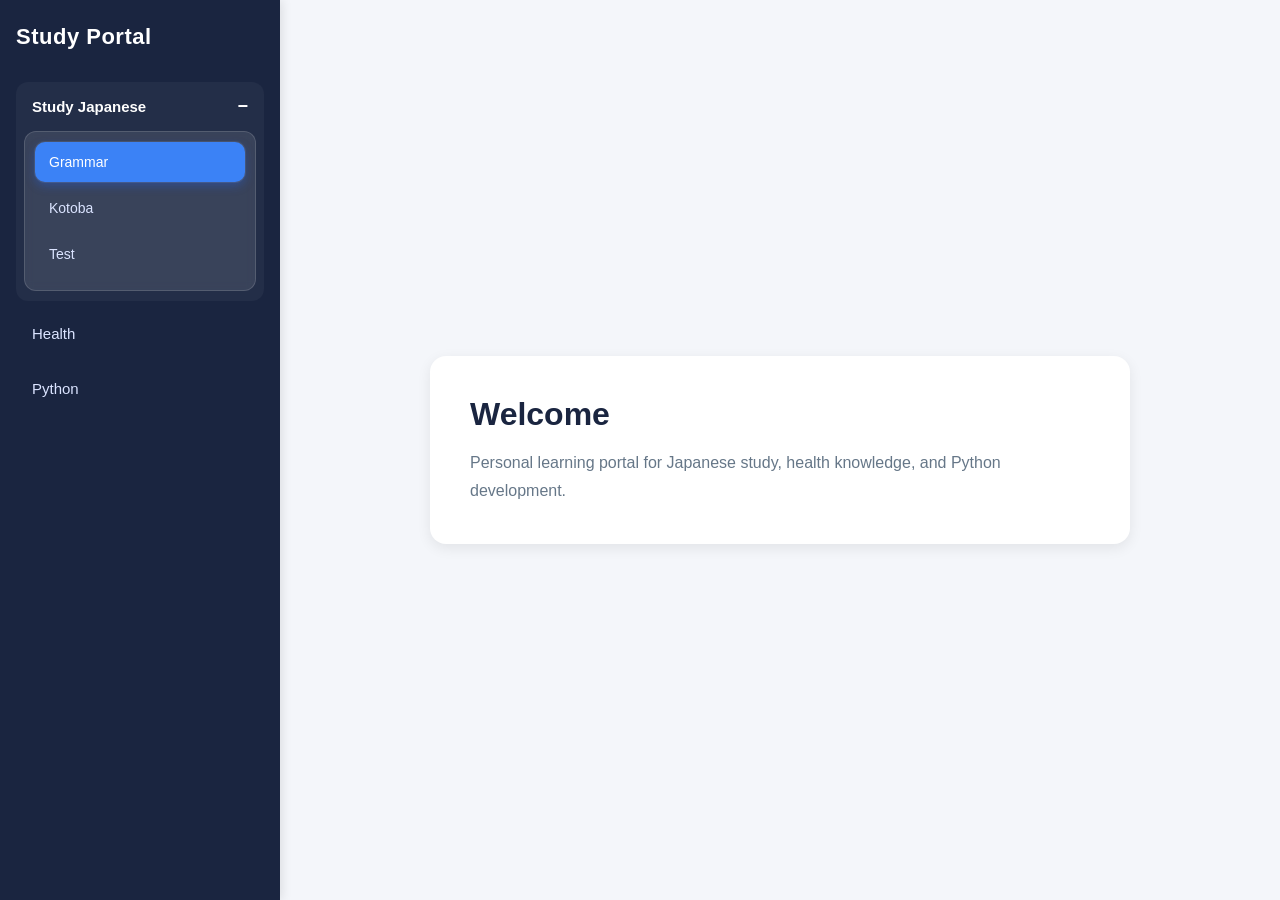
<file: index.html>
<!DOCTYPE html>
<html lang="en">
<head>
  <meta charset="UTF-8" />
  <meta name="viewport" content="width=device-width, initial-scale=1.0" />
  <meta name="theme-color" content="#1a2540">
  <title>Study Portal</title>
  <link rel="stylesheet" href="./css/index.css" />
</head>

<body>

  <div class="layout">

    <!-- Sidebar -->
    <aside class="sidebar">

      <div class="logo">
        Study Portal
      </div>

      <nav class="menu">

        <!-- Study Japanese -->
        <div class="menu-group">

          <button
            class="menu-toggle"
            onclick="toggleJapaneseMenu()"
          >
            <span>Study Japanese</span>

            <span
              class="toggle-icon"
              id="jpToggleIcon"
            >
              −
            </span>
          </button>

          <div
            class="submenu"
            id="jpSubmenu"
          >

            <a
              href="./JP_Study/jp_grammar_v1.html"
              class="active"
            >
              Grammar
            </a>

            <a
              href="./JP_Study/jp_kotoba_v1.html"
            >
              Kotoba
            </a>

            <a
              href="./JP_Study/jp_test_v1.html"
            >
              Test
            </a>

          </div>

        </div>

        <!-- Other -->
        <a href="#" class="menu-link">
          Health
        </a>

        <a href="#" class="menu-link">
          Python
        </a>
      </nav>

    </aside>

    <!-- Main content -->
    <main class="content">

      <div class="welcome-card">

        <h1>Welcome</h1>

        <p>
          Personal learning portal for Japanese study,
          health knowledge, and Python development.
        </p>

      </div>

    </main>

  </div>

  <script>

    function toggleJapaneseMenu(){

      const submenu = document.getElementById("jpSubmenu");
      const icon = document.getElementById("jpToggleIcon");

      if(submenu.style.display === "none"){
        submenu.style.display = "block";
        icon.textContent = "−";
      }else{
        submenu.style.display = "none";
        icon.textContent = "+";
      }
    }

  </script>

</body>
</html>
</file>
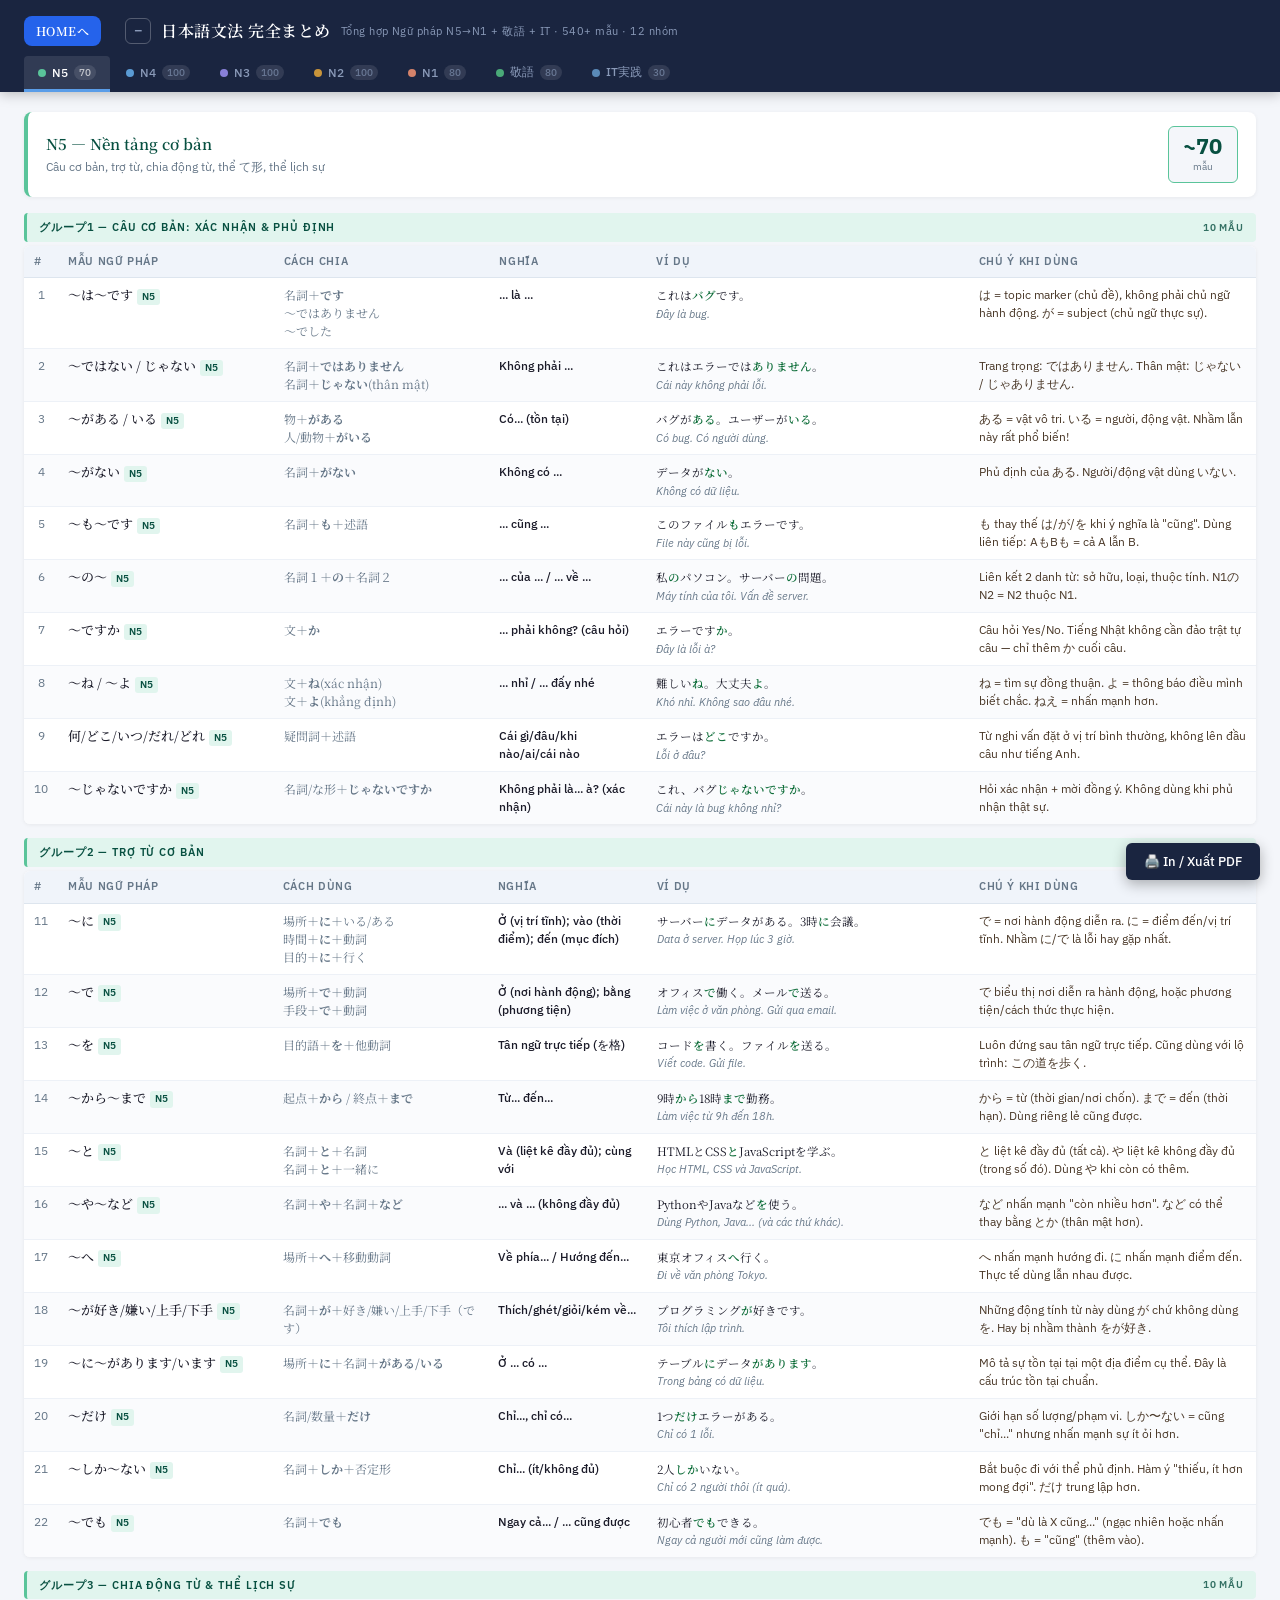
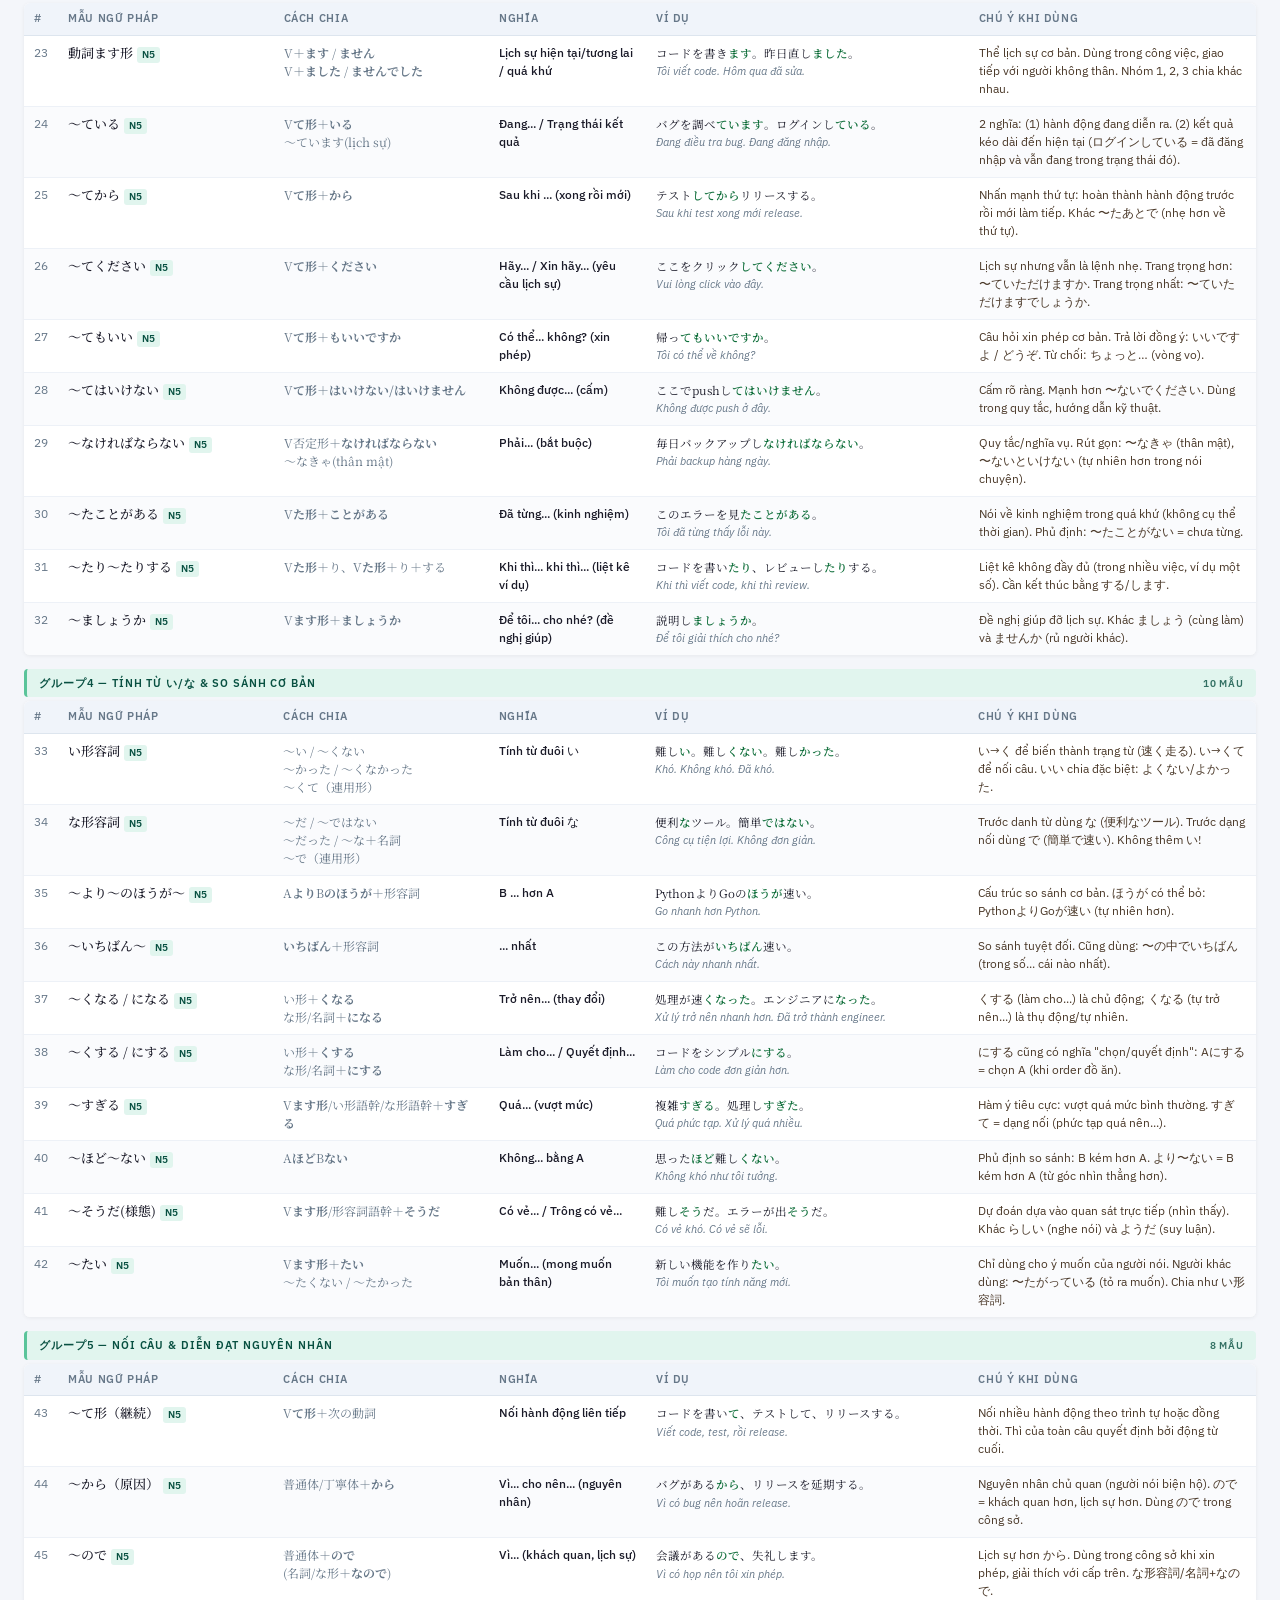
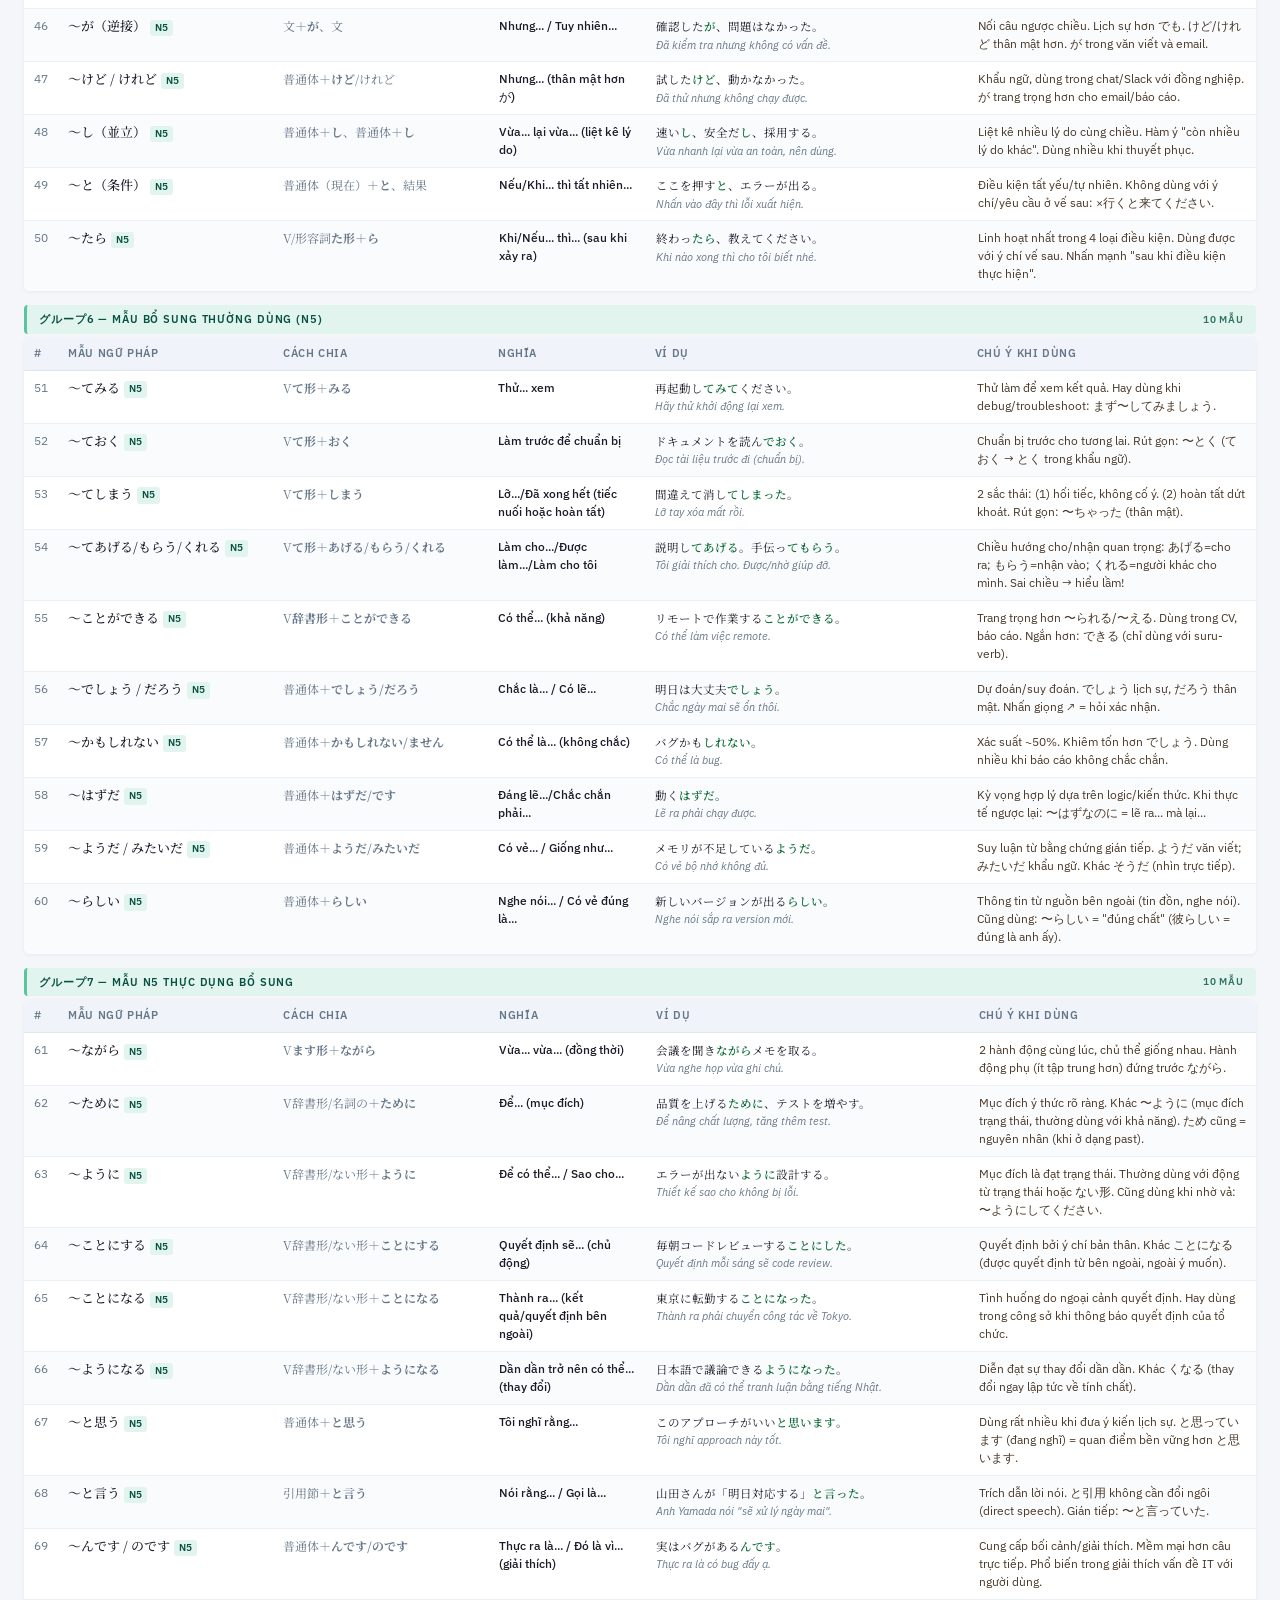
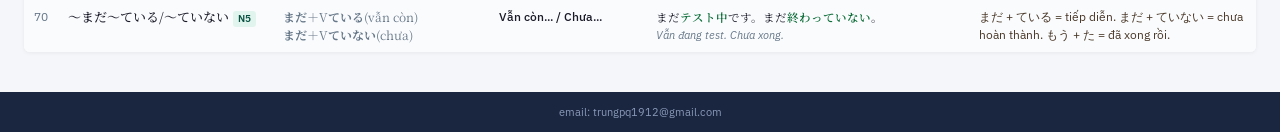
<file: JP_Study/jp_grammar_v1.html>
<!DOCTYPE html>
<html lang="ja">
<head>
<meta charset="UTF-8">
<meta name="viewport" content="width=device-width, initial-scale=1.0">
<meta name="theme-color" content="#1a2540">
<title>日本語文法まとめ — N5→N1 + 敬語</title>
<link rel="preconnect" href="https://fonts.googleapis.com">
<link href="https://fonts.googleapis.com/css2?family=Noto+Serif+JP:wght@400;500;600&family=Noto+Sans+JP:wght@400;500&family=IBM+Plex+Sans:wght@400;500;600&display=swap" rel="stylesheet">
<link rel="stylesheet" href="../css/grammar.css" />
</head>
<body>

<!-- ══════════ HEADER + TABS ══════════ -->
<div class="app-header">
  <div class="app-title">
    <a href="../index.html" class="home-link">HOMEへ</a>
    <button id="grammarCollapseBtn" onclick="toggleGrammarHeader()" title="Ẩn/hiện tabs" style="background:none;border:1px solid rgba(255,255,255,0.25);color:#8a9ab8;border-radius:6px;width:26px;height:26px;font-size:14px;font-weight:700;cursor:pointer;display:inline-flex;align-items:center;justify-content:center;transition:0.15s;margin-left:2px;flex-shrink:0">－</button>
    日本語文法 完全まとめ
    <small id="grammarSubtitle">Tổng hợp Ngữ pháp N5→N1 + 敬語 + IT · 540+ mẫu · 12 nhóm</small>
  </div>
  <div class="tab-bar" id="tabBar">
    <button class="tab-btn active" onclick="showTab('n5',this)"><span class="tab-dot" style="background:var(--n5br)"></span>N5 <span class="tab-count">70</span></button>
    <button class="tab-btn" onclick="showTab('n4',this)"><span class="tab-dot" style="background:var(--n4br)"></span>N4 <span class="tab-count">100</span></button>
    <button class="tab-btn" onclick="showTab('n3',this)"><span class="tab-dot" style="background:var(--n3br)"></span>N3 <span class="tab-count">100</span></button>
    <button class="tab-btn" onclick="showTab('n2',this)"><span class="tab-dot" style="background:var(--n2br)"></span>N2 <span class="tab-count">100</span></button>
    <button class="tab-btn" onclick="showTab('n1',this)"><span class="tab-dot" style="background:var(--n1br)"></span>N1 <span class="tab-count">80</span></button>
    <button class="tab-btn" onclick="showTab('keigo',this)"><span class="tab-dot" style="background:var(--kebr)"></span>敬語 <span class="tab-count">80</span></button>
    <button class="tab-btn" onclick="showTab('it',this)"><span class="tab-dot" style="background:var(--itbr)"></span>IT実践 <span class="tab-count">30</span></button>
  </div>
</div>

<!-- ══════════════════════════════════════════
     TAB: N5
══════════════════════════════════════════ -->
<div class="tab-panel active" id="tab-n5">
<div class="panel-intro" style="border-left-color:var(--n5br)">
  <div>
    <div class="panel-intro-title" style="color:var(--n5c)">N5 — Nền tảng cơ bản</div>
    <div class="panel-intro-desc">Câu cơ bản, trợ từ, chia động từ, thể て形, thể lịch sự</div>
  </div>
  <div class="panel-intro-count" style="border:1px solid var(--n5br)"><div class="num" style="color:var(--n5c)">~70</div><div class="lbl">mẫu</div></div>
</div>

<!-- N5 Group 1: Câu cơ bản -->
<div class="sh sh-n5">グループ1 — Câu cơ bản: Xác nhận & Phủ định<span class="sh-cnt">10 mẫu</span></div>
<table class="gt"><colgroup><col class="cw-num"><col class="cw-pat"><col class="cw-conj"><col class="cw-mean"><col class="cw-ex"><col class="cw-note"></colgroup>
<thead><tr><th>#</th><th>Mẫu ngữ pháp</th><th>Cách chia</th><th>Nghĩa</th><th>Ví dụ</th><th>Chú ý khi dùng</th></tr></thead>
<tbody>
<tr><td class="num">1</td><td><span class="pat">〜は〜です</span><span class="lv lv-n5">N5</span></td><td class="conj">名詞＋<b>です</b><br>～ではありません<br>～でした</td><td class="mean">... là ...</td><td><div class="ex-jp">これは<span class="hl">バグ</span>です。</div><div class="ex-vn">Đây là bug.</div></td><td class="note">は = topic marker (chủ đề), không phải chủ ngữ hành động. が = subject (chủ ngữ thực sự).</td></tr>
<tr><td class="num">2</td><td><span class="pat">〜ではない / じゃない</span><span class="lv lv-n5">N5</span></td><td class="conj">名詞＋<b>ではありません</b><br>名詞＋<b>じゃない</b>(thân mật)</td><td class="mean">Không phải ...</td><td><div class="ex-jp">これはエラーでは<span class="hl">ありません</span>。</div><div class="ex-vn">Cái này không phải lỗi.</div></td><td class="note">Trang trọng: ではありません. Thân mật: じゃない / じゃありません.</td></tr>
<tr><td class="num">3</td><td><span class="pat">〜がある / いる</span><span class="lv lv-n5">N5</span></td><td class="conj">物＋<b>がある</b><br>人/動物＋<b>がいる</b></td><td class="mean">Có... (tồn tại)</td><td><div class="ex-jp">バグが<span class="hl">ある</span>。ユーザーが<span class="hl">いる</span>。</div><div class="ex-vn">Có bug. Có người dùng.</div></td><td class="note">ある = vật vô tri. いる = người, động vật. Nhầm lẫn này rất phổ biến!</td></tr>
<tr><td class="num">4</td><td><span class="pat">〜がない</span><span class="lv lv-n5">N5</span></td><td class="conj">名詞＋<b>がない</b></td><td class="mean">Không có ...</td><td><div class="ex-jp">データが<span class="hl">ない</span>。</div><div class="ex-vn">Không có dữ liệu.</div></td><td class="note">Phủ định của ある. Người/động vật dùng いない.</td></tr>
<tr><td class="num">5</td><td><span class="pat">〜も〜です</span><span class="lv lv-n5">N5</span></td><td class="conj">名詞＋<b>も</b>＋述語</td><td class="mean">... cũng ...</td><td><div class="ex-jp">このファイル<span class="hl">も</span>エラーです。</div><div class="ex-vn">File này cũng bị lỗi.</div></td><td class="note">も thay thế は/が/を khi ý nghĩa là "cũng". Dùng liên tiếp: AもBも = cả A lẫn B.</td></tr>
<tr><td class="num">6</td><td><span class="pat">〜の〜</span><span class="lv lv-n5">N5</span></td><td class="conj">名詞１＋<b>の</b>＋名詞２</td><td class="mean">... của ... / ... về ...</td><td><div class="ex-jp">私<span class="hl">の</span>パソコン。サーバー<span class="hl">の</span>問題。</div><div class="ex-vn">Máy tính của tôi. Vấn đề server.</div></td><td class="note">Liên kết 2 danh từ: sở hữu, loại, thuộc tính. N1のN2 = N2 thuộc N1.</td></tr>
<tr><td class="num">7</td><td><span class="pat">〜ですか</span><span class="lv lv-n5">N5</span></td><td class="conj">文＋<b>か</b></td><td class="mean">... phải không? (câu hỏi)</td><td><div class="ex-jp">エラーです<span class="hl">か</span>。</div><div class="ex-vn">Đây là lỗi à?</div></td><td class="note">Câu hỏi Yes/No. Tiếng Nhật không cần đảo trật tự câu — chỉ thêm か cuối câu.</td></tr>
<tr><td class="num">8</td><td><span class="pat">〜ね / 〜よ</span><span class="lv lv-n5">N5</span></td><td class="conj">文＋<b>ね</b>(xác nhận)<br>文＋<b>よ</b>(khẳng định)</td><td class="mean">... nhỉ / ... đấy nhé</td><td><div class="ex-jp">難しい<span class="hl">ね</span>。大丈夫<span class="hl">よ</span>。</div><div class="ex-vn">Khó nhỉ. Không sao đâu nhé.</div></td><td class="note">ね = tìm sự đồng thuận. よ = thông báo điều mình biết chắc. ねえ = nhấn mạnh hơn.</td></tr>
<tr><td class="num">9</td><td><span class="pat">何/どこ/いつ/だれ/どれ</span><span class="lv lv-n5">N5</span></td><td class="conj">疑問詞＋述語</td><td class="mean">Cái gì/đâu/khi nào/ai/cái nào</td><td><div class="ex-jp">エラーは<span class="hl">どこ</span>ですか。</div><div class="ex-vn">Lỗi ở đâu?</div></td><td class="note">Từ nghi vấn đặt ở vị trí bình thường, không lên đầu câu như tiếng Anh.</td></tr>
<tr><td class="num">10</td><td><span class="pat">〜じゃないですか</span><span class="lv lv-n5">N5</span></td><td class="conj">名詞/な形＋<b>じゃないですか</b></td><td class="mean">Không phải là... à? (xác nhận)</td><td><div class="ex-jp">これ、バグ<span class="hl">じゃないですか</span>。</div><div class="ex-vn">Cái này là bug không nhỉ?</div></td><td class="note">Hỏi xác nhận + mời đồng ý. Không dùng khi phủ nhận thật sự.</td></tr>
</tbody></table>

<!-- N5 Group 2: Trợ từ -->
<div class="sh sh-n5">グループ2 — Trợ từ cơ bản<span class="sh-cnt">12 mẫu</span></div>
<table class="gt"><colgroup><col class="cw-num"><col class="cw-pat"><col class="cw-conj"><col class="cw-mean"><col class="cw-ex"><col class="cw-note"></colgroup>
<thead><tr><th>#</th><th>Mẫu ngữ pháp</th><th>Cách dùng</th><th>Nghĩa</th><th>Ví dụ</th><th>Chú ý khi dùng</th></tr></thead>
<tbody>
<tr><td class="num">11</td><td><span class="pat">〜に</span><span class="lv lv-n5">N5</span></td><td class="conj">場所＋<b>に</b>＋いる/ある<br>時間＋<b>に</b>＋動詞<br>目的＋<b>に</b>＋行く</td><td class="mean">Ở (vị trí tĩnh); vào (thời điểm); đến (mục đích)</td><td><div class="ex-jp">サーバー<span class="hl">に</span>データがある。3時<span class="hl">に</span>会議。</div><div class="ex-vn">Data ở server. Họp lúc 3 giờ.</div></td><td class="note">で = nơi hành động diễn ra. に = điểm đến/vị trí tĩnh. Nhầm に/で là lỗi hay gặp nhất.</td></tr>
<tr><td class="num">12</td><td><span class="pat">〜で</span><span class="lv lv-n5">N5</span></td><td class="conj">場所＋<b>で</b>＋動詞<br>手段＋<b>で</b>＋動詞</td><td class="mean">Ở (nơi hành động); bằng (phương tiện)</td><td><div class="ex-jp">オフィス<span class="hl">で</span>働く。メール<span class="hl">で</span>送る。</div><div class="ex-vn">Làm việc ở văn phòng. Gửi qua email.</div></td><td class="note">で biểu thị nơi diễn ra hành động, hoặc phương tiện/cách thức thực hiện.</td></tr>
<tr><td class="num">13</td><td><span class="pat">〜を</span><span class="lv lv-n5">N5</span></td><td class="conj">目的語＋<b>を</b>＋他動詞</td><td class="mean">Tân ngữ trực tiếp (を格)</td><td><div class="ex-jp">コード<span class="hl">を</span>書く。ファイル<span class="hl">を</span>送る。</div><div class="ex-vn">Viết code. Gửi file.</div></td><td class="note">Luôn đứng sau tân ngữ trực tiếp. Cũng dùng với lộ trình: この道を歩く.</td></tr>
<tr><td class="num">14</td><td><span class="pat">〜から〜まで</span><span class="lv lv-n5">N5</span></td><td class="conj">起点＋<b>から</b> / 終点＋<b>まで</b></td><td class="mean">Từ... đến...</td><td><div class="ex-jp">9時<span class="hl">から</span>18時<span class="hl">まで</span>勤務。</div><div class="ex-vn">Làm việc từ 9h đến 18h.</div></td><td class="note">から = từ (thời gian/nơi chốn). まで = đến (thời hạn). Dùng riêng lẻ cũng được.</td></tr>
<tr><td class="num">15</td><td><span class="pat">〜と</span><span class="lv lv-n5">N5</span></td><td class="conj">名詞＋<b>と</b>＋名詞<br>名詞＋<b>と</b>＋一緒に</td><td class="mean">Và (liệt kê đầy đủ); cùng với</td><td><div class="ex-jp">HTMLとCSS<span class="hl">と</span>JavaScriptを学ぶ。</div><div class="ex-vn">Học HTML, CSS và JavaScript.</div></td><td class="note">と liệt kê đầy đủ (tất cả). や liệt kê không đầy đủ (trong số đó). Dùng や khi còn có thêm.</td></tr>
<tr><td class="num">16</td><td><span class="pat">〜や〜など</span><span class="lv lv-n5">N5</span></td><td class="conj">名詞＋<b>や</b>＋名詞＋<b>など</b></td><td class="mean">... và ... (không đầy đủ)</td><td><div class="ex-jp">PythonやJavaなど<span class="hl">を</span>使う。</div><div class="ex-vn">Dùng Python, Java... (và các thứ khác).</div></td><td class="note">など nhấn mạnh "còn nhiều hơn". など có thể thay bằng とか (thân mật hơn).</td></tr>
<tr><td class="num">17</td><td><span class="pat">〜へ</span><span class="lv lv-n5">N5</span></td><td class="conj">場所＋<b>へ</b>＋移動動詞</td><td class="mean">Về phía... / Hướng đến...</td><td><div class="ex-jp">東京オフィス<span class="hl">へ</span>行く。</div><div class="ex-vn">Đi về văn phòng Tokyo.</div></td><td class="note">へ nhấn mạnh hướng đi. に nhấn mạnh điểm đến. Thực tế dùng lẫn nhau được.</td></tr>
<tr><td class="num">18</td><td><span class="pat">〜が好き/嫌い/上手/下手</span><span class="lv lv-n5">N5</span></td><td class="conj">名詞＋<b>が</b>＋好き/嫌い/上手/下手（です）</td><td class="mean">Thích/ghét/giỏi/kém về...</td><td><div class="ex-jp">プログラミング<span class="hl">が</span>好きです。</div><div class="ex-vn">Tôi thích lập trình.</div></td><td class="note">Những động tính từ này dùng が chứ không dùng を. Hay bị nhầm thành をが好き.</td></tr>
<tr><td class="num">19</td><td><span class="pat">〜に〜があります/います</span><span class="lv lv-n5">N5</span></td><td class="conj">場所＋<b>に</b>＋名詞＋<b>がある/いる</b></td><td class="mean">Ở ... có ...</td><td><div class="ex-jp">テーブル<span class="hl">に</span>データ<span class="hl">があります</span>。</div><div class="ex-vn">Trong bảng có dữ liệu.</div></td><td class="note">Mô tả sự tồn tại tại một địa điểm cụ thể. Đây là cấu trúc tồn tại chuẩn.</td></tr>
<tr><td class="num">20</td><td><span class="pat">〜だけ</span><span class="lv lv-n5">N5</span></td><td class="conj">名詞/数量＋<b>だけ</b></td><td class="mean">Chỉ..., chỉ có...</td><td><div class="ex-jp">1つ<span class="hl">だけ</span>エラーがある。</div><div class="ex-vn">Chỉ có 1 lỗi.</div></td><td class="note">Giới hạn số lượng/phạm vi. しか〜ない = cũng "chỉ..." nhưng nhấn mạnh sự ít ỏi hơn.</td></tr>
<tr><td class="num">21</td><td><span class="pat">〜しか〜ない</span><span class="lv lv-n5">N5</span></td><td class="conj">名詞＋<b>しか</b>＋否定形</td><td class="mean">Chỉ... (ít/không đủ)</td><td><div class="ex-jp">2人<span class="hl">しか</span>いない。</div><div class="ex-vn">Chỉ có 2 người thôi (ít quá).</div></td><td class="note">Bắt buộc đi với thể phủ định. Hàm ý "thiếu, ít hơn mong đợi". だけ trung lập hơn.</td></tr>
<tr><td class="num">22</td><td><span class="pat">〜でも</span><span class="lv lv-n5">N5</span></td><td class="conj">名詞＋<b>でも</b></td><td class="mean">Ngay cả... / ... cũng được</td><td><div class="ex-jp">初心者<span class="hl">でも</span>できる。</div><div class="ex-vn">Ngay cả người mới cũng làm được.</div></td><td class="note">でも = "dù là X cũng..." (ngạc nhiên hoặc nhấn mạnh). も = "cũng" (thêm vào).</td></tr>
</tbody></table>

<!-- N5 Group 3: Động từ cơ bản -->
<div class="sh sh-n5">グループ3 — Chia động từ & Thể lịch sự<span class="sh-cnt">10 mẫu</span></div>
<table class="gt"><colgroup><col class="cw-num"><col class="cw-pat"><col class="cw-conj"><col class="cw-mean"><col class="cw-ex"><col class="cw-note"></colgroup>
<thead><tr><th>#</th><th>Mẫu ngữ pháp</th><th>Cách chia</th><th>Nghĩa</th><th>Ví dụ</th><th>Chú ý khi dùng</th></tr></thead>
<tbody>
<tr><td class="num">23</td><td><span class="pat">動詞ます形</span><span class="lv lv-n5">N5</span></td><td class="conj">V＋<b>ます</b> / <b>ません</b><br>V＋<b>ました</b> / <b>ませんでした</b></td><td class="mean">Lịch sự hiện tại/tương lai / quá khứ</td><td><div class="ex-jp">コードを書き<span class="hl">ます</span>。昨日直し<span class="hl">ました</span>。</div><div class="ex-vn">Tôi viết code. Hôm qua đã sửa.</div></td><td class="note">Thể lịch sự cơ bản. Dùng trong công việc, giao tiếp với người không thân. Nhóm 1, 2, 3 chia khác nhau.</td></tr>
<tr><td class="num">24</td><td><span class="pat">〜ている</span><span class="lv lv-n5">N5</span></td><td class="conj">V<b>て形</b>＋<b>いる</b><br>〜ています(lịch sự)</td><td class="mean">Đang... / Trạng thái kết quả</td><td><div class="ex-jp">バグを調べ<span class="hl">ています</span>。ログインし<span class="hl">ている</span>。</div><div class="ex-vn">Đang điều tra bug. Đang đăng nhập.</div></td><td class="note">2 nghĩa: (1) hành động đang diễn ra. (2) kết quả kéo dài đến hiện tại (ログインしている = đã đăng nhập và vẫn đang trong trạng thái đó).</td></tr>
<tr><td class="num">25</td><td><span class="pat">〜てから</span><span class="lv lv-n5">N5</span></td><td class="conj">V<b>て形</b>＋<b>から</b></td><td class="mean">Sau khi ... (xong rồi mới)</td><td><div class="ex-jp">テスト<span class="hl">してから</span>リリースする。</div><div class="ex-vn">Sau khi test xong mới release.</div></td><td class="note">Nhấn mạnh thứ tự: hoàn thành hành động trước rồi mới làm tiếp. Khác 〜たあとで (nhẹ hơn về thứ tự).</td></tr>
<tr><td class="num">26</td><td><span class="pat">〜てください</span><span class="lv lv-n5">N5</span></td><td class="conj">V<b>て形</b>＋<b>ください</b></td><td class="mean">Hãy... / Xin hãy... (yêu cầu lịch sự)</td><td><div class="ex-jp">ここをクリック<span class="hl">してください</span>。</div><div class="ex-vn">Vui lòng click vào đây.</div></td><td class="note">Lịch sự nhưng vẫn là lệnh nhẹ. Trang trọng hơn: 〜ていただけますか. Trang trọng nhất: 〜ていただけますでしょうか.</td></tr>
<tr><td class="num">27</td><td><span class="pat">〜てもいい</span><span class="lv lv-n5">N5</span></td><td class="conj">V<b>て形</b>＋<b>もいいですか</b></td><td class="mean">Có thể... không? (xin phép)</td><td><div class="ex-jp">帰っ<span class="hl">てもいいですか</span>。</div><div class="ex-vn">Tôi có thể về không?</div></td><td class="note">Câu hỏi xin phép cơ bản. Trả lời đồng ý: いいですよ / どうぞ. Từ chối: ちょっと… (vòng vo).</td></tr>
<tr><td class="num">28</td><td><span class="pat">〜てはいけない</span><span class="lv lv-n5">N5</span></td><td class="conj">V<b>て形</b>＋<b>はいけない/はいけません</b></td><td class="mean">Không được... (cấm)</td><td><div class="ex-jp">ここでpushし<span class="hl">てはいけません</span>。</div><div class="ex-vn">Không được push ở đây.</div></td><td class="note">Cấm rõ ràng. Mạnh hơn 〜ないでください. Dùng trong quy tắc, hướng dẫn kỹ thuật.</td></tr>
<tr><td class="num">29</td><td><span class="pat">〜なければならない</span><span class="lv lv-n5">N5</span></td><td class="conj">V否定形＋<b>なければならない</b><br>〜なきゃ(thân mật)</td><td class="mean">Phải... (bắt buộc)</td><td><div class="ex-jp">毎日バックアップし<span class="hl">なければならない</span>。</div><div class="ex-vn">Phải backup hàng ngày.</div></td><td class="note">Quy tắc/nghĩa vụ. Rút gọn: 〜なきゃ (thân mật), 〜ないといけない (tự nhiên hơn trong nói chuyện).</td></tr>
<tr><td class="num">30</td><td><span class="pat">〜たことがある</span><span class="lv lv-n5">N5</span></td><td class="conj">V<b>た形</b>＋<b>ことがある</b></td><td class="mean">Đã từng... (kinh nghiệm)</td><td><div class="ex-jp">このエラーを見<span class="hl">たことがある</span>。</div><div class="ex-vn">Tôi đã từng thấy lỗi này.</div></td><td class="note">Nói về kinh nghiệm trong quá khứ (không cụ thể thời gian). Phủ định: 〜たことがない = chưa từng.</td></tr>
<tr><td class="num">31</td><td><span class="pat">〜たり〜たりする</span><span class="lv lv-n5">N5</span></td><td class="conj">V<b>た形</b>＋り、V<b>た形</b>＋り＋する</td><td class="mean">Khi thì... khi thì... (liệt kê ví dụ)</td><td><div class="ex-jp">コードを書い<span class="hl">たり</span>、レビューし<span class="hl">たり</span>する。</div><div class="ex-vn">Khi thì viết code, khi thì review.</div></td><td class="note">Liệt kê không đầy đủ (trong nhiều việc, ví dụ một số). Cần kết thúc bằng する/します.</td></tr>
<tr><td class="num">32</td><td><span class="pat">〜ましょうか</span><span class="lv lv-n5">N5</span></td><td class="conj">V<b>ます形</b>＋<b>ましょうか</b></td><td class="mean">Để tôi... cho nhé? (đề nghị giúp)</td><td><div class="ex-jp">説明し<span class="hl">ましょうか</span>。</div><div class="ex-vn">Để tôi giải thích cho nhé?</div></td><td class="note">Đề nghị giúp đỡ lịch sự. Khác ましょう (cùng làm) và ませんか (rủ người khác).</td></tr>
</tbody></table>

<!-- N5 Group 4: Tính từ & Trạng thái -->
<div class="sh sh-n5">グループ4 — Tính từ い/な & So sánh cơ bản<span class="sh-cnt">10 mẫu</span></div>
<table class="gt"><colgroup><col class="cw-num"><col class="cw-pat"><col class="cw-conj"><col class="cw-mean"><col class="cw-ex"><col class="cw-note"></colgroup>
<thead><tr><th>#</th><th>Mẫu ngữ pháp</th><th>Cách chia</th><th>Nghĩa</th><th>Ví dụ</th><th>Chú ý khi dùng</th></tr></thead>
<tbody>
<tr><td class="num">33</td><td><span class="pat">い形容詞</span><span class="lv lv-n5">N5</span></td><td class="conj">〜い / 〜くない<br>〜かった / 〜くなかった<br>〜くて（連用形）</td><td class="mean">Tính từ đuôi い</td><td><div class="ex-jp">難し<span class="hl">い</span>。難し<span class="hl">くない</span>。難し<span class="hl">かった</span>。</div><div class="ex-vn">Khó. Không khó. Đã khó.</div></td><td class="note">い→く để biến thành trạng từ (速く走る). い→くて để nối câu. いい chia đặc biệt: よくない/よかった.</td></tr>
<tr><td class="num">34</td><td><span class="pat">な形容詞</span><span class="lv lv-n5">N5</span></td><td class="conj">〜だ / 〜ではない<br>〜だった / 〜な＋名詞<br>〜で（連用形）</td><td class="mean">Tính từ đuôi な</td><td><div class="ex-jp">便利<span class="hl">な</span>ツール。簡単<span class="hl">ではない</span>。</div><div class="ex-vn">Công cụ tiện lợi. Không đơn giản.</div></td><td class="note">Trước danh từ dùng な (便利なツール). Trước dạng nối dùng で (簡単で速い). Không thêm い!</td></tr>
<tr><td class="num">35</td><td><span class="pat">〜より〜のほうが〜</span><span class="lv lv-n5">N5</span></td><td class="conj">A<b>より</b>B<b>のほうが</b>＋形容詞</td><td class="mean">B ... hơn A</td><td><div class="ex-jp">PythonよりGoの<span class="hl">ほうが</span>速い。</div><div class="ex-vn">Go nhanh hơn Python.</div></td><td class="note">Cấu trúc so sánh cơ bản. ほうが có thể bỏ: PythonよりGoが速い (tự nhiên hơn).</td></tr>
<tr><td class="num">36</td><td><span class="pat">〜いちばん〜</span><span class="lv lv-n5">N5</span></td><td class="conj"><b>いちばん</b>＋形容詞</td><td class="mean">... nhất</td><td><div class="ex-jp">この方法が<span class="hl">いちばん</span>速い。</div><div class="ex-vn">Cách này nhanh nhất.</div></td><td class="note">So sánh tuyệt đối. Cũng dùng: 〜の中でいちばん (trong số... cái nào nhất).</td></tr>
<tr><td class="num">37</td><td><span class="pat">〜くなる / になる</span><span class="lv lv-n5">N5</span></td><td class="conj">い形＋<b>くなる</b><br>な形/名詞＋<b>になる</b></td><td class="mean">Trở nên... (thay đổi)</td><td><div class="ex-jp">処理が速<span class="hl">くなった</span>。エンジニアに<span class="hl">なった</span>。</div><div class="ex-vn">Xử lý trở nên nhanh hơn. Đã trở thành engineer.</div></td><td class="note">くする (làm cho...) là chủ động; くなる (tự trở nên...) là thụ động/tự nhiên.</td></tr>
<tr><td class="num">38</td><td><span class="pat">〜くする / にする</span><span class="lv lv-n5">N5</span></td><td class="conj">い形＋<b>くする</b><br>な形/名詞＋<b>にする</b></td><td class="mean">Làm cho... / Quyết định...</td><td><div class="ex-jp">コードをシンプル<span class="hl">にする</span>。</div><div class="ex-vn">Làm cho code đơn giản hơn.</div></td><td class="note">にする cũng có nghĩa "chọn/quyết định": Aにする = chọn A (khi order đồ ăn).</td></tr>
<tr><td class="num">39</td><td><span class="pat">〜すぎる</span><span class="lv lv-n5">N5</span></td><td class="conj">V<b>ます形</b>/い形語幹/な形語幹＋<b>すぎる</b></td><td class="mean">Quá... (vượt mức)</td><td><div class="ex-jp">複雑<span class="hl">すぎる</span>。処理し<span class="hl">すぎた</span>。</div><div class="ex-vn">Quá phức tạp. Xử lý quá nhiều.</div></td><td class="note">Hàm ý tiêu cực: vượt quá mức bình thường. すぎて = dạng nối (phức tạp quá nên...).</td></tr>
<tr><td class="num">40</td><td><span class="pat">〜ほど〜ない</span><span class="lv lv-n5">N5</span></td><td class="conj">A<b>ほど</b>B<b>ない</b></td><td class="mean">Không... bằng A</td><td><div class="ex-jp">思った<span class="hl">ほど</span>難し<span class="hl">くない</span>。</div><div class="ex-vn">Không khó như tôi tưởng.</div></td><td class="note">Phủ định so sánh: B kém hơn A. より〜ない = B kém hơn A (từ góc nhìn thẳng hơn).</td></tr>
<tr><td class="num">41</td><td><span class="pat">〜そうだ(様態)</span><span class="lv lv-n5">N5</span></td><td class="conj">V<b>ます形</b>/形容詞語幹＋<b>そうだ</b></td><td class="mean">Có vẻ... / Trông có vẻ...</td><td><div class="ex-jp">難し<span class="hl">そう</span>だ。エラーが出<span class="hl">そう</span>だ。</div><div class="ex-vn">Có vẻ khó. Có vẻ sẽ lỗi.</div></td><td class="note">Dự đoán dựa vào quan sát trực tiếp (nhìn thấy). Khác らしい (nghe nói) và ようだ (suy luận).</td></tr>
<tr><td class="num">42</td><td><span class="pat">〜たい</span><span class="lv lv-n5">N5</span></td><td class="conj">V<b>ます形</b>＋<b>たい</b><br>〜たくない / 〜たかった</td><td class="mean">Muốn... (mong muốn bản thân)</td><td><div class="ex-jp">新しい機能を作り<span class="hl">たい</span>。</div><div class="ex-vn">Tôi muốn tạo tính năng mới.</div></td><td class="note">Chỉ dùng cho ý muốn của người nói. Người khác dùng: 〜たがっている (tỏ ra muốn). Chia như い形容詞.</td></tr>
</tbody></table>

<!-- N5 Group 5: Nối câu -->
<div class="sh sh-n5">グループ5 — Nối câu & Diễn đạt nguyên nhân<span class="sh-cnt">8 mẫu</span></div>
<table class="gt"><colgroup><col class="cw-num"><col class="cw-pat"><col class="cw-conj"><col class="cw-mean"><col class="cw-ex"><col class="cw-note"></colgroup>
<thead><tr><th>#</th><th>Mẫu ngữ pháp</th><th>Cách chia</th><th>Nghĩa</th><th>Ví dụ</th><th>Chú ý khi dùng</th></tr></thead>
<tbody>
<tr><td class="num">43</td><td><span class="pat">〜て形（継続）</span><span class="lv lv-n5">N5</span></td><td class="conj">V<b>て形</b>＋次の動詞</td><td class="mean">Nối hành động liên tiếp</td><td><div class="ex-jp">コードを書い<span class="hl">て</span>、テストして、リリースする。</div><div class="ex-vn">Viết code, test, rồi release.</div></td><td class="note">Nối nhiều hành động theo trình tự hoặc đồng thời. Thì của toàn câu quyết định bởi động từ cuối.</td></tr>
<tr><td class="num">44</td><td><span class="pat">〜から（原因）</span><span class="lv lv-n5">N5</span></td><td class="conj">普通体/丁寧体＋<b>から</b></td><td class="mean">Vì... cho nên... (nguyên nhân)</td><td><div class="ex-jp">バグがある<span class="hl">から</span>、リリースを延期する。</div><div class="ex-vn">Vì có bug nên hoãn release.</div></td><td class="note">Nguyên nhân chủ quan (người nói biện hộ). ので = khách quan hơn, lịch sự hơn. Dùng ので trong công sở.</td></tr>
<tr><td class="num">45</td><td><span class="pat">〜ので</span><span class="lv lv-n5">N5</span></td><td class="conj">普通体＋<b>ので</b><br>(名詞/な形＋<b>なので</b>)</td><td class="mean">Vì... (khách quan, lịch sự)</td><td><div class="ex-jp">会議がある<span class="hl">ので</span>、失礼します。</div><div class="ex-vn">Vì có họp nên tôi xin phép.</div></td><td class="note">Lịch sự hơn から. Dùng trong công sở khi xin phép, giải thích với cấp trên. な形容詞/名詞+なので.</td></tr>
<tr><td class="num">46</td><td><span class="pat">〜が（逆接）</span><span class="lv lv-n5">N5</span></td><td class="conj">文＋<b>が</b>、文</td><td class="mean">Nhưng... / Tuy nhiên...</td><td><div class="ex-jp">確認した<span class="hl">が</span>、問題はなかった。</div><div class="ex-vn">Đã kiểm tra nhưng không có vấn đề.</div></td><td class="note">Nối câu ngược chiều. Lịch sự hơn でも. けど/けれど thân mật hơn. が trong văn viết và email.</td></tr>
<tr><td class="num">47</td><td><span class="pat">〜けど / けれど</span><span class="lv lv-n5">N5</span></td><td class="conj">普通体＋<b>けど</b>/けれど</td><td class="mean">Nhưng... (thân mật hơn が)</td><td><div class="ex-jp">試した<span class="hl">けど</span>、動かなかった。</div><div class="ex-vn">Đã thử nhưng không chạy được.</div></td><td class="note">Khẩu ngữ, dùng trong chat/Slack với đồng nghiệp. が trang trọng hơn cho email/báo cáo.</td></tr>
<tr><td class="num">48</td><td><span class="pat">〜し（並立）</span><span class="lv lv-n5">N5</span></td><td class="conj">普通体＋<b>し</b>、普通体＋<b>し</b></td><td class="mean">Vừa... lại vừa... (liệt kê lý do)</td><td><div class="ex-jp">速い<span class="hl">し</span>、安全だ<span class="hl">し</span>、採用する。</div><div class="ex-vn">Vừa nhanh lại vừa an toàn, nên dùng.</div></td><td class="note">Liệt kê nhiều lý do cùng chiều. Hàm ý "còn nhiều lý do khác". Dùng nhiều khi thuyết phục.</td></tr>
<tr><td class="num">49</td><td><span class="pat">〜と（条件）</span><span class="lv lv-n5">N5</span></td><td class="conj">普通体（現在）＋<b>と</b>、結果</td><td class="mean">Nếu/Khi... thì tất nhiên...</td><td><div class="ex-jp">ここを押す<span class="hl">と</span>、エラーが出る。</div><div class="ex-vn">Nhấn vào đây thì lỗi xuất hiện.</div></td><td class="note">Điều kiện tất yếu/tự nhiên. Không dùng với ý chí/yêu cầu ở vế sau: ×行くと来てください.</td></tr>
<tr><td class="num">50</td><td><span class="pat">〜たら</span><span class="lv lv-n5">N5</span></td><td class="conj">V/形容詞<b>た形</b>＋<b>ら</b></td><td class="mean">Khi/Nếu... thì... (sau khi xảy ra)</td><td><div class="ex-jp">終わっ<span class="hl">たら</span>、教えてください。</div><div class="ex-vn">Khi nào xong thì cho tôi biết nhé.</div></td><td class="note">Linh hoạt nhất trong 4 loại điều kiện. Dùng được với ý chí vế sau. Nhấn mạnh "sau khi điều kiện thực hiện".</td></tr>
</tbody></table>

<!-- N5 Group 6: Thêm -->
<div class="sh sh-n5">グループ6 — Mẫu bổ sung thường dùng (N5)<span class="sh-cnt">10 mẫu</span></div>
<table class="gt"><colgroup><col class="cw-num"><col class="cw-pat"><col class="cw-conj"><col class="cw-mean"><col class="cw-ex"><col class="cw-note"></colgroup>
<thead><tr><th>#</th><th>Mẫu ngữ pháp</th><th>Cách chia</th><th>Nghĩa</th><th>Ví dụ</th><th>Chú ý khi dùng</th></tr></thead>
<tbody>
<tr><td class="num">51</td><td><span class="pat">〜てみる</span><span class="lv lv-n5">N5</span></td><td class="conj">V<b>て形</b>＋<b>みる</b></td><td class="mean">Thử... xem</td><td><div class="ex-jp">再起動し<span class="hl">てみて</span>ください。</div><div class="ex-vn">Hãy thử khởi động lại xem.</div></td><td class="note">Thử làm để xem kết quả. Hay dùng khi debug/troubleshoot: まず〜してみましょう.</td></tr>
<tr><td class="num">52</td><td><span class="pat">〜ておく</span><span class="lv lv-n5">N5</span></td><td class="conj">V<b>て形</b>＋<b>おく</b></td><td class="mean">Làm trước để chuẩn bị</td><td><div class="ex-jp">ドキュメントを読ん<span class="hl">でおく</span>。</div><div class="ex-vn">Đọc tài liệu trước đi (chuẩn bị).</div></td><td class="note">Chuẩn bị trước cho tương lai. Rút gọn: 〜とく (ておく → とく trong khẩu ngữ).</td></tr>
<tr><td class="num">53</td><td><span class="pat">〜てしまう</span><span class="lv lv-n5">N5</span></td><td class="conj">V<b>て形</b>＋<b>しまう</b></td><td class="mean">Lỡ.../Đã xong hết (tiếc nuối hoặc hoàn tất)</td><td><div class="ex-jp">間違えて消し<span class="hl">てしまった</span>。</div><div class="ex-vn">Lỡ tay xóa mất rồi.</div></td><td class="note">2 sắc thái: (1) hối tiếc, không cố ý. (2) hoàn tất dứt khoát. Rút gọn: 〜ちゃった (thân mật).</td></tr>
<tr><td class="num">54</td><td><span class="pat">〜てあげる/もらう/くれる</span><span class="lv lv-n5">N5</span></td><td class="conj">V<b>て形</b>＋<b>あげる/もらう/くれる</b></td><td class="mean">Làm cho.../Được làm.../Làm cho tôi</td><td><div class="ex-jp">説明し<span class="hl">てあげる</span>。手伝っ<span class="hl">てもらう</span>。</div><div class="ex-vn">Tôi giải thích cho. Được/nhờ giúp đỡ.</div></td><td class="note">Chiều hướng cho/nhận quan trọng: あげる=cho ra; もらう=nhận vào; くれる=người khác cho mình. Sai chiều → hiểu lầm!</td></tr>
<tr><td class="num">55</td><td><span class="pat">〜ことができる</span><span class="lv lv-n5">N5</span></td><td class="conj">V<b>辞書形</b>＋<b>ことができる</b></td><td class="mean">Có thể... (khả năng)</td><td><div class="ex-jp">リモートで作業する<span class="hl">ことができる</span>。</div><div class="ex-vn">Có thể làm việc remote.</div></td><td class="note">Trang trọng hơn 〜られる/〜える. Dùng trong CV, báo cáo. Ngắn hơn: できる (chỉ dùng với suru-verb).</td></tr>
<tr><td class="num">56</td><td><span class="pat">〜でしょう / だろう</span><span class="lv lv-n5">N5</span></td><td class="conj">普通体＋<b>でしょう/だろう</b></td><td class="mean">Chắc là... / Có lẽ...</td><td><div class="ex-jp">明日は大丈夫<span class="hl">でしょう</span>。</div><div class="ex-vn">Chắc ngày mai sẽ ổn thôi.</div></td><td class="note">Dự đoán/suy đoán. でしょう lịch sự, だろう thân mật. Nhấn giọng ↗ = hỏi xác nhận.</td></tr>
<tr><td class="num">57</td><td><span class="pat">〜かもしれない</span><span class="lv lv-n5">N5</span></td><td class="conj">普通体＋<b>かもしれない/ません</b></td><td class="mean">Có thể là... (không chắc)</td><td><div class="ex-jp">バグかも<span class="hl">しれない</span>。</div><div class="ex-vn">Có thể là bug.</div></td><td class="note">Xác suất ~50%. Khiêm tốn hơn でしょう. Dùng nhiều khi báo cáo không chắc chắn.</td></tr>
<tr><td class="num">58</td><td><span class="pat">〜はずだ</span><span class="lv lv-n5">N5</span></td><td class="conj">普通体＋<b>はずだ/です</b></td><td class="mean">Đáng lẽ.../Chắc chắn phải...</td><td><div class="ex-jp">動く<span class="hl">はずだ</span>。</div><div class="ex-vn">Lẽ ra phải chạy được.</div></td><td class="note">Kỳ vọng hợp lý dựa trên logic/kiến thức. Khi thực tế ngược lại: 〜はずなのに = lẽ ra... mà lại...</td></tr>
<tr><td class="num">59</td><td><span class="pat">〜ようだ / みたいだ</span><span class="lv lv-n5">N5</span></td><td class="conj">普通体＋<b>ようだ/みたいだ</b></td><td class="mean">Có vẻ... / Giống như...</td><td><div class="ex-jp">メモリが不足している<span class="hl">ようだ</span>。</div><div class="ex-vn">Có vẻ bộ nhớ không đủ.</div></td><td class="note">Suy luận từ bằng chứng gián tiếp. ようだ văn viết; みたいだ khẩu ngữ. Khác そうだ (nhìn trực tiếp).</td></tr>
<tr><td class="num">60</td><td><span class="pat">〜らしい</span><span class="lv lv-n5">N5</span></td><td class="conj">普通体＋<b>らしい</b></td><td class="mean">Nghe nói... / Có vẻ đúng là...</td><td><div class="ex-jp">新しいバージョンが出る<span class="hl">らしい</span>。</div><div class="ex-vn">Nghe nói sắp ra version mới.</div></td><td class="note">Thông tin từ nguồn bên ngoài (tin đồn, nghe nói). Cũng dùng: 〜らしい = "đúng chất" (彼らしい = đúng là anh ấy).</td></tr>
</tbody></table>

<!-- N5 Group 7 -->
<div class="sh sh-n5">グループ7 — Mẫu N5 thực dụng bổ sung<span class="sh-cnt">10 mẫu</span></div>
<table class="gt"><colgroup><col class="cw-num"><col class="cw-pat"><col class="cw-conj"><col class="cw-mean"><col class="cw-ex"><col class="cw-note"></colgroup>
<thead><tr><th>#</th><th>Mẫu ngữ pháp</th><th>Cách chia</th><th>Nghĩa</th><th>Ví dụ</th><th>Chú ý khi dùng</th></tr></thead>
<tbody>
<tr><td class="num">61</td><td><span class="pat">〜ながら</span><span class="lv lv-n5">N5</span></td><td class="conj">V<b>ます形</b>＋<b>ながら</b></td><td class="mean">Vừa... vừa... (đồng thời)</td><td><div class="ex-jp">会議を聞き<span class="hl">ながら</span>メモを取る。</div><div class="ex-vn">Vừa nghe họp vừa ghi chú.</div></td><td class="note">2 hành động cùng lúc, chủ thể giống nhau. Hành động phụ (ít tập trung hơn) đứng trước ながら.</td></tr>
<tr><td class="num">62</td><td><span class="pat">〜ために</span><span class="lv lv-n5">N5</span></td><td class="conj">V辞書形/名詞の＋<b>ために</b></td><td class="mean">Để... (mục đích)</td><td><div class="ex-jp">品質を上げる<span class="hl">ために</span>、テストを増やす。</div><div class="ex-vn">Để nâng chất lượng, tăng thêm test.</div></td><td class="note">Mục đích ý thức rõ ràng. Khác 〜ように (mục đích trạng thái, thường dùng với khả năng). ため cũng = nguyên nhân (khi ở dạng past).</td></tr>
<tr><td class="num">63</td><td><span class="pat">〜ように</span><span class="lv lv-n5">N5</span></td><td class="conj">V辞書形/ない形＋<b>ように</b></td><td class="mean">Để có thể... / Sao cho...</td><td><div class="ex-jp">エラーが出ない<span class="hl">ように</span>設計する。</div><div class="ex-vn">Thiết kế sao cho không bị lỗi.</div></td><td class="note">Mục đích là đạt trạng thái. Thường dùng với động từ trạng thái hoặc ない形. Cũng dùng khi nhờ vả: 〜ようにしてください.</td></tr>
<tr><td class="num">64</td><td><span class="pat">〜ことにする</span><span class="lv lv-n5">N5</span></td><td class="conj">V辞書形/ない形＋<b>ことにする</b></td><td class="mean">Quyết định sẽ... (chủ động)</td><td><div class="ex-jp">毎朝コードレビューする<span class="hl">ことにした</span>。</div><div class="ex-vn">Quyết định mỗi sáng sẽ code review.</div></td><td class="note">Quyết định bởi ý chí bản thân. Khác ことになる (được quyết định từ bên ngoài, ngoài ý muốn).</td></tr>
<tr><td class="num">65</td><td><span class="pat">〜ことになる</span><span class="lv lv-n5">N5</span></td><td class="conj">V辞書形/ない形＋<b>ことになる</b></td><td class="mean">Thành ra... (kết quả/quyết định bên ngoài)</td><td><div class="ex-jp">東京に転勤する<span class="hl">ことになった</span>。</div><div class="ex-vn">Thành ra phải chuyển công tác về Tokyo.</div></td><td class="note">Tình huống do ngoại cảnh quyết định. Hay dùng trong công sở khi thông báo quyết định của tổ chức.</td></tr>
<tr><td class="num">66</td><td><span class="pat">〜ようになる</span><span class="lv lv-n5">N5</span></td><td class="conj">V辞書形/ない形＋<b>ようになる</b></td><td class="mean">Dần dần trở nên có thể... (thay đổi)</td><td><div class="ex-jp">日本語で議論できる<span class="hl">ようになった</span>。</div><div class="ex-vn">Dần dần đã có thể tranh luận bằng tiếng Nhật.</div></td><td class="note">Diễn đạt sự thay đổi dần dần. Khác くなる (thay đổi ngay lập tức về tính chất).</td></tr>
<tr><td class="num">67</td><td><span class="pat">〜と思う</span><span class="lv lv-n5">N5</span></td><td class="conj">普通体＋<b>と思う</b></td><td class="mean">Tôi nghĩ rằng...</td><td><div class="ex-jp">このアプローチがいい<span class="hl">と思います</span>。</div><div class="ex-vn">Tôi nghĩ approach này tốt.</div></td><td class="note">Dùng rất nhiều khi đưa ý kiến lịch sự. と思っています (đang nghĩ) = quan điểm bền vững hơn と思います.</td></tr>
<tr><td class="num">68</td><td><span class="pat">〜と言う</span><span class="lv lv-n5">N5</span></td><td class="conj">引用節＋<b>と言う</b></td><td class="mean">Nói rằng... / Gọi là...</td><td><div class="ex-jp">山田さんが「明日対応する」<span class="hl">と言った</span>。</div><div class="ex-vn">Anh Yamada nói "sẽ xử lý ngày mai".</div></td><td class="note">Trích dẫn lời nói. と引用 không cần đổi ngôi (direct speech). Gián tiếp: 〜と言っていた.</td></tr>
<tr><td class="num">69</td><td><span class="pat">〜んです / のです</span><span class="lv lv-n5">N5</span></td><td class="conj">普通体＋<b>んです/のです</b></td><td class="mean">Thực ra là... / Đó là vì... (giải thích)</td><td><div class="ex-jp">実はバグがある<span class="hl">んです</span>。</div><div class="ex-vn">Thực ra là có bug đấy ạ.</div></td><td class="note">Cung cấp bối cảnh/giải thích. Mềm mại hơn câu trực tiếp. Phổ biến trong giải thích vấn đề IT với người dùng.</td></tr>
<tr><td class="num">70</td><td><span class="pat">〜まだ〜ている/〜ていない</span><span class="lv lv-n5">N5</span></td><td class="conj"><b>まだ</b>＋V<b>ている</b>(vẫn còn)<br><b>まだ</b>＋V<b>ていない</b>(chưa)</td><td class="mean">Vẫn còn... / Chưa...</td><td><div class="ex-jp">まだ<span class="hl">テスト中</span>です。まだ<span class="hl">終わっていない</span>。</div><div class="ex-vn">Vẫn đang test. Chưa xong.</div></td><td class="note">まだ + ている = tiếp diễn. まだ + ていない = chưa hoàn thành. もう + た = đã xong rồi.</td></tr>
</tbody></table>

</div><!-- end tab-n5 -->

<!-- ══════════════════════════════════════════
     PROGRESS MARKER — PART 1 COMPLETE
     N5: 70 mẫu ✓ | Tiếp theo: N4
══════════════════════════════════════════ -->

<!-- ══════════════════════════════════════════
     TAB: N4 (placeholder — sẽ thêm ở phần 2)
══════════════════════════════════════════ -->
<div class="tab-panel" id="tab-n4">
<div class="panel-intro" style="border-left-color:var(--n4br)">
  <div>
    <div class="panel-intro-title" style="color:var(--n4c)">N4 — Mở rộng cơ bản</div>
    <div class="panel-intro-desc">Passive/Causative, điều kiện nâng cao, kính ngữ sơ cấp, mẫu văn phòng</div>
  </div>
  <div class="panel-intro-count" style="border:1px solid var(--n4br)"><div class="num" style="color:var(--n4c)">100</div><div class="lbl">mẫu</div></div>
</div>

<!-- N4 Group 1: Thể bị động -->
<div class="sh sh-n4">グループ1 — Thể bị động (受身形) &amp; Thể sai khiến (使役形)<span class="sh-cnt">12 mẫu</span></div>
<table class="gt"><colgroup><col class="cw-num"><col class="cw-pat"><col class="cw-conj"><col class="cw-mean"><col class="cw-ex"><col class="cw-note"></colgroup>
<thead><tr><th>#</th><th>Mẫu ngữ pháp</th><th>Cách chia</th><th>Nghĩa</th><th>Ví dụ</th><th>Chú ý khi dùng</th></tr></thead>
<tbody>
<tr><td class="num">71</td><td><span class="pat">〜られる（受身）</span><span class="lv lv-n4">N4</span></td><td class="conj">G1: u→areru<br>G2: る→られる<br>する→される</td><td class="mean">Bị... (bị động trực tiếp)</td><td><div class="ex-jp">コードが上司に<span class="hl">レビューされた</span>。</div><div class="ex-vn">Code bị sếp review.</div></td><td class="note">Chủ thể gây ra hành động dùng に. Bị động gián tiếp (bị thiệt): 財布を盗まれた (bị mất ví). Trang trọng trong văn bản: 〜が行われた.</td></tr>
<tr><td class="num">72</td><td><span class="pat">〜される（受身 suru）</span><span class="lv lv-n4">N4</span></td><td class="conj">〜する→<b>〜される</b><br>〜します→<b>〜されます</b></td><td class="mean">Được/bị... (bị động của する-động từ)</td><td><div class="ex-jp">この機能は来月<span class="hl">リリースされる</span>。</div><div class="ex-vn">Tính năng này sẽ được release tháng tới.</div></td><td class="note">Hay dùng trong văn kinh doanh/IT để diễn đạt khách quan (không nêu chủ thể): 〜が実施された, 〜が確認された.</td></tr>
<tr><td class="num">73</td><td><span class="pat">〜させる（使役）</span><span class="lv lv-n4">N4</span></td><td class="conj">G1: u→aseru<br>G2: る→させる<br>する→させる</td><td class="mean">Bắt/cho... làm (sai khiến)</td><td><div class="ex-jp">部下にレポートを書か<span class="hl">せた</span>。</div><div class="ex-vn">Bắt cấp dưới viết báo cáo.</div></td><td class="note">Đối tượng bị sai khiến dùng に (nếu tự động từ) hoặc を (nếu tha động từ). させる có thể là "cho phép" hoặc "ép buộc" tùy ngữ cảnh.</td></tr>
<tr><td class="num">74</td><td><span class="pat">〜させてください</span><span class="lv lv-n4">N4</span></td><td class="conj">V<b>させて</b>＋<b>ください</b></td><td class="mean">Xin cho phép tôi... (lịch sự)</td><td><div class="ex-jp">確認<span class="hl">させてください</span>。</div><div class="ex-vn">Xin cho phép tôi xác nhận.</div></td><td class="note">Cực kỳ hay dùng trong công sở Nhật! Lịch sự hơn: させていただけますか. Không phải "bắt" — là "nhờ cho phép".</td></tr>
<tr><td class="num">75</td><td><span class="pat">〜させていただく</span><span class="lv lv-n4">N4</span></td><td class="conj">V<b>させて</b>＋<b>いただく</b></td><td class="mean">Xin phép được... (rất lịch sự)</td><td><div class="ex-jp">報告<span class="hl">させていただきます</span>。</div><div class="ex-vn">Tôi xin phép báo cáo ạ.</div></td><td class="note">Mẫu lịch sự cực kỳ quan trọng trong công sở Nhật. Dùng khi trình bày, báo cáo với cấp trên. Đôi khi bị lạm dụng quá mức.</td></tr>
<tr><td class="num">76</td><td><span class="pat">〜られる（可能）</span><span class="lv lv-n4">N4</span></td><td class="conj">G2: る→<b>られる</b><br>G1: u→<b>える</b><br>する→<b>できる</b></td><td class="mean">Có thể... (khả năng)</td><td><div class="ex-jp">このシステムは24時間使え<span class="hl">られる</span>。</div><div class="ex-vn">Hệ thống này có thể dùng 24h.</div></td><td class="note">Khả năng của G2 dùng られる (dễ nhầm với bị động). G1 dùng 可能形 (書く→書ける). Phân biệt bằng ngữ cảnh.</td></tr>
<tr><td class="num">77</td><td><span class="pat">〜させられる（使役受身）</span><span class="lv lv-n4">N4</span></td><td class="conj">G1: u→aserareru<br>G2: させられる</td><td class="mean">Bị buộc phải... (ép bất đắc dĩ)</td><td><div class="ex-jp">残業<span class="hl">させられた</span>。</div><div class="ex-vn">Bị bắt làm thêm giờ.</div></td><td class="note">Hàm ý rõ ràng là bất đắc dĩ, không tự nguyện. Thường có sắc thái phàn nàn/tiêu cực.</td></tr>
<tr><td class="num">78</td><td><span class="pat">〜てもらう（受益）</span><span class="lv lv-n4">N4</span></td><td class="conj">V<b>て形</b>＋<b>もらう/いただく</b></td><td class="mean">Nhờ/được (ai đó) làm cho</td><td><div class="ex-jp">山田さんに確認し<span class="hl">てもらった</span>。</div><div class="ex-vn">Đã nhờ anh Yamada xác nhận.</div></td><td class="note">Nhấn mạnh lợi ích nhận được. Trang trọng: 〜ていただく. Dùng nhiều hơn passive trong tiếng Nhật hàng ngày.</td></tr>
<tr><td class="num">79</td><td><span class="pat">〜てもらえますか</span><span class="lv lv-n4">N4</span></td><td class="conj">V<b>て形</b>＋<b>もらえますか/いただけますか</b></td><td class="mean">Nhờ bạn... được không? (nhờ vả)</td><td><div class="ex-jp">レビューし<span class="hl">ていただけますか</span>。</div><div class="ex-vn">Anh/chị có thể review giúp không ạ?</div></td><td class="note">Cách nhờ vả rất tự nhiên. Trang trọng tăng dần: もらえる→いただける→いただけますでしょうか.</td></tr>
<tr><td class="num">80</td><td><span class="pat">〜てくれる</span><span class="lv lv-n4">N4</span></td><td class="conj">V<b>て形</b>＋<b>くれる/くださる</b></td><td class="mean">Làm cho tôi (ân huệ hướng vào trong)</td><td><div class="ex-jp">田中さんが手伝っ<span class="hl">てくれた</span>。</div><div class="ex-vn">Anh Tanaka đã giúp tôi.</div></td><td class="note">Người làm ơn là chủ thể. Trang trọng: 〜てくださった. Diễn đạt lòng biết ơn tự nhiên hơn ありがとう đơn thuần.</td></tr>
<tr><td class="num">81</td><td><span class="pat">〜てあげる</span><span class="lv lv-n4">N4</span></td><td class="conj">V<b>て形</b>＋<b>あげる/さしあげる</b></td><td class="mean">Làm cho (người khác) — tôi cho</td><td><div class="ex-jp">コードを説明し<span class="hl">てあげた</span>。</div><div class="ex-vn">Tôi đã giải thích code cho.</div></td><td class="note">Cẩn thận: てあげる có thể nghe "ban ơn" nếu dùng nhầm chỗ. Với cấp trên dùng 〜ましょうか thay thế.</td></tr>
<tr><td class="num">82</td><td><span class="pat">〜ていただけませんか</span><span class="lv lv-n4">N4</span></td><td class="conj">V<b>て形</b>＋<b>いただけませんか</b></td><td class="mean">Anh/chị không thể... cho tôi được không? (lịch sự cao)</td><td><div class="ex-jp">もう一度説明し<span class="hl">ていただけませんか</span>。</div><div class="ex-vn">Anh/chị có thể giải thích lại một lần nữa không ạ?</div></td><td class="note">Nhờ vả rất lịch sự. Dùng với khách hàng, cấp trên. Phủ định (〜ませんか) nghe nhẹ nhàng hơn khẳng định.</td></tr>
</tbody></table>

<!-- N4 Group 2: Điều kiện -->
<div class="sh sh-n4">グループ2 — Điều kiện (条件形) — 4 dạng<span class="sh-cnt">10 mẫu</span></div>
<table class="gt"><colgroup><col class="cw-num"><col class="cw-pat"><col class="cw-conj"><col class="cw-mean"><col class="cw-ex"><col class="cw-note"></colgroup>
<thead><tr><th>#</th><th>Mẫu ngữ pháp</th><th>Cách chia</th><th>Nghĩa</th><th>Ví dụ</th><th>Chú ý khi dùng</th></tr></thead>
<tbody>
<tr><td class="num">83</td><td><span class="pat">〜ば（仮定）</span><span class="lv lv-n4">N4</span></td><td class="conj">G1: u→eba<br>G2: る→れば<br>い形: い→ければ</td><td class="mean">Nếu... thì... (điều kiện giả định)</td><td><div class="ex-jp">テストすれ<span class="hl">ば</span>、問題が見つかる。</div><div class="ex-vn">Nếu test thì sẽ tìm ra vấn đề.</div></td><td class="note">Điều kiện đủ, logic tự nhiên. Không dùng với yêu cầu/mời ở vế sau (dùng たら thay thế). 〜ばよかった = giá mà đã...</td></tr>
<tr><td class="num">84</td><td><span class="pat">〜たら（条件）</span><span class="lv lv-n4">N4</span></td><td class="conj">V/形容詞<b>た形</b>＋<b>ら</b></td><td class="mean">Khi/Nếu... (linh hoạt nhất)</td><td><div class="ex-jp">デプロイし<span class="hl">たら</span>、連絡してください。</div><div class="ex-vn">Khi deploy xong thì liên lạc nhé.</div></td><td class="note">Linh hoạt nhất — dùng được hầu hết trường hợp. Nhấn mạnh "sau khi điều kiện đã xảy ra". Dùng tốt với yêu cầu ở vế sau.</td></tr>
<tr><td class="num">85</td><td><span class="pat">〜と（自然条件）</span><span class="lv lv-n4">N4</span></td><td class="conj">V辞書形/ない形＋<b>と</b></td><td class="mean">Nếu... thì tất yếu... (quy luật tự nhiên)</td><td><div class="ex-jp">このボタンを押す<span class="hl">と</span>、処理が始まる。</div><div class="ex-vn">Nhấn nút này thì quá trình bắt đầu.</div></td><td class="note">Điều kiện tất yếu, quy luật vật lý/logic. ×このボタンを押すと、来てください (vế sau không được là ý chí).</td></tr>
<tr><td class="num">86</td><td><span class="pat">〜なら（前提）</span><span class="lv lv-n4">N4</span></td><td class="conj">普通体＋<b>なら</b><br>名詞＋<b>なら</b></td><td class="mean">Nếu (điều đó là sự thật) thì...</td><td><div class="ex-jp">Pythonを使う<span class="hl">なら</span>、このライブラリが便利だ。</div><div class="ex-vn">Nếu dùng Python thì thư viện này tiện.</div></td><td class="note">Dựa trên tiền đề người nói vừa nghe/biết. Vế trước không nhất thiết xảy ra trước vế sau. Dùng nhiều khi đề xuất/tư vấn.</td></tr>
<tr><td class="num">87</td><td><span class="pat">〜ないと（いけない）</span><span class="lv lv-n4">N4</span></td><td class="conj">V<b>ない形</b>＋<b>と（いけない）</b></td><td class="mean">Phải... (nếu không thì không xong)</td><td><div class="ex-jp">今日中に直さない<span class="hl">といけない</span>。</div><div class="ex-vn">Phải sửa xong trong hôm nay.</div></td><td class="note">Tự nhiên hơn なければならない trong khẩu ngữ. Rút gọn: 〜ないと (bỏ いけない) = thân mật.</td></tr>
<tr><td class="num">88</td><td><span class="pat">〜ても（逆接条件）</span><span class="lv lv-n4">N4</span></td><td class="conj">V<b>て形</b>＋<b>も</b><br>い形＋<b>くても</b><br>な形/名詞＋<b>でも</b></td><td class="mean">Dù... cũng... (nhượng bộ)</td><td><div class="ex-jp">エラーが出<span class="hl">ても</span>、止まらない。</div><div class="ex-vn">Dù có lỗi cũng không dừng.</div></td><td class="note">Điều kiện nhượng bộ: dù X xảy ra thì Y vẫn vậy. たとえ〜ても = nhấn mạnh giả định hơn.</td></tr>
<tr><td class="num">89</td><td><span class="pat">〜てもいい / なくてもいい</span><span class="lv lv-n4">N4</span></td><td class="conj">V<b>て形</b>＋<b>もいい</b><br>V<b>なくて</b>＋<b>もいい</b></td><td class="mean">Được phép.../Không cần...</td><td><div class="ex-jp">明日でもいいです。行かなく<span class="hl">てもいい</span>。</div><div class="ex-vn">Ngày mai cũng được. Không cần đi.</div></td><td class="note">Cho phép vs không bắt buộc. Phân biệt: してもいい (được làm) vs しなくてもいい (không cần làm).</td></tr>
<tr><td class="num">90</td><td><span class="pat">〜ばよかった</span><span class="lv lv-n4">N4</span></td><td class="conj">V<b>ば形</b>＋<b>よかった</b></td><td class="mean">Giá mà đã... (hối tiếc)</td><td><div class="ex-jp">バックアップしておけ<span class="hl">ばよかった</span>。</div><div class="ex-vn">Giá mà đã backup trước rồi.</div></td><td class="note">Hối tiếc về điều đã không làm. 〜ておけばよかった = tiếc vì không chuẩn bị trước. Phổ biến sau sự cố IT.</td></tr>
<tr><td class="num">91</td><td><span class="pat">〜たらどうですか</span><span class="lv lv-n4">N4</span></td><td class="conj">V<b>た形</b>＋<b>らどうですか/どう</b></td><td class="mean">Sao không thử...? (gợi ý nhẹ)</td><td><div class="ex-jp">ログを確認し<span class="hl">たらどうですか</span>。</div><div class="ex-vn">Sao anh không thử kiểm tra log?</div></td><td class="note">Gợi ý khéo léo không áp đặt. Thân mật: 〜たら? Trang trọng: 〜てみてはいかがでしょうか.</td></tr>
<tr><td class="num">92</td><td><span class="pat">〜ようにしてください</span><span class="lv lv-n4">N4</span></td><td class="conj">V辞書形/ない形＋<b>ようにしてください</b></td><td class="mean">Hãy cố làm sao để... (yêu cầu nhẹ)</td><td><div class="ex-jp">毎日コミットする<span class="hl">ようにしてください</span>。</div><div class="ex-vn">Hãy cố gắng commit hàng ngày nhé.</div></td><td class="note">Yêu cầu nhẹ nhàng hơn 〜てください. Hàm ý "nỗ lực đạt trạng thái đó", không yêu cầu tuyệt đối.</td></tr>
</tbody></table>

<!-- N4 Group 3: Trích dẫn & Ý kiến -->
<div class="sh sh-n4">グループ3 — Trích dẫn, Ý kiến &amp; Báo cáo<span class="sh-cnt">10 mẫu</span></div>
<table class="gt"><colgroup><col class="cw-num"><col class="cw-pat"><col class="cw-conj"><col class="cw-mean"><col class="cw-ex"><col class="cw-note"></colgroup>
<thead><tr><th>#</th><th>Mẫu ngữ pháp</th><th>Cách chia</th><th>Nghĩa</th><th>Ví dụ</th><th>Chú ý khi dùng</th></tr></thead>
<tbody>
<tr><td class="num">93</td><td><span class="pat">〜と思っている</span><span class="lv lv-n4">N4</span></td><td class="conj">普通体＋<b>と思っています</b></td><td class="mean">Đang nghĩ/cho rằng... (quan điểm bền vững)</td><td><div class="ex-jp">この設計が最適<span class="hl">と思っています</span>。</div><div class="ex-vn">Tôi cho rằng thiết kế này là tối ưu.</div></td><td class="note">Khác と思います (suy nghĩ tức thời): と思っています = quan điểm được cân nhắc kỹ. Chuyên nghiệp hơn khi trình bày.</td></tr>
<tr><td class="num">94</td><td><span class="pat">〜と言っていた</span><span class="lv lv-n4">N4</span></td><td class="conj">引用＋<b>と言っていた/とのこと</b></td><td class="mean">Họ nói rằng... (thuật lại)</td><td><div class="ex-jp">田中さんは「明日対応する」<span class="hl">と言っていた</span>。</div><div class="ex-vn">Anh Tanaka nói sẽ xử lý ngày mai.</div></td><td class="note">Thuật lại lời nói. Trang trọng: 〜とおっしゃっていました. Email: 〜とのことです (theo thông tin nhận được).</td></tr>
<tr><td class="num">95</td><td><span class="pat">〜とのことです</span><span class="lv lv-n4">N4</span></td><td class="conj">普通体＋<b>とのことです</b></td><td class="mean">Theo (thông tin) thì... (trang trọng)</td><td><div class="ex-jp">来週リリース予定<span class="hl">とのことです</span>。</div><div class="ex-vn">Theo kế hoạch sẽ release tuần tới.</div></td><td class="note">Dùng nhiều trong email/báo cáo khi truyền đạt thông tin từ người khác. Lịch sự, khách quan.</td></tr>
<tr><td class="num">96</td><td><span class="pat">〜そうです（伝聞）</span><span class="lv lv-n4">N4</span></td><td class="conj">普通体＋<b>そうです</b></td><td class="mean">Nghe nói... (truyền đạt thông tin)</td><td><div class="ex-jp">サーバーが落ちた<span class="hl">そうです</span>。</div><div class="ex-vn">Nghe nói server bị down.</div></td><td class="note">Truyền đạt thông tin nghe từ người khác. Khác 様態そう (V/Adj gốc+そう = "có vẻ"). 伝聞: 普通体+そう; 様態: 語幹+そう.</td></tr>
<tr><td class="num">97</td><td><span class="pat">〜によると</span><span class="lv lv-n4">N4</span></td><td class="conj">名詞＋<b>によると/によれば</b>、〜そうだ</td><td class="mean">Theo... (nguồn thông tin)</td><td><div class="ex-jp">ログ<span class="hl">によると</span>、エラーは昨夜発生した。</div><div class="ex-vn">Theo log, lỗi xảy ra tối qua.</div></td><td class="note">Chỉ nguồn thông tin. Thường kết hợp với 〜そうだ/〜らしい ở vế sau. Dùng nhiều trong báo cáo sự cố.</td></tr>
<tr><td class="num">98</td><td><span class="pat">〜かどうか</span><span class="lv lv-n4">N4</span></td><td class="conj">普通体＋<b>かどうか</b>＋確認/調べる</td><td class="mean">Có... hay không (gián tiếp)</td><td><div class="ex-jp">動く<span class="hl">かどうか</span>確認してください。</div><div class="ex-vn">Hãy kiểm tra xem có chạy được không.</div></td><td class="note">Câu hỏi gián tiếp Yes/No. Khác 〜かを (câu hỏi gián tiếp với từ nghi vấn): どこにあるかを調べる.</td></tr>
<tr><td class="num">99</td><td><span class="pat">〜かどうかわからない</span><span class="lv lv-n4">N4</span></td><td class="conj">普通体＋<b>かどうかわからない</b></td><td class="mean">Không biết liệu có... không</td><td><div class="ex-jp">バグが直った<span class="hl">かどうかわかりません</span>。</div><div class="ex-vn">Không biết bug đã được sửa chưa.</div></td><td class="note">Diễn đạt sự không chắc chắn khi báo cáo. Lịch sự hơn と思います khi thực sự không rõ.</td></tr>
<tr><td class="num">100</td><td><span class="pat">〜ないかと思う</span><span class="lv lv-n4">N4</span></td><td class="conj">V<b>ない形</b>＋<b>かと思う</b></td><td class="mean">Tôi nghĩ có lẽ nên... (đề xuất vòng vo)</td><td><div class="ex-jp">一度確認し<span class="hl">ないかと思います</span>。</div><div class="ex-vn">Tôi nghĩ có lẽ nên kiểm tra một lần.</div></td><td class="note">Cách đề xuất rất tế nhị, không áp đặt. Phổ biến trong văn hóa Nhật khi không muốn trực tiếp.</td></tr>
<tr><td class="num">101</td><td><span class="pat">〜てほしい</span><span class="lv lv-n4">N4</span></td><td class="conj">V<b>て形</b>＋<b>ほしい/ほしいです</b></td><td class="mean">Muốn (ai đó) làm...</td><td><div class="ex-jp">早めに対応し<span class="hl">てほしい</span>。</div><div class="ex-vn">Muốn (bạn) xử lý sớm giúp.</div></td><td class="note">Mong muốn người khác làm gì cho mình. Thẳng thắn hơn 〜てください. Cấp trên→cấp dưới OK; ngược lại dùng 〜ていただきたい.</td></tr>
<tr><td class="num">102</td><td><span class="pat">〜てほしくない</span><span class="lv lv-n4">N4</span></td><td class="conj">V<b>て形</b>＋<b>ほしくない</b></td><td class="mean">Không muốn (ai đó) làm...</td><td><div class="ex-jp">本番環境でテストし<span class="hl">てほしくない</span>。</div><div class="ex-vn">Không muốn test trên môi trường production.</div></td><td class="note">Diễn đạt sự phản đối nhẹ nhàng. Trang trọng hơn: 〜ないでいただきたいです.</td></tr>
</tbody></table>

<!-- N4 Group 4: Thời gian & Trình tự -->
<div class="sh sh-n4">グループ4 — Thời gian, Trình tự &amp; Trạng thái tiếp diễn<span class="sh-cnt">10 mẫu</span></div>
<table class="gt"><colgroup><col class="cw-num"><col class="cw-pat"><col class="cw-conj"><col class="cw-mean"><col class="cw-ex"><col class="cw-note"></colgroup>
<thead><tr><th>#</th><th>Mẫu ngữ pháp</th><th>Cách chia</th><th>Nghĩa</th><th>Ví dụ</th><th>Chú ý khi dùng</th></tr></thead>
<tbody>
<tr><td class="num">103</td><td><span class="pat">〜たあとで</span><span class="lv lv-n4">N4</span></td><td class="conj">V<b>た形</b>＋<b>あとで</b></td><td class="mean">Sau khi... xong (thứ tự nhẹ)</td><td><div class="ex-jp">レビューし<span class="hl">たあとで</span>、マージする。</div><div class="ex-vn">Sau khi review xong thì merge.</div></td><td class="note">Khác 〜てから: あとで = thứ tự không bắt buộc chặt chẽ; てから = nhấn mạnh "phải hoàn tất hẳn rồi mới".</td></tr>
<tr><td class="num">104</td><td><span class="pat">〜まえに</span><span class="lv lv-n4">N4</span></td><td class="conj">V辞書形＋<b>まえに</b></td><td class="mean">Trước khi...</td><td><div class="ex-jp">デプロイする<span class="hl">まえに</span>、バックアップを取る。</div><div class="ex-vn">Trước khi deploy, hãy backup.</div></td><td class="note">Vế trước (まえに) dùng V辞書形 (hiện tại/tương lai) bất kể thì của câu chính.</td></tr>
<tr><td class="num">105</td><td><span class="pat">〜あいだ / あいだに</span><span class="lv lv-n4">N4</span></td><td class="conj">V<b>ている</b>＋あいだ(に)<br>名詞の＋あいだ(に)</td><td class="mean">Trong khi... / Trong lúc...</td><td><div class="ex-jp">ビルドしている<span class="hl">あいだに</span>、ドキュメントを書く。</div><div class="ex-vn">Trong lúc build, viết tài liệu.</div></td><td class="note">あいだ = khoảng thời gian kéo dài. あいだに = trong khoảng thời gian đó có sự kiện khác. Khác ながら (cùng chủ thể).</td></tr>
<tr><td class="num">106</td><td><span class="pat">〜まま</span><span class="lv lv-n4">N4</span></td><td class="conj">V<b>た形</b>/V<b>ない形</b>＋<b>まま</b><br>名詞の＋まま</td><td class="mean">Vẫn còn nguyên trạng... / Để nguyên...</td><td><div class="ex-jp">ログインした<span class="hl">まま</span>放置した。</div><div class="ex-vn">Để nguyên trạng thái đăng nhập không thoát.</div></td><td class="note">Trạng thái không thay đổi. したまま = đã làm rồi để nguyên. しないまま = không làm mà cứ để vậy. Thường hàm ý vô tình/bất cẩn.</td></tr>
<tr><td class="num">107</td><td><span class="pat">〜続ける</span><span class="lv lv-n4">N4</span></td><td class="conj">V<b>ます形</b>＋<b>続ける</b></td><td class="mean">Tiếp tục...</td><td><div class="ex-jp">エラーが発生し<span class="hl">続けている</span>。</div><div class="ex-vn">Lỗi vẫn tiếp tục xảy ra.</div></td><td class="note">Hành động không ngừng. Phổ biến trong incident report: 問題が続いています, エラーが続いています.</td></tr>
<tr><td class="num">108</td><td><span class="pat">〜始める / 出す</span><span class="lv lv-n4">N4</span></td><td class="conj">V<b>ます形</b>＋<b>始める/出す</b></td><td class="mean">Bắt đầu... / Đột nhiên bắt đầu...</td><td><div class="ex-jp">エラーが出<span class="hl">始めた</span>。急に動き<span class="hl">出した</span>。</div><div class="ex-vn">Bắt đầu xuất hiện lỗi. Đột nhiên chạy.</div></td><td class="note">始める = bắt đầu có chủ ý/dần dần. 出す = đột ngột bắt đầu. Hay gặp khi mô tả hành vi hệ thống.</td></tr>
<tr><td class="num">109</td><td><span class="pat">〜終わる / 終える</span><span class="lv lv-n4">N4</span></td><td class="conj">V<b>ます形</b>＋<b>終わる/終える</b></td><td class="mean">Làm xong...</td><td><div class="ex-jp">テストが終わり<span class="hl">次第</span>、報告します。</div><div class="ex-vn">Ngay khi test xong sẽ báo cáo.</div></td><td class="note">終わる = tự kết thúc; 終える = kết thúc có chủ ý. 〜次第 = ngay khi... (thêm urgency).</td></tr>
<tr><td class="num">110</td><td><span class="pat">〜ている（状態）</span><span class="lv lv-n4">N4</span></td><td class="conj">V<b>て形</b>＋<b>いる</b> (kết quả)</td><td class="mean">Đang ở trạng thái (kết quả của hành động)</td><td><div class="ex-jp">サーバーが止まっ<span class="hl">ている</span>。</div><div class="ex-vn">Server đang ở trạng thái dừng (đã dừng rồi).</div></td><td class="note">Trạng thái kết quả: 死んでいる(đã chết&đang chết), 止まっている(đã dừng&đang dừng). Phân biệt: 止まる(순간) vs 止まっている(trạng thái).</td></tr>
<tr><td class="num">111</td><td><span class="pat">〜てある</span><span class="lv lv-n4">N4</span></td><td class="conj">他動詞<b>て形</b>＋<b>ある</b></td><td class="mean">Đã được làm sẵn (chuẩn bị trước)</td><td><div class="ex-jp">設定は変更し<span class="hl">てある</span>。</div><div class="ex-vn">Cài đặt đã được thay đổi sẵn rồi.</div></td><td class="note">Nhấn mạnh: ai đó đã chuẩn bị trước vì mục đích gì đó. Khác ている (trạng thái đơn thuần): 変えてある vs 変わっている.</td></tr>
<tr><td class="num">112</td><td><span class="pat">〜ておく</span><span class="lv lv-n4">N4</span></td><td class="conj">V<b>て形</b>＋<b>おく</b></td><td class="mean">Làm trước để chuẩn bị / để dành</td><td><div class="ex-jp">環境を構築し<span class="hl">ておく</span>。</div><div class="ex-vn">Dựng môi trường trước đi.</div></td><td class="note">Chuẩn bị có chủ ý cho tương lai. Rút gọn: 〜とく. Dùng nhiều khi lên kế hoạch sprint: 〜しておいてください.</td></tr>
</tbody></table>

<!-- N4 Group 5: Danh từ hoá & Cấu trúc mệnh đề -->
<div class="sh sh-n4">グループ5 — Danh từ hoá &amp; Mệnh đề danh ngữ<span class="sh-cnt">10 mẫu</span></div>
<table class="gt"><colgroup><col class="cw-num"><col class="cw-pat"><col class="cw-conj"><col class="cw-mean"><col class="cw-ex"><col class="cw-note"></colgroup>
<thead><tr><th>#</th><th>Mẫu ngữ pháp</th><th>Cách chia</th><th>Nghĩa</th><th>Ví dụ</th><th>Chú ý khi dùng</th></tr></thead>
<tbody>
<tr><td class="num">113</td><td><span class="pat">〜こと（名詞化）</span><span class="lv lv-n4">N4</span></td><td class="conj">V辞書形/た形/ない形＋<b>こと</b></td><td class="mean">Việc... (danh từ hoá)</td><td><div class="ex-jp">コードをレビューする<span class="hl">こと</span>は大切だ。</div><div class="ex-vn">Việc review code là quan trọng.</div></td><td class="note">Danh từ hoá trang trọng. こと = khái niệm trừu tượng; の = cụ thể hơn, cảm xúc hơn: 雨が降るのが好き.</td></tr>
<tr><td class="num">114</td><td><span class="pat">〜の（名詞化）</span><span class="lv lv-n4">N4</span></td><td class="conj">V辞書形/ている＋<b>の</b>＋が/は/を</td><td class="mean">Việc... (danh từ hoá cụ thể)</td><td><div class="ex-jp">バグを直す<span class="hl">の</span>は大変だ。</div><div class="ex-vn">Việc sửa bug thật vất vả.</div></td><td class="note">の thiên về cảm nhận/quan sát cụ thể. こと thiên về khái niệm/quy tắc. のを見る/聞く = thấy/nghe ai đó làm gì.</td></tr>
<tr><td class="num">115</td><td><span class="pat">〜ために（原因）</span><span class="lv lv-n4">N4</span></td><td class="conj">V<b>た形</b>/名詞の＋<b>ために</b></td><td class="mean">Do... (nguyên nhân)</td><td><div class="ex-jp">バグの<span class="hl">ために</span>、リリースが遅れた。</div><div class="ex-vn">Do bug mà release bị trễ.</div></td><td class="note">Khác 〜ために mục đích (V辞書形+ために): nguyên nhân dùng V過去形/名詞. Nguyên nhân khách quan, trang trọng hơn から.</td></tr>
<tr><td class="num">116</td><td><span class="pat">〜という</span><span class="lv lv-n4">N4</span></td><td class="conj">N/文＋<b>という</b>＋名詞</td><td class="mean">... gọi là... / ... tên là...</td><td><div class="ex-jp">「クリーンアーキテクチャ」<span class="hl">という</span>設計手法がある。</div><div class="ex-vn">Có một phương pháp thiết kế gọi là "Clean Architecture".</div></td><td class="note">Giải thích/định nghĩa tên. 〜というのは = "thứ gọi là X là...". Rất dùng trong tài liệu kỹ thuật.</td></tr>
<tr><td class="num">117</td><td><span class="pat">〜ということだ</span><span class="lv lv-n4">N4</span></td><td class="conj">文＋<b>ということだ</b></td><td class="mean">Nghĩa là... / Tức là...</td><td><div class="ex-jp">テストが通った<span class="hl">ということは</span>、バグは直ったということだ。</div><div class="ex-vn">Test đã pass, tức là bug đã được sửa.</div></td><td class="note">Kết luận/diễn giải từ thông tin đã có. Dùng nhiều trong họp, giải thích kỹ thuật: つまり〜ということです.</td></tr>
<tr><td class="num">118</td><td><span class="pat">〜ような / ように</span><span class="lv lv-n4">N4</span></td><td class="conj">普通体＋<b>ような</b>＋名詞<br>普通体＋<b>ように</b>＋動詞</td><td class="mean">Như... / Giống như...</td><td><div class="ex-jp">前回<span class="hl">のような</span>エラーが再発した。</div><div class="ex-vn">Lỗi tương tự như lần trước tái phát.</div></td><td class="note">ような修飾名詞. ように修飾動詞/形容詞. Khác らしい (dựa vào thông tin) và そう (nhìn trực tiếp).</td></tr>
<tr><td class="num">119</td><td><span class="pat">〜場合は</span><span class="lv lv-n4">N4</span></td><td class="conj">V辞書形/た形/ない形/名詞の＋<b>場合は</b></td><td class="mean">Trong trường hợp... (điều kiện trang trọng)</td><td><div class="ex-jp">エラーが発生した<span class="hl">場合は</span>、ログを確認してください。</div><div class="ex-vn">Trong trường hợp xảy ra lỗi, hãy kiểm tra log.</div></td><td class="note">Điều kiện trang trọng, dùng nhiều trong tài liệu kỹ thuật, hướng dẫn sử dụng, SLA.</td></tr>
<tr><td class="num">120</td><td><span class="pat">〜際に</span><span class="lv lv-n4">N4</span></td><td class="conj">V辞書形/た形/名詞の＋<b>際に</b></td><td class="mean">Vào lúc... / Khi... (trang trọng)</td><td><div class="ex-jp">デプロイする<span class="hl">際に</span>は、必ずレビューを受けること。</div><div class="ex-vn">Khi deploy, bắt buộc phải được review.</div></td><td class="note">Trang trọng hơn とき. Dùng trong quy trình chính thức, tài liệu nội bộ. 〜際には nhấn mạnh hơn.</td></tr>
<tr><td class="num">121</td><td><span class="pat">〜たびに</span><span class="lv lv-n4">N4</span></td><td class="conj">V辞書形/名詞の＋<b>たびに</b></td><td class="mean">Mỗi lần... thì... (lặp lại)</td><td><div class="ex-jp">デプロイする<span class="hl">たびに</span>エラーが出る。</div><div class="ex-vn">Mỗi lần deploy là lại bị lỗi.</div></td><td class="note">Nhấn mạnh sự lặp lại nhất quán. Thường kèm sắc thái khó chịu hoặc đáng chú ý.</td></tr>
<tr><td class="num">122</td><td><span class="pat">〜ごとに</span><span class="lv lv-n4">N4</span></td><td class="conj">名詞/数量＋<b>ごとに</b></td><td class="mean">Mỗi... (định kỳ/đều đặn)</td><td><div class="ex-jp">1時間<span class="hl">ごとに</span>バックアップする。</div><div class="ex-vn">Backup mỗi 1 tiếng.</div></td><td class="note">Định kỳ đều đặn. Khác たびに (mỗi khi sự kiện xảy ra): たびに hướng về sự kiện; ごとに hướng về khoảng cách/chu kỳ.</td></tr>
</tbody></table>

<!-- N4 Group 6: Liên kết câu nâng cao -->
<div class="sh sh-n4">グループ6 — Liên kết câu nâng cao &amp; Nhượng bộ sơ cấp<span class="sh-cnt">10 mẫu</span></div>
<table class="gt"><colgroup><col class="cw-num"><col class="cw-pat"><col class="cw-conj"><col class="cw-mean"><col class="cw-ex"><col class="cw-note"></colgroup>
<thead><tr><th>#</th><th>Mẫu ngữ pháp</th><th>Cách chia</th><th>Nghĩa</th><th>Ví dụ</th><th>Chú ý khi dùng</th></tr></thead>
<tbody>
<tr><td class="num">123</td><td><span class="pat">〜のに（逆接）</span><span class="lv lv-n4">N4</span></td><td class="conj">普通体＋<b>のに</b></td><td class="mean">Mặc dù... mà vẫn... (bất ngờ/thất vọng)</td><td><div class="ex-jp">直した<span class="hl">のに</span>、まだエラーが出る。</div><div class="ex-vn">Mặc dù đã sửa rồi mà vẫn còn lỗi.</div></td><td class="note">Hàm ý thất vọng, bất ngờ, trách móc nhẹ. Khác が/けど (trung lập). Dùng nhiều khi debug: テストを通ったのに本番で落ちる.</td></tr>
<tr><td class="num">124</td><td><span class="pat">〜ので（丁寧な理由）</span><span class="lv lv-n4">N4</span></td><td class="conj">普通体(な形/名詞→なので)＋<b>ので</b></td><td class="mean">Vì... (lý do khách quan/lịch sự)</td><td><div class="ex-jp">会議がある<span class="hl">ので</span>、先に失礼します。</div><div class="ex-vn">Vì có họp nên tôi xin phép về trước.</div></td><td class="note">Lịch sự, khách quan hơn から. Mặc định dùng ので trong email, báo cáo công sở. から = chủ quan, thân mật.</td></tr>
<tr><td class="num">125</td><td><span class="pat">〜くせに</span><span class="lv lv-n4">N4</span></td><td class="conj">普通体＋<b>くせに</b></td><td class="mean">Mặc dù là... mà lại... (chê trách)</td><td><div class="ex-jp">知っている<span class="hl">くせに</span>、教えなかった。</div><div class="ex-vn">Rõ ràng biết mà lại không nói.</div></td><td class="note">Mang ý chê trách, phàn nàn mạnh. Không dùng trong văn phong lịch sự. のに cũng tương tự nhưng nhẹ hơn.</td></tr>
<tr><td class="num">126</td><td><span class="pat">〜ながら（逆接）</span><span class="lv lv-n4">N4</span></td><td class="conj">V<b>ます形</b>/名詞/形容詞語幹＋<b>ながら</b></td><td class="mean">Mặc dù... nhưng... (tương phản)</td><td><div class="ex-jp">知り<span class="hl">ながら</span>、報告しなかった。</div><div class="ex-vn">Mặc dù biết nhưng không báo cáo.</div></td><td class="note">Khác ながら (đồng thời) ở N5: ながら tương phản dùng với V認識 (biết, thấy...). Dùng trong văn viết/trang trọng.</td></tr>
<tr><td class="num">127</td><td><span class="pat">〜だけでなく〜も</span><span class="lv lv-n4">N4</span></td><td class="conj">名詞/普通体＋<b>だけでなく</b>、〜<b>も</b></td><td class="mean">Không chỉ... mà còn...</td><td><div class="ex-jp">スピード<span class="hl">だけでなく</span>、セキュリティも重要だ。</div><div class="ex-vn">Không chỉ tốc độ mà bảo mật cũng quan trọng.</div></td><td class="note">Thêm thông tin bổ sung. Trang trọng hơn: 〜のみならず. Dùng nhiều trong thuyết trình/đề xuất.</td></tr>
<tr><td class="num">128</td><td><span class="pat">〜ばかりでなく</span><span class="lv lv-n4">N4</span></td><td class="conj">普通体＋<b>ばかりでなく</b>/ばかりか</td><td class="mean">Không chỉ... (còn hơn thế)</td><td><div class="ex-jp">機能<span class="hl">ばかりでなく</span>、UIも改善した。</div><div class="ex-vn">Không chỉ chức năng mà UI cũng cải thiện.</div></td><td class="note">Mạnh hơn だけでなく, nhấn mạnh "không chỉ vậy mà còn hơn cả thế". Hay dùng khi liệt kê thành tích.</td></tr>
<tr><td class="num">129</td><td><span class="pat">〜ばかり</span><span class="lv lv-n4">N4</span></td><td class="conj">V<b>た形</b>＋ばかり / 名詞＋ばかり</td><td class="mean">Vừa mới... / Toàn là...</td><td><div class="ex-jp">デプロイした<span class="hl">ばかり</span>です。エラー<span class="hl">ばかり</span>だ。</div><div class="ex-vn">Vừa mới deploy xong. Toàn lỗi.</div></td><td class="note">2 nghĩa: (1) たばかり = vừa mới (rất gần đây). (2) 名詞ばかり = toàn là X, chỉ có X (có sắc thái tiêu cực).</td></tr>
<tr><td class="num">130</td><td><span class="pat">〜ところだ</span><span class="lv lv-n4">N4</span></td><td class="conj">V辞書形＋ところ(sắp)<br>Vている＋ところ(đang)<br>Vた＋ところ(vừa xong)</td><td class="mean">Sắp.../Đang.../Vừa xong...</td><td><div class="ex-jp">今デバッグし<span class="hl">ているところ</span>です。</div><div class="ex-vn">Tôi đang (trong quá trình) debug.</div></td><td class="note">Diễn đạt giai đoạn chính xác. 辞書形+ところ = sắp làm; ている+ところ = đang làm; た+ところ = vừa xong.</td></tr>
<tr><td class="num">131</td><td><span class="pat">〜ところに / ところへ</span><span class="lv lv-n4">N4</span></td><td class="conj">V<b>ている</b>＋<b>ところに/へ</b></td><td class="mean">Đúng lúc đang... thì...</td><td><div class="ex-jp">会議している<span class="hl">ところに</span>、アラートが来た。</div><div class="ex-vn">Đúng lúc đang họp thì có alert báo.</div></td><td class="note">Sự kiện bất ngờ xảy ra đúng lúc. Thường kèm sắc thái "đúng lúc đó" (tốt hoặc xấu).</td></tr>
<tr><td class="num">132</td><td><span class="pat">〜かわりに</span><span class="lv lv-n4">N4</span></td><td class="conj">V辞書形/た形/名詞の＋<b>かわりに</b></td><td class="mean">Thay vì... / Bù lại...</td><td><div class="ex-jp">会議に出る<span class="hl">かわりに</span>、議事録を送る。</div><div class="ex-vn">Thay vì dự họp, tôi sẽ gửi biên bản.</div></td><td class="note">2 nghĩa: (1) thay thế (做X代替Y). (2) bù đắp (做X thì bù lại phải做Y). Ngữ cảnh quyết định nghĩa.</td></tr>
</tbody></table>

<!-- N4 Group 7: Mức độ & Giới hạn -->
<div class="sh sh-n4">グループ7 — Mức độ, Giới hạn &amp; Phạm vi<span class="sh-cnt">10 mẫu</span></div>
<table class="gt"><colgroup><col class="cw-num"><col class="cw-pat"><col class="cw-conj"><col class="cw-mean"><col class="cw-ex"><col class="cw-note"></colgroup>
<thead><tr><th>#</th><th>Mẫu ngữ pháp</th><th>Cách chia</th><th>Nghĩa</th><th>Ví dụ</th><th>Chú ý khi dùng</th></tr></thead>
<tbody>
<tr><td class="num">133</td><td><span class="pat">〜だけ</span><span class="lv lv-n4">N4</span></td><td class="conj">V辞書形/た形/名詞＋<b>だけ</b></td><td class="mean">Chỉ... (giới hạn trung lập)</td><td><div class="ex-jp">確認する<span class="hl">だけ</span>でいいです。</div><div class="ex-vn">Chỉ cần xác nhận là được.</div></td><td class="note">Trung lập về cảm xúc. だけ + 動詞 = chỉ làm việc đó. しか〜ない = tiêu cực hơn (ít quá). のみ = trang trọng hơn.</td></tr>
<tr><td class="num">134</td><td><span class="pat">〜ほど（程度）</span><span class="lv lv-n4">N4</span></td><td class="conj">V辞書形/名詞＋<b>ほど</b></td><td class="mean">Đến mức... / Khoảng...</td><td><div class="ex-jp">死ぬ<span class="hl">ほど</span>忙しい。3日<span class="hl">ほど</span>かかる。</div><div class="ex-vn">Bận đến chết. Mất khoảng 3 ngày.</div></td><td class="note">Mức độ cực đoan (誇張) hoặc ước lượng (大体). Cả hai dùng cùng từ ほど.</td></tr>
<tr><td class="num">135</td><td><span class="pat">〜くらい / ぐらい</span><span class="lv lv-n4">N4</span></td><td class="conj">数量/V辞書形＋<b>くらい</b></td><td class="mean">Khoảng... / Đại khái...</td><td><div class="ex-jp">1週間<span class="hl">くらい</span>かかる。</div><div class="ex-vn">Mất khoảng 1 tuần.</div></td><td class="note">Ước lượng không chính xác. ほど = so sánh mức độ; くらい = ước chừng. くらい cũng = "đến mức X cũng được": お茶くらいなら飲める.</td></tr>
<tr><td class="num">136</td><td><span class="pat">〜まで（限界）</span><span class="lv lv-n4">N4</span></td><td class="conj">V辞書形/名詞＋<b>まで</b></td><td class="mean">Đến mức / Kể cả... (cực đoan)</td><td><div class="ex-jp">徹夜する<span class="hl">まで</span>働いた。</div><div class="ex-vn">Làm việc đến mức thức trắng đêm.</div></td><td class="note">Nhấn mạnh giới hạn cực đoan. Khác まで (thời gian/nơi chốn): ～まで (đến giới hạn thời gian/không gian).</td></tr>
<tr><td class="num">137</td><td><span class="pat">〜さえ〜ば</span><span class="lv lv-n4">N4</span></td><td class="conj">名詞＋<b>さえ</b>＋V<b>ば形</b></td><td class="mean">Chỉ cần... là đủ (điều kiện tối thiểu)</td><td><div class="ex-jp">テストさえ通れ<span class="hl">ば</span>、リリースできる。</div><div class="ex-vn">Chỉ cần test pass là có thể release.</div></td><td class="note">Điều kiện tối thiểu cần và đủ. さえ nhấn mạnh "chỉ điều đó thôi cũng đủ rồi".</td></tr>
<tr><td class="num">138</td><td><span class="pat">〜さえ（強調）</span><span class="lv lv-n4">N4</span></td><td class="conj">名詞＋<b>さえ</b>（＋も）</td><td class="mean">Ngay cả... (nhấn mạnh cực đoan)</td><td><div class="ex-jp">基本的なこと<span class="hl">さえ</span>できない。</div><div class="ex-vn">Ngay cả điều cơ bản nhất cũng không làm được.</div></td><td class="note">Nhấn mạnh sự bất ngờ/cực đoan. でも cũng có nghĩa tương tự nhưng nhẹ hơn.</td></tr>
<tr><td class="num">139</td><td><span class="pat">〜に限る</span><span class="lv lv-n4">N4</span></td><td class="conj">V辞書形/名詞＋<b>に限る</b></td><td class="mean">... là nhất / Không gì bằng...</td><td><div class="ex-jp">疲れたときは休む<span class="hl">に限る</span>。</div><div class="ex-vn">Khi mệt thì nghỉ là nhất.</div></td><td class="note">Khuyến nghị cá nhân mạnh mẽ. Không phải giới hạn/hạn chế mà là "phương án tốt nhất".</td></tr>
<tr><td class="num">140</td><td><span class="pat">〜に限らず</span><span class="lv lv-n4">N4</span></td><td class="conj">名詞＋<b>に限らず</b></td><td class="mean">Không chỉ giới hạn ở... mà còn</td><td><div class="ex-jp">エンジニア<span class="hl">に限らず</span>、全員が参加する。</div><div class="ex-vn">Không chỉ engineer mà tất cả đều tham gia.</div></td><td class="note">Mở rộng phạm vi. Dùng khi muốn bao gồm thêm đối tượng. Trang trọng, hay dùng trong email/thông báo.</td></tr>
<tr><td class="num">141</td><td><span class="pat">〜について</span><span class="lv lv-n4">N4</span></td><td class="conj">名詞＋<b>について</b>（は/の/も）</td><td class="mean">Về... / Liên quan đến...</td><td><div class="ex-jp">バグの原因<span class="hl">について</span>説明します。</div><div class="ex-vn">Tôi sẽ giải thích về nguyên nhân bug.</div></td><td class="note">Dùng cực phổ biến trong IT/công sở. 〜に関して trang trọng hơn. 〜についての+名詞 (báo cáo về...).</td></tr>
<tr><td class="num">142</td><td><span class="pat">〜に対して</span><span class="lv lv-n4">N4</span></td><td class="conj">名詞＋<b>に対して/に対する</b>＋名詞</td><td class="mean">Đối với... / Nhằm vào...</td><td><div class="ex-jp">ユーザー<span class="hl">に対して</span>、適切に対応する。</div><div class="ex-vn">Đối với người dùng, phản hồi thích hợp.</div></td><td class="note">Hướng đến đối tượng. Phân biệt: について (nói về chủ đề) vs に対して (hướng hành động/phản ứng vào).</td></tr>
</tbody></table>

<!-- N4 Group 8: Diễn đạt khả năng & trạng thái -->
<div class="sh sh-n4">グループ8 — Khả năng, Cần thiết &amp; Trạng thái tâm lý<span class="sh-cnt">10 mẫu</span></div>
<table class="gt"><colgroup><col class="cw-num"><col class="cw-pat"><col class="cw-conj"><col class="cw-mean"><col class="cw-ex"><col class="cw-note"></colgroup>
<thead><tr><th>#</th><th>Mẫu ngữ pháp</th><th>Cách chia</th><th>Nghĩa</th><th>Ví dụ</th><th>Chú ý khi dùng</th></tr></thead>
<tbody>
<tr><td class="num">143</td><td><span class="pat">〜必要がある</span><span class="lv lv-n4">N4</span></td><td class="conj">V辞書形＋<b>必要がある</b></td><td class="mean">Cần phải... (cần thiết)</td><td><div class="ex-jp">設計を見直す<span class="hl">必要がある</span>。</div><div class="ex-vn">Cần phải xem lại thiết kế.</div></td><td class="note">Nhận định khách quan. Trang trọng hơn なければならない. Hay dùng trong tài liệu kỹ thuật, báo cáo.</td></tr>
<tr><td class="num">144</td><td><span class="pat">〜必要はない</span><span class="lv lv-n4">N4</span></td><td class="conj">V辞書形＋<b>必要はない</b></td><td class="mean">Không cần phải...</td><td><div class="ex-jp">全部書く<span class="hl">必要はない</span>。</div><div class="ex-vn">Không cần phải viết hết.</div></td><td class="note">Xác nhận không cần thiết. Khác なくてもいい (cho phép không làm): 必要はない mạnh hơn, khách quan hơn.</td></tr>
<tr><td class="num">145</td><td><span class="pat">〜かねる</span><span class="lv lv-n4">N4</span></td><td class="conj">V<b>ます形</b>＋<b>かねる/かねます</b></td><td class="mean">Không thể... (tế nhị từ chối)</td><td><div class="ex-jp">それはお答えし<span class="hl">かねます</span>。</div><div class="ex-vn">Điều đó tôi không thể trả lời được ạ.</div></td><td class="note">Từ chối lịch sự, tế nhị. Hay dùng khi không thể đồng ý/trả lời. Khác できない (thẳng thắn hơn).</td></tr>
<tr><td class="num">146</td><td><span class="pat">〜かねない</span><span class="lv lv-n4">N4</span></td><td class="conj">V<b>ます形</b>＋<b>かねない</b></td><td class="mean">Có nguy cơ... / Không loại trừ khả năng...</td><td><div class="ex-jp">このまま放置するとデータが消え<span class="hl">かねない</span>。</div><div class="ex-vn">Cứ để vậy thì có nguy cơ mất dữ liệu.</div></td><td class="note">Cảnh báo nguy cơ tiêu cực. Dùng trong cảnh báo kỹ thuật, risk report. Khác かねる (không thể làm)!</td></tr>
<tr><td class="num">147</td><td><span class="pat">〜にくい / やすい</span><span class="lv lv-n4">N4</span></td><td class="conj">V<b>ます形</b>＋<b>にくい/やすい</b></td><td class="mean">Khó.../Dễ... (đặc tính)</td><td><div class="ex-jp">読み<span class="hl">やすい</span>コード。変更し<span class="hl">にくい</span>設計。</div><div class="ex-vn">Code dễ đọc. Thiết kế khó thay đổi.</div></td><td class="note">Đặc tính tự nhiên. Chia như い形容詞: やすくなる/やすかった. Dùng nhiều khi đánh giá code quality.</td></tr>
<tr><td class="num">148</td><td><span class="pat">〜がたい</span><span class="lv lv-n4">N4</span></td><td class="conj">V<b>ます形</b>＋<b>がたい</b></td><td class="mean">Khó lòng... (khó về mặt cảm xúc)</td><td><div class="ex-jp">信じ<span class="hl">がたい</span>エラーが発生した。</div><div class="ex-vn">Xảy ra lỗi khó tin được.</div></td><td class="note">Khó về cảm xúc/tâm lý, không phải vật lý. Khác にくい (khó về thực tế). Văn phong trang trọng.</td></tr>
<tr><td class="num">149</td><td><span class="pat">〜気がする</span><span class="lv lv-n4">N4</span></td><td class="conj">普通体＋<b>気がする</b></td><td class="mean">Có cảm giác rằng...</td><td><div class="ex-jp">どこかにバグがある<span class="hl">気がする</span>。</div><div class="ex-vn">Tôi có cảm giác ở đâu đó có bug.</div></td><td class="note">Trực giác/linh cảm. Không chắc chắn. Hay dùng khi debug: 何かおかしい気がする = cảm giác có gì đó sai.</td></tr>
<tr><td class="num">150</td><td><span class="pat">〜気になる</span><span class="lv lv-n4">N4</span></td><td class="conj">名詞/V辞書形＋<b>のが気になる</b></td><td class="mean">Bận tâm.../Để ý...</td><td><div class="ex-jp">このWarningが<span class="hl">気になる</span>。</div><div class="ex-vn">Warning này làm tôi bận tâm.</div></td><td class="note">Chú ý đến thứ gì đó (tích cực hoặc tiêu cực). 気にする = chủ động bận tâm; 気になる = tự nhiên để ý.</td></tr>
<tr><td class="num">151</td><td><span class="pat">〜に違いない</span><span class="lv lv-n4">N4</span></td><td class="conj">普通体＋<b>に違いない</b></td><td class="mean">Chắc chắn là... (tự tin cao)</td><td><div class="ex-jp">これがバグの原因<span class="hl">に違いない</span>。</div><div class="ex-vn">Chắc chắn đây là nguyên nhân bug.</div></td><td class="note">Độ chắc chắn cao ~90%. Mạnh hơn はずだ. はずだ = logic dự kiến; に違いない = quyết đoán từ bằng chứng.</td></tr>
<tr><td class="num">152</td><td><span class="pat">〜に決まっている</span><span class="lv lv-n4">N4</span></td><td class="conj">普通体＋<b>に決まっている</b></td><td class="mean">Nhất định là... (chắc chắn 100%)</td><td><div class="ex-jp">あの設計では失敗する<span class="hl">に決まっている</span>。</div><div class="ex-vn">Với thiết kế đó nhất định sẽ thất bại.</div></td><td class="note">Mạnh nhất trong các dạng chắc chắn, có sắc thái "đương nhiên, không nghi ngờ gì". Đôi khi hàm ý mỉa mai.</td></tr>
</tbody></table>

<!-- N4 Group 9: Văn phòng & Email -->
<div class="sh sh-n4">グループ9 — Mẫu Văn phòng &amp; Email N4<span class="sh-cnt">10 mẫu</span></div>
<table class="gt"><colgroup><col class="cw-num"><col class="cw-pat"><col class="cw-conj"><col class="cw-mean"><col class="cw-ex"><col class="cw-note"></colgroup>
<thead><tr><th>#</th><th>Mẫu ngữ pháp</th><th>Cách chia</th><th>Nghĩa</th><th>Ví dụ</th><th>Chú ý khi dùng</th></tr></thead>
<tbody>
<tr><td class="num">153</td><td><span class="pat">〜ご確認ください</span><span class="lv lv-n4">N4</span></td><td class="conj">ご＋漢語名詞＋ください</td><td class="mean">Vui lòng xác nhận... (lịch sự)</td><td><div class="ex-jp">添付ファイルを<span class="hl">ご確認ください</span>。</div><div class="ex-vn">Vui lòng kiểm tra file đính kèm.</div></td><td class="note">Chuẩn email công sở. Trang trọng hơn: ご確認いただけますでしょうか. Hay dùng cuối email kèm tài liệu.</td></tr>
<tr><td class="num">154</td><td><span class="pat">〜よろしくお願いします</span><span class="lv lv-n4">N4</span></td><td class="conj">固定表現</td><td class="mean">Mong được nhờ vả / Cảm ơn sự hợp tác</td><td><div class="ex-jp">引き続き<span class="hl">よろしくお願いします</span>。</div><div class="ex-vn">Mong được tiếp tục nhờ vào.</div></td><td class="note">Kết email/tin nhắn chuẩn. Rất đa dụng: xin lỗi, nhờ vả, cảm ơn trước. Đừng dịch literal.</td></tr>
<tr><td class="num">155</td><td><span class="pat">お疲れ様です/でした</span><span class="lv lv-n4">N4</span></td><td class="conj">固定表現</td><td class="mean">Chào / Cảm ơn công lao (đồng nghiệp)</td><td><div class="ex-jp"><span class="hl">お疲れ様です</span>。山田です。</div><div class="ex-vn">Chào (đồng nghiệp). Tôi là Yamada.</div></td><td class="note">Chào trong nội bộ công ty. でした = khi kết thúc/chia tay. Khác ご苦労様 (cấp trên nói với cấp dưới).</td></tr>
<tr><td class="num">156</td><td><span class="pat">お世話になっています</span><span class="lv lv-n4">N4</span></td><td class="conj">固定表現</td><td class="mean">Cảm ơn sự quan tâm (mở đầu email)</td><td><div class="ex-jp">いつも<span class="hl">お世話になっております</span>。</div><div class="ex-vn">Cảm ơn sự quan tâm thường xuyên của anh/chị.</div></td><td class="note">Mở đầu email chuẩn khi gửi cho đối tác bên ngoài/khách hàng. Không dùng trong nội bộ → お疲れ様.</td></tr>
<tr><td class="num">157</td><td><span class="pat">〜の件ですが</span><span class="lv lv-n4">N4</span></td><td class="conj">名詞＋<b>の件ですが/につきまして</b></td><td class="mean">Về việc... / Liên quan đến...</td><td><div class="ex-jp">先日のバグ<span class="hl">の件ですが</span>、対応しました。</div><div class="ex-vn">Về vấn đề bug hôm trước, tôi đã xử lý rồi.</div></td><td class="note">Vào thẳng chủ đề email. の件で/の件につきまして = trang trọng hơn. Chuẩn mở đầu sau phần chào.</td></tr>
<tr><td class="num">158</td><td><span class="pat">〜ご連絡いたします</span><span class="lv lv-n4">N4</span></td><td class="conj">ご＋連絡＋いたします</td><td class="mean">Tôi xin liên lạc về... (khiêm tốn)</td><td><div class="ex-jp">詳細は後ほど<span class="hl">ご連絡いたします</span>。</div><div class="ex-vn">Chi tiết tôi sẽ liên lạc lại sau.</div></td><td class="note">Khiêm nhường ngữ (謙譲語). 連絡します→ご連絡いたします. Dùng khi liên lạc với người bên ngoài.</td></tr>
<tr><td class="num">159</td><td><span class="pat">〜ご報告いたします</span><span class="lv lv-n4">N4</span></td><td class="conj">ご＋報告＋いたします</td><td class="mean">Tôi xin báo cáo... (khiêm tốn)</td><td><div class="ex-jp">進捗を<span class="hl">ご報告いたします</span>。</div><div class="ex-vn">Tôi xin báo cáo tiến độ.</div></td><td class="note">Mở đầu email báo cáo chuẩn. Sau đó: 〜の状況は以下の通りです。</td></tr>
<tr><td class="num">160</td><td><span class="pat">〜以上です / 以上となります</span><span class="lv lv-n4">N4</span></td><td class="conj">固定表現</td><td class="mean">Trên đây là... / Kết thúc báo cáo</td><td><div class="ex-jp">報告は<span class="hl">以上です</span>。ご確認ください。</div><div class="ex-vn">Báo cáo trên đây là tất cả. Xin xem.</div></td><td class="note">Kết thúc phần trình bày/báo cáo/email chuẩn. 以上となります trang trọng hơn 以上です.</td></tr>
<tr><td class="num">161</td><td><span class="pat">取り急ぎ〜まで</span><span class="lv lv-n4">N4</span></td><td class="conj">固定表現</td><td class="mean">Vội gửi thông báo này trước... (email khẩn)</td><td><div class="ex-jp"><span class="hl">取り急ぎ</span>、対応完了をご報告まで。</div><div class="ex-vn">Vội báo cáo việc xử lý hoàn tất.</div></td><td class="note">Kết email khi gấp, chưa đủ thời gian viết đầy đủ. Hàm ý "xin lỗi vì email ngắn gọn, gửi trước để thông báo".</td></tr>
<tr><td class="num">162</td><td><span class="pat">〜ご不明な点は</span><span class="lv lv-n4">N4</span></td><td class="conj">固定表現</td><td class="mean">Nếu có điểm nào chưa rõ... (cuối email)</td><td><div class="ex-jp"><span class="hl">ご不明な点は</span>、お気軽にご連絡ください。</div><div class="ex-vn">Nếu có điểm nào chưa rõ, xin thoải mái liên hệ.</div></td><td class="note">Công thức kết email tài liệu/hướng dẫn. Mời người nhận hỏi thêm nếu cần.</td></tr>
</tbody></table>

<!-- N4 Group 10: Bổ sung -->
<div class="sh sh-n4">グループ10 — Mẫu N4 bổ sung quan trọng<span class="sh-cnt">8 mẫu</span></div>
<table class="gt"><colgroup><col class="cw-num"><col class="cw-pat"><col class="cw-conj"><col class="cw-mean"><col class="cw-ex"><col class="cw-note"></colgroup>
<thead><tr><th>#</th><th>Mẫu ngữ pháp</th><th>Cách chia</th><th>Nghĩa</th><th>Ví dụ</th><th>Chú ý khi dùng</th></tr></thead>
<tbody>
<tr><td class="num">163</td><td><span class="pat">〜を通じて/通して</span><span class="lv lv-n4">N4</span></td><td class="conj">名詞＋<b>を通じて/を通して</b></td><td class="mean">Thông qua... / Qua trung gian...</td><td><div class="ex-jp">Slack<span class="hl">を通じて</span>連絡する。</div><div class="ex-vn">Liên lạc thông qua Slack.</div></td><td class="note">を通じて = xuyên suốt (cả khoảng thời gian/toàn bộ kênh). を通して = qua trung gian cụ thể. Thực tế dùng lẫn nhau được.</td></tr>
<tr><td class="num">164</td><td><span class="pat">〜において</span><span class="lv lv-n4">N4</span></td><td class="conj">名詞＋<b>において/における</b>＋名詞</td><td class="mean">Trong lĩnh vực... / Tại... (trang trọng)</td><td><div class="ex-jp">IT業界<span class="hl">において</span>、セキュリティは重要だ。</div><div class="ex-vn">Trong lĩnh vực IT, bảo mật rất quan trọng.</div></td><td class="note">Trang trọng hơn で. Dùng trong văn bản, thuyết trình, báo cáo. における+名詞 = "trong lĩnh vực X".</td></tr>
<tr><td class="num">165</td><td><span class="pat">〜に関して</span><span class="lv lv-n4">N4</span></td><td class="conj">名詞＋<b>に関して/に関する</b>＋名詞</td><td class="mean">Liên quan đến... (trang trọng)</td><td><div class="ex-jp">セキュリティ<span class="hl">に関して</span>は、別途対応します。</div><div class="ex-vn">Liên quan đến bảo mật, sẽ xử lý riêng.</div></td><td class="note">Trang trọng hơn について. について = đề cập/nói về; に関して = liên quan đến, phạm vi rộng hơn.</td></tr>
<tr><td class="num">166</td><td><span class="pat">〜を踏まえて</span><span class="lv lv-n4">N4</span></td><td class="conj">名詞＋<b>を踏まえて/を踏まえた</b>＋名詞</td><td class="mean">Căn cứ vào... / Dựa trên...</td><td><div class="ex-jp">フィードバック<span class="hl">を踏まえて</span>、設計を見直す。</div><div class="ex-vn">Dựa trên feedback, xem lại thiết kế.</div></td><td class="note">Dựa vào X để hành động/quyết định. Quan trọng trong văn phong IT Nhật. Khác に基づいて (theo quy tắc/tiêu chuẩn).</td></tr>
<tr><td class="num">167</td><td><span class="pat">〜に基づいて</span><span class="lv lv-n4">N4</span></td><td class="conj">名詞＋<b>に基づいて/に基づく</b>＋名詞</td><td class="mean">Dựa theo... (tiêu chuẩn/quy tắc)</td><td><div class="ex-jp">仕様書<span class="hl">に基づいて</span>実装する。</div><div class="ex-vn">Implement theo spec.</div></td><td class="note">Theo quy tắc/tiêu chuẩn/bằng chứng cứng. を踏まえて = linh động hơn; に基づいて = theo đúng quy định.</td></tr>
<tr><td class="num">168</td><td><span class="pat">〜に伴って</span><span class="lv lv-n4">N4</span></td><td class="conj">名詞/V辞書形＋<b>に伴って/に伴い</b></td><td class="mean">Cùng với... / Khi X thì Y cũng...</td><td><div class="ex-jp">規模拡大<span class="hl">に伴って</span>、コストも増加した。</div><div class="ex-vn">Cùng với việc mở rộng quy mô, chi phí cũng tăng.</div></td><td class="note">X và Y thay đổi song song. Dùng trong báo cáo, phân tích. に伴い văn viết; に伴って nói chuyện.</td></tr>
<tr><td class="num">169</td><td><span class="pat">〜次第</span><span class="lv lv-n4">N4</span></td><td class="conj">V<b>ます形</b>＋<b>次第</b> / 名詞＋次第</td><td class="mean">Ngay khi... / Tùy vào... (2 nghĩa)</td><td><div class="ex-jp">確認でき<span class="hl">次第</span>、ご連絡します。</div><div class="ex-vn">Ngay khi xác nhận được sẽ liên lạc.</div></td><td class="note">ます形+次第 = ngay khi xong việc (kết quả=hành động). 名詞+次第 = tùy thuộc vào (状況次第=tùy tình huống).</td></tr>
<tr><td class="num">170</td><td><span class="pat">〜をもとに</span><span class="lv lv-n4">N4</span></td><td class="conj">名詞＋<b>をもとに/をもとにした</b>＋名詞</td><td class="mean">Dựa vào... (lấy làm nền tảng)</td><td><div class="ex-jp">要件<span class="hl">をもとに</span>、設計書を作成した。</div><div class="ex-vn">Dựa vào yêu cầu, tạo tài liệu thiết kế.</div></td><td class="note">X là nguyên liệu/nền tảng để tạo ra Y. Tự nhiên hơn に基づいて khi nói về quá trình sáng tạo/phát triển.</td></tr>
</tbody></table>

</div><!-- end tab-n4 -->

<div class="tab-panel" id="tab-n3">
<div class="panel-intro" style="border-left-color:var(--n3br)">
  <div>
    <div class="panel-intro-title" style="color:var(--n3c)">N3 — Trung cấp</div>
    <div class="panel-intro-desc">Nhượng bộ, tương phản, giới hạn, nguyên nhân nâng cao, diễn đạt tình trạng IT</div>
  </div>
  <div class="panel-intro-count" style="border:1px solid var(--n3br)"><div class="num" style="color:var(--n3c)">100</div><div class="lbl">mẫu</div></div>
</div>

<!-- N3 Group 1: Nhượng bộ & Tương phản -->
<div class="sh sh-n3">グループ1 — Nhượng bộ &amp; Tương phản nâng cao<span class="sh-cnt">12 mẫu</span></div>
<table class="gt"><colgroup><col class="cw-num"><col class="cw-pat"><col class="cw-conj"><col class="cw-mean"><col class="cw-ex"><col class="cw-note"></colgroup>
<thead><tr><th>#</th><th>Mẫu ngữ pháp</th><th>Cách chia</th><th>Nghĩa</th><th>Ví dụ</th><th>Chú ý khi dùng</th></tr></thead>
<tbody>
<tr><td class="num">171</td><td><span class="pat">〜にもかかわらず</span><span class="lv lv-n3">N3</span></td><td class="conj">普通体/名詞＋<b>にもかかわらず</b></td><td class="mean">Mặc dù... vẫn... (tương phản mạnh)</td><td><div class="ex-jp">テストが通った<span class="hl">にもかかわらず</span>、本番でエラーが出た。</div><div class="ex-vn">Mặc dù test pass nhưng production vẫn lỗi.</div></td><td class="note">Tương phản mạnh, trang trọng. Mạnh hơn のに (cảm xúc). Dùng trong báo cáo sự cố, phân tích.</td></tr>
<tr><td class="num">172</td><td><span class="pat">〜にしても/にしろ</span><span class="lv lv-n3">N3</span></td><td class="conj">普通体＋<b>にしても/にせよ/にしろ</b></td><td class="mean">Dù là... thì... (chấp nhận mọi trường hợp)</td><td><div class="ex-jp">どんな理由<span class="hl">にしても</span>、期限は守るべきだ。</div><div class="ex-vn">Dù lý do gì đi nữa, deadline phải tuân thủ.</div></td><td class="note">Nhượng bộ với mọi tình huống. にしろ/にせよ thân mật hơn にしても. Kết hợp: AにしてもBにしても = dù A hay B.</td></tr>
<tr><td class="num">173</td><td><span class="pat">〜としても</span><span class="lv lv-n3">N3</span></td><td class="conj">普通体＋<b>としても</b></td><td class="mean">Ngay cả nếu... thì... (giả định)</td><td><div class="ex-jp">完璧に直した<span class="hl">としても</span>、確認は必要だ。</div><div class="ex-vn">Ngay cả nếu đã sửa hoàn hảo, xác nhận vẫn cần.</div></td><td class="note">Giả định một điều kiện không chắc xảy ra. Khác ても (điều kiện thực): としても = "giả sử X thật".</td></tr>
<tr><td class="num">174</td><td><span class="pat">〜わりに（は）</span><span class="lv lv-n3">N3</span></td><td class="conj">普通体/名詞の＋<b>わりに（は）</b></td><td class="mean">So với... thì... (so sánh kỳ vọng vs thực tế)</td><td><div class="ex-jp">古いシステム<span class="hl">のわりに</span>は速い。</div><div class="ex-vn">So với hệ thống cũ thì nhanh đấy.</div></td><td class="note">Kết quả khác với kỳ vọng (tốt hoặc xấu hơn). Hàm ý "so với mức đó thì kết quả này bất ngờ".</td></tr>
<tr><td class="num">175</td><td><span class="pat">〜ものの</span><span class="lv lv-n3">N3</span></td><td class="conj">普通体＋<b>ものの</b></td><td class="mean">Tuy... nhưng... (tương phản nhẹ, thừa nhận)</td><td><div class="ex-jp">実装は完了した<span class="hl">ものの</span>、テストが不足している。</div><div class="ex-vn">Tuy đã hoàn thành implement nhưng test còn thiếu.</div></td><td class="note">Thừa nhận vế trước nhưng vế sau không như mong đợi. Trang trọng, dùng trong báo cáo. Khác のに (cảm xúc hơn).</td></tr>
<tr><td class="num">176</td><td><span class="pat">〜といっても</span><span class="lv lv-n3">N3</span></td><td class="conj">普通体＋<b>といっても</b></td><td class="mean">Tuy nói là... nhưng thực ra...</td><td><div class="ex-jp">完成した<span class="hl">といっても</span>、まだ改善点はある。</div><div class="ex-vn">Tuy nói là xong nhưng vẫn còn điểm cần cải thiện.</div></td><td class="note">Thu hẹp/điều chỉnh thông tin vừa nói. Hàm ý "đừng hiểu lầm, thực tế là...".</td></tr>
<tr><td class="num">177</td><td><span class="pat">〜かといえば/かというと</span><span class="lv lv-n3">N3</span></td><td class="conj">普通体＋<b>かといえば/かというと</b></td><td class="mean">Nếu hỏi... thì... (phủ nhận kỳ vọng)</td><td><div class="ex-jp">使いやすい<span class="hl">かというと</span>、そうでもない。</div><div class="ex-vn">Nếu hỏi có dễ dùng không thì... không hẳn.</div></td><td class="note">Tự đặt câu hỏi rồi phủ nhận. Dùng khi trả lời mơ hồ/không trực tiếp: そうでもない/必ずしもそうとは言えない.</td></tr>
<tr><td class="num">178</td><td><span class="pat">〜はともかく（として）</span><span class="lv lv-n3">N3</span></td><td class="conj">名詞/普通体＋<b>はともかく（として）</b></td><td class="mean">Gác X sang một bên, thì...</td><td><div class="ex-jp">コスト<span class="hl">はともかく</span>、品質を優先する。</div><div class="ex-vn">Gác vấn đề chi phí sang một bên, ưu tiên chất lượng.</div></td><td class="note">Tạm thời bỏ qua X để nói về Y. Không phủ nhận X hoàn toàn, chỉ tạm thời không xét.</td></tr>
<tr><td class="num">179</td><td><span class="pat">〜はさておき</span><span class="lv lv-n3">N3</span></td><td class="conj">名詞＋<b>はさておき</b></td><td class="mean">Chuyện X tạm gác, thì...</td><td><div class="ex-jp">冗談<span class="hl">はさておき</span>、本題に入りましょう。</div><div class="ex-vn">Chuyện đùa tạm gác, vào chủ đề chính thôi.</div></td><td class="note">Tương tự はともかく nhưng thường dùng khi chuyển từ chuyện phụ sang chính. Hay dùng khi bắt đầu họp.</td></tr>
<tr><td class="num">180</td><td><span class="pat">〜にしては</span><span class="lv lv-n3">N3</span></td><td class="conj">普通体/名詞＋<b>にしては</b></td><td class="mean">Xét với... thì (khác kỳ vọng)</td><td><div class="ex-jp">新人<span class="hl">にしては</span>コードが綺麗だ。</div><div class="ex-vn">Xét là người mới thì code khá sạch đấy.</div></td><td class="note">Nhận xét vượt/dưới kỳ vọng. わりに = so sánh tổng quát; にしては = xét đặc thù của đối tượng đó.</td></tr>
<tr><td class="num">181</td><td><span class="pat">〜つつも</span><span class="lv lv-n3">N3</span></td><td class="conj">V<b>ます形</b>＋<b>つつも</b></td><td class="mean">Trong khi vừa... lại vừa... (tương phản nội tâm)</td><td><div class="ex-jp">問題を認識し<span class="hl">つつも</span>、対応が遅れた。</div><div class="ex-vn">Dù nhận thức được vấn đề nhưng việc xử lý vẫn bị trễ.</div></td><td class="note">Mâu thuẫn nội tâm hoặc hành động song song mâu thuẫn. Trang trọng. Khác ながら (đồng thời không mâu thuẫn).</td></tr>
<tr><td class="num">182</td><td><span class="pat">〜ながらも</span><span class="lv lv-n3">N3</span></td><td class="conj">V<b>ます形</b>/名詞/形容詞語幹＋<b>ながらも</b></td><td class="mean">Mặc dù... vẫn... (tương phản đồng thời)</td><td><div class="ex-jp">小さな会社<span class="hl">ながらも</span>、高い技術力を持つ。</div><div class="ex-vn">Mặc dù là công ty nhỏ nhưng có năng lực kỹ thuật cao.</div></td><td class="note">Thừa nhận X nhưng Y vẫn xảy ra/đúng. Trang trọng hơn けど/が. Hay dùng trong pitch, giới thiệu công ty.</td></tr>
</tbody></table>

<!-- N3 Group 2: Nguyên nhân & Kết quả nâng cao -->
<div class="sh sh-n3">グループ2 — Nguyên nhân &amp; Kết quả nâng cao<span class="sh-cnt">10 mẫu</span></div>
<table class="gt"><colgroup><col class="cw-num"><col class="cw-pat"><col class="cw-conj"><col class="cw-mean"><col class="cw-ex"><col class="cw-note"></colgroup>
<thead><tr><th>#</th><th>Mẫu ngữ pháp</th><th>Cách chia</th><th>Nghĩa</th><th>Ví dụ</th><th>Chú ý khi dùng</th></tr></thead>
<tbody>
<tr><td class="num">183</td><td><span class="pat">〜せいで/せいか</span><span class="lv lv-n3">N3</span></td><td class="conj">普通体/名詞の＋<b>せいで/せいか</b></td><td class="mean">Tại vì... (nguyên nhân tiêu cực)</td><td><div class="ex-jp">メモリ不足の<span class="hl">せいで</span>クラッシュした。</div><div class="ex-vn">Tại vì thiếu RAM nên bị crash.</div></td><td class="note">Nguyên nhân tiêu cực, đổ lỗi. Khác おかげで (nguyên nhân tích cực). せいか = không chắc chắn ("có lẽ tại...").</td></tr>
<tr><td class="num">184</td><td><span class="pat">〜おかげで</span><span class="lv lv-n3">N3</span></td><td class="conj">普通体/名詞の＋<b>おかげで/おかげか</b></td><td class="mean">Nhờ... (nguyên nhân tích cực)</td><td><div class="ex-jp">チームの協力の<span class="hl">おかげで</span>、間に合った。</div><div class="ex-vn">Nhờ sự hợp tác của team mà kịp deadline.</div></td><td class="note">Nguyên nhân tích cực, bày tỏ lòng biết ơn. Cũng dùng mỉa mai: こんな設計のおかげで残業だ.</td></tr>
<tr><td class="num">185</td><td><span class="pat">〜あまり（に）</span><span class="lv lv-n3">N3</span></td><td class="conj">V辞書形/名詞の＋<b>あまり（に）</b></td><td class="mean">Vì quá... mà... (hậu quả do thái quá)</td><td><div class="ex-jp">忙しさの<span class="hl">あまり</span>、確認を忘れた。</div><div class="ex-vn">Vì quá bận nên quên mất việc xác nhận.</div></td><td class="note">Hậu quả tiêu cực do cực đoan. Thường dùng với cảm xúc mạnh: 喜びのあまり, 驚きのあまり.</td></tr>
<tr><td class="num">186</td><td><span class="pat">〜ことから</span><span class="lv lv-n3">N3</span></td><td class="conj">普通体＋<b>ことから</b></td><td class="mean">Từ việc... có thể thấy/suy ra... (lý do khách quan)</td><td><div class="ex-jp">ログにエラーが多い<span class="hl">ことから</span>、問題があると判断した。</div><div class="ex-vn">Từ việc log có nhiều lỗi, đã nhận định có vấn đề.</div></td><td class="note">Lý do/căn cứ để suy ra kết luận. Khách quan hơn から. Dùng trong báo cáo phân tích.</td></tr>
<tr><td class="num">187</td><td><span class="pat">〜ことで</span><span class="lv lv-n3">N3</span></td><td class="conj">V辞書形/名詞＋<b>ことで</b></td><td class="mean">Bằng cách... / Qua việc...</td><td><div class="ex-jp">テストを増やす<span class="hl">ことで</span>、品質が向上する。</div><div class="ex-vn">Bằng cách tăng test, chất lượng được cải thiện.</div></td><td class="note">Phương tiện dẫn đến kết quả. Trang trọng hơn で. Hay dùng trong đề xuất cải tiến.</td></tr>
<tr><td class="num">188</td><td><span class="pat">〜結果（として）</span><span class="lv lv-n3">N3</span></td><td class="conj">V/名詞の＋<b>結果（として）</b></td><td class="mean">Kết quả là... / Sau đó...</td><td><div class="ex-jp">調査した<span class="hl">結果</span>、原因がわかった。</div><div class="ex-vn">Kết quả điều tra, đã tìm ra nguyên nhân.</div></td><td class="note">Nêu kết quả sau quá trình. Hay dùng trong báo cáo: 調査の結果、〜であることが判明しました.</td></tr>
<tr><td class="num">189</td><td><span class="pat">〜ことなく</span><span class="lv lv-n3">N3</span></td><td class="conj">V辞書形＋<b>ことなく</b></td><td class="mean">Mà không... / Không cần...</td><td><div class="ex-jp">再起動する<span class="hl">ことなく</span>、設定を変更できる。</div><div class="ex-vn">Có thể thay đổi cài đặt mà không cần khởi động lại.</div></td><td class="note">Hành động chính diễn ra mà không cần làm X. Trang trọng hơn 〜ないで. Dùng trong tài liệu kỹ thuật.</td></tr>
<tr><td class="num">190</td><td><span class="pat">〜に反して</span><span class="lv lv-n3">N3</span></td><td class="conj">名詞＋<b>に反して/に反する</b>＋名詞</td><td class="mean">Trái với... / Ngược với...</td><td><div class="ex-jp">予想<span class="hl">に反して</span>、パフォーマンスが上がった。</div><div class="ex-vn">Trái với dự đoán, performance lại cải thiện.</div></td><td class="note">Kết quả/hành động ngược với kỳ vọng/quy tắc. Trang trọng. Dùng nhiều trong báo cáo phân tích.</td></tr>
<tr><td class="num">191</td><td><span class="pat">〜をきっかけに</span><span class="lv lv-n3">N3</span></td><td class="conj">名詞/V辞書形+こと＋<b>をきっかけに</b></td><td class="mean">Lấy... làm cơ hội / Xuất phát từ...</td><td><div class="ex-jp">このインシデント<span class="hl">をきっかけに</span>、運用を改善した。</div><div class="ex-vn">Lấy incident này làm cơ hội để cải thiện vận hành.</div></td><td class="note">Sự kiện kích hoạt thay đổi. を機に = trang trọng hơn, cùng nghĩa. Dùng trong post-mortem, retrospective.</td></tr>
<tr><td class="num">192</td><td><span class="pat">〜につれて</span><span class="lv lv-n3">N3</span></td><td class="conj">V辞書形/名詞＋<b>につれて</b></td><td class="mean">Khi... ngày càng... (thay đổi song song)</td><td><div class="ex-jp">規模が大きくなる<span class="hl">につれて</span>、複雑さも増す。</div><div class="ex-vn">Khi quy mô ngày càng lớn, độ phức tạp cũng tăng.</div></td><td class="note">2 thứ thay đổi cùng chiều. に伴って cũng tương tự nhưng につれて nhấn mạnh sự tiến triển dần dần.</td></tr>
</tbody></table>

<!-- N3 Group 3: Mục đích & Phương tiện -->
<div class="sh sh-n3">グループ3 — Mục đích, Phương tiện &amp; Điều kiện nâng cao<span class="sh-cnt">10 mẫu</span></div>
<table class="gt"><colgroup><col class="cw-num"><col class="cw-pat"><col class="cw-conj"><col class="cw-mean"><col class="cw-ex"><col class="cw-note"></colgroup>
<thead><tr><th>#</th><th>Mẫu ngữ pháp</th><th>Cách chia</th><th>Nghĩa</th><th>Ví dụ</th><th>Chú ý khi dùng</th></tr></thead>
<tbody>
<tr><td class="num">193</td><td><span class="pat">〜に向けて</span><span class="lv lv-n3">N3</span></td><td class="conj">名詞＋<b>に向けて/に向けた</b>＋名詞</td><td class="mean">Hướng đến... / Nhắm vào...</td><td><div class="ex-jp">リリース<span class="hl">に向けて</span>、最終調整を行う。</div><div class="ex-vn">Hướng đến release, thực hiện điều chỉnh cuối.</div></td><td class="note">Nỗ lực hướng đến mục tiêu. Dùng nhiều trong kế hoạch sprint, roadmap: 〜に向けた対応.</td></tr>
<tr><td class="num">194</td><td><span class="pat">〜にあたって</span><span class="lv lv-n3">N3</span></td><td class="conj">V辞書形/名詞＋<b>にあたって/にあたり</b></td><td class="mean">Nhân dịp... / Khi thực hiện...</td><td><div class="ex-jp">リリース<span class="hl">にあたって</span>、最終確認を行います。</div><div class="ex-vn">Nhân dịp release, thực hiện xác nhận cuối.</div></td><td class="note">Thời điểm quan trọng/đặc biệt. Trang trọng hơn とき. にあたり = văn viết trang trọng hơn. Dùng ở đầu họp kickoff.</td></tr>
<tr><td class="num">195</td><td><span class="pat">〜にあたる</span><span class="lv lv-n3">N3</span></td><td class="conj">名詞＋<b>にあたる</b></td><td class="mean">Tương đương với... / Đối ứng với...</td><td><div class="ex-jp">これは仕様変更<span class="hl">にあたる</span>。</div><div class="ex-vn">Cái này tương đương với thay đổi spec.</div></td><td class="note">Xác định phân loại/tương đương. Hay dùng khi phân loại vấn đề, bug vs feature request.</td></tr>
<tr><td class="num">196</td><td><span class="pat">〜によって（は）</span><span class="lv lv-n3">N3</span></td><td class="conj">名詞＋<b>によって/により</b></td><td class="mean">Tùy theo... / Do... (nguyên nhân/phương tiện)</td><td><div class="ex-jp">環境<span class="hl">によって</span>、動作が異なる場合がある。</div><div class="ex-vn">Tùy môi trường, hành vi có thể khác nhau.</div></td><td class="note">3 nghĩa: (1) tùy theo (〜によって異なる). (2) do (bị động: 〜によって作られた). (3) bằng cách (〜によって解決).</td></tr>
<tr><td class="num">197</td><td><span class="pat">〜に応じて</span><span class="lv lv-n3">N3</span></td><td class="conj">名詞＋<b>に応じて/に応じた</b>＋名詞</td><td class="mean">Tùy theo... / Tương ứng với...</td><td><div class="ex-jp">要件<span class="hl">に応じて</span>、設計を変える。</div><div class="ex-vn">Tùy theo yêu cầu mà thay đổi thiết kế.</div></td><td class="note">Thích ứng linh động với điều kiện. Khác によって (nguyên nhân): に応じて = phản hồi linh hoạt.</td></tr>
<tr><td class="num">198</td><td><span class="pat">〜に従って</span><span class="lv lv-n3">N3</span></td><td class="conj">名詞/V辞書形＋<b>に従って/に従い</b></td><td class="mean">Theo... / Tuân thủ... (quy tắc)</td><td><div class="ex-jp">ルール<span class="hl">に従って</span>、コードを書く。</div><div class="ex-vn">Viết code theo quy tắc.</div></td><td class="note">Tuân theo quy định/quy tắc. Cũng dùng: 時間が経つに従って = theo thời gian trôi qua. に沿って = tương tự.</td></tr>
<tr><td class="num">199</td><td><span class="pat">〜に沿って</span><span class="lv lv-n3">N3</span></td><td class="conj">名詞＋<b>に沿って/に沿った</b>＋名詞</td><td class="mean">Theo... / Bám sát... (phương hướng)</td><td><div class="ex-jp">要件<span class="hl">に沿って</span>開発を進める。</div><div class="ex-vn">Tiến hành phát triển bám sát yêu cầu.</div></td><td class="note">Bám sát phương hướng/đường lối. に従って = theo quy tắc cứng; に沿って = đi theo hướng mềm dẻo hơn.</td></tr>
<tr><td class="num">200</td><td><span class="pat">〜として</span><span class="lv lv-n3">N3</span></td><td class="conj">名詞＋<b>として/としての</b>＋名詞</td><td class="mean">Với tư cách là... / Trong vai trò...</td><td><div class="ex-jp">エンジニア<span class="hl">として</span>、品質に責任を持つ。</div><div class="ex-vn">Với tư cách engineer, có trách nhiệm về chất lượng.</div></td><td class="note">Vai trò/tư cách. Phổ biến trong tự giới thiệu, báo cáo. としての+名詞: エンジニアとしての責任.</td></tr>
<tr><td class="num">201</td><td><span class="pat">〜を中心に</span><span class="lv lv-n3">N3</span></td><td class="conj">名詞＋<b>を中心に/を中心として</b></td><td class="mean">Lấy... làm trung tâm / Tập trung vào...</td><td><div class="ex-jp">バックエンド<span class="hl">を中心に</span>、改修を進める。</div><div class="ex-vn">Tập trung vào backend để tiến hành cải tiến.</div></td><td class="note">X là trọng tâm. Dùng khi chỉ ra phần ưu tiên trong kế hoạch, sprint.</td></tr>
<tr><td class="num">202</td><td><span class="pat">〜をはじめ（として）</span><span class="lv lv-n3">N3</span></td><td class="conj">名詞＋<b>をはじめ（として）</b></td><td class="mean">Bắt đầu từ... / Lấy X làm đại diện...</td><td><div class="ex-jp">田中さん<span class="hl">をはじめ</span>、チーム全員が貢献した。</div><div class="ex-vn">Bắt đầu từ anh Tanaka, cả team đều đóng góp.</div></td><td class="note">X là đại diện tiêu biểu, ngoài ra còn nhiều hơn. Dùng khi liệt kê với đại diện nổi bật.</td></tr>
</tbody></table>

<!-- N3 Group 4: Mệnh đề quan hệ & Bổ nghĩa -->
<div class="sh sh-n3">グループ4 — Bổ nghĩa nâng cao &amp; Diễn đạt khẳng định<span class="sh-cnt">10 mẫu</span></div>
<table class="gt"><colgroup><col class="cw-num"><col class="cw-pat"><col class="cw-conj"><col class="cw-mean"><col class="cw-ex"><col class="cw-note"></colgroup>
<thead><tr><th>#</th><th>Mẫu ngữ pháp</th><th>Cách chia</th><th>Nghĩa</th><th>Ví dụ</th><th>Chú ý khi dùng</th></tr></thead>
<tbody>
<tr><td class="num">203</td><td><span class="pat">〜はずがない</span><span class="lv lv-n3">N3</span></td><td class="conj">普通体＋<b>はずがない</b></td><td class="mean">Không thể là... / Không lẽ nào...</td><td><div class="ex-jp">このコードがエラーを出す<span class="hl">はずがない</span>。</div><div class="ex-vn">Code này không thể nào gây ra lỗi.</div></td><td class="note">Phủ định mạnh dựa trên logic/kiến thức. はずだ phủ định khác: はずではない (ngược kỳ vọng).</td></tr>
<tr><td class="num">204</td><td><span class="pat">〜わけだ</span><span class="lv lv-n3">N3</span></td><td class="conj">普通体＋<b>わけだ/わけです</b></td><td class="mean">Thế thì đương nhiên... / Tức là... (kết luận logic)</td><td><div class="ex-jp">キャッシュが古い。だからエラーが出る<span class="hl">わけだ</span>。</div><div class="ex-vn">Cache cũ. Thế thì đương nhiên bị lỗi rồi.</div></td><td class="note">Kết luận hợp lý từ thông tin. ということだ = diễn giải thông tin; わけだ = "vậy thì hiển nhiên là...".</td></tr>
<tr><td class="num">205</td><td><span class="pat">〜わけがない</span><span class="lv lv-n3">N3</span></td><td class="conj">普通体＋<b>わけがない/わけはない</b></td><td class="mean">Không có lý gì... (phủ định mạnh)</td><td><div class="ex-jp">そんな簡単に直る<span class="hl">わけがない</span>。</div><div class="ex-vn">Không có lý gì mà sửa dễ thế.</div></td><td class="note">Phủ nhận logic. Mạnh hơn はずがない. Sắc thái bực bội hoặc ngạc nhiên.</td></tr>
<tr><td class="num">206</td><td><span class="pat">〜わけにはいかない</span><span class="lv lv-n3">N3</span></td><td class="conj">V辞書形/ない形＋<b>わけにはいかない</b></td><td class="mean">Không thể... (vì lý do xã hội/đạo đức)</td><td><div class="ex-jp">バグがあるのにリリースする<span class="hl">わけにはいかない</span>。</div><div class="ex-vn">Biết có bug mà vẫn release thì không thể được.</div></td><td class="note">Không thể làm vì trách nhiệm/đạo đức/xã hội. Khác できない (không có khả năng thực tế).</td></tr>
<tr><td class="num">207</td><td><span class="pat">〜に決まっている</span><span class="lv lv-n3">N3</span></td><td class="conj">普通体＋<b>に決まっている</b></td><td class="mean">Nhất định là... (tự tin tuyệt đối)</td><td><div class="ex-jp">これが原因<span class="hl">に決まっている</span>。</div><div class="ex-vn">Nhất định đây là nguyên nhân rồi.</div></td><td class="note">Độ chắc chắn cao nhất, đôi khi hàm ý mỉa mai. Dùng nhiều trong debug khi đã tìm ra root cause.</td></tr>
<tr><td class="num">208</td><td><span class="pat">〜に過ぎない</span><span class="lv lv-n3">N3</span></td><td class="conj">V辞書形/名詞＋<b>に過ぎない</b></td><td class="mean">Chỉ là... / Không hơn không kém...</td><td><div class="ex-jp">これは一時的な解決策<span class="hl">に過ぎない</span>。</div><div class="ex-vn">Đây chỉ là giải pháp tạm thời.</div></td><td class="note">Hạ thấp/thu nhỏ vai trò. Trang trọng hơn だけ. Dùng khi muốn nhấn mạnh "không phải giải pháp thật sự".</td></tr>
<tr><td class="num">209</td><td><span class="pat">〜に他ならない</span><span class="lv lv-n3">N3</span></td><td class="conj">名詞/普通体こと＋<b>に他ならない</b></td><td class="mean">Không gì khác chính là... (khẳng định mạnh)</td><td><div class="ex-jp">これこそ技術的負債<span class="hl">に他ならない</span>。</div><div class="ex-vn">Đây chính là technical debt, không gì khác.</div></td><td class="note">Khẳng định đây chính xác là X, không phải thứ khác. Trang trọng, dùng trong báo cáo phân tích kỹ thuật.</td></tr>
<tr><td class="num">210</td><td><span class="pat">〜に相違ない</span><span class="lv lv-n3">N3</span></td><td class="conj">普通体＋<b>に相違ない</b></td><td class="mean">Chắc chắn là... (trang trọng)</td><td><div class="ex-jp">原因はここ<span class="hl">に相違ない</span>。</div><div class="ex-vn">Chắc chắn nguyên nhân là ở đây.</div></td><td class="note">に違いない trang trọng hơn. Dùng trong văn bản kỹ thuật, pháp lý. Không dùng trong khẩu ngữ.</td></tr>
<tr><td class="num">211</td><td><span class="pat">〜ないではいられない</span><span class="lv lv-n3">N3</span></td><td class="conj">V<b>ない形</b>＋<b>ではいられない</b></td><td class="mean">Không thể không... (cảm xúc mạnh)</td><td><div class="ex-jp">このバグを見て、直さ<span class="hl">ないではいられない</span>。</div><div class="ex-vn">Thấy bug này, không thể không sửa.</div></td><td class="note">Thôi thúc mạnh từ cảm xúc/bản năng. Rút gọn: 〜ずにはいられない (trang trọng hơn).</td></tr>
<tr><td class="num">212</td><td><span class="pat">〜ずにはいられない</span><span class="lv lv-n3">N3</span></td><td class="conj">V<b>ず形</b>＋<b>にはいられない</b></td><td class="mean">Không thể không... (trang trọng)</td><td><div class="ex-jp">このコードを見て、コメントせ<span class="hl">ずにはいられない</span>。</div><div class="ex-vn">Thấy code này, không thể không comment.</div></td><td class="note">Trang trọng hơn ないではいられない. するV→せずに (する→せず). Dùng trong văn viết, review nhận xét.</td></tr>
</tbody></table>

<!-- N3 Group 5: Mẫu liệt kê & Kết cấu song song -->
<div class="sh sh-n3">グループ5 — Liệt kê nâng cao &amp; Kết cấu song song<span class="sh-cnt">10 mẫu</span></div>
<table class="gt"><colgroup><col class="cw-num"><col class="cw-pat"><col class="cw-conj"><col class="cw-mean"><col class="cw-ex"><col class="cw-note"></colgroup>
<thead><tr><th>#</th><th>Mẫu ngữ pháp</th><th>Cách chia</th><th>Nghĩa</th><th>Ví dụ</th><th>Chú ý khi dùng</th></tr></thead>
<tbody>
<tr><td class="num">213</td><td><span class="pat">〜上に</span><span class="lv lv-n3">N3</span></td><td class="conj">普通体/名詞の＋<b>上に</b></td><td class="mean">Hơn nữa... / Thêm vào đó...</td><td><div class="ex-jp">バグがある<span class="hl">上に</span>、ドキュメントもない。</div><div class="ex-vn">Không chỉ có bug mà tài liệu cũng không có.</div></td><td class="note">Thêm thông tin cùng chiều (xấu thêm xấu, tốt thêm tốt). Khác それに (thêm vào, trung lập).</td></tr>
<tr><td class="num">214</td><td><span class="pat">〜どころか</span><span class="lv lv-n3">N3</span></td><td class="conj">普通体/名詞＋<b>どころか</b></td><td class="mean">Nói gì đến... / Không những... mà còn...</td><td><div class="ex-jp">改善<span class="hl">どころか</span>、さらに悪化した。</div><div class="ex-vn">Không những không cải thiện mà còn tệ hơn.</div></td><td class="note">Phủ nhận X, rồi nêu Y (thường cực đoan hơn X). Sắc thái ngạc nhiên/thất vọng mạnh.</td></tr>
<tr><td class="num">215</td><td><span class="pat">〜どころではない</span><span class="lv lv-n3">N3</span></td><td class="conj">V辞書形/名詞＋<b>どころではない</b></td><td class="mean">Không phải lúc... / Không có tâm trạng...</td><td><div class="ex-jp">休憩する<span class="hl">どころではない</span>。障害対応中だ。</div><div class="ex-vn">Không phải lúc nghỉ ngơi. Đang xử lý sự cố.</div></td><td class="note">Tình huống không cho phép làm X. Hàm ý "bận/khó quá không có thời gian/tâm trí cho X".</td></tr>
<tr><td class="num">216</td><td><span class="pat">〜といい〜といい</span><span class="lv lv-n3">N3</span></td><td class="conj">名詞＋<b>といい</b>、名詞＋<b>といい</b></td><td class="mean">Cả... lẫn... đều...</td><td><div class="ex-jp">スピード<span class="hl">といい</span>、品質<span class="hl">といい</span>、申し分ない。</div><div class="ex-vn">Cả tốc độ lẫn chất lượng đều không có gì phàn nàn.</div></td><td class="note">Liệt kê 2 ví dụ đại diện để đánh giá tổng thể. Thường hàm ý khen hoặc chê đều đều.</td></tr>
<tr><td class="num">217</td><td><span class="pat">〜にしろ〜にしろ</span><span class="lv lv-n3">N3</span></td><td class="conj">名詞/普通体＋<b>にしろ</b>、〜<b>にしろ</b></td><td class="mean">Dù... hay dù... đều... (liệt kê mọi trường hợp)</td><td><div class="ex-jp">成功する<span class="hl">にしろ</span>、失敗する<span class="hl">にしろ</span>、報告する。</div><div class="ex-vn">Dù thành công hay thất bại đều phải báo cáo.</div></td><td class="note">Mọi khả năng đều dẫn đến kết quả giống nhau. にせよ〜にせよ = trang trọng hơn.</td></tr>
<tr><td class="num">218</td><td><span class="pat">〜てもいいし〜てもいい</span><span class="lv lv-n3">N3</span></td><td class="conj">V<b>て形</b>＋もいいし、V<b>て形</b>＋もいい</td><td class="mean">Làm A cũng được, làm B cũng được</td><td><div class="ex-jp">Slackで連絡し<span class="hl">てもいいし</span>、メール<span class="hl">してもいい</span>。</div><div class="ex-vn">Liên lạc qua Slack cũng được, email cũng được.</div></td><td class="note">Đưa ra nhiều lựa chọn đều chấp nhận được. Linh hoạt, không áp đặt.</td></tr>
<tr><td class="num">219</td><td><span class="pat">〜かつ</span><span class="lv lv-n3">N3</span></td><td class="conj">名詞/普通体＋<b>かつ</b></td><td class="mean">Đồng thời... và... (trang trọng)</td><td><div class="ex-jp">高速<span class="hl">かつ</span>安全なシステムを構築する。</div><div class="ex-vn">Xây dựng hệ thống vừa nhanh vừa an toàn.</div></td><td class="note">Nối 2 tính chất cùng tồn tại. Rất trang trọng, dùng trong tài liệu kỹ thuật, spec. Không dùng khẩu ngữ.</td></tr>
<tr><td class="num">220</td><td><span class="pat">〜並びに</span><span class="lv lv-n3">N3</span></td><td class="conj">名詞＋<b>並びに</b>＋名詞</td><td class="mean">Và... cùng với... (văn bản chính thức)</td><td><div class="ex-jp">開発者<span class="hl">並びに</span>テスターは参加してください。</div><div class="ex-vn">Developer và tester đều mời tham gia.</div></td><td class="note">Liệt kê trang trọng nhất. Và = と(thân mật) → や(thông thường) → および → 並びに(chính thức nhất).</td></tr>
<tr><td class="num">221</td><td><span class="pat">〜または / もしくは</span><span class="lv lv-n3">N3</span></td><td class="conj">名詞＋<b>または/もしくは</b>＋名詞</td><td class="mean">Hoặc... (trang trọng)</td><td><div class="ex-jp">メール<span class="hl">または</span>電話でご連絡ください。</div><div class="ex-vn">Vui lòng liên hệ qua email hoặc điện thoại.</div></td><td class="note">または văn bản chính thức. もしくは trang trọng nhất, dùng trong hợp đồng. か thân mật nhất.</td></tr>
<tr><td class="num">222</td><td><span class="pat">〜なお</span><span class="lv lv-n3">N3</span></td><td class="conj">文頭に<b>なお</b>、〜</td><td class="mean">Ngoài ra... / Thêm một điều nữa...</td><td><div class="ex-jp"><span class="hl">なお</span>、詳細は別途ご連絡します。</div><div class="ex-vn">Ngoài ra, chi tiết sẽ liên lạc riêng.</div></td><td class="note">Thêm thông tin bổ sung quan trọng. Đứng đầu câu. Khác また (liệt kê tiếp theo). Chuẩn trong email IT.</td></tr>
</tbody></table>

<!-- N3 Group 6: Diễn đạt tình trạng & Đánh giá IT -->
<div class="sh sh-n3">グループ6 — Đánh giá, Nhận xét &amp; Diễn đạt tình trạng IT<span class="sh-cnt">10 mẫu</span></div>
<table class="gt"><colgroup><col class="cw-num"><col class="cw-pat"><col class="cw-conj"><col class="cw-mean"><col class="cw-ex"><col class="cw-note"></colgroup>
<thead><tr><th>#</th><th>Mẫu ngữ pháp</th><th>Cách chia</th><th>Nghĩa</th><th>Ví dụ</th><th>Chú ý khi dùng</th></tr></thead>
<tbody>
<tr><td class="num">223</td><td><span class="pat">〜状態だ / 状態になっている</span><span class="lv lv-n3">N3</span></td><td class="conj">名詞＋<b>の状態だ/状態になっている</b></td><td class="mean">Đang ở trạng thái... (báo cáo tình trạng)</td><td><div class="ex-jp">現在、ダウン<span class="hl">の状態</span>です。</div><div class="ex-vn">Hiện đang ở trạng thái down.</div></td><td class="note">Diễn đạt trạng thái hệ thống khách quan. Hay dùng trong incident response: 〜状態を確認しました.</td></tr>
<tr><td class="num">224</td><td><span class="pat">〜ている最中に</span><span class="lv lv-n3">N3</span></td><td class="conj">V<b>ている</b>＋<b>最中に</b></td><td class="mean">Đúng giữa lúc đang... thì...</td><td><div class="ex-jp">デプロイ<span class="hl">している最中に</span>エラーが出た。</div><div class="ex-vn">Đúng giữa lúc đang deploy thì xuất hiện lỗi.</div></td><td class="note">Sự cố xảy ra ngay giữa chừng. Mạnh hơn ところに. Hàm ý "rất không đúng lúc".</td></tr>
<tr><td class="num">225</td><td><span class="pat">〜に当たって確認が必要</span><span class="lv lv-n3">N3</span></td><td class="conj">V辞書形/名詞＋<b>に当たって確認が必要</b></td><td class="mean">Khi thực hiện... cần xác nhận</td><td><div class="ex-jp">本番リリース<span class="hl">に当たって</span>、確認事項を共有します。</div><div class="ex-vn">Nhân dịp release production, chia sẻ checklist.</div></td><td class="note">Mẫu chuẩn trước các bước quan trọng. に当たって = trang trọng, にあたり = văn bản.</td></tr>
<tr><td class="num">226</td><td><span class="pat">〜に関わる</span><span class="lv lv-n3">N3</span></td><td class="conj">名詞＋<b>に関わる/に関わった</b></td><td class="mean">Liên quan đến... / Ảnh hưởng đến...</td><td><div class="ex-jp">セキュリティ<span class="hl">に関わる</span>問題だ。</div><div class="ex-vn">Đây là vấn đề liên quan đến bảo mật.</div></td><td class="note">Liên quan đến/ảnh hưởng đến (thường nghiêm trọng). 命に関わる = liên quan đến tính mạng. Dùng khi đánh giá mức độ nghiêm trọng.</td></tr>
<tr><td class="num">227</td><td><span class="pat">〜にもとる</span><span class="lv lv-n3">N3</span></td><td class="conj">名詞＋<b>にもとる</b></td><td class="mean">Vi phạm... / Đi ngược với... (đạo đức/quy tắc)</td><td><div class="ex-jp">これはセキュリティポリシー<span class="hl">にもとる</span>行為だ。</div><div class="ex-vn">Đây là hành vi vi phạm chính sách bảo mật.</div></td><td class="note">Trang trọng, dùng khi chỉ ra vi phạm nghiêm trọng về đạo đức, quy tắc tổ chức.</td></tr>
<tr><td class="num">228</td><td><span class="pat">〜恐れがある</span><span class="lv lv-n3">N3</span></td><td class="conj">V辞書形/名詞の＋<b>恐れがある</b></td><td class="mean">Có nguy cơ... / Lo ngại rằng...</td><td><div class="ex-jp">データが漏洩する<span class="hl">恐れがある</span>。</div><div class="ex-vn">Có nguy cơ dữ liệu bị rò rỉ.</div></td><td class="note">Cảnh báo nguy cơ chính thức. Trang trọng hơn かねない. Dùng trong security report, risk assessment.</td></tr>
<tr><td class="num">229</td><td><span class="pat">〜可能性がある</span><span class="lv lv-n3">N3</span></td><td class="conj">V辞書形/名詞の＋<b>可能性がある/高い/低い</b></td><td class="mean">Có khả năng... / Có thể xảy ra...</td><td><div class="ex-jp">原因はメモリリークの<span class="hl">可能性が高い</span>。</div><div class="ex-vn">Khả năng cao nguyên nhân là memory leak.</div></td><td class="note">Đánh giá xác suất. 可能性が高い/低い/ある/ない. Hay dùng trong phân tích bug, incident report.</td></tr>
<tr><td class="num">230</td><td><span class="pat">〜の観点から</span><span class="lv lv-n3">N3</span></td><td class="conj">名詞＋<b>の観点から/の観点で</b></td><td class="mean">Từ góc độ... / Xét theo quan điểm...</td><td><div class="ex-jp">セキュリティ<span class="hl">の観点から</span>、見直しが必要だ。</div><div class="ex-vn">Từ góc độ bảo mật, cần xem lại.</div></td><td class="note">Quan điểm/góc nhìn khi đánh giá. から観点: đứng ở vị trí đó nhìn. で考えると cũng tương tự nhưng ít trang trọng hơn.</td></tr>
<tr><td class="num">231</td><td><span class="pat">〜面では / 面でも</span><span class="lv lv-n3">N3</span></td><td class="conj">名詞＋<b>の面では/面でも</b></td><td class="mean">Về mặt... / Trên phương diện...</td><td><div class="ex-jp">コスト<span class="hl">の面では</span>有利だ。</div><div class="ex-vn">Về mặt chi phí thì có lợi.</div></td><td class="note">Giới hạn phạm vi đánh giá. Hay dùng khi so sánh: 速度の面では優れているが、コストの面では不利だ.</td></tr>
<tr><td class="num">232</td><td><span class="pat">〜という点で</span><span class="lv lv-n3">N3</span></td><td class="conj">普通体＋<b>という点で/という点では</b></td><td class="mean">Xét ở điểm... / Về điểm...</td><td><div class="ex-jp">保守性が高い<span class="hl">という点で</span>、このアプローチが良い。</div><div class="ex-vn">Xét ở điểm maintainability cao, approach này tốt hơn.</div></td><td class="note">Chỉ ra tiêu chí đánh giá cụ thể. Dùng nhiều khi code review, design review, thuyết trình kỹ thuật.</td></tr>
</tbody></table>

<!-- N3 Group 7: Mẫu thường gặp trong IT N3 -->
<div class="sh sh-n3">グループ7 — Mẫu N3 thường gặp trong công việc IT<span class="sh-cnt">10 mẫu</span></div>
<table class="gt"><colgroup><col class="cw-num"><col class="cw-pat"><col class="cw-conj"><col class="cw-mean"><col class="cw-ex"><col class="cw-note"></colgroup>
<thead><tr><th>#</th><th>Mẫu ngữ pháp</th><th>Cách chia</th><th>Nghĩa</th><th>Ví dụ</th><th>Chú ý khi dùng</th></tr></thead>
<tbody>
<tr><td class="num">233</td><td><span class="pat">〜なお書き / 付記</span><span class="lv lv-n3">N3</span></td><td class="conj">固定表現</td><td class="mean">Ghi chú thêm / Phụ chú</td><td><div class="ex-jp"><span class="hl">※なお</span>、本機能はv2.0以降で利用可能です。</div><div class="ex-vn">※Lưu ý: Tính năng này khả dụng từ v2.0 trở lên.</div></td><td class="note">なお đứng đầu ghi chú bổ sung. ※ (asterisk) phổ biến trong tài liệu kỹ thuật Nhật để đánh dấu chú thích.</td></tr>
<tr><td class="num">234</td><td><span class="pat">〜については後述</span><span class="lv lv-n3">N3</span></td><td class="conj">名詞＋<b>については後述する/後述のとおり</b></td><td class="mean">Về... sẽ nói sau / Như đã nêu sau</td><td><div class="ex-jp">詳細な手順<span class="hl">については後述する</span>。</div><div class="ex-vn">Về các bước chi tiết sẽ nói sau.</div></td><td class="note">Chuẩn trong tài liệu kỹ thuật. 前述のとおり = như đã nêu trên. 後述のとおり = như sẽ nêu dưới.</td></tr>
<tr><td class="num">235</td><td><span class="pat">以下の通り</span><span class="lv lv-n3">N3</span></td><td class="conj">固定表現</td><td class="mean">Như sau đây / Như dưới đây</td><td><div class="ex-jp">対応手順は<span class="hl">以下の通り</span>です。</div><div class="ex-vn">Các bước xử lý như sau.</div></td><td class="note">Giới thiệu nội dung sắp liệt kê. Hay dùng trước bullet list trong email/doc. 下記のとおり = trang trọng hơn.</td></tr>
<tr><td class="num">236</td><td><span class="pat">〜に至る / 至った経緯</span><span class="lv lv-n3">N3</span></td><td class="conj">V辞書形/名詞＋<b>に至る/に至った</b></td><td class="mean">Đi đến... / Dẫn đến tình trạng...</td><td><div class="ex-jp">障害<span class="hl">に至った経緯</span>を説明します。</div><div class="ex-vn">Giải thích quá trình dẫn đến sự cố.</div></td><td class="note">Chuẩn trong post-mortem (障害報告書). に至った経緯 = timeline dẫn đến sự cố. Trang trọng.</td></tr>
<tr><td class="num">237</td><td><span class="pat">〜を契機に</span><span class="lv lv-n3">N3</span></td><td class="conj">名詞＋<b>を契機に/を契機として</b></td><td class="mean">Lấy... làm cơ hội (trang trọng)</td><td><div class="ex-jp">このインシデント<span class="hl">を契機に</span>、プロセスを改善した。</div><div class="ex-vn">Lấy incident này làm cơ hội, đã cải thiện quy trình.</div></td><td class="note">Trang trọng hơn をきっかけに. Dùng trong báo cáo cải tiến, retrospective chính thức.</td></tr>
<tr><td class="num">238</td><td><span class="pat">〜を前提に / 前提として</span><span class="lv lv-n3">N3</span></td><td class="conj">名詞/V辞書形こと＋<b>を前提に</b></td><td class="mean">Với tiền đề là... / Giả định rằng...</td><td><div class="ex-jp">AWS利用<span class="hl">を前提に</span>設計する。</div><div class="ex-vn">Thiết kế với tiền đề sử dụng AWS.</div></td><td class="note">Đặt ra điều kiện nền tảng trước. Chuẩn khi bắt đầu thiết kế/spec: 〜を前提とした設計.</td></tr>
<tr><td class="num">239</td><td><span class="pat">〜を考慮して</span><span class="lv lv-n3">N3</span></td><td class="conj">名詞＋<b>を考慮して/を考慮した</b>＋名詞</td><td class="mean">Có tính đến... / Xem xét đến...</td><td><div class="ex-jp">拡張性<span class="hl">を考慮した</span>設計にする。</div><div class="ex-vn">Làm thiết kế có tính đến khả năng mở rộng.</div></td><td class="note">Dùng nhiều trong design review, spec: スケーラビリティを考慮して〜. Chuẩn văn phong kỹ thuật.</td></tr>
<tr><td class="num">240</td><td><span class="pat">〜を想定して</span><span class="lv lv-n3">N3</span></td><td class="conj">名詞/V辞書形こと＋<b>を想定して</b></td><td class="mean">Giả định trường hợp... / Tính đến...</td><td><div class="ex-jp">障害<span class="hl">を想定して</span>、バックアッププランを用意する。</div><div class="ex-vn">Tính đến trường hợp sự cố, chuẩn bị kế hoạch dự phòng.</div></td><td class="note">Lập kế hoạch cho trường hợp giả định. 最悪のケースを想定して = tính đến trường hợp xấu nhất.</td></tr>
<tr><td class="num">241</td><td><span class="pat">〜を通じた改善</span><span class="lv lv-n3">N3</span></td><td class="conj">名詞＋<b>を通じた</b>＋名詞</td><td class="mean">Cải thiện thông qua...</td><td><div class="ex-jp">レビュー<span class="hl">を通じた</span>品質向上を図る。</div><div class="ex-vn">Hướng đến nâng cao chất lượng thông qua review.</div></td><td class="note">を通じた là dạng rút gọn của を通じて+する→した. Dùng khi を+名詞 (không phải động từ).</td></tr>
<tr><td class="num">242</td><td><span class="pat">〜に留意して</span><span class="lv lv-n3">N3</span></td><td class="conj">名詞＋<b>に留意して/に留意した</b>＋名詞</td><td class="mean">Lưu ý đến... / Chú ý đặc biệt đến...</td><td><div class="ex-jp">パフォーマンス<span class="hl">に留意して</span>、実装してください。</div><div class="ex-vn">Hãy implement với sự chú ý đặc biệt đến performance.</div></td><td class="note">Nhấn mạnh cần chú ý kỹ. Mạnh hơn に注意して. Dùng trong spec/review khi muốn highlight điểm quan trọng.</td></tr>
</tbody></table>

<!-- N3 Group 8: Bổ sung -->
<div class="sh sh-n3">グループ8 — Mẫu N3 bổ sung<span class="sh-cnt">8 mẫu</span></div>
<table class="gt"><colgroup><col class="cw-num"><col class="cw-pat"><col class="cw-conj"><col class="cw-mean"><col class="cw-ex"><col class="cw-note"></colgroup>
<thead><tr><th>#</th><th>Mẫu ngữ pháp</th><th>Cách chia</th><th>Nghĩa</th><th>Ví dụ</th><th>Chú ý khi dùng</th></tr></thead>
<tbody>
<tr><td class="num">243</td><td><span class="pat">〜ようでは</span><span class="lv lv-n3">N3</span></td><td class="conj">V辞書形/ている＋<b>ようでは</b></td><td class="mean">Nếu cứ... thì... (phê bình)</td><td><div class="ex-jp">テストを省略する<span class="hl">ようでは</span>、品質は上がらない。</div><div class="ex-vn">Nếu cứ bỏ qua test thì chất lượng không thể tăng.</div></td><td class="note">Phê bình/cảnh báo về thái độ/hành vi. Hàm ý "như vậy là không được". Thường dùng trong phản hồi cấp trên.</td></tr>
<tr><td class="num">244</td><td><span class="pat">〜ようとしている</span><span class="lv lv-n3">N3</span></td><td class="conj">V意志形＋<b>としている</b></td><td class="mean">Đang định... / Đang cố...</td><td><div class="ex-jp">システムが再起動し<span class="hl">ようとしている</span>。</div><div class="ex-vn">Hệ thống đang định (tự) khởi động lại.</div></td><td class="note">Diễn tả ý định hoặc hành động sắp xảy ra ngay. Hay dùng khi mô tả hành vi hệ thống.</td></tr>
<tr><td class="num">245</td><td><span class="pat">〜ようとしない</span><span class="lv lv-n3">N3</span></td><td class="conj">V意志形＋<b>としない</b></td><td class="mean">Không chịu... / Không muốn...</td><td><div class="ex-jp">レガシーコードを直し<span class="hl">ようとしない</span>。</div><div class="ex-vn">Không chịu sửa code legacy.</div></td><td class="note">Không có ý chí làm X dù có thể. Phê bình thái độ. Khác できない (không có khả năng).</td></tr>
<tr><td class="num">246</td><td><span class="pat">〜に先立ち / に先立って</span><span class="lv lv-n3">N3</span></td><td class="conj">名詞/V辞書形＋<b>に先立ち/に先立って</b></td><td class="mean">Trước khi... / Trước khi tiến hành...</td><td><div class="ex-jp">リリース<span class="hl">に先立ち</span>、最終確認を行います。</div><div class="ex-vn">Trước khi release, thực hiện xác nhận cuối.</div></td><td class="note">Trang trọng hơn 〜まえに. Dùng trong thông báo chính thức, sự kiện có tính nghi lễ. に先立ち = văn bản.</td></tr>
<tr><td class="num">247</td><td><span class="pat">〜を経て</span><span class="lv lv-n3">N3</span></td><td class="conj">名詞＋<b>を経て</b></td><td class="mean">Trải qua... / Sau khi qua...</td><td><div class="ex-jp">複数のレビュー<span class="hl">を経て</span>、最終版が完成した。</div><div class="ex-vn">Sau khi trải qua nhiều lần review, bản cuối đã hoàn thành.</div></td><td class="note">Nhấn mạnh quá trình đã trải qua. Dùng trong post-mortem, changelog, giới thiệu lịch sử hệ thống.</td></tr>
<tr><td class="num">248</td><td><span class="pat">〜ないまでも</span><span class="lv lv-n3">N3</span></td><td class="conj">V<b>ない形</b>＋<b>までも</b></td><td class="mean">Dù không đến mức... nhưng ít nhất...</td><td><div class="ex-jp">完璧で<span class="hl">ないまでも</span>、動作確認はしてほしい。</div><div class="ex-vn">Dù không đến mức hoàn hảo, ít nhất hãy xác nhận hoạt động.</div></td><td class="note">Thừa nhận không đạt lý tưởng nhưng yêu cầu mức tối thiểu. Nhẹ nhàng hơn mệnh lệnh trực tiếp.</td></tr>
<tr><td class="num">249</td><td><span class="pat">〜ならでは</span><span class="lv lv-n3">N3</span></td><td class="conj">名詞＋<b>ならでは（の）</b>＋名詞</td><td class="mean">Đặc trưng riêng của... / Chỉ có X mới có</td><td><div class="ex-jp">Googleシステム<span class="hl">ならでは</span>のスケールだ。</div><div class="ex-vn">Quy mô đặc trưng riêng của hệ thống Google.</div></td><td class="note">X là duy nhất sở hữu đặc điểm này. Hay dùng khi khen kỹ thuật độc đáo, giới thiệu điểm mạnh đặc thù.</td></tr>
<tr><td class="num">250</td><td><span class="pat">〜を踏まえた上で</span><span class="lv lv-n3">N3</span></td><td class="conj">名詞＋<b>を踏まえた上で</b></td><td class="mean">Sau khi cân nhắc... thì... (trang trọng)</td><td><div class="ex-jp">議論を踏まえた<span class="hl">上で</span>、最終決定します。</div><div class="ex-vn">Sau khi cân nhắc thảo luận, sẽ ra quyết định cuối.</div></td><td class="note">Kết hợp を踏まえて + た上で. Dùng khi muốn diễn đạt quá trình cân nhắc kỹ trước quyết định.</td></tr>
</tbody></table>

</div><!-- end tab-n3 -->

<div class="tab-panel" id="tab-n2">
<div class="panel-intro" style="border-left-color:var(--n2br)">
  <div><div class="panel-intro-title" style="color:var(--n2c)">N2 — Trung-Cao cấp</div><div class="panel-intro-desc">Văn kinh doanh, kết luận, cảnh báo, tương phản trang trọng, mẫu báo cáo IT</div></div>
  <div class="panel-intro-count" style="border:1px solid var(--n2br)"><div class="num" style="color:var(--n2c)">100</div><div class="lbl">mẫu</div></div>
</div>

<!-- N2 Group 1: Điều kiện & Giả định trang trọng -->
<div class="sh sh-n2">グループ1 — Điều kiện &amp; Giả định trang trọng<span class="sh-cnt">12 mẫu</span></div>
<table class="gt"><colgroup><col class="cw-num"><col class="cw-pat"><col class="cw-conj"><col class="cw-mean"><col class="cw-ex"><col class="cw-note"></colgroup>
<thead><tr><th>#</th><th>Mẫu ngữ pháp</th><th>Cách chia</th><th>Nghĩa</th><th>Ví dụ</th><th>Chú ý khi dùng</th></tr></thead>
<tbody>
<tr><td class="num">251</td><td><span class="pat">〜としたら / とすれば</span><span class="lv lv-n2">N2</span></td><td class="conj">普通体＋<b>としたら/とすれば</b></td><td class="mean">Nếu giả sử... thì... (giả định tư duy)</td><td><div class="ex-jp">原因がキャッシュ<span class="hl">だとしたら</span>、クリアすれば直る。</div><div class="ex-vn">Nếu giả sử nguyên nhân là cache thì clear là xong.</div></td><td class="note">Giả định để suy luận, không chắc thực tế. Dùng trong debug discussion: 〜だとすれば、次のアクションは何か.</td></tr>
<tr><td class="num">252</td><td><span class="pat">〜にしても〜にしても</span><span class="lv lv-n2">N2</span></td><td class="conj">名詞/普通体＋<b>にしても</b>、〜<b>にしても</b></td><td class="mean">Dù là A hay B thì... (bao quát)</td><td><div class="ex-jp">成功する<span class="hl">にしても</span>失敗する<span class="hl">にしても</span>、報告が必要だ。</div><div class="ex-vn">Dù thành công hay thất bại đều cần báo cáo.</div></td><td class="note">Bao quát mọi trường hợp. Trang trọng hơn 〜でも〜でも. Hay dùng trong quy trình/policy.</td></tr>
<tr><td class="num">253</td><td><span class="pat">〜いかんによって / いかんでは</span><span class="lv lv-n2">N2</span></td><td class="conj">名詞＋<b>いかんによって/いかんでは</b></td><td class="mean">Tùy vào... / Tùy theo tình hình...</td><td><div class="ex-jp">対応の<span class="hl">いかんによって</span>は、契約を見直す。</div><div class="ex-vn">Tùy vào cách xử lý mà có thể xem xét lại hợp đồng.</div></td><td class="note">Rất trang trọng, dùng trong văn bản pháp lý/hợp đồng/thông báo chính thức. によっては = cũng tương tự nhưng thông dụng hơn.</td></tr>
<tr><td class="num">254</td><td><span class="pat">〜はもとより</span><span class="lv lv-n2">N2</span></td><td class="conj">名詞＋<b>はもとより</b></td><td class="mean">Không chỉ... đương nhiên, mà còn... (mở rộng)</td><td><div class="ex-jp">機能<span class="hl">はもとより</span>、UXも重視する。</div><div class="ex-vn">Không chỉ tính năng đương nhiên, UX cũng được coi trọng.</div></td><td class="note">X đương nhiên rồi, ngoài ra còn Y. Trang trọng hơn はもちろん. Dùng trong thuyết trình, tài liệu kỹ thuật.</td></tr>
<tr><td class="num">255</td><td><span class="pat">〜はもちろん / はおろか</span><span class="lv lv-n2">N2</span></td><td class="conj">名詞＋<b>はもちろん/はおろか</b>、〜も</td><td class="mean">Đương nhiên... thậm chí... cũng (ngạc nhiên)</td><td><div class="ex-jp">基本機能<span class="hl">はおろか</span>、ログインもできない。</div><div class="ex-vn">Không chỉ chức năng cơ bản, ngay cả đăng nhập cũng không được.</div></td><td class="note">はおろか: phủ định mạnh, ngay cả X cũng không. Thường vế sau là phủ định. はもちろん: tích cực, cả X lẫn Y đều...</td></tr>
<tr><td class="num">256</td><td><span class="pat">〜ものなら</span><span class="lv lv-n2">N2</span></td><td class="conj">V可能形＋<b>ものなら</b></td><td class="mean">Nếu có thể... thì... (điều kiện khó)</td><td><div class="ex-jp">直せる<span class="hl">ものなら</span>直してみろ。</div><div class="ex-vn">Nếu sửa được thì thử sửa xem.</div></td><td class="note">Điều kiện khó/không tưởng. Thường hàm ý thách thức hoặc hoài nghi: できるものならやってみてください.</td></tr>
<tr><td class="num">257</td><td><span class="pat">〜ともなると / ともなれば</span><span class="lv lv-n2">N2</span></td><td class="conj">名詞＋<b>ともなると/ともなれば</b></td><td class="mean">Khi đến tầm... thì đương nhiên...</td><td><div class="ex-jp">シニアエンジニア<span class="hl">ともなると</span>、設計の責任も出てくる。</div><div class="ex-vn">Khi đến tầm senior engineer thì đương nhiên có trách nhiệm thiết kế.</div></td><td class="note">Đối tượng đạt mức cao thì đi kèm kỳ vọng cao. Dùng khi nói về cấp bậc, vai trò, trách nhiệm.</td></tr>
<tr><td class="num">258</td><td><span class="pat">〜たとえ〜ても</span><span class="lv lv-n2">N2</span></td><td class="conj"><b>たとえ</b>＋普通体＋<b>ても/でも</b></td><td class="mean">Dù cho... đi nữa thì... (giả định mạnh)</td><td><div class="ex-jp"><span class="hl">たとえ</span>困難<span class="hl">でも</span>、期限は守る。</div><div class="ex-vn">Dù cho khó khăn đến đâu cũng phải giữ deadline.</div></td><td class="note">Nhấn mạnh nhượng bộ giả định. たとえ tăng cường cho ても. Dùng khi khẳng định quyết tâm.</td></tr>
<tr><td class="num">259</td><td><span class="pat">〜ない限り</span><span class="lv lv-n2">N2</span></td><td class="conj">V<b>ない形</b>/名詞で＋<b>ない限り</b></td><td class="mean">Trừ khi... / Nếu không... thì không thể</td><td><div class="ex-jp">テストが通ら<span class="hl">ない限り</span>、リリースしない。</div><div class="ex-vn">Trừ khi test pass, không release.</div></td><td class="note">Điều kiện bắt buộc để có/không có kết quả. Mạnh hơn なければ. Dùng khi đặt ra ngưỡng cứng (hard gate).</td></tr>
<tr><td class="num">260</td><td><span class="pat">〜かねてから</span><span class="lv lv-n2">N2</span></td><td class="conj"><b>かねてから</b>＋V<b>ている</b></td><td class="mean">Từ lâu đã... / Vốn dĩ đã...</td><td><div class="ex-jp"><span class="hl">かねてから</span>問題だと思っていた。</div><div class="ex-vn">Từ lâu đã nghĩ đây là vấn đề.</div></td><td class="note">Hành động/suy nghĩ đã có từ trước (không phải mới phát sinh). Trang trọng, dùng trong văn bản.</td></tr>
<tr><td class="num">261</td><td><span class="pat">〜上は</span><span class="lv lv-n2">N2</span></td><td class="conj">V辞書形/た形＋<b>上は</b></td><td class="mean">Đã... thì phải... (hệ quả tất yếu)</td><td><div class="ex-jp">引き受けた<span class="hl">上は</span>、責任を持って完成させる。</div><div class="ex-vn">Đã nhận lấy thì phải hoàn thành có trách nhiệm.</div></td><td class="note">Một khi đã làm X thì Y là hệ quả tất yếu. Mạnh hơn からには. Trang trọng, văn bản.</td></tr>
<tr><td class="num">262</td><td><span class="pat">〜からには</span><span class="lv lv-n2">N2</span></td><td class="conj">V辞書形/た形＋<b>からには</b></td><td class="mean">Đã... thì phải... (cam kết)</td><td><div class="ex-jp">チームに入った<span class="hl">からには</span>、貢献したい。</div><div class="ex-vn">Đã vào team thì muốn đóng góp.</div></td><td class="note">Thể hiện cam kết/quyết tâm sau khi đã lựa chọn. Nhẹ hơn 上は một chút. Dùng khi bày tỏ quyết tâm.</td></tr>
</tbody></table>

<!-- N2 Group 2: Tương phản & Nhượng bộ trang trọng -->
<div class="sh sh-n2">グループ2 — Tương phản &amp; Nhượng bộ trang trọng<span class="sh-cnt">10 mẫu</span></div>
<table class="gt"><colgroup><col class="cw-num"><col class="cw-pat"><col class="cw-conj"><col class="cw-mean"><col class="cw-ex"><col class="cw-note"></colgroup>
<thead><tr><th>#</th><th>Mẫu ngữ pháp</th><th>Cách chia</th><th>Nghĩa</th><th>Ví dụ</th><th>Chú ý khi dùng</th></tr></thead>
<tbody>
<tr><td class="num">263</td><td><span class="pat">〜とはいえ</span><span class="lv lv-n2">N2</span></td><td class="conj">普通体/名詞＋<b>とはいえ</b></td><td class="mean">Tuy vậy... / Dù nói vậy nhưng...</td><td><div class="ex-jp">完成した<span class="hl">とはいえ</span>、改善の余地はある。</div><div class="ex-vn">Tuy nói là hoàn thành, vẫn còn chỗ cần cải thiện.</div></td><td class="note">Thừa nhận X nhưng bổ sung điều chỉnh. Trang trọng hơn といっても. Thích hợp trong báo cáo, phân tích.</td></tr>
<tr><td class="num">264</td><td><span class="pat">〜ながら（も）</span><span class="lv lv-n2">N2</span></td><td class="conj">名詞/V<b>ます形</b>/形容詞語幹＋<b>ながら（も）</b></td><td class="mean">Mặc dù... nhưng... (trang trọng)</td><td><div class="ex-jp">小規模<span class="hl">ながらも</span>、高い成果を出した。</div><div class="ex-vn">Mặc dù quy mô nhỏ nhưng đạt kết quả cao.</div></td><td class="note">Trang trọng, hay dùng trong thuyết trình và tài liệu. Sắc thái tích cực "dù thế mà vẫn đạt được".</td></tr>
<tr><td class="num">265</td><td><span class="pat">〜つつ（も）</span><span class="lv lv-n2">N2</span></td><td class="conj">V<b>ます形</b>＋<b>つつ（も）</b></td><td class="mean">Trong khi vừa... vừa... / Dù biết... nhưng</td><td><div class="ex-jp">リスクを認識し<span class="hl">つつも</span>、前進した。</div><div class="ex-vn">Dù nhận thức được rủi ro nhưng vẫn tiến tới.</div></td><td class="note">Hành động song song hoặc mâu thuẫn nội tâm. Trang trọng. 〜しつつある = đang dần dần thay đổi.</td></tr>
<tr><td class="num">266</td><td><span class="pat">〜反面</span><span class="lv lv-n2">N2</span></td><td class="conj">普通体/名詞の＋<b>反面</b></td><td class="mean">Mặt khác... / Ngược lại...</td><td><div class="ex-jp">高機能な<span class="hl">反面</span>、操作が複雑だ。</div><div class="ex-vn">Mặt khác, tính năng mạnh thì thao tác lại phức tạp.</div></td><td class="note">Nêu mặt đối lập của cùng một đối tượng. Trang trọng hơn 一方. Dùng khi phân tích trade-off.</td></tr>
<tr><td class="num">267</td><td><span class="pat">〜一方（で）</span><span class="lv lv-n2">N2</span></td><td class="conj">普通体＋<b>一方（で）</b></td><td class="mean">Trong khi đó... / Một mặt thì...</td><td><div class="ex-jp">開発を進める<span class="hl">一方で</span>、テストも並行して行う。</div><div class="ex-vn">Trong khi tiến hành phát triển, cũng song song thực hiện test.</div></td><td class="note">2 sự việc song song hoặc tương phản. 一方では〜、他方では〜 = mặt này... mặt kia... Dùng nhiều trong báo cáo.</td></tr>
<tr><td class="num">268</td><td><span class="pat">〜とともに</span><span class="lv lv-n2">N2</span></td><td class="conj">V辞書形/名詞＋<b>とともに</b></td><td class="mean">Cùng với... / Khi... thì đồng thời...</td><td><div class="ex-jp">機能追加<span class="hl">とともに</span>、ドキュメントも更新する。</div><div class="ex-vn">Cùng với việc thêm tính năng, cũng cập nhật tài liệu.</div></td><td class="note">Song song 2 sự việc. に伴って gần nghĩa; とともに nhấn mạnh "cùng lúc, đồng bộ" hơn.</td></tr>
<tr><td class="num">269</td><td><span class="pat">〜とはいうものの</span><span class="lv lv-n2">N2</span></td><td class="conj">普通体＋<b>とはいうものの</b></td><td class="mean">Tuy nói thế nhưng... (thừa nhận nhưng điều chỉnh)</td><td><div class="ex-jp">簡単だ<span class="hl">とはいうものの</span>、時間はかかる。</div><div class="ex-vn">Tuy nói là đơn giản nhưng vẫn mất thời gian.</div></td><td class="note">Thừa nhận nhận định chung nhưng nêu điều chỉnh thực tế. Rất trang trọng, văn bản.</td></tr>
<tr><td class="num">270</td><td><span class="pat">〜どうかはともかく</span><span class="lv lv-n2">N2</span></td><td class="conj">普通体かどうか＋<b>はともかく</b></td><td class="mean">Việc có... hay không tạm gác, thì...</td><td><div class="ex-jp">正しいかどうか<span class="hl">はともかく</span>、まず動かしてみよう。</div><div class="ex-vn">Việc đúng hay không tạm gác, trước tiên hãy chạy thử.</div></td><td class="note">Tạm hoãn phán xét để ưu tiên hành động. Dùng trong agile: まず動くものを作ってからレビューしよう.</td></tr>
<tr><td class="num">271</td><td><span class="pat">〜ようが〜ようが（まいが）</span><span class="lv lv-n2">N2</span></td><td class="conj">V意志形＋<b>が</b>、V意志形＋<b>が</b></td><td class="mean">Dù... hay..., đều... (bất kể)</td><td><div class="ex-jp">賛成しよう<span class="hl">が</span>反対しよう<span class="hl">が</span>、決定は変わらない。</div><div class="ex-vn">Dù đồng ý hay phản đối, quyết định không thay đổi.</div></td><td class="note">Bất kể X hay Y, kết quả như nhau. Rất trang trọng. まいが = dù không làm. Dùng khi khẳng định lập trường cứng.</td></tr>
<tr><td class="num">272</td><td><span class="pat">〜にもかかわらず</span><span class="lv lv-n2">N2</span></td><td class="conj">普通体/名詞＋<b>にもかかわらず</b></td><td class="mean">Mặc dù... vẫn... (trang trọng, sách vở)</td><td><div class="ex-jp">警告を受けた<span class="hl">にもかかわらず</span>、対応しなかった。</div><div class="ex-vn">Mặc dù đã được cảnh báo nhưng vẫn không xử lý.</div></td><td class="note">Rất trang trọng, dùng trong báo cáo sự cố, văn bản chính thức. Mạnh hơn のに rất nhiều về văn phong.</td></tr>
</tbody></table>

<!-- N2 Group 3: Nguyên nhân & Lý do trang trọng -->
<div class="sh sh-n2">グループ3 — Nguyên nhân &amp; Lý do trang trọng<span class="sh-cnt">10 mẫu</span></div>
<table class="gt"><colgroup><col class="cw-num"><col class="cw-pat"><col class="cw-conj"><col class="cw-mean"><col class="cw-ex"><col class="cw-note"></colgroup>
<thead><tr><th>#</th><th>Mẫu ngữ pháp</th><th>Cách chia</th><th>Nghĩa</th><th>Ví dụ</th><th>Chú ý khi dùng</th></tr></thead>
<tbody>
<tr><td class="num">273</td><td><span class="pat">〜ゆえに / ゆえの</span><span class="lv lv-n2">N2</span></td><td class="conj">普通体/名詞＋<b>ゆえに/ゆえの</b>＋名詞</td><td class="mean">Do... / Vì... (nguyên nhân trang trọng)</td><td><div class="ex-jp">複雑な仕様<span class="hl">ゆえに</span>、実装が難しい。</div><div class="ex-vn">Do spec phức tạp nên implementation khó.</div></td><td class="note">Rất trang trọng, văn học/pháp lý. Ít dùng trong khẩu ngữ. ゆえの+名詞: 複雑さゆえの問題 = vấn đề xuất phát từ sự phức tạp.</td></tr>
<tr><td class="num">274</td><td><span class="pat">〜に起因する</span><span class="lv lv-n2">N2</span></td><td class="conj">名詞＋<b>に起因する/に起因した</b>＋名詞</td><td class="mean">Bắt nguồn từ... / Có nguyên nhân từ...</td><td><div class="ex-jp">今回の障害はメモリリーク<span class="hl">に起因する</span>。</div><div class="ex-vn">Sự cố lần này bắt nguồn từ memory leak.</div></td><td class="note">Xác định root cause chính thức. Chuẩn trong incident report (障害報告書). に起因した障害 = sự cố có nguồn gốc từ...</td></tr>
<tr><td class="num">275</td><td><span class="pat">〜に伴う問題</span><span class="lv lv-n2">N2</span></td><td class="conj">名詞＋<b>に伴う</b>＋名詞</td><td class="mean">Vấn đề kéo theo... / Đi kèm với...</td><td><div class="ex-jp">規模拡大<span class="hl">に伴う</span>パフォーマンス問題が発生した。</div><div class="ex-vn">Xảy ra vấn đề performance đi kèm với việc mở rộng quy mô.</div></td><td class="note">に伴う là dạng bổ nghĩa danh từ của に伴って. Dùng trong tài liệu kỹ thuật: 〜に伴うリスク = rủi ro đi kèm.</td></tr>
<tr><td class="num">276</td><td><span class="pat">〜によって引き起こされた</span><span class="lv lv-n2">N2</span></td><td class="conj">名詞＋<b>によって引き起こされた</b>＋名詞</td><td class="mean">Được gây ra bởi... (bị động trang trọng)</td><td><div class="ex-jp">設定ミス<span class="hl">によって引き起こされた</span>障害だ。</div><div class="ex-vn">Đây là sự cố được gây ra bởi lỗi cấu hình.</div></td><td class="note">Bị động trang trọng dùng trong báo cáo chính thức. 〜が原因で も tương tự nhưng ít trang trọng hơn.</td></tr>
<tr><td class="num">277</td><td><span class="pat">〜てならない</span><span class="lv lv-n2">N2</span></td><td class="conj">V<b>て形</b>/い形＋<b>くてならない</b></td><td class="mean">... đến mức không chịu được (cảm xúc mạnh)</td><td><div class="ex-jp">このレガシーコードが気になっ<span class="hl">てならない</span>。</div><div class="ex-vn">Cứ lo nghĩ về code legacy này mãi.</div></td><td class="note">Cảm xúc mạnh không kiểm soát được. Trang trọng hơn 〜てしょうがない/てたまらない. Văn viết.</td></tr>
<tr><td class="num">278</td><td><span class="pat">〜てたまらない</span><span class="lv lv-n2">N2</span></td><td class="conj">V<b>て形</b>/い形＋<b>くてたまらない</b></td><td class="mean">... quá không chịu được (cảm giác mạnh)</td><td><div class="ex-jp">この問題が気になっ<span class="hl">てたまらない</span>。</div><div class="ex-vn">Băn khoăn về vấn đề này quá.</div></td><td class="note">Cảm giác/mong muốn mạnh không nén được. Thân mật hơn てならない. Cũng: 〜てしょうがない (cùng nghĩa, thân mật nhất).</td></tr>
<tr><td class="num">279</td><td><span class="pat">〜を理由に</span><span class="lv lv-n2">N2</span></td><td class="conj">名詞＋<b>を理由に/を理由として</b></td><td class="mean">Lấy... làm lý do / Với lý do là...</td><td><div class="ex-jp">仕様変更<span class="hl">を理由に</span>、スケジュールを延期した。</div><div class="ex-vn">Lấy việc thay đổi spec làm lý do, đã hoãn lịch.</div></td><td class="note">Nêu lý do chính thức. Hay dùng khi giải thích quyết định trong họp, email. を口実に = lấy cớ (hàm ý không thành thật).</td></tr>
<tr><td class="num">280</td><td><span class="pat">〜に基づく</span><span class="lv lv-n2">N2</span></td><td class="conj">名詞＋<b>に基づく</b>＋名詞</td><td class="mean">Dựa trên... (dạng bổ nghĩa)</td><td><div class="ex-jp">ログ<span class="hl">に基づく</span>分析を行った。</div><div class="ex-vn">Đã thực hiện phân tích dựa trên log.</div></td><td class="note">に基づいて là dạng trạng từ; に基づく là dạng bổ nghĩa danh từ. Hay dùng trong tài liệu kỹ thuật: 〜に基づく判断.</td></tr>
<tr><td class="num">281</td><td><span class="pat">〜ことを踏まえると</span><span class="lv lv-n2">N2</span></td><td class="conj">普通体＋<b>ことを踏まえると</b></td><td class="mean">Xét đến việc... thì... (phân tích)</td><td><div class="ex-jp">負荷が高い<span class="hl">ことを踏まえると</span>、スケールアップが必要だ。</div><div class="ex-vn">Xét đến việc tải cao, cần scale up.</div></td><td class="note">Chuẩn khi đề xuất giải pháp dựa trên phân tích. Dùng nhiều trong design doc, architecture review.</td></tr>
<tr><td class="num">282</td><td><span class="pat">〜ことに（気づく/なる）</span><span class="lv lv-n2">N2</span></td><td class="conj">普通体＋<b>ことに</b>＋감탄표현</td><td class="mean">Điều đáng... là... (cảm thán)</td><td><div class="ex-jp">驚いた<span class="hl">ことに</span>、バグが自動修正された。</div><div class="ex-vn">Điều đáng ngạc nhiên là bug được tự động sửa.</div></td><td class="note">Diễn đạt cảm xúc về sự việc. 残念なことに = đáng tiếc là, 嬉しいことに = vui là, 困ったことに = rắc rối là.</td></tr>
</tbody></table>

<!-- N2 Group 4: Diễn đạt hạn chế & Ngoại lệ -->
<div class="sh sh-n2">グループ4 — Giới hạn, Ngoại lệ &amp; Phạm vi<span class="sh-cnt">10 mẫu</span></div>
<table class="gt"><colgroup><col class="cw-num"><col class="cw-pat"><col class="cw-conj"><col class="cw-mean"><col class="cw-ex"><col class="cw-note"></colgroup>
<thead><tr><th>#</th><th>Mẫu ngữ pháp</th><th>Cách chia</th><th>Nghĩa</th><th>Ví dụ</th><th>Chú ý khi dùng</th></tr></thead>
<tbody>
<tr><td class="num">283</td><td><span class="pat">〜に限り / に限って</span><span class="lv lv-n2">N2</span></td><td class="conj">名詞＋<b>に限り/に限って</b></td><td class="mean">Chỉ giới hạn ở... / Riêng trường hợp... (thường bất ngờ)</td><td><div class="ex-jp">今回<span class="hl">に限り</span>、例外を認める。</div><div class="ex-vn">Chỉ riêng lần này cho phép ngoại lệ.</div></td><td class="note">に限り = giới hạn chính thức (tài liệu). に限って = "lạ thay, riêng X lại..." (ngạc nhiên/mỉa mai): 急ぐときに限って電車が遅れる.</td></tr>
<tr><td class="num">284</td><td><span class="pat">〜のみならず</span><span class="lv lv-n2">N2</span></td><td class="conj">名詞/普通体＋<b>のみならず</b></td><td class="mean">Không chỉ... mà còn... (trang trọng)</td><td><div class="ex-jp">機能<span class="hl">のみならず</span>、セキュリティも強化した。</div><div class="ex-vn">Không chỉ tính năng mà còn tăng cường bảo mật.</div></td><td class="note">Trang trọng nhất trong nhóm "không chỉ...mà còn". だけでなく→ばかりでなく→のみならず (tăng dần về độ trang trọng).</td></tr>
<tr><td class="num">285</td><td><span class="pat">〜をのぞいて / を除き</span><span class="lv lv-n2">N2</span></td><td class="conj">名詞＋<b>をのぞいて/を除き/を除く</b></td><td class="mean">Ngoại trừ... / Không kể...</td><td><div class="ex-jp">緊急ケース<span class="hl">を除いて</span>、事前承認が必要だ。</div><div class="ex-vn">Ngoại trừ trường hợp khẩn cấp, cần phê duyệt trước.</div></td><td class="note">Loại trừ ngoại lệ. を除き văn bản trang trọng. Hay dùng trong policy/quy trình: 〜を除き、〜とする.</td></tr>
<tr><td class="num">286</td><td><span class="pat">〜に限らない</span><span class="lv lv-n2">N2</span></td><td class="conj">名詞＋<b>に限らない</b></td><td class="mean">Không chỉ giới hạn ở...</td><td><div class="ex-jp">この問題はバックエンド<span class="hl">に限らない</span>。</div><div class="ex-vn">Vấn đề này không chỉ giới hạn ở backend.</div></td><td class="note">Mở rộng phạm vi ra ngoài X. Dùng khi muốn nhấn mạnh vấn đề/giải pháp áp dụng rộng hơn.</td></tr>
<tr><td class="num">287</td><td><span class="pat">〜ものとする</span><span class="lv lv-n2">N2</span></td><td class="conj">V辞書形/ない形＋<b>ものとする</b></td><td class="mean">Coi như... / Được quy định là... (văn bản pháp lý)</td><td><div class="ex-jp">承認後、実装を開始する<span class="hl">ものとする</span>。</div><div class="ex-vn">Sau khi phê duyệt, được quy định sẽ bắt đầu implement.</div></td><td class="note">Quy định/điều khoản trong văn bản chính thức. Chuẩn trong spec, hợp đồng, quy trình nội bộ.</td></tr>
<tr><td class="num">288</td><td><span class="pat">〜を問わず</span><span class="lv lv-n2">N2</span></td><td class="conj">名詞＋<b>を問わず</b></td><td class="mean">Bất kể... / Không phân biệt...</td><td><div class="ex-jp">経験の有無<span class="hl">を問わず</span>、応募できる。</div><div class="ex-vn">Bất kể có hay không có kinh nghiệm đều có thể ứng tuyển.</div></td><td class="note">Không giới hạn bởi X. Chuẩn trong JD, thông báo tuyển dụng, policy. を問わない = cùng nghĩa (thể từ điển).</td></tr>
<tr><td class="num">289</td><td><span class="pat">〜いかんにかかわらず</span><span class="lv lv-n2">N2</span></td><td class="conj">名詞＋<b>いかんにかかわらず</b></td><td class="mean">Bất kể... như thế nào... (trang trọng)</td><td><div class="ex-jp">結果の<span class="hl">いかんにかかわらず</span>、報告する。</div><div class="ex-vn">Bất kể kết quả như thế nào cũng phải báo cáo.</div></td><td class="note">Rất trang trọng. を問わず thông dụng hơn. にかかわらず cũng tương tự. Dùng trong văn bản pháp lý.</td></tr>
<tr><td class="num">290</td><td><span class="pat">〜にとどまらず</span><span class="lv lv-n2">N2</span></td><td class="conj">名詞＋<b>にとどまらず</b></td><td class="mean">Không chỉ dừng ở... mà còn mở rộng ra</td><td><div class="ex-jp">社内<span class="hl">にとどまらず</span>、業界全体の問題だ。</div><div class="ex-vn">Không chỉ dừng ở nội bộ mà là vấn đề của cả ngành.</div></td><td class="note">Phạm vi mở rộng hơn dự kiến. のみならず gần nghĩa; にとどまらず nhấn mạnh "vượt ra khỏi phạm vi X".</td></tr>
<tr><td class="num">291</td><td><span class="pat">〜ほかない / ほかならない</span><span class="lv lv-n2">N2</span></td><td class="conj">V辞書形＋<b>ほかない/ほかはない</b></td><td class="mean">Không còn cách nào khác ngoài...</td><td><div class="ex-jp">やり直す<span class="hl">ほかない</span>。</div><div class="ex-vn">Không còn cách nào khác ngoài làm lại.</div></td><td class="note">Tình trạng bất đắc dĩ, không có lựa chọn. しかない thân mật hơn; ほかない trang trọng hơn.</td></tr>
<tr><td class="num">292</td><td><span class="pat">〜ないわけではない</span><span class="lv lv-n2">N2</span></td><td class="conj">V<b>ない形</b>＋<b>わけではない</b></td><td class="mean">Không phải là không... (khẳng định mềm)</td><td><div class="ex-jp">できない<span class="hl">わけではない</span>が、時間がかかる。</div><div class="ex-vn">Không phải là không làm được, nhưng mất thời gian.</div></td><td class="note">Phủ định của phủ định = khẳng định nhẹ. Hàm ý "có thể nhưng..." (dè dặt). Phổ biến khi không muốn từ chối thẳng.</td></tr>
</tbody></table>

<!-- N2 Group 5: Bổ nghĩa & Trích dẫn trang trọng -->
<div class="sh sh-n2">グループ5 — Bổ nghĩa &amp; Trích dẫn trang trọng<span class="sh-cnt">10 mẫu</span></div>
<table class="gt"><colgroup><col class="cw-num"><col class="cw-pat"><col class="cw-conj"><col class="cw-mean"><col class="cw-ex"><col class="cw-note"></colgroup>
<thead><tr><th>#</th><th>Mẫu ngữ pháp</th><th>Cách chia</th><th>Nghĩa</th><th>Ví dụ</th><th>Chú ý khi dùng</th></tr></thead>
<tbody>
<tr><td class="num">293</td><td><span class="pat">〜とおり（に）</span><span class="lv lv-n2">N2</span></td><td class="conj">V辞書形/た形/名詞の＋<b>とおり（に）</b></td><td class="mean">Đúng như... / Y như...</td><td><div class="ex-jp">仕様書の<span class="hl">とおりに</span>実装した。</div><div class="ex-vn">Đã implement đúng như spec.</div></td><td class="note">Làm y như X. 以下のとおり = như sau đây (đã dùng ở N3). 〜のとおり = đúng như những gì đã nêu.</td></tr>
<tr><td class="num">294</td><td><span class="pat">〜に他ならず</span><span class="lv lv-n2">N2</span></td><td class="conj">名詞＋<b>に他ならず</b></td><td class="mean">Chính là... / Không gì khác (nối câu)</td><td><div class="ex-jp">これは技術的負債<span class="hl">に他ならず</span>、対処が必要だ。</div><div class="ex-vn">Đây chính là technical debt, cần xử lý.</div></td><td class="note">Dạng nối câu của に他ならない. Trang trọng, văn bản. Dùng khi khẳng định và tiếp tục luận điểm.</td></tr>
<tr><td class="num">295</td><td><span class="pat">〜を受けて</span><span class="lv lv-n2">N2</span></td><td class="conj">名詞＋<b>を受けて</b></td><td class="mean">Tiếp nhận... / Phản ứng với... (hành động sau sự kiện)</td><td><div class="ex-jp">フィードバック<span class="hl">を受けて</span>、設計を改善した。</div><div class="ex-vn">Tiếp nhận feedback, đã cải thiện thiết kế.</div></td><td class="note">Hành động phản hồi/đáp lại X. Chuẩn trong changelog, release notes: 〜のご要望を受けて〜を追加しました.</td></tr>
<tr><td class="num">296</td><td><span class="pat">〜を経由して</span><span class="lv lv-n2">N2</span></td><td class="conj">名詞＋<b>を経由して/を経由した</b>＋名詞</td><td class="mean">Qua... / Thông qua... (vật lý/logic)</td><td><div class="ex-jp">APIゲートウェイ<span class="hl">を経由して</span>、リクエストを処理する。</div><div class="ex-vn">Xử lý request thông qua API gateway.</div></td><td class="note">Đi qua điểm trung gian. Cụ thể hơn を通じて. Dùng trong kiến trúc hệ thống, mô tả luồng dữ liệu.</td></tr>
<tr><td class="num">297</td><td><span class="pat">〜を経た / を経る</span><span class="lv lv-n2">N2</span></td><td class="conj">名詞＋<b>を経た</b>＋名詞 / 名詞＋<b>を経て</b></td><td class="mean">Qua quá trình... / Sau khi trải qua...</td><td><div class="ex-jp">レビュープロセス<span class="hl">を経た</b>コードのみ本番に入れる。</div><div class="ex-vn">Chỉ code đã qua review process mới được đưa vào production.</div></td><td class="note">を経た = dạng bổ nghĩa (đã qua). を経て = dạng trạng từ (sau khi trải qua). Chuẩn trong quy trình CI/CD.</td></tr>
<tr><td class="num">298</td><td><span class="pat">〜に則して / に則り</span><span class="lv lv-n2">N2</span></td><td class="conj">名詞＋<b>に則して/に則り</b></td><td class="mean">Theo đúng... / Tuân thủ... (quy tắc cứng)</td><td><div class="ex-jp">コーディング規約<span class="hl">に則り</span>、実装する。</div><div class="ex-vn">Implement tuân thủ coding convention.</div></td><td class="note">Mạnh hơn に従って. に則り = tuân thủ tuyệt đối theo quy tắc. Dùng trong quy trình bảo mật, audit.</td></tr>
<tr><td class="num">299</td><td><span class="pat">〜に即して</span><span class="lv lv-n2">N2</span></td><td class="conj">名詞＋<b>に即して/に即した</b>＋名詞</td><td class="mean">Sát với... / Phù hợp với thực tế...</td><td><div class="ex-jp">現状<span class="hl">に即した</span>解決策を提案する。</div><div class="ex-vn">Đề xuất giải pháp phù hợp với tình trạng hiện tại.</div></td><td class="note">Gắn sát với thực tế cụ thể. に則して = tuân theo quy tắc; に即して = bám sát thực tiễn. Khác nhau tinh tế.</td></tr>
<tr><td class="num">300</td><td><span class="pat">〜を目指して / 目指し</span><span class="lv lv-n2">N2</span></td><td class="conj">名詞＋<b>を目指して/を目指した</b>＋名詞</td><td class="mean">Nhắm đến... / Hướng đến mục tiêu...</td><td><div class="ex-jp">ゼロダウンタイム<span class="hl">を目指して</span>、アーキテクチャを改善する。</div><div class="ex-vn">Cải thiện kiến trúc hướng đến zero downtime.</div></td><td class="note">Xác định mục tiêu rõ ràng. Chuẩn trong OKR, roadmap: 〜を目指した開発. に向けて gần nghĩa nhưng 目指して nhấn mạnh mục tiêu cụ thể hơn.</td></tr>
<tr><td class="num">301</td><td><span class="pat">〜にわたって / にわたる</span><span class="lv lv-n2">N2</span></td><td class="conj">名詞＋<b>にわたって/にわたり/にわたる</b>＋名詞</td><td class="mean">Trải dài qua... / Suốt... (thời gian/phạm vi)</td><td><div class="ex-jp">3ヶ月<span class="hl">にわたる</span>開発が完了した。</div><div class="ex-vn">Đã hoàn thành phát triển kéo dài 3 tháng.</div></td><td class="note">Nhấn mạnh khoảng thời gian/phạm vi dài. にわたる+名詞 = dạng bổ nghĩa. Dùng trong tóm tắt dự án.</td></tr>
<tr><td class="num">302</td><td><span class="pat">〜の下に / の下で</span><span class="lv lv-n2">N2</span></td><td class="conj">名詞＋<b>の下に/の下で</b></td><td class="mean">Dưới sự... / Trong điều kiện...</td><td><div class="ex-jp">厳しい要件<span class="hl">の下で</span>、開発を進めた。</div><div class="ex-vn">Tiến hành phát triển dưới những yêu cầu khắt khe.</div></td><td class="note">Điều kiện/bối cảnh bao quanh hành động. 管理の下で = dưới sự quản lý. 支援の下に = dưới sự hỗ trợ. Trang trọng.</td></tr>
</tbody></table>

<!-- N2 Group 6: Khẳng định & Đánh giá logic -->
<div class="sh sh-n2">グループ6 — Khẳng định, Đánh giá &amp; Kết luận logic<span class="sh-cnt">10 mẫu</span></div>
<table class="gt"><colgroup><col class="cw-num"><col class="cw-pat"><col class="cw-conj"><col class="cw-mean"><col class="cw-ex"><col class="cw-note"></colgroup>
<thead><tr><th>#</th><th>Mẫu ngữ pháp</th><th>Cách chia</th><th>Nghĩa</th><th>Ví dụ</th><th>Chú ý khi dùng</th></tr></thead>
<tbody>
<tr><td class="num">303</td><td><span class="pat">〜といえる / と言える</span><span class="lv lv-n2">N2</span></td><td class="conj">普通体＋<b>といえる/と言えます</b></td><td class="mean">Có thể nói rằng... (kết luận có căn cứ)</td><td><div class="ex-jp">この設計は最適<span class="hl">といえる</span>。</div><div class="ex-vn">Có thể nói thiết kế này là tối ưu.</div></td><td class="note">Kết luận có dẫn chứng, không chủ quan như と思う. Chuẩn trong kết luận báo cáo, phân tích.</td></tr>
<tr><td class="num">304</td><td><span class="pat">〜と考えられる</span><span class="lv lv-n2">N2</span></td><td class="conj">普通体＋<b>と考えられる/と考えられます</b></td><td class="mean">Được cho là... / Có thể nhận định rằng...</td><td><div class="ex-jp">原因はメモリ不足<span class="hl">と考えられる</span>。</div><div class="ex-vn">Nguyên nhân được cho là thiếu bộ nhớ.</div></td><td class="note">Nhận định khách quan, tránh nêu ý kiến cá nhân. Chuẩn trong báo cáo kỹ thuật. と思われる cũng tương tự nhưng mềm hơn.</td></tr>
<tr><td class="num">305</td><td><span class="pat">〜と見られる</span><span class="lv lv-n2">N2</span></td><td class="conj">普通体＋<b>と見られる/と見られています</b></td><td class="mean">Được nhìn nhận là... / Được đánh giá là...</td><td><div class="ex-jp">このアプローチが有望<span class="hl">と見られている</span>。</div><div class="ex-vn">Approach này được nhìn nhận là tiềm năng.</div></td><td class="note">Đánh giá khách quan từ bên ngoài. Dùng khi nêu nhận định chung của thị trường/cộng đồng.</td></tr>
<tr><td class="num">306</td><td><span class="pat">〜と言わざるを得ない</span><span class="lv lv-n2">N2</span></td><td class="conj">普通体＋<b>と言わざるを得ない</b></td><td class="mean">Không thể không nói rằng... (bất đắc dĩ thừa nhận)</td><td><div class="ex-jp">この設計には問題がある<span class="hl">と言わざるを得ない</span>。</div><div class="ex-vn">Không thể không nói rằng thiết kế này có vấn đề.</div></td><td class="note">Bất đắc dĩ phải thừa nhận/phê bình. Trang trọng và mạnh. Dùng khi code review, phản hồi thiết kế.</td></tr>
<tr><td class="num">307</td><td><span class="pat">〜ことは〜が</span><span class="lv lv-n2">N2</span></td><td class="conj">V辞書形＋<b>ことは</b>＋V辞書形＋<b>が</b>、〜</td><td class="mean">... là có... nhưng... (thừa nhận hạn chế)</td><td><div class="ex-jp">動く<span class="hl">ことは動く</span>が、遅い。</div><div class="ex-vn">Chạy được là chạy được đấy, nhưng chậm.</div></td><td class="note">Thừa nhận nhưng bổ sung điều kiện/hạn chế. Nhấn mạnh bằng cách lặp lại động từ.</td></tr>
<tr><td class="num">308</td><td><span class="pat">〜ないとは言えない</span><span class="lv lv-n2">N2</span></td><td class="conj">V<b>ない形</b>＋<b>とは言えない</b></td><td class="mean">Không thể nói là không... (khẳng định gián tiếp)</td><td><div class="ex-jp">改善の余地がない<span class="hl">とは言えない</span>。</div><div class="ex-vn">Không thể nói là không còn chỗ để cải thiện.</div></td><td class="note">Phủ định mềm dẫn đến khẳng định. Lịch sự hơn khi muốn chỉ ra vấn đề mà không quá trực tiếp.</td></tr>
<tr><td class="num">309</td><td><span class="pat">〜に相当する</span><span class="lv lv-n2">N2</span></td><td class="conj">名詞/普通体こと＋<b>に相当する</b></td><td class="mean">Tương đương với... / Tương ứng với...</td><td><div class="ex-jp">このエラーはクリティカル<span class="hl">に相当する</span>。</div><div class="ex-vn">Lỗi này tương đương với mức critical.</div></td><td class="note">Xếp loại/đối chiếu với tiêu chuẩn đã biết. Hay dùng khi phân loại severity của bug, incident.</td></tr>
<tr><td class="num">310</td><td><span class="pat">〜にほかならない</span><span class="lv lv-n2">N2</span></td><td class="conj">名詞/普通体こと＋<b>にほかならない</b></td><td class="mean">Không gì khác chính là... (khẳng định tuyệt đối)</td><td><div class="ex-jp">これはエンジニアの責任<span class="hl">にほかならない</span>。</div><div class="ex-vn">Đây không gì khác chính là trách nhiệm của engineer.</div></td><td class="note">Khẳng định chắc chắn, không thể là thứ khác. Trang trọng. Dùng trong kết luận phân tích, báo cáo.</td></tr>
<tr><td class="num">311</td><td><span class="pat">〜とはいかないまでも</span><span class="lv lv-n2">N2</span></td><td class="conj">V辞書形＋<b>とはいかないまでも</b></td><td class="mean">Dù không đến mức... nhưng ít nhất...</td><td><div class="ex-jp">完璧<span class="hl">とはいかないまでも</span>、動作確認はしたい。</div><div class="ex-vn">Dù không đạt hoàn hảo, ít nhất cũng muốn xác nhận hoạt động.</div></td><td class="note">Thực tế thấp hơn lý tưởng nhưng vẫn đặt mức kỳ vọng tối thiểu. Trang trọng hơn ないまでも.</td></tr>
<tr><td class="num">312</td><td><span class="pat">〜に足る / に足りない</span><span class="lv lv-n2">N2</span></td><td class="conj">V辞書形＋<b>に足る/に足りる</b></td><td class="mean">Đủ để... / Xứng đáng để...</td><td><div class="ex-jp">信頼する<span class="hl">に足る</span>システムを構築する。</div><div class="ex-vn">Xây dựng hệ thống xứng đáng để tin tưởng.</div></td><td class="note">Đạt tiêu chuẩn X. 信頼に足る = đáng tin cậy. Trang trọng, dùng trong thuyết trình, đánh giá chất lượng.</td></tr>
</tbody></table>

<!-- N2 Group 7: Thể hiện trạng thái & Mô tả kỹ thuật -->
<div class="sh sh-n2">グループ7 — Mô tả trạng thái &amp; Mẫu kỹ thuật N2<span class="sh-cnt">10 mẫu</span></div>
<table class="gt"><colgroup><col class="cw-num"><col class="cw-pat"><col class="cw-conj"><col class="cw-mean"><col class="cw-ex"><col class="cw-note"></colgroup>
<thead><tr><th>#</th><th>Mẫu ngữ pháp</th><th>Cách chia</th><th>Nghĩa</th><th>Ví dụ</th><th>Chú ý khi dùng</th></tr></thead>
<tbody>
<tr><td class="num">313</td><td><span class="pat">〜しつつある</span><span class="lv lv-n2">N2</span></td><td class="conj">V<b>ます形</b>＋<b>しつつある</b></td><td class="mean">Đang dần... / Đang trong quá trình...</td><td><div class="ex-jp">システムが安定し<span class="hl">つつある</span>。</div><div class="ex-vn">Hệ thống đang dần ổn định.</div></td><td class="note">Thay đổi dần dần đang diễn ra. Trang trọng hơn つつ. Dùng trong báo cáo tiến độ: 改善しつつあります.</td></tr>
<tr><td class="num">314</td><td><span class="pat">〜ていく / てくる</span><span class="lv lv-n2">N2</span></td><td class="conj">V<b>て形</b>＋<b>いく/くる</b></td><td class="mean">Dần dần... đi/lại (xu hướng)</td><td><div class="ex-jp">処理速度が上がっ<span class="hl">ていく</span>。技術が変わっ<span class="hl">てきた</span>。</div><div class="ex-vn">Tốc độ xử lý dần tăng. Công nghệ đã dần thay đổi.</div></td><td class="note">ていく = xu hướng ra ngoài/tương lai. てくる = xu hướng vào trong/đến hiện tại. Dùng nhiều khi mô tả roadmap.</td></tr>
<tr><td class="num">315</td><td><span class="pat">〜に至っては</span><span class="lv lv-n2">N2</span></td><td class="conj">名詞＋<b>に至っては</b></td><td class="mean">Đến mức... (cực đoan trong liệt kê)</td><td><div class="ex-jp">ドキュメント<span class="hl">に至っては</span>、全く存在しない。</div><div class="ex-vn">Đến mức tài liệu thì hoàn toàn không có.</div></td><td class="note">Nêu ví dụ cực đoan nhất. Thường dùng sau khi liệt kê nhiều vấn đề, rồi nêu cái tệ nhất.</td></tr>
<tr><td class="num">316</td><td><span class="pat">〜に関わってくる</span><span class="lv lv-n2">N2</span></td><td class="conj">名詞＋<b>に関わってくる</b></td><td class="mean">Bắt đầu liên quan đến... / Ảnh hưởng đến...</td><td><div class="ex-jp">この問題は信頼性<span class="hl">に関わってくる</span>。</div><div class="ex-vn">Vấn đề này bắt đầu ảnh hưởng đến độ tin cậy.</div></td><td class="note">Vấn đề leo thang đến mức ảnh hưởng X. Nhấn mạnh hậu quả. Chuẩn khi escalate sự cố: 〜に関わる問題.</td></tr>
<tr><td class="num">317</td><td><span class="pat">〜ざるを得ない</span><span class="lv lv-n2">N2</span></td><td class="conj">V<b>ず形</b>＋<b>を得ない</b> (するは→せざるを得ない)</td><td class="mean">Không thể không... / Bắt buộc phải...</td><td><div class="ex-jp">スケジュールを見直さ<span class="hl">ざるを得ない</span>。</div><div class="ex-vn">Không thể không xem lại lịch trình.</div></td><td class="note">Bất đắc dĩ phải làm. Trang trọng hơn しかない/ほかない. Hay dùng khi báo cáo tình huống bắt buộc thay đổi.</td></tr>
<tr><td class="num">318</td><td><span class="pat">〜を余儀なくされる</span><span class="lv lv-n2">N2</span></td><td class="conj">名詞＋<b>を余儀なくされる</b></td><td class="mean">Bị buộc phải... (hoàn cảnh ép buộc)</td><td><div class="ex-jp">障害対応により、リリースの延期<span class="hl">を余儀なくされた</span>。</div><div class="ex-vn">Do xử lý sự cố, đã bị buộc phải hoãn release.</div></td><td class="note">Hoàn cảnh bên ngoài ép buộc. Trang trọng nhất trong nhóm "bất đắc dĩ". Dùng trong báo cáo chính thức.</td></tr>
<tr><td class="num">319</td><td><span class="pat">〜に値する</span><span class="lv lv-n2">N2</span></td><td class="conj">V辞書形/名詞＋<b>に値する</b></td><td class="mean">Xứng đáng được... / Đáng để...</td><td><div class="ex-jp">このソリューションは採用する<span class="hl">に値する</span>。</div><div class="ex-vn">Giải pháp này xứng đáng để áp dụng.</div></td><td class="note">Đánh giá cao giá trị của X. に足る gần nghĩa. に値する nhấn mạnh "đáng được đối xử như vậy".</td></tr>
<tr><td class="num">320</td><td><span class="pat">〜をもって</span><span class="lv lv-n2">N2</span></td><td class="conj">名詞＋<b>をもって</b></td><td class="mean">Bằng... / Kể từ... (trang trọng)</td><td><div class="ex-jp">このメール<span class="hl">をもって</span>、通知に代えさせていただきます。</div><div class="ex-vn">Xin lấy email này thay cho thông báo chính thức.</div></td><td class="note">2 nghĩa: (1) bằng phương tiện X. (2) kể từ thời điểm X (本日をもって). Cực trang trọng, văn bản.</td></tr>
<tr><td class="num">321</td><td><span class="pat">〜にあたり</span><span class="lv lv-n2">N2</span></td><td class="conj">V辞書形/名詞＋<b>にあたり</b></td><td class="mean">Nhân dịp... / Khi tiến hành... (rất trang trọng)</td><td><div class="ex-jp">新システム導入<span class="hl">にあたり</span>、ご協力をお願いします。</div><div class="ex-vn">Nhân dịp triển khai hệ thống mới, kính nhờ sự hợp tác.</div></td><td class="note">にあたって trang trọng; にあたり = trang trọng nhất, văn bản. Dùng ở đầu thông báo chính thức.</td></tr>
<tr><td class="num">322</td><td><span class="pat">〜にしたがい</span><span class="lv lv-n2">N2</span></td><td class="conj">V辞書形/名詞＋<b>にしたがい</b></td><td class="mean">Theo... / Khi... thì dần dần... (trang trọng)</td><td><div class="ex-jp">時間が経つ<span class="hl">にしたがい</span>、理解が深まった。</div><div class="ex-vn">Theo thời gian trôi qua, hiểu biết dần sâu hơn.</div></td><td class="note">に従って trang trọng → にしたがい = văn bản. Cả 2 nghĩa: tuân theo quy tắc + thay đổi song song với X.</td></tr>
</tbody></table>

<!-- N2 Group 8: Mẫu bổ sung N2 -->
<div class="sh sh-n2">グループ8 — Mẫu N2 bổ sung quan trọng<span class="sh-cnt">8 mẫu</span></div>
<table class="gt"><colgroup><col class="cw-num"><col class="cw-pat"><col class="cw-conj"><col class="cw-mean"><col class="cw-ex"><col class="cw-note"></colgroup>
<thead><tr><th>#</th><th>Mẫu ngữ pháp</th><th>Cách chia</th><th>Nghĩa</th><th>Ví dụ</th><th>Chú ý khi dùng</th></tr></thead>
<tbody>
<tr><td class="num">323</td><td><span class="pat">〜とはいえない</span><span class="lv lv-n2">N2</span></td><td class="conj">普通体＋<b>とはいえない/とは言えない</b></td><td class="mean">Không thể nói rằng... (phủ định nhẹ nhàng)</td><td><div class="ex-jp">このコードが読みやすい<span class="hl">とはいえない</span>。</div><div class="ex-vn">Không thể nói rằng code này dễ đọc.</div></td><td class="note">Phê bình nhẹ nhàng, không trực tiếp. Chuẩn khi code review, design review muốn lịch sự.</td></tr>
<tr><td class="num">324</td><td><span class="pat">〜を通して見ると</span><span class="lv lv-n2">N2</span></td><td class="conj">名詞＋<b>を通して見ると/全体を通して</b></td><td class="mean">Nhìn tổng thể qua... / Xuyên suốt...</td><td><div class="ex-jp">プロジェクト全体<span class="hl">を通して</span>、品質は安定していた。</div><div class="ex-vn">Xuyên suốt toàn bộ dự án, chất lượng ổn định.</div></td><td class="note">Đánh giá tổng thể qua toàn bộ khoảng thời gian/phạm vi. Dùng trong tổng kết, retrospective.</td></tr>
<tr><td class="num">325</td><td><span class="pat">〜を鑑みて</span><span class="lv lv-n2">N2</span></td><td class="conj">名詞＋<b>を鑑みて/を鑑みると</b></td><td class="mean">Xét đến... / Nhìn nhận dựa trên...</td><td><div class="ex-jp">現状<span class="hl">を鑑みて</span>、優先度を変更する。</div><div class="ex-vn">Xét đến tình trạng hiện tại, thay đổi ưu tiên.</div></td><td class="note">を踏まえて gần nghĩa; を鑑みて có nghĩa "học từ/rút kinh nghiệm từ" hơn. Rất trang trọng.</td></tr>
<tr><td class="num">326</td><td><span class="pat">〜ずにはすまない</span><span class="lv lv-n2">N2</span></td><td class="conj">V<b>ず形</b>＋<b>にはすまない</b></td><td class="mean">Phải... / Không thể không... (trách nhiệm)</td><td><div class="ex-jp">謝罪せ<span class="hl">ずにはすまない</span>状況だ。</div><div class="ex-vn">Đây là tình huống không thể không xin lỗi.</div></td><td class="note">Nghĩa vụ xã hội/đạo đức. Mạnh hơn ざるを得ない về sắc thái trách nhiệm. Dùng khi thừa nhận lỗi nghiêm trọng.</td></tr>
<tr><td class="num">327</td><td><span class="pat">〜に先んじて</span><span class="lv lv-n2">N2</span></td><td class="conj">名詞＋<b>に先んじて</b></td><td class="mean">Đi trước... / Đón đầu...</td><td><div class="ex-jp">競合他社<span class="hl">に先んじて</span>、新機能をリリースする。</div><div class="ex-vn">Đi trước đối thủ, release tính năng mới.</div></td><td class="note">Làm trước người/thứ khác. に先立って = trước sự kiện; に先んじて = cạnh tranh, đón đầu. Dùng trong chiến lược kinh doanh.</td></tr>
<tr><td class="num">328</td><td><span class="pat">〜を皮切りに</span><span class="lv lv-n2">N2</span></td><td class="conj">名詞＋<b>を皮切りに（して）</b></td><td class="mean">Bắt đầu từ... làm mở đầu cho...</td><td><div class="ex-jp">今回のリリース<span class="hl">を皮切りに</span>、順次展開していく。</div><div class="ex-vn">Lấy lần release này làm mở đầu, triển khai dần dần.</div></td><td class="note">X là sự kiện mở đầu cho chuỗi tiếp theo. Dùng trong roadmap, kế hoạch triển khai nhiều giai đoạn.</td></tr>
<tr><td class="num">329</td><td><span class="pat">〜にこたえて</span><span class="lv lv-n2">N2</span></td><td class="conj">名詞＋<b>にこたえて/にこたえた</b>＋名詞</td><td class="mean">Đáp ứng... / Phản hồi theo yêu cầu...</td><td><div class="ex-jp">ユーザーの要望<span class="hl">にこたえて</span>、機能を追加した。</div><div class="ex-vn">Đáp ứng yêu cầu của người dùng, đã thêm tính năng.</div></td><td class="note">Hành động đáp lại kỳ vọng/yêu cầu. Chuẩn trong release notes: 〜のご要望にこたえ、〜を実装しました.</td></tr>
<tr><td class="num">330</td><td><span class="pat">〜にともなう / を余儀なくする</span><span class="lv lv-n2">N2</span></td><td class="conj">名詞＋<b>に伴う影響</b></td><td class="mean">Tác động đi kèm với... / Hệ quả của...</td><td><div class="ex-jp">アップデート<span class="hl">に伴う影響</span>を事前に確認する。</div><div class="ex-vn">Xác nhận trước tác động đi kèm với việc update.</div></td><td class="note">Chuẩn trong impact assessment trước thay đổi hệ thống. 〜に伴う影響 = impact của X. Dùng trong change management.</td></tr>
</tbody></table>

</div><!-- end tab-n2 -->

<div class="tab-panel" id="tab-n1">
<div class="panel-intro" style="border-left-color:var(--n1br)">
  <div><div class="panel-intro-title" style="color:var(--n1c)">N1 — Cao cấp &amp; IT Thực chiến</div><div class="panel-intro-desc">Luận lý học thuật, văn kinh doanh cao, proposal, tài liệu kỹ thuật chuyên sâu</div></div>
  <div class="panel-intro-count" style="border:1px solid var(--n1br)"><div class="num" style="color:var(--n1c)">80</div><div class="lbl">mẫu</div></div>
</div>

<!-- N1 Group 1: Điều kiện & Giả thuyết N1 -->
<div class="sh sh-n1">グループ1 — Điều kiện &amp; Giả thuyết N1<span class="sh-cnt">10 mẫu</span></div>
<table class="gt"><colgroup><col class="cw-num"><col class="cw-pat"><col class="cw-conj"><col class="cw-mean"><col class="cw-ex"><col class="cw-note"></colgroup>
<thead><tr><th>#</th><th>Mẫu ngữ pháp</th><th>Cách chia</th><th>Nghĩa</th><th>Ví dụ</th><th>Chú ý khi dùng</th></tr></thead>
<tbody>
<tr><td class="num">331</td><td><span class="pat">〜ならいざ知らず</span><span class="lv lv-n1">N1</span></td><td class="conj">名詞/普通体＋<b>ならいざ知らず</b></td><td class="mean">Nếu là X thì còn biết... nhưng (Y thì không thể chấp nhận)</td><td><div class="ex-jp">初心者<span class="hl">ならいざ知らず</span>、シニアエンジニアがこのミスはまずい。</div><div class="ex-vn">Nếu là người mới thì còn biết, nhưng senior engineer mắc lỗi này thì không ổn.</div></td><td class="note">Chấp nhận X nhưng Y là không thể. Phê bình trang trọng. Dùng trong code review nghiêm khắc, họp kỹ thuật.</td></tr>
<tr><td class="num">332</td><td><span class="pat">〜ともあろうものが</span><span class="lv lv-n1">N1</span></td><td class="conj">名詞＋<b>ともあろうものが</b></td><td class="mean">Người ở tầm... mà lại... (chê trách mạnh)</td><td><div class="ex-jp">チームリーダー<span class="hl">ともあろうものが</span>、確認もせずリリースするとは。</div><div class="ex-vn">Người ở tầm team leader mà release mà không xác nhận thì thật...(không thể chấp nhận).</div></td><td class="note">Cực kỳ mạnh, chê trách người ở vị trí cao làm điều không xứng. Dùng cẩn thận — có thể làm tổn thương.</td></tr>
<tr><td class="num">333</td><td><span class="pat">〜であれ〜であれ</span><span class="lv lv-n1">N1</span></td><td class="conj">名詞＋<b>であれ</b>、名詞＋<b>であれ</b></td><td class="mean">Dù là A hay B thì cũng... (bao quát mạnh)</td><td><div class="ex-jp">バグ<span class="hl">であれ</span>仕様<span class="hl">であれ</span>、まず修正する。</div><div class="ex-vn">Dù là bug hay spec, trước tiên hãy sửa.</div></td><td class="note">Bao quát tất cả trường hợp. Rất trang trọng. Khác にしろにしろ (N3 thân mật hơn). Dùng trong policy.</td></tr>
<tr><td class="num">334</td><td><span class="pat">〜いかんにかかわらず</span><span class="lv lv-n1">N1</span></td><td class="conj">名詞＋<b>いかんにかかわらず/いかんを問わず</b></td><td class="mean">Bất kể... thế nào (tuyệt đối)</td><td><div class="ex-jp">状況の<span class="hl">いかんを問わず</span>、報告は義務だ。</div><div class="ex-vn">Bất kể tình huống như thế nào, báo cáo là nghĩa vụ.</div></td><td class="note">Rất trang trọng, pháp lý. を問わず thông dụng hơn trong văn phòng. Dùng trong policy, SLA.</td></tr>
<tr><td class="num">335</td><td><span class="pat">〜ないでもない / なくもない</span><span class="lv lv-n1">N1</span></td><td class="conj">V<b>ない形</b>＋<b>でもない/なくもない</b></td><td class="mean">Không phải là không... (mơ hồ, lưỡng lự)</td><td><div class="ex-jp">その方法も分から<span class="hl">なくもない</span>が、リスクが高い。</div><div class="ex-vn">Không phải không hiểu cách đó, nhưng rủi ro cao.</div></td><td class="note">Thừa nhận mờ nhạt, không dứt khoát. Thường kèm が/けど ở sau. Tránh dùng khi cần câu trả lời rõ ràng.</td></tr>
<tr><td class="num">336</td><td><span class="pat">〜とあれば</span><span class="lv lv-n1">N1</span></td><td class="conj">名詞/普通体＋<b>とあれば</b></td><td class="mean">Nếu như... thì... (điều kiện đặc biệt)</td><td><div class="ex-jp">会社のため<span class="hl">とあれば</span>、残業も惜しまない。</div><div class="ex-vn">Nếu vì lợi ích công ty thì làm thêm giờ cũng không tiếc.</div></td><td class="note">Điều kiện mang tính đặc biệt/cao quý khiến sẵn sàng làm X. Hàm ý hy sinh/nỗ lực vì mục đích cao.</td></tr>
<tr><td class="num">337</td><td><span class="pat">〜とあって</span><span class="lv lv-n1">N1</span></td><td class="conj">普通体＋<b>とあって</b></td><td class="mean">Vì (do) hoàn cảnh đặc biệt... nên...</td><td><div class="ex-jp">新機能リリース<span class="hl">とあって</span>、チームが活気づいている。</div><div class="ex-vn">Vì là dịp release tính năng mới nên team rất sôi nổi.</div></td><td class="note">Nguyên nhân là một hoàn cảnh đặc biệt/đáng chú ý. Khác ので (bình thường). とあって nhấn mạnh tính đặc biệt của bối cảnh.</td></tr>
<tr><td class="num">338</td><td><span class="pat">〜にもほどがある</span><span class="lv lv-n1">N1</span></td><td class="conj">V辞書形/形容詞語幹/名詞＋<b>にもほどがある</b></td><td class="mean">...đã quá giới hạn / Cũng phải có giới hạn chứ!</td><td><div class="ex-jp">バグを放置する<span class="hl">にもほどがある</span>。</div><div class="ex-vn">Để bug tồn tại cũng phải có giới hạn chứ!</div></td><td class="note">Chê trách mạnh, vượt giới hạn chấp nhận. Hàm ý rất bực bội. Thân mật, tránh dùng với cấp trên.</td></tr>
<tr><td class="num">339</td><td><span class="pat">〜ないまでも</span><span class="lv lv-n1">N1</span></td><td class="conj">V<b>ない形</b>＋<b>までも</b></td><td class="mean">Dù không đến mức... nhưng (mức tối thiểu)</td><td><div class="ex-jp">完璧で<span class="hl">ないまでも</span>、基本機能は動くようにする。</div><div class="ex-vn">Dù không hoàn hảo, ít nhất các tính năng cơ bản phải chạy được.</div></td><td class="note">Thực tế thấp hơn lý tưởng nhưng đặt mức tối thiểu. Hay dùng trong MVP planning: ないまでも〜は必要.</td></tr>
<tr><td class="num">340</td><td><span class="pat">〜ばこそ</span><span class="lv lv-n1">N1</span></td><td class="conj">V<b>ば形</b>＋<b>こそ</b></td><td class="mean">Chính vì... mà... (nhấn mạnh lý do)</td><td><div class="ex-jp">品質を大切にすれ<span class="hl">ばこそ</span>、厳しいレビューが必要だ。</div><div class="ex-vn">Chính vì coi trọng chất lượng mà review nghiêm khắc là cần thiết.</div></td><td class="note">こそ nhấn mạnh điều kiện là lý do cốt lõi. Trang trọng, dùng khi biện hộ cho quyết định khắt khe.</td></tr>
</tbody></table>

<!-- N1 Group 2: Phủ định & Giới hạn cực đoan -->
<div class="sh sh-n1">グループ2 — Phủ định &amp; Cực đoan N1<span class="sh-cnt">10 mẫu</span></div>
<table class="gt"><colgroup><col class="cw-num"><col class="cw-pat"><col class="cw-conj"><col class="cw-mean"><col class="cw-ex"><col class="cw-note"></colgroup>
<thead><tr><th>#</th><th>Mẫu ngữ pháp</th><th>Cách chia</th><th>Nghĩa</th><th>Ví dụ</th><th>Chú ý khi dùng</th></tr></thead>
<tbody>
<tr><td class="num">341</td><td><span class="pat">〜べからず / べからざる</span><span class="lv lv-n1">N1</span></td><td class="conj">V辞書形＋<b>べからず</b> / <b>べからざる</b>＋名詞</td><td class="mean">Không được... / Điều tuyệt đối cấm</td><td><div class="ex-jp">本番環境を直接操作す<span class="hl">べからず</span>。</div><div class="ex-vn">Tuyệt đối không được trực tiếp thao tác môi trường production.</div></td><td class="note">Cấm tuyệt đối, mang tính quy tắc/luật. Cổ điển, dùng trong bảng quy tắc, policy nghiêm. べからざる+名詞 = "điều không thể chấp nhận".</td></tr>
<tr><td class="num">342</td><td><span class="pat">〜まじき</span><span class="lv lv-n1">N1</span></td><td class="conj">V辞書形＋<b>まじき</b>＋名詞</td><td class="mean">Không thể chấp nhận đối với... / Không nên làm</td><td><div class="ex-jp">エンジニアとして<span class="hl">あるまじき</span>行為だ。</div><div class="ex-vn">Đây là hành vi không thể chấp nhận đối với một engineer.</div></td><td class="note">あるまじき = "không xứng với vai trò X". Chê trách nghiêm trọng. Cổ điển, trang trọng. Dùng khi phê bình vi phạm đạo đức nghề.</td></tr>
<tr><td class="num">343</td><td><span class="pat">〜ずにはおかない</span><span class="lv lv-n1">N1</span></td><td class="conj">V<b>ず形</b>＋<b>にはおかない</b></td><td class="mean">Nhất định sẽ... / Không thể không làm cho...</td><td><div class="ex-jp">このバグは修正せ<span class="hl">ずにはおかない</span>。</div><div class="ex-vn">Bug này nhất định phải sửa cho bằng được.</div></td><td class="note">Quyết tâm mạnh mẽ, không nhân nhượng. Cũng dùng ở dạng sử động: 〜を感動させずにはおかない = chắc chắn sẽ làm cảm động.</td></tr>
<tr><td class="num">344</td><td><span class="pat">〜ないではおかない</span><span class="lv lv-n1">N1</span></td><td class="conj">V<b>ない形</b>＋<b>ではおかない</b></td><td class="mean">Nhất định phải... (không thể bỏ qua)</td><td><div class="ex-jp">このセキュリティホールは対処し<span class="hl">ないではおかない</span>。</div><div class="ex-vn">Lỗ hổng bảo mật này nhất định phải xử lý.</div></td><td class="note">Tương tự ずにはおかない. Quyết tâm mạnh. Dùng khi đề cao tầm quan trọng của một action cần thiết.</td></tr>
<tr><td class="num">345</td><td><span class="pat">〜ないでは済まない</span><span class="lv lv-n1">N1</span></td><td class="conj">V<b>ない形</b>＋<b>では済まない</b></td><td class="mean">Không thể qua loa được / Phải chịu trách nhiệm</td><td><div class="ex-jp">謝罪し<span class="hl">ないでは済まない</span>ミスだ。</div><div class="ex-vn">Đây là lỗi không thể qua loa mà không xin lỗi.</div></td><td class="note">Hậu quả bắt buộc phải đối mặt. Khác ずにはすまない: ≒ cùng nghĩa, ずにはすまない trang trọng hơn chút.</td></tr>
<tr><td class="num">346</td><td><span class="pat">〜を禁じ得ない</span><span class="lv lv-n1">N1</span></td><td class="conj">名詞＋<b>を禁じ得ない</b></td><td class="mean">Không thể nén được cảm xúc...</td><td><div class="ex-jp">このコードを見て、驚き<span class="hl">を禁じ得ない</span>。</div><div class="ex-vn">Khi xem code này, không thể nén được sự ngạc nhiên.</div></td><td class="note">Cảm xúc mạnh không kìm được. Trang trọng. Hay dùng trong văn bản đánh giá: 懸念を禁じ得ない = không khỏi lo ngại.</td></tr>
<tr><td class="num">347</td><td><span class="pat">〜を余儀なくされる</span><span class="lv lv-n1">N1</span></td><td class="conj">名詞＋<b>を余儀なくされる/余儀なくさせる</b></td><td class="mean">Bị buộc phải... (hoàn cảnh khó khăn)</td><td><div class="ex-jp">障害対応により、全面的な見直し<span class="hl">を余儀なくされた</span>。</div><div class="ex-vn">Do xử lý sự cố, bị buộc phải xem xét toàn diện.</div></td><td class="note">Tình huống bất khả kháng. を余儀なくさせる = buộc ai đó phải làm. Trang trọng nhất trong nhóm "bất đắc dĩ".</td></tr>
<tr><td class="num">348</td><td><span class="pat">〜といったらない / ったらない</span><span class="lv lv-n1">N1</span></td><td class="conj">い形語幹/な形語幹＋<b>といったらない</b></td><td class="mean">... đến mức không thể diễn tả hết</td><td><div class="ex-jp">このバグの複雑さ<span class="hl">といったらない</span>。</div><div class="ex-vn">Sự phức tạp của bug này thật không thể diễn tả hết.</div></td><td class="note">Cực đoan không thể so sánh. Thân mật hơn các mẫu N1 khác. Dùng được khi nói chuyện với đồng nghiệp thân.</td></tr>
<tr><td class="num">349</td><td><span class="pat">〜ても始まらない</span><span class="lv lv-n1">N1</span></td><td class="conj">V<b>て形</b>＋<b>も始まらない</b></td><td class="mean">Dù... cũng vô ích / Có mà cũng chẳng giải quyết được</td><td><div class="ex-jp">今更後悔し<span class="hl">ても始まらない</span>、前進しよう。</div><div class="ex-vn">Hối hận bây giờ cũng vô ích, hãy tiến lên thôi.</div></td><td class="note">Kêu gọi thực tế, từ bỏ việc vô ích. Hay dùng sau sự cố để chuyển hướng từ đổ lỗi sang giải quyết.</td></tr>
<tr><td class="num">350</td><td><span class="pat">〜ているにすぎない</span><span class="lv lv-n1">N1</span></td><td class="conj">V<b>ている</b>＋<b>にすぎない</b></td><td class="mean">Chỉ đang... / Không hơn không kém là đang...</td><td><div class="ex-jp">これは一時的に動い<span class="hl">ているにすぎない</span>。</div><div class="ex-vn">Đây chỉ đang hoạt động tạm thời mà thôi.</div></td><td class="note">Hạ thấp tầm quan trọng của trạng thái hiện tại. Cảnh báo không nên tự mãn. Dùng trong đánh giá kỹ thuật.</td></tr>
</tbody></table>

<!-- N1 Group 3: Mẫu văn kinh doanh & Proposal -->
<div class="sh sh-n1">グループ3 — Mẫu Văn kinh doanh, Proposal &amp; Thuyết trình<span class="sh-cnt">12 mẫu</span></div>
<table class="gt"><colgroup><col class="cw-num"><col class="cw-pat"><col class="cw-conj"><col class="cw-mean"><col class="cw-ex"><col class="cw-note"></colgroup>
<thead><tr><th>#</th><th>Mẫu ngữ pháp</th><th>Cách chia</th><th>Nghĩa</th><th>Ví dụ</th><th>Chú ý khi dùng</th></tr></thead>
<tbody>
<tr><td class="num">351</td><td><span class="pat">〜に向けた取り組み</span><span class="lv lv-n1">N1</span></td><td class="conj">名詞＋<b>に向けた取り組み/施策</b></td><td class="mean">Nỗ lực hướng đến... / Biện pháp nhằm...</td><td><div class="ex-jp">品質向上<span class="hl">に向けた取り組み</span>を紹介します。</div><div class="ex-vn">Xin giới thiệu các nỗ lực hướng đến nâng cao chất lượng.</div></td><td class="note">Chuẩn trong thuyết trình, báo cáo executive. に向けた+名詞 rất phổ biến trong văn bản IT Nhật.</td></tr>
<tr><td class="num">352</td><td><span class="pat">〜を図る</span><span class="lv lv-n1">N1</span></td><td class="conj">名詞＋<b>を図る/を図った</b></td><td class="mean">Nhằm đạt được... / Hướng đến...</td><td><div class="ex-jp">パフォーマンス改善<span class="hl">を図る</span>。</div><div class="ex-vn">Nhằm đạt được cải thiện performance.</div></td><td class="note">Trang trọng, dùng trong mục tiêu chính thức. 効率化を図る = nhằm tối ưu hóa. Chuẩn trong OKR, KPI.</td></tr>
<tr><td class="num">353</td><td><span class="pat">〜の確保</span><span class="lv lv-n1">N1</span></td><td class="conj">名詞＋<b>の確保/を確保する</b></td><td class="mean">Đảm bảo... / Bảo đảm có đủ...</td><td><div class="ex-jp">可用性<span class="hl">の確保</span>が最優先事項だ。</div><div class="ex-vn">Đảm bảo availability là ưu tiên hàng đầu.</div></td><td class="note">Chuẩn trong SLA, báo cáo kỹ thuật: 品質の確保, セキュリティの確保. Trước danh từ thì は/の確保.</td></tr>
<tr><td class="num">354</td><td><span class="pat">〜に資する / に寄与する</span><span class="lv lv-n1">N1</span></td><td class="conj">名詞＋<b>に資する/に寄与する</b></td><td class="mean">Đóng góp cho... / Có ích cho...</td><td><div class="ex-jp">この改善は品質向上<span class="hl">に資する</span>。</div><div class="ex-vn">Cải tiến này đóng góp cho việc nâng cao chất lượng.</div></td><td class="note">Trang trọng. に資する = có ích/đóng góp (tích cực). に寄与する = đóng góp, gần nghĩa. Dùng trong báo cáo tác động.</td></tr>
<tr><td class="num">355</td><td><span class="pat">〜を踏まえた提案</span><span class="lv lv-n1">N1</span></td><td class="conj">名詞＋<b>を踏まえた提案/施策</b></td><td class="mean">Đề xuất dựa trên... (phân tích)</td><td><div class="ex-jp">課題<span class="hl">を踏まえた提案</span>を申し上げます。</div><div class="ex-vn">Tôi xin trình bày đề xuất dựa trên các vấn đề đã nêu.</div></td><td class="note">Chuẩn khi kết thúc phân tích và bước sang đề xuất. 申し上げます = khiêm nhường ngữ của 言います.</td></tr>
<tr><td class="num">356</td><td><span class="pat">〜ひいては</span><span class="lv lv-n1">N1</span></td><td class="conj">文＋<b>ひいては</b></td><td class="mean">Và qua đó... / Từ đó dẫn đến... (hệ quả xa hơn)</td><td><div class="ex-jp">品質向上、<span class="hl">ひいては</span>顧客満足度の改善につながる。</div><div class="ex-vn">Nâng cao chất lượng, qua đó dẫn đến cải thiện sự hài lòng của khách hàng.</div></td><td class="note">Liên kết kết quả gần → kết quả xa hơn, có tầm nhìn rộng hơn. Chuẩn trong proposal, thuyết trình business.</td></tr>
<tr><td class="num">357</td><td><span class="pat">〜のみならず〜にも及ぶ</span><span class="lv lv-n1">N1</span></td><td class="conj">名詞＋<b>のみならず</b>〜<b>にも及ぶ</b></td><td class="mean">Không chỉ... mà còn vươn tới...</td><td><div class="ex-jp">影響は社内<span class="hl">のみならず</span>、顧客にも及ぶ可能性がある。</div><div class="ex-vn">Tác động có thể không chỉ trong nội bộ mà còn vươn tới cả khách hàng.</div></td><td class="note">に及ぶ = vươn đến phạm vi. 〜に及ぶ問題 = vấn đề lan đến. Dùng trong risk assessment toàn diện.</td></tr>
<tr><td class="num">358</td><td><span class="pat">〜を念頭に（置いて）</span><span class="lv lv-n1">N1</span></td><td class="conj">名詞＋<b>を念頭に（置いて）</b></td><td class="mean">Ghi nhớ... / Luôn đặt X trong tâm trí khi làm</td><td><div class="ex-jp">保守性<span class="hl">を念頭に置いて</span>、設計する。</div><div class="ex-vn">Thiết kế với maintainability luôn đặt trong tâm trí.</div></td><td class="note">Luôn ý thức đến X trong mọi quyết định. Chuẩn khi đặt nguyên tắc thiết kế: 〜を念頭に置いた設計.</td></tr>
<tr><td class="num">359</td><td><span class="pat">〜に照らして</span><span class="lv lv-n1">N1</span></td><td class="conj">名詞＋<b>に照らして/に照らした</b>＋名詞</td><td class="mean">Đối chiếu với... / Đo theo tiêu chuẩn...</td><td><div class="ex-jp">ガイドライン<span class="hl">に照らして</span>、適切かどうか判断する。</div><div class="ex-vn">Đối chiếu với guideline để phán đoán có phù hợp không.</div></td><td class="note">Đối chiếu với chuẩn mực/quy tắc. に則して = tuân theo tuyệt đối; に照らして = đối chiếu để đánh giá. Dùng trong audit.</td></tr>
<tr><td class="num">360</td><td><span class="pat">〜を勘案して</span><span class="lv lv-n1">N1</span></td><td class="conj">名詞＋<b>を勘案して/を勘案した</b>＋名詞</td><td class="mean">Cân nhắc toàn diện... / Xem xét đầy đủ các yếu tố...</td><td><div class="ex-jp">コストと品質<span class="hl">を勘案して</span>、最終決定する。</div><div class="ex-vn">Cân nhắc toàn diện chi phí và chất lượng để ra quyết định cuối.</div></td><td class="note">Cân nhắc đa chiều. を考慮して (N3) nhẹ hơn; を勘案して = cân nhắc tổng hợp nhiều yếu tố. Trang trọng nhất trong nhóm này.</td></tr>
<tr><td class="num">361</td><td><span class="pat">〜に値しない</span><span class="lv lv-n1">N1</span></td><td class="conj">V辞書形/名詞＋<b>に値しない</b></td><td class="mean">Không xứng để... / Không đáng...</td><td><div class="ex-jp">このコードはレビューする<span class="hl">に値しない</span>クオリティだ。</div><div class="ex-vn">Chất lượng code này không đáng để review.</div></td><td class="note">Phê bình mạnh, không xứng tiêu chuẩn. Dùng cẩn thận. に値する (N2) là hình thức khẳng định.</td></tr>
<tr><td class="num">362</td><td><span class="pat">〜たる者</span><span class="lv lv-n1">N1</span></td><td class="conj">名詞＋<b>たる</b>（者/人）</td><td class="mean">Người ở vị trí... phải... (khẳng định vai trò)</td><td><div class="ex-jp">エンジニア<span class="hl">たる者</span>、品質に妥協してはならない。</div><div class="ex-vn">Người là engineer không được妥協 về chất lượng.</div></td><td class="note">Nêu nghĩa vụ/đặc trưng của người ở vai trò X. Cổ điển, trang trọng. Dùng trong tuyên ngôn, quy tắc đội nhóm.</td></tr>
</tbody></table>

<!-- N1 Group 4: Mẫu bổ sung N1 -->
<div class="sh sh-n1">グループ4 — Mẫu N1 bổ sung thực dụng<span class="sh-cnt">10 mẫu</span></div>
<table class="gt"><colgroup><col class="cw-num"><col class="cw-pat"><col class="cw-conj"><col class="cw-mean"><col class="cw-ex"><col class="cw-note"></colgroup>
<thead><tr><th>#</th><th>Mẫu ngữ pháp</th><th>Cách chia</th><th>Nghĩa</th><th>Ví dụ</th><th>Chú ý khi dùng</th></tr></thead>
<tbody>
<tr><td class="num">363</td><td><span class="pat">〜もさることながら</span><span class="lv lv-n1">N1</span></td><td class="conj">名詞＋<b>もさることながら</b></td><td class="mean">X đã đành, nhưng còn Y nữa (Y quan trọng hơn)</td><td><div class="ex-jp">機能<span class="hl">もさることながら</span>、セキュリティが重要だ。</div><div class="ex-vn">Tính năng đã đành, nhưng bảo mật còn quan trọng hơn nữa.</div></td><td class="note">X đã quan trọng, nhưng muốn nêu Y còn quan trọng hơn. Dùng trong thuyết trình khi chuyển trọng tâm.</td></tr>
<tr><td class="num">364</td><td><span class="pat">〜ずじまい</span><span class="lv lv-n1">N1</span></td><td class="conj">V<b>ず形</b>＋<b>じまい</b></td><td class="mean">Cuối cùng đã không... / Rốt cuộc không làm được</td><td><div class="ex-jp">問題を解決せ<span class="hl">ずじまい</span>だった。</div><div class="ex-vn">Rốt cuộc đã không giải quyết được vấn đề.</div></td><td class="note">Việc đã không xảy ra/hoàn tất dù dự định. Hàm ý tiếc nuối. Dùng trong retrospective, post-mortem.</td></tr>
<tr><td class="num">365</td><td><span class="pat">〜かたがた</span><span class="lv lv-n1">N1</span></td><td class="conj">名詞＋<b>かたがた</b></td><td class="mean">Nhân tiện... / Vừa... vừa... (hai mục đích)</td><td><div class="ex-jp">ご報告<span class="hl">かたがた</span>、ご挨拶申し上げます。</div><div class="ex-vn">Nhân tiện báo cáo, xin gửi lời chào.</div></td><td class="note">Một hành động phục vụ 2 mục đích. Rất trang trọng, dùng trong thư tay/email chính thức kiểu Nhật cổ.</td></tr>
<tr><td class="num">366</td><td><span class="pat">〜いかん</span><span class="lv lv-n1">N1</span></td><td class="conj">名詞＋<b>いかん（で/によって）</b></td><td class="mean">Tùy vào... / Tùy theo tình hình... (trang trọng)</td><td><div class="ex-jp">対応の<span class="hl">いかん</span>によっては、取引を中止する。</div><div class="ex-vn">Tùy vào cách xử lý, có thể ngừng giao dịch.</div></td><td class="note">Trang trọng nhất khi nêu điều kiện. いかんによっては/いかんでは: "tùy theo X mà". Dùng trong thư chính thức, hợp đồng.</td></tr>
<tr><td class="num">367</td><td><span class="pat">〜こそあれ</span><span class="lv lv-n1">N1</span></td><td class="conj">名詞＋<b>こそあれ</b></td><td class="mean">Dù X có tồn tại đi nữa (nhưng Y vẫn...)</td><td><div class="ex-jp">課題<span class="hl">こそあれ</span>、基本方針は変えない。</div><div class="ex-vn">Dù có tồn tại vấn đề đi nữa, phương châm cơ bản không thay đổi.</div></td><td class="note">Thừa nhận X tồn tại nhưng không ảnh hưởng đến kết luận. Trang trọng, văn bản. Dùng khi giữ lập trường vững.</td></tr>
<tr><td class="num">368</td><td><span class="pat">〜だに</span><span class="lv lv-n1">N1</span></td><td class="conj">V辞書形＋<b>だに</b></td><td class="mean">Ngay cả việc chỉ... / Chỉ cần tưởng tượng đến đã...</td><td><div class="ex-jp">データ全消失を想像する<span class="hl">だに</span>恐ろしい。</div><div class="ex-vn">Chỉ cần tưởng tượng đến việc mất hết dữ liệu đã thấy khủng khiếp.</div></td><td class="note">Cực kỳ trang trọng/văn học. 想像するだに = chỉ cần nghĩ đến. Thường dùng với cảm xúc mạnh: 恐ろしい, 信じられない.</td></tr>
<tr><td class="num">369</td><td><span class="pat">〜をおいて（ほかに）ない</span><span class="lv lv-n1">N1</span></td><td class="conj">名詞＋<b>をおいて（ほかに）ない</b></td><td class="mean">Không ai/thứ gì có thể thay thế X</td><td><div class="ex-jp">この問題を解決できるのは田中さん<span class="hl">をおいてほかにない</span>。</div><div class="ex-vn">Không ai khác ngoài anh Tanaka có thể giải quyết vấn đề này.</div></td><td class="note">Khẳng định X là duy nhất. Rất trang trọng. Dùng khi khen ngợi chuyên gia không thể thiếu trong dự án.</td></tr>
<tr><td class="num">370</td><td><span class="pat">〜にたえない</span><span class="lv lv-n1">N1</span></td><td class="conj">V辞書形/名詞＋<b>にたえない</b></td><td class="mean">Không chịu được.../Không xứng để... (2 nghĩa)</td><td><div class="ex-jp">この設計は見る<span class="hl">にたえない</span>。</div><div class="ex-vn">Thiết kế này không thể chịu được mà nhìn vào.</div></td><td class="note">2 nghĩa: (1) cảm xúc quá mạnh không chịu nổi (見るにたえない=không thể nhìn). (2) cảm ơn sâu sắc: 感謝にたえません.</td></tr>
<tr><td class="num">371</td><td><span class="pat">〜ともすれば / ともすると</span><span class="lv lv-n1">N1</span></td><td class="conj"><b>ともすれば/ともすると</b>、〜がちだ</td><td class="mean">Thường dễ... / Có xu hướng...</td><td><div class="ex-jp"><span class="hl">ともすれば</span>、テストが後回しになりがちだ。</div><div class="ex-vn">Thường dễ có xu hướng trì hoãn việc test.</div></td><td class="note">Xu hướng tiêu cực hay xảy ra. Thường dùng với がち/てしまう. Cảnh báo, phân tích điểm yếu trong quy trình.</td></tr>
<tr><td class="num">372</td><td><span class="pat">〜とは裏腹に</span><span class="lv lv-n1">N1</span></td><td class="conj">名詞＋<b>とは裏腹に</b></td><td class="mean">Trái ngược hoàn toàn với... / Ngược với bề ngoài...</td><td><div class="ex-jp">シンプルな外観<span class="hl">とは裏腹に</span>、内部は複雑だ。</div><div class="ex-vn">Trái ngược với bề ngoài đơn giản, nội bộ lại phức tạp.</div></td><td class="note">Bề ngoài và thực chất hoàn toàn đối nghịch. Dùng nhiều khi phân tích hệ thống, code: シンプルAPIとは裏腹に複雑な処理.</td></tr>
</tbody></table>

<!-- N1 Group 5: Bổ sung N1 thực chiến -->
<div class="sh sh-n1">グループ5 — N1 Thực chiến IT<span class="sh-cnt">8 mẫu</span></div>
<table class="gt"><colgroup><col class="cw-num"><col class="cw-pat"><col class="cw-conj"><col class="cw-mean"><col class="cw-ex"><col class="cw-note"></colgroup>
<thead><tr><th>#</th><th>Mẫu ngữ pháp</th><th>Cách chia</th><th>Nghĩa</th><th>Ví dụ</th><th>Chú ý khi dùng</th></tr></thead>
<tbody>
<tr><td class="num">373</td><td><span class="pat">〜べく</span><span class="lv lv-n1">N1</span></td><td class="conj">V辞書形＋<b>べく</b></td><td class="mean">Để... / Nhằm... (trang trọng/văn học)</td><td><div class="ex-jp">品質向上を図る<span class="hl">べく</span>、CI/CDを整備した。</div><div class="ex-vn">Nhằm nâng cao chất lượng, đã thiết lập CI/CD.</div></td><td class="note">Mục đích trang trọng. ために thông dụng hơn; べく = trang trọng/văn học. するべく = せんべく (cổ hơn). Dùng trong tài liệu kỹ thuật chính thức.</td></tr>
<tr><td class="num">374</td><td><span class="pat">〜ん(だ) → 〜のだ</span><span class="lv lv-n1">N1</span></td><td class="conj">普通体＋<b>のだ/のです</b></td><td class="mean">Thực ra là... (giải thích sâu/nhấn mạnh)</td><td><div class="ex-jp">問題は設計<span class="hl">にあるのだ</span>。</div><div class="ex-vn">Thực ra vấn đề nằm ở thiết kế đấy.</div></td><td class="note">Nhấn mạnh giải thích bản chất. のだ/のです trang trọng hơn んだ/んです. Dùng khi muốn nhấn mạnh luận điểm trong họp.</td></tr>
<tr><td class="num">375</td><td><span class="pat">〜にかかっている</span><span class="lv lv-n1">N1</span></td><td class="conj">普通体かどうか＋<b>にかかっている</b></td><td class="mean">Phụ thuộc vào... / Tùy vào...</td><td><div class="ex-jp">成否はチームの協力<span class="hl">にかかっている</span>。</div><div class="ex-vn">Thành bại phụ thuộc vào sự hợp tác của team.</div></td><td class="note">Diễn đạt sự phụ thuộc quyết định. Trang trọng hơn による/次第. Dùng khi nhấn mạnh tầm quan trọng của yếu tố X.</td></tr>
<tr><td class="num">376</td><td><span class="pat">〜を有する</span><span class="lv lv-n1">N1</span></td><td class="conj">名詞＋<b>を有する/を有した</b>＋名詞</td><td class="mean">Có... / Sở hữu... (trang trọng)</td><td><div class="ex-jp">高い可用性<span class="hl">を有する</b>システムを構築する。</div><div class="ex-vn">Xây dựng hệ thống có availability cao.</div></td><td class="note">を持つ/がある trang trọng → を有する. Dùng trong spec, tài liệu kỹ thuật khi mô tả đặc tính hệ thống.</td></tr>
<tr><td class="num">377</td><td><span class="pat">〜のもとで</span><span class="lv lv-n1">N1</span></td><td class="conj">名詞＋<b>のもとで/のもとに</b></td><td class="mean">Dưới... / Trong bối cảnh/điều kiện...</td><td><div class="ex-jp">厳しい要件<span class="hl">のもとで</span>、最適解を見つけた。</div><div class="ex-vn">Trong điều kiện yêu cầu khắt khe, đã tìm ra giải pháp tối ưu.</div></td><td class="note">の下に/で tương tự nhưng のもとで nhấn mạnh "được bao bọc bởi điều kiện X". Dùng trong báo cáo thách thức kỹ thuật.</td></tr>
<tr><td class="num">378</td><td><span class="pat">〜を踏まえた上での判断</span><span class="lv lv-n1">N1</span></td><td class="conj">名詞＋<b>を踏まえた上での</b>＋名詞</td><td class="mean">Quyết định sau khi đã cân nhắc đầy đủ...</td><td><div class="ex-jp">リスク<span class="hl">を踏まえた上での</span>判断です。</div><div class="ex-vn">Đây là quyết định sau khi đã cân nhắc đầy đủ rủi ro.</div></td><td class="note">Nhấn mạnh quyết định có cơ sở. Chuẩn khi trình bày quyết định khó với cấp trên/khách hàng.</td></tr>
<tr><td class="num">379</td><td><span class="pat">〜ことで知られる</span><span class="lv lv-n1">N1</span></td><td class="conj">V辞書形/名詞の＋<b>ことで知られる/知られている</b></td><td class="mean">Được biết đến với... / Nổi tiếng vì...</td><td><div class="ex-jp">高可用性<span class="hl">で知られる</span>アーキテクチャを採用する。</div><div class="ex-vn">Áp dụng kiến trúc được biết đến với high availability.</div></td><td class="note">Nêu đặc điểm nổi bật của X. Dùng trong giới thiệu technology stack, architecture decision.</td></tr>
<tr><td class="num">380</td><td><span class="pat">〜に際して</span><span class="lv lv-n1">N1</span></td><td class="conj">V辞書形/名詞＋<b>に際して/に際し</b></td><td class="mean">Vào lúc... / Nhân dịp quan trọng...</td><td><div class="ex-jp">新プロジェクト開始<span class="hl">に際して</span>、方針を共有します。</div><div class="ex-vn">Nhân dịp bắt đầu dự án mới, chia sẻ phương châm.</div></td><td class="note">Trang trọng tương đương にあたって nhưng にあたって = chuẩn bị cho sự kiện; に際して = tại thời điểm sự kiện đang diễn ra.</td></tr>
</tbody></table>

</div><!-- end tab-n1 -->

<div class="tab-panel" id="tab-keigo">
<div class="panel-intro" style="border-left-color:var(--kebr)">
  <div>
    <div class="panel-intro-title" style="color:var(--kec)">敬語 — Kính ngữ đầy đủ</div>
    <div class="panel-intro-desc">尊敬語・謙譲語・丁寧語 + Bảng động từ đặc biệt + Điện thoại + Email văn phòng + Lỗi thường gặp</div>
  </div>
  <div class="panel-intro-count" style="border:1px solid var(--kebr)"><div class="num" style="color:var(--kec)">80</div><div class="lbl">mẫu</div></div>
</div>

<!-- Keigo: Khái niệm 3 tầng -->
<div class="sh sh-ke">概要 — Ba tầng kính ngữ (敬語の三層構造)<span class="sh-cnt">Tổng quan</span></div>
<div style="display:grid;grid-template-columns:1fr 1fr 1fr;gap:10px;margin:6px 0 14px;background:var(--card);border-radius:8px;padding:14px;box-shadow:0 1px 4px rgba(0,0,0,0.06)">
  <div style="border:1px solid var(--n5br);border-radius:6px;padding:12px;background:var(--n5b)">
    <div style="font-size:13px;font-weight:700;color:var(--n5c);font-family:var(--jp);margin-bottom:6px">尊敬語 (そんけいご)</div>
    <div style="font-size:11px;color:var(--n5c);font-weight:600;margin-bottom:4px">Tôn kính ngữ</div>
    <div style="font-size:11px;color:var(--muted);line-height:1.6">Nâng cao hành động/trạng thái của <b>người được nói đến</b> (cấp trên, khách hàng). Chủ thể = người được tôn trọng.</div>
    <div style="margin-top:6px;font-family:var(--jp);font-size:11px;color:var(--n5c)">例: いらっしゃる、おっしゃる、なさる</div>
  </div>
  <div style="border:1px solid var(--ke);border-radius:6px;padding:12px;background:var(--keb)">
    <div style="font-size:13px;font-weight:700;color:var(--kec);font-family:var(--jp);margin-bottom:6px">謙譲語 (けんじょうご)</div>
    <div style="font-size:11px;color:var(--kec);font-weight:600;margin-bottom:4px">Khiêm nhường ngữ</div>
    <div style="font-size:11px;color:var(--muted);line-height:1.6">Hạ thấp hành động của <b>bản thân/nội bộ</b> để tôn người nghe. Chủ thể = người nói/nội bộ.</div>
    <div style="margin-top:6px;font-family:var(--jp);font-size:11px;color:var(--kec)">例: 申す、参る、いたす、拝見する</div>
  </div>
  <div style="border:1px solid var(--n4br);border-radius:6px;padding:12px;background:var(--n4b)">
    <div style="font-size:13px;font-weight:700;color:var(--n4c);font-family:var(--jp);margin-bottom:6px">丁寧語 (ていねいご)</div>
    <div style="font-size:11px;color:var(--n4c);font-weight:600;margin-bottom:4px">Lịch sự ngữ</div>
    <div style="font-size:11px;color:var(--muted);line-height:1.6">Làm lịch sự ngôn từ tổng thể. Dùng với <b>ai cũng được</b>. Không liên quan đến nâng/hạ chủ thể.</div>
    <div style="margin-top:6px;font-family:var(--jp);font-size:11px;color:var(--n4c)">例: です、ます、ございます</div>
  </div>
</div>

<!-- Keigo Group 1: Bảng động từ đặc biệt -->
<div class="sh sh-ke">グループ1 — Bảng động từ đặc biệt (尊敬語 vs 謙譲語)<span class="sh-cnt">22 cặp</span></div>
<div style="background:var(--card);border-radius:8px;overflow:hidden;box-shadow:0 1px 4px rgba(0,0,0,0.06);margin-top:4px">
<table style="width:100%;border-collapse:collapse">
<thead><tr style="background:#e3f5ec">
  <th style="padding:8px 10px;font-size:10.5px;font-weight:600;text-align:left;color:var(--kec);border-bottom:1.5px solid var(--kebr);width:16%">普通語 (Thường)</th>
  <th style="padding:8px 10px;font-size:10.5px;font-weight:600;text-align:left;color:var(--n5c);border-bottom:1.5px solid var(--kebr);background:#e8f8f0;width:20%">尊敬語 (Tôn kính)</th>
  <th style="padding:8px 10px;font-size:10.5px;font-weight:600;text-align:left;color:var(--kec);border-bottom:1.5px solid var(--kebr);background:#d8f0e8;width:20%">謙譲語 (Khiêm tốn)</th>
  <th style="padding:8px 10px;font-size:10.5px;font-weight:600;text-align:left;color:var(--muted);border-bottom:1.5px solid var(--kebr);width:44%">Ghi chú & Ví dụ dùng</th>
</tr></thead>
<tbody>
<tr><td style="padding:7px 10px;font-family:var(--jp);font-size:12px;border-bottom:0.5px solid #edf1f7;font-weight:500">いる (ở, tồn tại)</td><td style="padding:7px 10px;font-family:var(--jp);font-size:12px;border-bottom:0.5px solid #edf1f7;color:var(--n5c);font-weight:600;background:#f4fdf8">いらっしゃる<br><span style="font-size:10px;color:var(--muted)">おいでになる</span></td><td style="padding:7px 10px;font-family:var(--jp);font-size:12px;border-bottom:0.5px solid #edf1f7;color:var(--kec);font-weight:600;background:#edf8f3">おる</td><td style="padding:7px 10px;font-size:11px;color:var(--muted);border-bottom:0.5px solid #edf1f7;line-height:1.6">部長はいらっしゃいますか？ / 私は東京におります。</td></tr>
<tr style="background:#fafbfd"><td style="padding:7px 10px;font-family:var(--jp);font-size:12px;border-bottom:0.5px solid #edf1f7;font-weight:500">行く (đi)</td><td style="padding:7px 10px;font-family:var(--jp);font-size:12px;border-bottom:0.5px solid #edf1f7;color:var(--n5c);font-weight:600;background:#f4fdf8">いらっしゃる<br><span style="font-size:10px;color:var(--muted)">おいでになる</span></td><td style="padding:7px 10px;font-family:var(--jp);font-size:12px;border-bottom:0.5px solid #edf1f7;color:var(--kec);font-weight:600;background:#edf8f3">参る（まいる）</td><td style="padding:7px 10px;font-size:11px;color:var(--muted);border-bottom:0.5px solid #edf1f7;line-height:1.6">どちらにいらっしゃいますか？ / 明日参ります。</td></tr>
<tr><td style="padding:7px 10px;font-family:var(--jp);font-size:12px;border-bottom:0.5px solid #edf1f7;font-weight:500">来る (đến)</td><td style="padding:7px 10px;font-family:var(--jp);font-size:12px;border-bottom:0.5px solid #edf1f7;color:var(--n5c);font-weight:600;background:#f4fdf8">いらっしゃる<br><span style="font-size:10px;color:var(--muted)">お越しになる</span></td><td style="padding:7px 10px;font-family:var(--jp);font-size:12px;border-bottom:0.5px solid #edf1f7;color:var(--kec);font-weight:600;background:#edf8f3">参る（まいる）</td><td style="padding:7px 10px;font-size:11px;color:var(--muted);border-bottom:0.5px solid #edf1f7;line-height:1.6">ご来社いただき / 10時に参ります。<br><span style="color:#854F0B;font-size:10px">⚠ いらっしゃる = いる/行く/来る cả 3, phân biệt bằng ngữ cảnh</span></td></tr>
<tr style="background:#fafbfd"><td style="padding:7px 10px;font-family:var(--jp);font-size:12px;border-bottom:0.5px solid #edf1f7;font-weight:500">言う (nói)</td><td style="padding:7px 10px;font-family:var(--jp);font-size:12px;border-bottom:0.5px solid #edf1f7;color:var(--n5c);font-weight:600;background:#f4fdf8">おっしゃる</td><td style="padding:7px 10px;font-family:var(--jp);font-size:12px;border-bottom:0.5px solid #edf1f7;color:var(--kec);font-weight:600;background:#edf8f3">申す（もうす）<br><span style="font-size:10px;color:var(--muted)">申し上げる</span></td><td style="padding:7px 10px;font-size:11px;color:var(--muted);border-bottom:0.5px solid #edf1f7;line-height:1.6">部長がおっしゃった通り / 田中と申します。<br>申し上げる = khiêm tốn hơn 申す</td></tr>
<tr><td style="padding:7px 10px;font-family:var(--jp);font-size:12px;border-bottom:0.5px solid #edf1f7;font-weight:500">する (làm)</td><td style="padding:7px 10px;font-family:var(--jp);font-size:12px;border-bottom:0.5px solid #edf1f7;color:var(--n5c);font-weight:600;background:#f4fdf8">なさる</td><td style="padding:7px 10px;font-family:var(--jp);font-size:12px;border-bottom:0.5px solid #edf1f7;color:var(--kec);font-weight:600;background:#edf8f3">いたす</td><td style="padding:7px 10px;font-size:11px;color:var(--muted);border-bottom:0.5px solid #edf1f7;line-height:1.6">どうなさいますか？ / ご連絡いたします。<br>いたします = します + 謙譲, cực kỳ hay dùng</td></tr>
<tr style="background:#fafbfd"><td style="padding:7px 10px;font-family:var(--jp);font-size:12px;border-bottom:0.5px solid #edf1f7;font-weight:500">もらう (nhận)</td><td style="padding:7px 10px;font-family:var(--jp);font-size:12px;border-bottom:0.5px solid #edf1f7;color:var(--n5c);font-weight:600;background:#f4fdf8">—</td><td style="padding:7px 10px;font-family:var(--jp);font-size:12px;border-bottom:0.5px solid #edf1f7;color:var(--kec);font-weight:600;background:#edf8f3">いただく</td><td style="padding:7px 10px;font-size:11px;color:var(--muted);border-bottom:0.5px solid #edf1f7;line-height:1.6">ご確認いただけますか？ / ご参加いただきありがとうございます。</td></tr>
<tr><td style="padding:7px 10px;font-family:var(--jp);font-size:12px;border-bottom:0.5px solid #edf1f7;font-weight:500">あげる (cho)</td><td style="padding:7px 10px;font-family:var(--jp);font-size:12px;border-bottom:0.5px solid #edf1f7;color:var(--n5c);font-weight:600;background:#f4fdf8">—</td><td style="padding:7px 10px;font-family:var(--jp);font-size:12px;border-bottom:0.5px solid #edf1f7;color:var(--kec);font-weight:600;background:#edf8f3">さしあげる</td><td style="padding:7px 10px;font-size:11px;color:var(--muted);border-bottom:0.5px solid #edf1f7;line-height:1.6">ご説明さしあげます。<br><span style="color:#854F0B;font-size:10px">⚠ Cẩn thận: さしあげる có thể nghe "ban ơn" nếu lạm dụng</span></td></tr>
<tr style="background:#fafbfd"><td style="padding:7px 10px;font-family:var(--jp);font-size:12px;border-bottom:0.5px solid #edf1f7;font-weight:500">くれる (cho mình)</td><td style="padding:7px 10px;font-family:var(--jp);font-size:12px;border-bottom:0.5px solid #edf1f7;color:var(--n5c);font-weight:600;background:#f4fdf8">くださる</td><td style="padding:7px 10px;font-family:var(--jp);font-size:12px;border-bottom:0.5px solid #edf1f7;color:var(--kec);font-weight:600;background:#edf8f3">—</td><td style="padding:7px 10px;font-size:11px;color:var(--muted);border-bottom:0.5px solid #edf1f7;line-height:1.6">ご指摘くださりありがとうございます。/ ご連絡くださいませ。</td></tr>
<tr><td style="padding:7px 10px;font-family:var(--jp);font-size:12px;border-bottom:0.5px solid #edf1f7;font-weight:500">食べる/飲む</td><td style="padding:7px 10px;font-family:var(--jp);font-size:12px;border-bottom:0.5px solid #edf1f7;color:var(--n5c);font-weight:600;background:#f4fdf8">召し上がる<br>(めしあがる)</td><td style="padding:7px 10px;font-family:var(--jp);font-size:12px;border-bottom:0.5px solid #edf1f7;color:var(--kec);font-weight:600;background:#edf8f3">いただく</td><td style="padding:7px 10px;font-size:11px;color:var(--muted);border-bottom:0.5px solid #edf1f7;line-height:1.6">どうぞ召し上がってください。/ いただきます。</td></tr>
<tr style="background:#fafbfd"><td style="padding:7px 10px;font-family:var(--jp);font-size:12px;border-bottom:0.5px solid #edf1f7;font-weight:500">見る (xem)</td><td style="padding:7px 10px;font-family:var(--jp);font-size:12px;border-bottom:0.5px solid #edf1f7;color:var(--n5c);font-weight:600;background:#f4fdf8">ご覧になる<br>(ごらんになる)</td><td style="padding:7px 10px;font-family:var(--jp);font-size:12px;border-bottom:0.5px solid #edf1f7;color:var(--kec);font-weight:600;background:#edf8f3">拝見する<br>(はいけんする)</td><td style="padding:7px 10px;font-size:11px;color:var(--muted);border-bottom:0.5px solid #edf1f7;line-height:1.6">資料をご覧ください。/ 添付資料を拝見しました。</td></tr>
<tr><td style="padding:7px 10px;font-family:var(--jp);font-size:12px;border-bottom:0.5px solid #edf1f7;font-weight:500">聞く (nghe/hỏi)</td><td style="padding:7px 10px;font-family:var(--jp);font-size:12px;border-bottom:0.5px solid #edf1f7;color:var(--n5c);font-weight:600;background:#f4fdf8">お聞きになる</td><td style="padding:7px 10px;font-family:var(--jp);font-size:12px;border-bottom:0.5px solid #edf1f7;color:var(--kec);font-weight:600;background:#edf8f3">拝聴する/伺う<br>(うかがう)</td><td style="padding:7px 10px;font-size:11px;color:var(--muted);border-bottom:0.5px solid #edf1f7;line-height:1.6">お聞きになりましたか？ / ご意見を伺いたいです。<br>伺う = nghe/hỏi/thăm (3 nghĩa)</td></tr>
<tr style="background:#fafbfd"><td style="padding:7px 10px;font-family:var(--jp);font-size:12px;border-bottom:0.5px solid #edf1f7;font-weight:500">訪ねる (thăm)</td><td style="padding:7px 10px;font-family:var(--jp);font-size:12px;border-bottom:0.5px solid #edf1f7;color:var(--n5c);font-weight:600;background:#f4fdf8">おいでになる<br>お越しになる</td><td style="padding:7px 10px;font-family:var(--jp);font-size:12px;border-bottom:0.5px solid #edf1f7;color:var(--kec);font-weight:600;background:#edf8f3">伺う（うかがう）<br>お伺いする</td><td style="padding:7px 10px;font-size:11px;color:var(--muted);border-bottom:0.5px solid #edf1f7;line-height:1.6">明日お伺いします。/ 先日お越しいただきました。</td></tr>
<tr><td style="padding:7px 10px;font-family:var(--jp);font-size:12px;border-bottom:0.5px solid #edf1f7;font-weight:500">知っている (biết)</td><td style="padding:7px 10px;font-family:var(--jp);font-size:12px;border-bottom:0.5px solid #edf1f7;color:var(--n5c);font-weight:600;background:#f4fdf8">ご存知（ごぞんじ）</td><td style="padding:7px 10px;font-family:var(--jp);font-size:12px;border-bottom:0.5px solid #edf1f7;color:var(--kec);font-weight:600;background:#edf8f3">存じる（ぞんじる）<br>存じ上げる</td><td style="padding:7px 10px;font-size:11px;color:var(--muted);border-bottom:0.5px solid #edf1f7;line-height:1.6">ご存知ですか？ / 存じております。/ 田中様のことは存じ上げております。</td></tr>
<tr style="background:#fafbfd"><td style="padding:7px 10px;font-family:var(--jp);font-size:12px;border-bottom:0.5px solid #edf1f7;font-weight:500">もらう (nhận ơn)</td><td style="padding:7px 10px;font-family:var(--jp);font-size:12px;border-bottom:0.5px solid #edf1f7;color:var(--n5c);font-weight:600;background:#f4fdf8">—</td><td style="padding:7px 10px;font-family:var(--jp);font-size:12px;border-bottom:0.5px solid #edf1f7;color:var(--kec);font-weight:600;background:#edf8f3">頂戴する（ちょうだいする）</td><td style="padding:7px 10px;font-size:11px;color:var(--muted);border-bottom:0.5px solid #edf1f7;line-height:1.6">お名刺を頂戴できますか？ / メールを頂戴しました。</td></tr>
<tr><td style="padding:7px 10px;font-family:var(--jp);font-size:12px;border-bottom:0.5px solid #edf1f7;font-weight:500">思う (nghĩ)</td><td style="padding:7px 10px;font-family:var(--jp);font-size:12px;border-bottom:0.5px solid #edf1f7;color:var(--n5c);font-weight:600;background:#f4fdf8">—</td><td style="padding:7px 10px;font-family:var(--jp);font-size:12px;border-bottom:0.5px solid #edf1f7;color:var(--kec);font-weight:600;background:#edf8f3">存じる（ぞんじる）</td><td style="padding:7px 10px;font-size:11px;color:var(--muted);border-bottom:0.5px solid #edf1f7;line-height:1.6">ご提案の通りと存じます。/ 重要だと存じております。</td></tr>
<tr style="background:#fafbfd"><td style="padding:7px 10px;font-family:var(--jp);font-size:12px;border-bottom:0.5px solid #edf1f7;font-weight:500">会う (gặp)</td><td style="padding:7px 10px;font-family:var(--jp);font-size:12px;border-bottom:0.5px solid #edf1f7;color:var(--n5c);font-weight:600;background:#f4fdf8">お会いになる</td><td style="padding:7px 10px;font-family:var(--jp);font-size:12px;border-bottom:0.5px solid #edf1f7;color:var(--kec);font-weight:600;background:#edf8f3">お目にかかる</td><td style="padding:7px 10px;font-size:11px;color:var(--muted);border-bottom:0.5px solid #edf1f7;line-height:1.6">お目にかかれて光栄です。/ 先日お会いになりましたか？</td></tr>
<tr><td style="padding:7px 10px;font-family:var(--jp);font-size:12px;border-bottom:0.5px solid #edf1f7;font-weight:500">見せる (cho xem)</td><td style="padding:7px 10px;font-family:var(--jp);font-size:12px;border-bottom:0.5px solid #edf1f7;color:var(--n5c);font-weight:600;background:#f4fdf8">お見せになる</td><td style="padding:7px 10px;font-family:var(--jp);font-size:12px;border-bottom:0.5px solid #edf1f7;color:var(--kec);font-weight:600;background:#edf8f3">お目にかける<br>ご覧にいれる</td><td style="padding:7px 10px;font-size:11px;color:var(--muted);border-bottom:0.5px solid #edf1f7;line-height:1.6">資料をお目にかけます。/ デモをご覧に入れます。</td></tr>
<tr style="background:#fafbfd"><td style="padding:7px 10px;font-family:var(--jp);font-size:12px;border-bottom:0.5px solid #edf1f7;font-weight:500">伝える (truyền đạt)</td><td style="padding:7px 10px;font-family:var(--jp);font-size:12px;border-bottom:0.5px solid #edf1f7;color:var(--n5c);font-weight:600;background:#f4fdf8">—</td><td style="padding:7px 10px;font-family:var(--jp);font-size:12px;border-bottom:0.5px solid #edf1f7;color:var(--kec);font-weight:600;background:#edf8f3">申し伝える</td><td style="padding:7px 10px;font-size:11px;color:var(--muted);border-bottom:0.5px solid #edf1f7;line-height:1.6">担当者に申し伝えます。(Điện thoại khi nhắn lại)</td></tr>
<tr><td style="padding:7px 10px;font-family:var(--jp);font-size:12px;border-bottom:0.5px solid #edf1f7;font-weight:500">もらう (xin phép)</td><td style="padding:7px 10px;font-family:var(--jp);font-size:12px;border-bottom:0.5px solid #edf1f7;color:var(--n5c);font-weight:600;background:#f4fdf8">—</td><td style="padding:7px 10px;font-family:var(--jp);font-size:12px;border-bottom:0.5px solid #edf1f7;color:var(--kec);font-weight:600;background:#edf8f3">させていただく</td><td style="padding:7px 10px;font-size:11px;color:var(--muted);border-bottom:0.5px solid #edf1f7;line-height:1.6">報告させていただきます。/ 確認させていただけますか？</td></tr>
<tr style="background:#fafbfd"><td style="padding:7px 10px;font-family:var(--jp);font-size:12px;border-bottom:0.5px solid #edf1f7;font-weight:500">ある (tồn tại/có)</td><td style="padding:7px 10px;font-family:var(--jp);font-size:12px;border-bottom:0.5px solid #edf1f7;color:var(--n5c);font-weight:600;background:#f4fdf8">—</td><td style="padding:7px 10px;font-family:var(--jp);font-size:12px;border-bottom:0.5px solid #edf1f7;color:var(--kec);font-weight:600;background:#edf8f3">ございます</td><td style="padding:7px 10px;font-size:11px;color:var(--muted);border-bottom:0.5px solid #edf1f7;line-height:1.6">ご質問はございますか？/ 添付にございます。(丁寧語 của ある)</td></tr>
<tr><td style="padding:7px 10px;font-family:var(--jp);font-size:12px;border-bottom:0.5px solid #edf1f7;font-weight:500">〜だ / 〜です</td><td style="padding:7px 10px;font-family:var(--jp);font-size:12px;border-bottom:0.5px solid #edf1f7;color:var(--n5c);font-weight:600;background:#f4fdf8">—</td><td style="padding:7px 10px;font-family:var(--jp);font-size:12px;border-bottom:0.5px solid #edf1f7;color:var(--kec);font-weight:600;background:#edf8f3">でございます</td><td style="padding:7px 10px;font-size:11px;color:var(--muted);border-bottom:0.5px solid #edf1f7;line-height:1.6">田中でございます。/ 以上でございます。(丁寧語 lịch sự nhất)</td></tr>
<tr style="background:#fafbfd"><td style="padding:7px 10px;font-family:var(--jp);font-size:12px;border-bottom:0;font-weight:500">読む/受け取る</td><td style="padding:7px 10px;font-family:var(--jp);font-size:12px;border-bottom:0;color:var(--n5c);font-weight:600;background:#f4fdf8">—</td><td style="padding:7px 10px;font-family:var(--jp);font-size:12px;border-bottom:0;color:var(--kec);font-weight:600;background:#edf8f3">拝読する（はいどくする）<br>拝受する（はいじゅする）</td><td style="padding:7px 10px;font-size:11px;color:var(--muted);border-bottom:0;line-height:1.6">メールを拝読しました。/ ご連絡を拝受いたしました。(Email trang trọng)</td></tr>
</tbody>
</table>
</div>

<!-- Keigo Group 2: お/ご + tiền tố -->
<div class="sh sh-ke">グループ2 — Tiền tố お〜 / ご〜 (Cách thêm kính ngữ)<span class="sh-cnt">10 mẫu</span></div>
<table class="gt"><colgroup><col class="cw-num"><col class="cw-pat"><col class="cw-conj"><col class="cw-mean"><col class="cw-ex"><col class="cw-note"></colgroup>
<thead><tr><th>#</th><th>Mẫu ngữ pháp</th><th>Cách dùng</th><th>Nghĩa</th><th>Ví dụ</th><th>Chú ý khi dùng</th></tr></thead>
<tbody>
<tr><td class="num">381</td><td><span class="pat">お〜になる</span><span class="lv lv-ke">敬語</span></td><td class="conj">お＋V<b>ます形</b>＋になる</td><td class="mean">Tôn kính hành động người khác</td><td><div class="ex-jp">資料をお<span class="hl">読みになり</span>ましたか？</div><div class="ex-vn">Anh/chị đã đọc tài liệu chưa?</div></td><td class="note">お+訓読み (chữ Nhật thuần). ご+音読み (chữ Hán-Nhật). お読み・お使い vs ご利用・ご確認.</td></tr>
<tr><td class="num">382</td><td><span class="pat">ご〜になる</span><span class="lv lv-ke">敬語</span></td><td class="conj">ご＋漢語動詞語幹＋になる</td><td class="mean">Tôn kính hành động (từ Hán)</td><td><div class="ex-jp">資料をご<span class="hl">確認になり</span>ましたか？</div><div class="ex-vn">Anh/chị đã xác nhận tài liệu chưa?</div></td><td class="note">ご連絡になる / ご参加になる. Thực tế hay dùng お〜ください / ご〜ください hơn là になる.</td></tr>
<tr><td class="num">383</td><td><span class="pat">お〜する / お〜いたす</span><span class="lv lv-ke">敬語</span></td><td class="conj">お＋V<b>ます形</b>＋する/いたす</td><td class="mean">Khiêm tốn hành động của bản thân</td><td><div class="ex-jp">資料をお<span class="hl">送りします</span>。後ほどお<span class="hl">電話いたします</span>。</div><div class="ex-vn">Tôi sẽ gửi tài liệu. Lát nữa tôi sẽ gọi điện.</div></td><td class="note">お+Vます+します/いたします. Hay dùng nhất trong công sở. お送りします / お電話します.</td></tr>
<tr><td class="num">384</td><td><span class="pat">ご〜する / ご〜いたす</span><span class="lv lv-ke">敬語</span></td><td class="conj">ご＋漢語名詞＋する/いたす</td><td class="mean">Khiêm tốn hành động (từ Hán)</td><td><div class="ex-jp">ご<span class="hl">報告いたします</span>。ご<span class="hl">連絡します</span>。</div><div class="ex-vn">Tôi xin báo cáo. Tôi sẽ liên hệ.</div></td><td class="note">ご連絡する / ご報告する / ご説明する. いたす = lịch sự hơn する. Mẫu cực phổ biến trong email công sở.</td></tr>
<tr><td class="num">385</td><td><span class="pat">お〜ください</span><span class="lv lv-ke">敬語</span></td><td class="conj">お＋V<b>ます形</b>＋ください</td><td class="mean">Yêu cầu lịch sự với người trên</td><td><div class="ex-jp">こちらにお<span class="hl">座りください</span>。添付をお<span class="hl">確認ください</span>。</div><div class="ex-vn">Mời ngồi đây. Vui lòng xem file đính kèm.</div></td><td class="note">Lịch sự hơn 〜てください. お+訓読み+ください / ご+音読み+ください. Tuyệt đối không dùng người trên → mình.</td></tr>
<tr><td class="num">386</td><td><span class="pat">ご〜ください</span><span class="lv lv-ke">敬語</span></td><td class="conj">ご＋漢語名詞＋ください</td><td class="mean">Yêu cầu lịch sự (từ Hán)</td><td><div class="ex-jp">ご<span class="hl">確認ください</span>。ご<span class="hl">参加ください</span>。</div><div class="ex-vn">Vui lòng xác nhận. Mời tham gia.</div></td><td class="note">Chuẩn email công sở. Trang trọng hơn: ご確認いただけますでしょうか. Dùng nhiều nhất cuối email.</td></tr>
<tr><td class="num">387</td><td><span class="pat">お〜いただく</span><span class="lv lv-ke">敬語</span></td><td class="conj">お＋V<b>ます形</b>＋いただく</td><td class="mean">Nhờ (người trên) làm cho → cảm ơn</td><td><div class="ex-jp">ご参加お<span class="hl">越しいただき</span>、ありがとうございます。</div><div class="ex-vn">Cảm ơn anh/chị đã đến tham dự.</div></td><td class="note">お〜いただく = nhận ơn từ người trên. ありがとうございます thường đi kèm. Chuẩn cảm ơn trang trọng.</td></tr>
<tr><td class="num">388</td><td><span class="pat">ご〜いただく</span><span class="lv lv-ke">敬語</span></td><td class="conj">ご＋漢語名詞＋いただく</td><td class="mean">Nhờ/được (người trên) làm → cảm ơn</td><td><div class="ex-jp">ご<span class="hl">確認いただき</span>、ありがとうございます。</div><div class="ex-vn">Cảm ơn anh/chị đã xác nhận.</div></td><td class="note">Hay nhất trong cảm ơn email: ご確認いただきありがとうございます / ご対応いただきありがとうございます.</td></tr>
<tr><td class="num">389</td><td><span class="pat">お〜申し上げる</span><span class="lv lv-ke">敬語</span></td><td class="conj">お＋V<b>ます形</b>＋申し上げる</td><td class="mean">Khiêm tốn nhất khi trình bày/báo cáo</td><td><div class="ex-jp">お<span class="hl">願い申し上げます</span>。お<span class="hl">詫び申し上げます</span>。</div><div class="ex-vn">Kính xin. Xin thành thật xin lỗi.</div></td><td class="note">Cực trang trọng. お願い申し上げます = kết thư xin chính thức. お詫び申し上げます = xin lỗi chính thức.</td></tr>
<tr><td class="num">390</td><td><span class="pat">ご〜申し上げる</span><span class="lv lv-ke">敬語</span></td><td class="conj">ご＋漢語名詞＋申し上げる</td><td class="mean">Khiêm tốn nhất (từ Hán)</td><td><div class="ex-jp">ご<span class="hl">報告申し上げます</span>。ご<span class="hl">挨拶申し上げます</span>。</div><div class="ex-vn">Kính báo cáo. Kính chào.</div></td><td class="note">Trang trọng nhất. Thư pháp, thư chính thức. Hay dùng trong email quan trọng với khách hàng lớn.</td></tr>
</tbody></table>

<!-- Keigo Group 3: Mẫu kính ngữ công sở thực tế -->
<div class="sh sh-ke">グループ3 — Mẫu kính ngữ thực tế — Văn phòng &amp; IT<span class="sh-cnt">16 mẫu</span></div>
<table class="gt"><colgroup><col class="cw-num"><col class="cw-pat"><col class="cw-conj"><col class="cw-mean"><col class="cw-ex"><col class="cw-note"></colgroup>
<thead><tr><th>#</th><th>Mẫu ngữ pháp</th><th>Cách chia / Hoàn cảnh</th><th>Nghĩa</th><th>Ví dụ thực tế</th><th>Chú ý khi dùng</th></tr></thead>
<tbody>
<tr><td class="num">391</td><td><span class="pat">〜ていただけますでしょうか</span><span class="lv lv-ke">敬語</span></td><td class="conj">V<b>て形</b>＋いただけますでしょうか</td><td class="mean">Anh/chị có thể... cho tôi không? (lịch sự nhất)</td><td><div class="ex-jp">ご確認し<span class="hl">ていただけますでしょうか</span>。</div><div class="ex-vn">Anh/chị có thể xác nhận giúp tôi không ạ?</div></td><td class="note">Lịch sự nhất khi nhờ vả. Tăng dần: てください→てもらえますか→ていただけますか→ていただけますでしょうか.</td></tr>
<tr><td class="num">392</td><td><span class="pat">〜よろしければ</span><span class="lv lv-ke">敬語</span></td><td class="conj"><b>よろしければ</b>＋〜していただけますか</td><td class="mean">Nếu tiện... / Nếu không phiền...</td><td><div class="ex-jp"><span class="hl">よろしければ</span>、資料をお送りします。</div><div class="ex-vn">Nếu tiện, tôi sẽ gửi tài liệu.</div></td><td class="note">Đề nghị nhẹ nhàng, cho người nghe lựa chọn từ chối. Lịch sự hơn もし〜なら. Chuẩn email và họp.</td></tr>
<tr><td class="num">393</td><td><span class="pat">〜ご多用中にもかかわらず</span><span class="lv lv-ke">敬語</span></td><td class="conj">固定表現</td><td class="mean">Dù đang bận rộn...</td><td><div class="ex-jp"><span class="hl">ご多用中にもかかわらず</span>、ご回答いただきありがとうございます。</div><div class="ex-vn">Dù đang bận rộn, cảm ơn anh/chị đã phản hồi.</div></td><td class="note">Mẫu mở đầu cảm ơn chuẩn trong email trang trọng. Cũng: ご多忙中にもかかわらず (cùng nghĩa).</td></tr>
<tr><td class="num">394</td><td><span class="pat">〜お差し支えなければ</span><span class="lv lv-ke">敬語</span></td><td class="conj">固定表現</td><td class="mean">Nếu không gây phiền...</td><td><div class="ex-jp"><span class="hl">お差し支えなければ</span>、詳細をお聞かせください。</div><div class="ex-vn">Nếu không phiền, xin cho biết chi tiết.</div></td><td class="note">Lịch sự khi hỏi thông tin nhạy cảm. Cho người nghe quyền từ chối. Chuẩn khi hỏi timeline, ngân sách.</td></tr>
<tr><td class="num">395</td><td><span class="pat">〜恐れ入りますが</span><span class="lv lv-ke">敬語</span></td><td class="conj">固定表現</td><td class="mean">Thật xin lỗi vì phải làm phiền nhưng...</td><td><div class="ex-jp"><span class="hl">恐れ入りますが</span>、もう一度ご説明いただけますか。</div><div class="ex-vn">Thật xin lỗi vì phải làm phiền, anh/chị có thể giải thích lại không?</div></td><td class="note">Xin lỗi trước khi nhờ vả. Lịch sự hơn すみませんが. Chuẩn khi yêu cầu thêm lần nữa.</td></tr>
<tr><td class="num">396</td><td><span class="pat">〜失礼ですが</span><span class="lv lv-ke">敬語</span></td><td class="conj">固定表現</td><td class="mean">Thất lễ nhưng... / Xin phép hỏi...</td><td><div class="ex-jp"><span class="hl">失礼ですが</span>、どちら様でしょうか。</div><div class="ex-vn">Xin lỗi nhưng cho tôi hỏi, anh/chị là ai ạ?</div></td><td class="note">Khi cần hỏi điều có thể nhạy cảm. Điện thoại dùng nhiều. Cũng: 失礼いたしますが.</td></tr>
<tr><td class="num">397</td><td><span class="pat">〜ご迷惑をおかけして申し訳ございません</span><span class="lv lv-ke">敬語</span></td><td class="conj">固定表現</td><td class="mean">Thành thật xin lỗi vì đã gây phiền</td><td><div class="ex-jp">ご不便、<span class="hl">ご迷惑をおかけして大変申し訳ございません</span>。</div><div class="ex-vn">Chúng tôi thành thật xin lỗi vì đã gây ra sự bất tiện và phiền toái.</div></td><td class="note">Xin lỗi chính thức nhất khi có sự cố IT. Chuẩn trong incident notification email gửi khách hàng.</td></tr>
<tr><td class="num">398</td><td><span class="pat">〜ご了承ください / ご了承いただければ</span><span class="lv lv-ke">敬語</span></td><td class="conj">固定表現</td><td class="mean">Xin thông cảm / Mong nhận được sự thấu hiểu</td><td><div class="ex-jp">ご不便をおかけしますが、<span class="hl">ご了承ください</span>。</div><div class="ex-vn">Dù gây bất tiện, kính mong anh/chị thông cảm.</div></td><td class="note">Thông báo điều bất tiện và xin thông cảm trước. Chuẩn trong maintenance notification, thay đổi spec.</td></tr>
<tr><td class="num">399</td><td><span class="pat">〜ご査収ください</span><span class="lv lv-ke">敬語</span></td><td class="conj">固定表現</td><td class="mean">Xin vui lòng kiểm tra và nhận (tài liệu đính kèm)</td><td><div class="ex-jp">添付資料をご<span class="hl">査収ください</span>。</div><div class="ex-vn">Kính nhờ kiểm tra và nhận tài liệu đính kèm.</div></td><td class="note">Chuẩn khi gửi file quan trọng qua email. Khác ご確認ください: 査収 = nhận + kiểm tra kỹ. Trang trọng hơn.</td></tr>
<tr><td class="num">400</td><td><span class="pat">〜ご指摘の通りです</span><span class="lv lv-ke">敬語</span></td><td class="conj">固定表現</td><td class="mean">Đúng như anh/chị chỉ ra</td><td><div class="ex-jp"><span class="hl">ご指摘の通り</span>です。修正いたします。</div><div class="ex-vn">Đúng như anh/chị chỉ ra. Tôi sẽ sửa.</div></td><td class="note">Thừa nhận lỗi và cam kết sửa. Chuẩn sau code review, bug report. Không bào chữa, chỉ thừa nhận + action.</td></tr>
<tr><td class="num">401</td><td><span class="pat">〜承知いたしました</span><span class="lv lv-ke">敬語</span></td><td class="conj">固定表現</td><td class="mean">Tôi đã hiểu / Tôi xin nhận (rất lịch sự)</td><td><div class="ex-jp"><span class="hl">承知いたしました</span>。早急に対応いたします。</div><div class="ex-vn">Tôi đã hiểu. Tôi sẽ xử lý ngay.</div></td><td class="note">Lịch sự nhất khi nhận lệnh/yêu cầu từ cấp trên/khách. わかりました(thường)→承知しました→承知いたしました(trang trọng nhất).</td></tr>
<tr><td class="num">402</td><td><span class="pat">〜かしこまりました</span><span class="lv lv-ke">敬語</span></td><td class="conj">固定表現</td><td class="mean">Vâng ạ / Tôi xin tuân lệnh (dịch vụ)</td><td><div class="ex-jp"><span class="hl">かしこまりました</span>。すぐに手配いたします。</div><div class="ex-vn">Vâng ạ. Tôi sẽ sắp xếp ngay.</div></td><td class="note">Cao hơn 承知いたしました. Dùng trong dịch vụ khách hàng, nhà hàng, khách sạn, front desk IT.</td></tr>
<tr><td class="num">403</td><td><span class="pat">〜おかげさまで</span><span class="lv lv-ke">敬語</span></td><td class="conj">固定表現</td><td class="mean">Nhờ ơn anh/chị mà... (bày tỏ biết ơn)</td><td><div class="ex-jp"><span class="hl">おかげさまで</span>、無事リリースできました。</div><div class="ex-vn">Nhờ ơn anh/chị, đã release thành công.</div></td><td class="note">Bày tỏ thành quả đạt được nhờ sự giúp đỡ. Hay dùng trong báo cáo kết quả tốt với khách hàng/cấp trên.</td></tr>
<tr><td class="num">404</td><td><span class="pat">〜ご支援・ご協力に感謝申し上げます</span><span class="lv lv-ke">敬語</span></td><td class="conj">固定表現</td><td class="mean">Xin trân trọng cảm ơn sự hỗ trợ/hợp tác</td><td><div class="ex-jp">平素より<span class="hl">ご支援ご協力に感謝申し上げます</span>。</div><div class="ex-vn">Xin trân trọng cảm ơn sự hỗ trợ và hợp tác luôn có của quý vị.</div></td><td class="note">Mở đầu email, thư chính thức gửi đối tác, khách hàng. 平素より = luôn luôn, thường xuyên.</td></tr>
<tr><td class="num">405</td><td><span class="pat">〜何卒よろしくお願い申し上げます</span><span class="lv lv-ke">敬語</span></td><td class="conj">固定表現</td><td class="mean">Kính mong được nhờ vào (trang trọng nhất)</td><td><div class="ex-jp">引き続き、<span class="hl">何卒よろしくお願い申し上げます</span>。</div><div class="ex-vn">Kính mong tiếp tục được nhờ vào ạ.</div></td><td class="note">Kết thúc email trang trọng nhất. よろしくお願いします(thường)→よろしくお願いいたします→何卒よろしくお願い申し上げます.</td></tr>
<tr><td class="num">406</td><td><span class="pat">〜ご不明な点がございましたら</span><span class="lv lv-ke">敬語</span></td><td class="conj">固定表現</td><td class="mean">Nếu có điều gì chưa rõ...</td><td><div class="ex-jp"><span class="hl">ご不明な点がございましたら</span>、お気軽にお問い合わせください。</div><div class="ex-vn">Nếu có điều gì chưa rõ, xin vui lòng liên hệ.</div></td><td class="note">Kết email tài liệu kỹ thuật, hướng dẫn. お気軽に = thoải mái. お問い合わせ = liên hệ/hỏi thăm (trang trọng).</td></tr>
</tbody></table>

<!-- Keigo Group 4: Điện thoại -->
<div class="sh sh-ke">グループ4 — Điện thoại công sở (電話の敬語)<span class="sh-cnt">14 mẫu</span></div>
<table class="gt"><colgroup><col class="cw-num"><col class="cw-pat"><col class="cw-conj"><col class="cw-mean"><col class="cw-ex"><col class="cw-note"></colgroup>
<thead><tr><th>#</th><th>Mẫu / Tình huống</th><th>Hoàn cảnh</th><th>Nghĩa</th><th>Câu thực tế</th><th>Chú ý</th></tr></thead>
<tbody>
<tr><td class="num">407</td><td><span class="pat">電話を受ける①</span><span class="lv lv-ke">電話</span></td><td class="conj">Nhấc máy</td><td class="mean">Nhận điện — xưng danh công ty</td><td><div class="ex-jp">はい、〇〇社の田中で<span class="hl">ございます</span>。</div><div class="ex-vn">Vâng, đây là Tanaka của công ty OO ạ.</div></td><td class="note">でございます = lịch sự nhất. です cũng được nhưng でございます chuẩn hơn khi nhận điện công sở.</td></tr>
<tr><td class="num">408</td><td><span class="pat">電話をかける①</span><span class="lv lv-ke">電話</span></td><td class="conj">Gọi điện ra ngoài</td><td class="mean">Giới thiệu bản thân khi gọi</td><td><div class="ex-jp">〇〇社の田中と<span class="hl">申します</span>。いつも<span class="hl">お世話になっております</span>。</div><div class="ex-vn">Tôi là Tanaka từ công ty OO. Cảm ơn sự quan tâm thường xuyên của anh/chị.</div></td><td class="note">申します = khiêm tốn của 言います. お世話になっております = câu xã giao bắt buộc khi gọi ra ngoài.</td></tr>
<tr><td class="num">409</td><td><span class="pat">取り次ぎ依頼</span><span class="lv lv-ke">電話</span></td><td class="conj">Hỏi gặp người</td><td class="mean">Xin được nói chuyện với...</td><td><div class="ex-jp">営業部の鈴木様は<span class="hl">いらっしゃいますでしょうか</span>。</div><div class="ex-vn">Anh Suzuki phòng kinh doanh có ở đó không ạ?</div></td><td class="note">いらっしゃいますか → いらっしゃいますでしょうか (lịch sự hơn). Không dùng いますか với người ngoài.</td></tr>
<tr><td class="num">410</td><td><span class="pat">少々お待ちください</span><span class="lv lv-ke">電話</span></td><td class="conj">Yêu cầu đợi</td><td class="mean">Vui lòng đợi một chút</td><td><div class="ex-jp"><span class="hl">少々お待ちくださいませ</span>。ただいま確認いたします。</div><div class="ex-vn">Vui lòng đợi một chút ạ. Tôi xác nhận ngay.</div></td><td class="note">くださいませ = lịch sự hơn ください. ただいま = ngay bây giờ. Chuẩn khi chuyển máy hoặc đi hỏi.</td></tr>
<tr><td class="num">411</td><td><span class="pat">不在の場合①</span><span class="lv lv-ke">電話</span></td><td class="conj">Người cần gặp vắng mặt</td><td class="mean">Xin lỗi, người đó hiện không có mặt</td><td><div class="ex-jp">申し訳ございません、田中は<span class="hl">ただいま席を外しております</span>。</div><div class="ex-vn">Xin lỗi, Tanaka hiện không ở chỗ ngồi.</div></td><td class="note">席を外す = rời chỗ (đi vệ sinh, họp ngắn...). Không nêu lý do cụ thể. 申し訳ございません xin lỗi trước.</td></tr>
<tr><td class="num">412</td><td><span class="pat">不在の場合②</span><span class="lv lv-ke">電話</span></td><td class="conj">Người đang đi công tác/ra ngoài</td><td class="mean">Hiện đang ra ngoài / đi công tác</td><td><div class="ex-jp">田中はただいま<span class="hl">外出しております</span>。〇時頃戻る予定です。</div><div class="ex-vn">Tanaka hiện đang ra ngoài. Dự kiến về lúc khoảng X giờ.</div></td><td class="note">外出 = ra ngoài văn phòng. 出張中 = đang công tác. 会議中 = đang họp. Nên thêm thời điểm dự kiến về.</td></tr>
<tr><td class="num">413</td><td><span class="pat">伝言を受ける</span><span class="lv lv-ke">電話</span></td><td class="conj">Nhận tin nhắn</td><td class="mean">Để lại tin nhắn không?</td><td><div class="ex-jp"><span class="hl">よろしければご伝言を承ります</span>が、いかがでしょうか。</div><div class="ex-vn">Nếu tiện, tôi xin nhận lời nhắn, anh/chị thấy thế nào?</div></td><td class="note">承ります = khiêm tốn của 受けます. Không nên chủ động đề nghị quá, hỏi ý kiến người gọi trước.</td></tr>
<tr><td class="num">414</td><td><span class="pat">折り返し電話</span><span class="lv lv-ke">電話</span></td><td class="conj">Hứa gọi lại</td><td class="mean">Sẽ gọi lại</td><td><div class="ex-jp">戻り次第、田中より<span class="hl">折り返しご連絡いたします</span>。</div><div class="ex-vn">Khi về, Tanaka sẽ gọi lại cho anh/chị.</div></td><td class="note">折り返し = gọi lại ngay. 戻り次第 = ngay khi về. Chuẩn khi hứa callback. Xác nhận lại số điện thoại nếu cần.</td></tr>
<tr><td class="num">415</td><td><span class="pat">電話番号確認</span><span class="lv lv-ke">電話</span></td><td class="conj">Xác nhận số điện thoại</td><td class="mean">Cho tôi xin số điện thoại</td><td><div class="ex-jp"><span class="hl">お電話番号をお聞かせいただけますでしょうか</span>。</div><div class="ex-vn">Anh/chị có thể cho tôi xin số điện thoại không ạ?</div></td><td class="note">お聞かせいただけますでしょうか = nhờ cho biết (lịch sự nhất). Sau khi nghe: 復唱してよろしいですか = tôi nhắc lại nhé?</td></tr>
<tr><td class="num">416</td><td><span class="pat">電話が聞こえない</span><span class="lv lv-ke">電話</span></td><td class="conj">Nghe không rõ</td><td class="mean">Xin lỗi không nghe rõ</td><td><div class="ex-jp"><span class="hl">恐れ入りますが、お声が少々遠いようで</span>ございます。</div><div class="ex-vn">Xin lỗi, có vẻ tôi nghe không rõ tiếng ạ.</div></td><td class="note">Lịch sự đổ lỗi cho điện thoại (お声が遠い) thay vì nói thẳng "không nghe thấy". Mẹo văn hóa Nhật.</td></tr>
<tr><td class="num">417</td><td><span class="pat">電話を切る</span><span class="lv lv-ke">電話</span></td><td class="conj">Kết thúc cuộc gọi</td><td class="mean">Kết thúc — xin phép cúp máy</td><td><div class="ex-jp">それでは、<span class="hl">失礼いたします</span>。</div><div class="ex-vn">Vậy thì, xin phép cúp máy ạ.</div></td><td class="note">Luôn để người gọi đến cúp máy trước (đặc biệt với cấp trên/khách). 失礼いたします = chuẩn khi kết thúc.</td></tr>
<tr><td class="num">418</td><td><span class="pat">番号間違い対応</span><span class="lv lv-ke">電話</span></td><td class="conj">Người gọi nhầm số</td><td class="mean">Anh/chị đã gọi nhầm số</td><td><div class="ex-jp"><span class="hl">恐れ入りますが、こちらは〇〇社ではございません</span>。</div><div class="ex-vn">Xin lỗi, đây không phải công ty OO ạ.</div></td><td class="note">Không nói 違います (thô). Lịch sự: こちらは〜ではございません + おかけ間違いではないでしょうか.</td></tr>
<tr><td class="num">419</td><td><span class="pat">担当者不明対応</span><span class="lv lv-ke">電話</span></td><td class="conj">Không biết đúng người</td><td class="mean">Để tôi chuyển cho người phụ trách</td><td><div class="ex-jp">担当の者に<span class="hl">おつなぎいたします</span>。少々お待ちくださいませ。</div><div class="ex-vn">Tôi sẽ chuyển máy cho người phụ trách. Vui lòng đợi một chút.</div></td><td class="note">おつなぎする = chuyển máy (khiêm tốn của つなぐ). Chuẩn khi chuyển nội bộ. Sau khi chuyển: 〜様おつなぎします.</td></tr>
<tr><td class="num">420</td><td><span class="pat">電話を受けた旨を伝える</span><span class="lv lv-ke">電話</span></td><td class="conj">Khi nhắn lại với đồng nghiệp</td><td class="mean">OO đã gọi điện</td><td><div class="ex-jp">〇〇社の田中様から<span class="hl">お電話がございました</span>。折り返しをご希望です。</div><div class="ex-vn">Anh Tanaka từ công ty OO đã gọi điện. Anh ấy mong được gọi lại.</div></td><td class="note">Chuẩn khi ghi chú điện thoại lại cho đồng nghiệp. がございました = lịch sự của がありました.</td></tr>
</tbody></table>

<!-- Keigo Group 5: Lỗi thường gặp -->
<div class="sh sh-ke">グループ5 — Lỗi kính ngữ thường gặp (よくある間違い)<span class="sh-cnt">18 cặp</span></div>
<div style="background:var(--card);border-radius:8px;overflow:hidden;box-shadow:0 1px 4px rgba(0,0,0,0.06);margin-top:4px">
<table style="width:100%;border-collapse:collapse">
<thead><tr style="background:#fdf3e3">
  <th style="padding:8px 10px;font-size:10.5px;font-weight:600;text-align:left;color:var(--n2c);border-bottom:1.5px solid var(--n2br);width:35%">❌ Sai (よく見られる間違い)</th>
  <th style="padding:8px 10px;font-size:10.5px;font-weight:600;text-align:left;color:var(--kec);border-bottom:1.5px solid var(--n2br);background:#edf8f3;width:35%">✅ Đúng</th>
  <th style="padding:8px 10px;font-size:10.5px;font-weight:600;text-align:left;color:var(--muted);border-bottom:1.5px solid var(--n2br);width:30%">Lý do / Giải thích</th>
</tr></thead>
<tbody>
<tr><td style="padding:7px 10px;font-family:var(--jp);font-size:12px;border-bottom:0.5px solid #edf1f7;color:#c0392b">ご苦労様です（cấp dưới → cấp trên）</td><td style="padding:7px 10px;font-family:var(--jp);font-size:12px;border-bottom:0.5px solid #edf1f7;color:var(--kec);font-weight:500;background:#f4fdf8">お疲れ様です</td><td style="padding:7px 10px;font-size:11px;color:var(--muted);border-bottom:0.5px solid #edf1f7">ご苦労様 chỉ dùng từ cấp trên → cấp dưới.</td></tr>
<tr style="background:#fafbfd"><td style="padding:7px 10px;font-family:var(--jp);font-size:12px;border-bottom:0.5px solid #edf1f7;color:#c0392b">ご覧になっていただけますか</td><td style="padding:7px 10px;font-family:var(--jp);font-size:12px;border-bottom:0.5px solid #edf1f7;color:var(--kec);font-weight:500;background:#f4fdf8">ご覧いただけますか<br>（または）拝見していただけますか</td><td style="padding:7px 10px;font-size:11px;color:var(--muted);border-bottom:0.5px solid #edf1f7">二重敬語: ご覧になる(尊敬) + いただく(謙譲) = sai khi ghép.</td></tr>
<tr><td style="padding:7px 10px;font-family:var(--jp);font-size:12px;border-bottom:0.5px solid #edf1f7;color:#c0392b">おっしゃられました</td><td style="padding:7px 10px;font-family:var(--jp);font-size:12px;border-bottom:0.5px solid #edf1f7;color:var(--kec);font-weight:500;background:#f4fdf8">おっしゃいました</td><td style="padding:7px 10px;font-size:11px;color:var(--muted);border-bottom:0.5px solid #edf1f7">おっしゃる đã là 尊敬語. Thêm られ =二重敬語 (kép không cần thiết).</td></tr>
<tr style="background:#fafbfd"><td style="padding:7px 10px;font-family:var(--jp);font-size:12px;border-bottom:0.5px solid #edf1f7;color:#c0392b">部長がおっしゃられた通り</td><td style="padding:7px 10px;font-family:var(--jp);font-size:12px;border-bottom:0.5px solid #edf1f7;color:var(--kec);font-weight:500;background:#f4fdf8">部長がおっしゃった通り</td><td style="padding:7px 10px;font-size:11px;color:var(--muted);border-bottom:0.5px solid #edf1f7">Tương tự: おっしゃる đã kính rồi, không thêm られる.</td></tr>
<tr><td style="padding:7px 10px;font-family:var(--jp);font-size:12px;border-bottom:0.5px solid #edf1f7;color:#c0392b">私がおっしゃる通り</td><td style="padding:7px 10px;font-family:var(--jp);font-size:12px;border-bottom:0.5px solid #edf1f7;color:var(--kec);font-weight:500;background:#f4fdf8">私が申し上げた通り</td><td style="padding:7px 10px;font-size:11px;color:var(--muted);border-bottom:0.5px solid #edf1f7">おっしゃる = 尊敬語 chỉ dùng cho người khác, không dùng cho bản thân.</td></tr>
<tr style="background:#fafbfd"><td style="padding:7px 10px;font-family:var(--jp);font-size:12px;border-bottom:0.5px solid #edf1f7;color:#c0392b">社長はただいま参っております</td><td style="padding:7px 10px;font-family:var(--jp);font-size:12px;border-bottom:0.5px solid #edf1f7;color:var(--kec);font-weight:500;background:#f4fdf8">社長はただいまいらっしゃいます</td><td style="padding:7px 10px;font-size:11px;color:var(--muted);border-bottom:0.5px solid #edf1f7">参る = 謙譲語, chỉ dùng cho bản thân. Cấp trên dùng いらっしゃる (尊敬語).</td></tr>
<tr><td style="padding:7px 10px;font-family:var(--jp);font-size:12px;border-bottom:0.5px solid #edf1f7;color:#c0392b">了解です（với cấp trên）</td><td style="padding:7px 10px;font-family:var(--jp);font-size:12px;border-bottom:0.5px solid #edf1f7;color:var(--kec);font-weight:500;background:#f4fdf8">承知いたしました<br>かしこまりました</td><td style="padding:7px 10px;font-size:11px;color:var(--muted);border-bottom:0.5px solid #edf1f7">了解 = bằng vai, không lịch sự đủ với cấp trên/khách hàng. Hay bị nhầm.</td></tr>
<tr style="background:#fafbfd"><td style="padding:7px 10px;font-family:var(--jp);font-size:12px;border-bottom:0.5px solid #edf1f7;color:#c0392b">ご覧になってください（mình → người trên）</td><td style="padding:7px 10px;font-family:var(--jp);font-size:12px;border-bottom:0.5px solid #edf1f7;color:var(--kec);font-weight:500;background:#f4fdf8">ご覧ください<br>ご覧いただけますか</td><td style="padding:7px 10px;font-size:11px;color:var(--muted);border-bottom:0.5px solid #edf1f7">ご覧になる + てください = てください ở đây làm giảm tính lịch sự. Dùng ご覧ください trực tiếp.</td></tr>
<tr><td style="padding:7px 10px;font-family:var(--jp);font-size:12px;border-bottom:0.5px solid #edf1f7;color:#c0392b">田中さんはいらっしゃいますか（nội bộ hỏi đồng nghiệp）</td><td style="padding:7px 10px;font-family:var(--jp);font-size:12px;border-bottom:0.5px solid #edf1f7;color:var(--kec);font-weight:500;background:#f4fdf8">田中さんはいますか<br>（bên ngoài hỏi: いらっしゃいますかOK）</td><td style="padding:7px 10px;font-size:11px;color:var(--muted);border-bottom:0.5px solid #edf1f7">いらっしゃる dùng với người ngoài hỏi về nội bộ. Nội bộ hỏi nhau dùng います bình thường.</td></tr>
<tr style="background:#fafbfd"><td style="padding:7px 10px;font-family:var(--jp);font-size:12px;border-bottom:0.5px solid #edf1f7;color:#c0392b">〜させていただきたいと思います（dùng quá nhiều）</td><td style="padding:7px 10px;font-family:var(--jp);font-size:12px;border-bottom:0.5px solid #edf1f7;color:var(--kec);font-weight:500;background:#f4fdf8">〜いたします / 〜させてください</td><td style="padding:7px 10px;font-size:11px;color:var(--muted);border-bottom:0.5px solid #edf1f7">させていただく lạm dụng quá nghe kỳ. Chỉ dùng khi thực sự xin phép ai đó.</td></tr>
<tr><td style="padding:7px 10px;font-family:var(--jp);font-size:12px;border-bottom:0.5px solid #edf1f7;color:#c0392b">お客様、こちらの資料をご覧になっていただけますか</td><td style="padding:7px 10px;font-family:var(--jp);font-size:12px;border-bottom:0.5px solid #edf1f7;color:var(--kec);font-weight:500;background:#f4fdf8">こちらの資料をご覧いただけますか</td><td style="padding:7px 10px;font-size:11px;color:var(--muted);border-bottom:0.5px solid #edf1f7">ご覧になる(尊敬)+いただく(謙譲) = 二重敬語. Chỉ dùng 1 hướng.</td></tr>
<tr style="background:#fafbfd"><td style="padding:7px 10px;font-family:var(--jp);font-size:12px;border-bottom:0.5px solid #edf1f7;color:#c0392b">拝見させていただきます</td><td style="padding:7px 10px;font-family:var(--jp);font-size:12px;border-bottom:0.5px solid #edf1f7;color:var(--kec);font-weight:500;background:#f4fdf8">拝見いたします<br>（または）見させていただきます</td><td style="padding:7px 10px;font-size:11px;color:var(--muted);border-bottom:0.5px solid #edf1f7">拝見する đã là 謙譲語. Thêm させていただく = 二重謙譲.</td></tr>
<tr><td style="padding:7px 10px;font-family:var(--jp);font-size:12px;border-bottom:0.5px solid #edf1f7;color:#c0392b">なるほどですね（với khách hàng）</td><td style="padding:7px 10px;font-family:var(--jp);font-size:12px;border-bottom:0.5px solid #edf1f7;color:var(--kec);font-weight:500;background:#f4fdf8">おっしゃる通りです<br>さようでございますか</td><td style="padding:7px 10px;font-size:11px;color:var(--muted);border-bottom:0.5px solid #edf1f7">なるほど = thông thường, không đủ lịch sự với khách hàng. Dễ bị coi là thiếu tôn trọng.</td></tr>
<tr style="background:#fafbfd"><td style="padding:7px 10px;font-family:var(--jp);font-size:12px;border-bottom:0.5px solid #edf1f7;color:#c0392b">ご利用できます（thông báo dịch vụ）</td><td style="padding:7px 10px;font-family:var(--jp);font-size:12px;border-bottom:0.5px solid #edf1f7;color:var(--kec);font-weight:500;background:#f4fdf8">ご利用になれます<br>ご利用いただけます</td><td style="padding:7px 10px;font-size:11px;color:var(--muted);border-bottom:0.5px solid #edf1f7">ご利用できます = mình có thể dùng (謙譲). Khách dùng dịch vụ: ご利用になれます(尊敬) hoặc いただけます.</td></tr>
<tr><td style="padding:7px 10px;font-family:var(--jp);font-size:12px;border-bottom:0.5px solid #edf1f7;color:#c0392b">おわかりになりましたでしょうか</td><td style="padding:7px 10px;font-family:var(--jp);font-size:12px;border-bottom:0.5px solid #edf1f7;color:var(--kec);font-weight:500;background:#f4fdf8">ご理解いただけましたでしょうか<br>ご不明点はございますか</td><td style="padding:7px 10px;font-size:11px;color:var(--muted);border-bottom:0.5px solid #edf1f7">おわかりになりましたか có thể nghe "trịch thượng", kiểm tra sự hiểu biết của người nghe.</td></tr>
<tr style="background:#fafbfd"><td style="padding:7px 10px;font-family:var(--jp);font-size:12px;border-bottom:0.5px solid #edf1f7;color:#c0392b">弊社の田中がおっしゃった通り</td><td style="padding:7px 10px;font-family:var(--jp);font-size:12px;border-bottom:0.5px solid #edf1f7;color:var(--kec);font-weight:500;background:#f4fdf8">弊社の田中が申し上げた通り</td><td style="padding:7px 10px;font-size:11px;color:var(--muted);border-bottom:0.5px solid #edf1f7">Đồng nghiệp nội bộ khi nói với người ngoài = dùng 謙譲語 (申す). Không dùng 尊敬語 cho người trong công ty.</td></tr>
<tr><td style="padding:7px 10px;font-family:var(--jp);font-size:12px;border-bottom:0.5px solid #edf1f7;color:#c0392b">ご質問があれば言ってください</td><td style="padding:7px 10px;font-family:var(--jp);font-size:12px;border-bottom:0.5px solid #edf1f7;color:var(--kec);font-weight:500;background:#f4fdf8">ご質問がございましたら<br>お気軽にお申し付けください</td><td style="padding:7px 10px;font-size:11px;color:var(--muted);border-bottom:0.5px solid #edf1f7">言ってください = không đủ lịch sự với khách. お申し付けください = kính xin cho biết (lịch sự nhất).</td></tr>
<tr style="background:#fafbfd"><td style="padding:7px 10px;font-family:var(--jp);font-size:12px;border-bottom:0;color:#c0392b">ご連絡いただけませんか（không khẩn)</td><td style="padding:7px 10px;font-family:var(--jp);font-size:12px;border-bottom:0;color:var(--kec);font-weight:500;background:#f4fdf8">ご連絡いただけますでしょうか</td><td style="padding:7px 10px;font-size:11px;color:var(--muted);border-bottom:0">〜ませんか có thể nghe như yêu cầu gấp/áp lực. ますでしょうか nhẹ nhàng hơn trong email bình thường.</td></tr>
</tbody>
</table>
</div>

</div><!-- end tab-keigo -->

<div class="tab-panel" id="tab-it">
<div class="panel-intro" style="border-left-color:var(--itbr)">
  <div>
    <div class="panel-intro-title" style="color:var(--itc)">IT実践 — Mẫu thực chiến IT</div>
    <div class="panel-intro-desc">Code review · Slack/Chat · Sprint/Agile · Incident response · Email kỹ thuật · Tài liệu spec</div>
  </div>
  <div class="panel-intro-count" style="border:1px solid var(--itbr)"><div class="num" style="color:var(--itc)">80</div><div class="lbl">mẫu</div></div>
</div>

<!-- IT Group 1: Code Review -->
<div class="sh sh-it">グループ1 — Code Review (コードレビュー)<span class="sh-cnt">16 mẫu</span></div>
<table class="gt"><colgroup><col class="cw-num"><col class="cw-pat"><col class="cw-conj"><col class="cw-mean"><col class="cw-ex"><col class="cw-note"></colgroup>
<thead><tr><th>#</th><th>Mẫu / Tình huống</th><th>Hoàn cảnh</th><th>Nghĩa</th><th>Ví dụ thực tế</th><th>Chú ý khi dùng</th></tr></thead>
<tbody>
<tr><td class="num">421</td><td><span class="pat">〜いただけますでしょうか（修正依頼）</span><span class="lv lv-it">CR</span></td><td class="conj">修正を依頼する</td><td class="mean">Nhờ sửa (lịch sự)</td><td><div class="ex-jp">こちらのエラーハンドリング、修正し<span class="hl">ていただけますでしょうか</span>。</div><div class="ex-vn">Phần error handling này, nhờ bạn sửa giúp được không?</div></td><td class="note">Lịch sự nhất khi yêu cầu sửa trong review. Với team nội bộ thân hơn: 修正お願いします / 直してもらえますか.</td></tr>
<tr><td class="num">422</td><td><span class="pat">〜の意図が読み取れなかったのですが</span><span class="lv lv-it">CR</span></td><td class="conj">理解できない箇所を確認</td><td class="mean">Tôi không đọc được ý định ở đây...</td><td><div class="ex-jp">この処理<span class="hl">の意図が読み取れなかったのですが</span>、コメントをいただけますか。</div><div class="ex-vn">Tôi không đọc được ý định của xử lý này, bạn có thể thêm comment không?</div></td><td class="note">Hỏi về ý định code mà không phán xét. Nhẹ nhàng hơn 「なぜこうしたのですか」. Khuyến khích thêm comment.</td></tr>
<tr><td class="num">423</td><td><span class="pat">〜のほうが良いかと思いますが</span><span class="lv lv-it">CR</span></td><td class="conj">代替案を提案する</td><td class="mean">Tôi nghĩ ... có lẽ tốt hơn</td><td><div class="ex-jp">mapを使う<span class="hl">のほうが良いかと思いますが</span>、いかがでしょうか。</div><div class="ex-vn">Tôi nghĩ dùng map có lẽ tốt hơn, bạn thấy thế nào?</div></td><td class="note">Đề xuất thay thế không áp đặt. いかがでしょうか = mời ý kiến. Văn hóa Nhật: không áp đặt trong review.</td></tr>
<tr><td class="num">424</td><td><span class="pat">〜ご確認をお願いします</span><span class="lv lv-it">CR</span></td><td class="conj">確認依頼</td><td class="mean">Nhờ xác nhận</td><td><div class="ex-jp">テストカバレッジが低い箇所について<span class="hl">ご確認をお願いします</span>。</div><div class="ex-vn">Nhờ xác nhận các chỗ test coverage thấp.</div></td><td class="note">Chuẩn khi review. Nhẹ hơn 修正してください. Dùng khi muốn author tự quyết định sau khi kiểm tra.</td></tr>
<tr><td class="num">425</td><td><span class="pat">〜懸念点として〜を挙げさせてください</span><span class="lv lv-it">CR</span></td><td class="conj">問題点を指摘する</td><td class="mean">Xin nêu ... như một điểm lo ngại</td><td><div class="ex-jp"><span class="hl">懸念点として</span>、このSQLインジェクションのリスク<span class="hl">を挙げさせてください</span>。</div><div class="ex-vn">Xin nêu rủi ro SQL injection này như một điểm lo ngại.</div></td><td class="note">Chỉ ra vấn đề nghiêm trọng một cách trang trọng. 挙げさせてください = xin được nêu ra. Tránh trực tiếp "これは危険です".</td></tr>
<tr><td class="num">426</td><td><span class="pat">〜LGTM / 問題なさそうです</span><span class="lv lv-it">CR</span></td><td class="conj">承認する</td><td class="mean">OK / Trông ổn</td><td><div class="ex-jp">全体的に<span class="hl">問題なさそうです</span>。LGTM です。</div><div class="ex-vn">Tổng thể trông ổn. LGTM.</div></td><td class="note">LGTM (Looks Good To Me) dùng phổ biến cả trong team Nhật. 問題なさそうです lịch sự hơn 問題ないです. Thêm nhận xét tích cực nếu có.</td></tr>
<tr><td class="num">427</td><td><span class="pat">〜nit: / 〜細かい点ですが</span><span class="lv lv-it">CR</span></td><td class="conj">minor指摘</td><td class="mean">Nhỏ thôi / Chi tiết nhỏ nhưng...</td><td><div class="ex-jp"><span class="hl">細かい点ですが</span>、変数名をもう少し明確にするとより良いかもしれません。</div><div class="ex-vn">Chi tiết nhỏ thôi, nhưng đặt tên biến rõ hơn có thể tốt hơn.</div></td><td class="note">Phân biệt mức độ: nit/細かい点 = không bắt buộc sửa; 要修正 = phải sửa; 懸念点 = vấn đề nghiêm trọng.</td></tr>
<tr><td class="num">428</td><td><span class="pat">〜ご対応ありがとうございます</span><span class="lv lv-it">CR</span></td><td class="conj">修正後のお礼</td><td class="mean">Cảm ơn đã xử lý</td><td><div class="ex-jp">ご指摘の件、<span class="hl">ご対応ありがとうございます</span>。マージ可能です。</div><div class="ex-vn">Cảm ơn đã xử lý điểm đã nêu. Có thể merge rồi.</div></td><td class="note">Chuẩn sau khi author sửa theo review. ご指摘の件 = về điểm đã chỉ ra. マージ可能 = approve để merge.</td></tr>
<tr><td class="num">429</td><td><span class="pat">〜このアプローチについてご意見をいただけますか</span><span class="lv lv-it">CR</span></td><td class="conj">意見を募る</td><td class="mean">Xin ý kiến về approach này</td><td><div class="ex-jp">この設計<span class="hl">についてご意見をいただけますか</span>。</div><div class="ex-vn">Bạn có thể cho ý kiến về thiết kế này không?</div></td><td class="note">Chủ động hỏi ý kiến, không chỉ chờ reviewer nhận xét. Tốt khi PR lớn hoặc approach mới lạ.</td></tr>
<tr><td class="num">430</td><td><span class="pat">〜要修正 / 〜修正必須</span><span class="lv lv-it">CR</span></td><td class="conj">必須修正を示す</td><td class="mean">Bắt buộc phải sửa</td><td><div class="ex-jp"><span class="hl">要修正</span>: このメモリリークは本番環境で問題になります。</div><div class="ex-vn">Bắt buộc sửa: Memory leak này sẽ gây vấn đề trên production.</div></td><td class="note">Label rõ ràng mức độ. 要修正/Must fix = block merge. 推奨 = should fix. 任意/Optional = nice to have.</td></tr>
<tr><td class="num">431</td><td><span class="pat">〜ご存知かもしれませんが</span><span class="lv lv-it">CR</span></td><td class="conj">前提知識を共有する</td><td class="mean">Bạn có thể đã biết, nhưng...</td><td><div class="ex-jp"><span class="hl">ご存知かもしれませんが</span>、このAPIは廃止予定です。</div><div class="ex-vn">Bạn có thể đã biết, nhưng API này sẽ bị deprecated.</div></td><td class="note">Chia sẻ thông tin mà không làm người nhận cảm thấy bị "dạy bảo". Rất hay dùng với senior developer.</td></tr>
<tr><td class="num">432</td><td><span class="pat">〜参考までに</span><span class="lv lv-it">CR</span></td><td class="conj">情報を添付する</td><td class="mean">Để tham khảo / FYI</td><td><div class="ex-jp"><span class="hl">参考までに</span>、同様のパターンのドキュメントを共有します。</div><div class="ex-vn">Để tham khảo, tôi chia sẻ tài liệu về pattern tương tự.</div></td><td class="note">FYI = 参考までに / ご参考までに (lịch sự hơn). Khi gửi link, tài liệu không bắt buộc đọc ngay.</td></tr>
<tr><td class="num">433</td><td><span class="pat">〜ご指摘ありがとうございます、修正します</span><span class="lv lv-it">CR</span></td><td class="conj">指摘を受けた時の返答</td><td class="mean">Cảm ơn chỉ ra, tôi sẽ sửa</td><td><div class="ex-jp"><span class="hl">ご指摘ありがとうございます</span>。おっしゃる通りです。修正いたします。</div><div class="ex-vn">Cảm ơn bạn đã chỉ ra. Đúng như bạn nói. Tôi sẽ sửa.</div></td><td class="note">3 phần: cảm ơn + thừa nhận + action. Không bào chữa trước. Nếu không đồng ý: 〜について、もう少し詳しくお聞かせいただけますか.</td></tr>
<tr><td class="num">434</td><td><span class="pat">〜意図的にこうしています、理由は〜</span><span class="lv lv-it">CR</span></td><td class="conj">意図を説明する</td><td class="mean">Đây là cố ý, lý do là...</td><td><div class="ex-jp"><span class="hl">意図的にこうしています</span>。〇〇の理由でこのアプローチを選びました。</div><div class="ex-vn">Đây là cố ý. Tôi chọn approach này vì lý do OO.</div></td><td class="note">Giải thích quyết định thiết kế. Sau khi giải thích, reviewer có thể đồng ý hoặc tiếp tục thảo luận.</td></tr>
<tr><td class="num">435</td><td><span class="pat">〜別チケットで対応します</span><span class="lv lv-it">CR</span></td><td class="conj">スコープ外の指摘への対応</td><td class="mean">Sẽ xử lý bằng ticket riêng</td><td><div class="ex-jp">ご指摘の点は<span class="hl">別チケットで対応します</span>。今回はスコープ外です。</div><div class="ex-vn">Điểm đã nêu sẽ xử lý bằng ticket riêng. Lần này nằm ngoài scope.</div></td><td class="note">Quản lý scope review. Không từ chối hoàn toàn mà defer sang ticket khác. Thêm ticket number nếu có.</td></tr>
<tr><td class="num">436</td><td><span class="pat">〜ここの処理フローをご説明いただけますか</span><span class="lv lv-it">CR</span></td><td class="conj">理解のために質問する</td><td class="mean">Bạn có thể giải thích flow xử lý ở đây không?</td><td><div class="ex-jp"><span class="hl">ここの処理フローをご説明いただけますか</span>。理解を深めたいです。</div><div class="ex-vn">Bạn có thể giải thích flow xử lý ở đây không? Tôi muốn hiểu rõ hơn.</div></td><td class="note">Hỏi để hiểu, không phải chỉ trích. 理解を深めたい = muốn hiểu sâu hơn. Thể hiện thái độ học hỏi tích cực.</td></tr>
</tbody></table>

<!-- IT Group 2: Slack / Chat nội bộ -->
<div class="sh sh-it">グループ2 — Slack / Chat nội bộ<span class="sh-cnt">14 mẫu</span></div>
<table class="gt"><colgroup><col class="cw-num"><col class="cw-pat"><col class="cw-conj"><col class="cw-mean"><col class="cw-ex"><col class="cw-note"></colgroup>
<thead><tr><th>#</th><th>Mẫu / Tình huống</th><th>Hoàn cảnh</th><th>Nghĩa</th><th>Ví dụ thực tế</th><th>Chú ý khi dùng</th></tr></thead>
<tbody>
<tr><td class="num">437</td><td><span class="pat">〜確認お願いします / 確認できますか</span><span class="lv lv-it">Chat</span></td><td class="conj">確認依頼</td><td class="mean">Nhờ xác nhận</td><td><div class="ex-jp">PRをあげました。<span class="hl">確認お願いします</span>🙏</div><div class="ex-vn">Đã tạo PR. Nhờ bạn xem giúp nha.</div></td><td class="note">Slack thân mật hơn email. 確認お願いします (thông thường) / ご確認いただけますか (lịch sự hơn với cấp trên).</td></tr>
<tr><td class="num">438</td><td><span class="pat">〜少し時間をもらえますか</span><span class="lv lv-it">Chat</span></td><td class="conj">ちょっと話したい時</td><td class="mean">Bạn có thể cho tôi ít thời gian không?</td><td><div class="ex-jp">設計について<span class="hl">少し時間をもらえますか</span>？5分ほどでいいです。</div><div class="ex-vn">Bạn có thể cho tôi ít thời gian về thiết kế không? Khoảng 5 phút thôi.</div></td><td class="note">Nêu rõ thời lượng dự kiến (5分/10分) giúp người được hỏi quyết định dễ hơn. Không hỏi "ちょっといいですか?" vô thời hạn.</td></tr>
<tr><td class="num">439</td><td><span class="pat">〜詰まってます / 詰まっているのですが</span><span class="lv lv-it">Chat</span></td><td class="conj">助けを求める</td><td class="mean">Tôi đang bị stuck / mắc kẹt</td><td><div class="ex-jp">〇〇の実装で<span class="hl">詰まってます</span>。相談していいですか？</div><div class="ex-vn">Tôi đang bị stuck ở phần implement OO. Tôi có thể hỏi bạn không?</div></td><td class="note">詰まる = stuck (IT slang). 正式: 行き詰まっています. Thêm: 〇〇を試しましたが解決しませんでした để cho thấy đã tự cố gắng trước.</td></tr>
<tr><td class="num">440</td><td><span class="pat">〜ちょっとよろしいですか / お時間ありますか</span><span class="lv lv-it">Chat</span></td><td class="conj">声をかける</td><td class="mean">Bạn có rảnh không? / Bạn có chút thời gian không?</td><td><div class="ex-jp"><span class="hl">ちょっとよろしいですか</span>？バグの件で相談があります。</div><div class="ex-vn">Bạn có rảnh không? Tôi có việc cần trao đổi về bug.</div></td><td class="note">Chuẩn khi chat trực tiếp với đồng nghiệp. Lịch sự hơn: 少々よろしいでしょうか. Nên nêu lý do ngay để người kia biết cần bao lâu.</td></tr>
<tr><td class="num">441</td><td><span class="pat">〜共有します / シェアします</span><span class="lv lv-it">Chat</span></td><td class="conj">情報を共有する</td><td class="mean">Tôi chia sẻ / FYI</td><td><div class="ex-jp">ログを<span class="hl">共有します</span>。参考にしてください。</div><div class="ex-vn">Tôi chia sẻ log. Bạn tham khảo nhé.</div></td><td class="note">共有します = chia sẻ thông tin. シェアします cũng hay dùng (từ share). 参考にしてください = để tham khảo.</td></tr>
<tr><td class="num">442</td><td><span class="pat">〜対応しました / 対応完了です</span><span class="lv lv-it">Chat</span></td><td class="conj">作業完了報告</td><td class="mean">Đã xử lý / Xử lý xong rồi</td><td><div class="ex-jp">先ほどの件、<span class="hl">対応しました</span>。ご確認ください。</div><div class="ex-vn">Vụ hồi nãy, tôi đã xử lý rồi. Nhờ xem lại nhé.</div></td><td class="note">対応 = handle/xử lý. 対応完了 = done. Slack chuẩn: 対応しました + 何をしたか1行 + 確認お願いします.</td></tr>
<tr><td class="num">443</td><td><span class="pat">〜調査中です / 確認中です</span><span class="lv lv-it">Chat</span></td><td class="conj">進行中を伝える</td><td class="mean">Đang điều tra / Đang xác nhận</td><td><div class="ex-jp">ただいま<span class="hl">調査中です</span>。30分ほどお待ちください。</div><div class="ex-vn">Tôi đang điều tra. Vui lòng đợi khoảng 30 phút.</div></td><td class="note">Quan trọng trong incident: phản hồi ngay dù chưa có kết quả. ただいま = đang ngay lúc này. Nêu ETA giúp người chờ an tâm.</td></tr>
<tr><td class="num">444</td><td><span class="pat">〜スレッドで続けましょう</span><span class="lv lv-it">Chat</span></td><td class="conj">スレッド管理</td><td class="mean">Tiếp tục ở thread nhé</td><td><div class="ex-jp">詳細は<span class="hl">スレッドで続けましょう</span>。チャンネルを汚さないように。</div><div class="ex-vn">Tiếp tục chi tiết ở thread nhé. Để không làm rác channel.</div></td><td class="note">Best practice Slack: thảo luận chi tiết → thread. チャンネルを汚す = spam channel. スレッドで = in thread.</td></tr>
<tr><td class="num">445</td><td><span class="pat">〜メンションします / タグ付けします</span><span class="lv lv-it">Chat</span></td><td class="conj">担当者に知らせる</td><td class="mean">Tag / Mention</td><td><div class="ex-jp">@田中さん この件、<span class="hl">ご確認をお願いします</span>。</div><div class="ex-vn">@Tanaka, nhờ bạn xem vụ này nhé.</div></td><td class="note">@mention + tên + việc cần làm + deadline nếu có. Không mention cả team (@here/@channel) trừ khi thật sự khẩn cấp.</td></tr>
<tr><td class="num">446</td><td><span class="pat">〜急ぎでお願いします / 至急です</span><span class="lv lv-it">Chat</span></td><td class="conj">緊急時</td><td class="mean">Khẩn / Urgent</td><td><div class="ex-jp">【至急】本番でエラーが発生しています。<span class="hl">急ぎで確認お願いします</span>。</div><div class="ex-vn">【Khẩn】Đang có lỗi trên production. Nhờ xem gấp.</div></td><td class="note">【至急】đặt đầu message giúp người đọc nhận ra ngay. 至急 mạnh hơn 急ぎで. Production incident dùng 至急 + @mention người liên quan.</td></tr>
<tr><td class="num">447</td><td><span class="pat">〜ちょっと待ってください / 少々お待ちください</span><span class="lv lv-it">Chat</span></td><td class="conj">時間が必要な時</td><td class="mean">Đợi tôi một chút</td><td><div class="ex-jp"><span class="hl">少々お待ちください</span>、確認してから返答します。</div><div class="ex-vn">Đợi tôi chút, tôi xác nhận xong mới trả lời.</div></td><td class="note">Đừng để người chờ không có phản hồi. ACK (acknowledge) ngay dù chưa có kết quả: 確認します / 少し待ってください.</td></tr>
<tr><td class="num">448</td><td><span class="pat">〜ありがとうございます！助かりました</span><span class="lv lv-it">Chat</span></td><td class="conj">助けてもらった後</td><td class="mean">Cảm ơn! Bạn cứu tôi rồi</td><td><div class="ex-jp"><span class="hl">ありがとうございます！助かりました</span>🙏 無事解決しました。</div><div class="ex-vn">Cảm ơn bạn nhiều! Bạn cứu tôi rồi. Đã giải quyết được rồi.</div></td><td class="note">Luôn close the loop: báo kết quả sau khi được giúp. 助かりました = được cứu/giúp đỡ. Quan trọng cho văn hóa team tích cực.</td></tr>
<tr><td class="num">449</td><td><span class="pat">〜ご認識の通りです / その理解で合っています</span><span class="lv lv-it">Chat</span></td><td class="conj">認識を確認する</td><td class="mean">Đúng như bạn hiểu / Hiểu đúng rồi</td><td><div class="ex-jp"><span class="hl">ご認識の通りです</span>。その実装で進めてください。</div><div class="ex-vn">Đúng như bạn hiểu. Hãy implement theo cách đó đi.</div></td><td class="note">Xác nhận sự hiểu biết đúng. Quan trọng để tránh làm lại. ご認識の通り = đúng như nhận thức của bạn (trang trọng).</td></tr>
<tr><td class="num">450</td><td><span class="pat">〜認識ずれがあるかもしれません</span><span class="lv lv-it">Chat</span></td><td class="conj">認識の齟齬を指摘する</td><td class="mean">Có thể có sự hiểu lầm / Nhận thức không khớp</td><td><div class="ex-jp"><span class="hl">認識ずれがあるかもしれません</span>。一度確認させてください。</div><div class="ex-vn">Có thể có sự hiểu lầm. Để tôi xác nhận lại.</div></td><td class="note">認識のずれ/齟齬 = misalignment. Nói nhẹ nhàng hơn 「あなたの理解が間違っています」. Chuẩn khi phát hiện conflict.</td></tr>
</tbody></table>

<!-- IT Group 3: Sprint / Agile Meeting -->
<div class="sh sh-it">グループ3 — Sprint / Agile Meeting<span class="sh-cnt">12 mẫu</span></div>
<table class="gt"><colgroup><col class="cw-num"><col class="cw-pat"><col class="cw-conj"><col class="cw-mean"><col class="cw-ex"><col class="cw-note"></colgroup>
<thead><tr><th>#</th><th>Mẫu / Tình huống</th><th>Hoàn cảnh</th><th>Nghĩa</th><th>Ví dụ thực tế</th><th>Chú ý khi dùng</th></tr></thead>
<tbody>
<tr><td class="num">451</td><td><span class="pat">〜進捗を報告します</span><span class="lv lv-it">MTG</span></td><td class="conj">Daily standup</td><td class="mean">Báo cáo tiến độ</td><td><div class="ex-jp">本日の<span class="hl">進捗を報告します</span>。昨日はXXを完了し、本日はYYに取り組みます。</div><div class="ex-vn">Báo cáo tiến độ hôm nay. Hôm qua đã hoàn thành XX, hôm nay sẽ làm YY.</div></td><td class="note">Chuẩn daily standup: 昨日やったこと + 今日やること + ブロッカー. Ngắn gọn, tối đa 2 phút/người.</td></tr>
<tr><td class="num">452</td><td><span class="pat">〜ブロッカーがあります / 詰まっています</span><span class="lv lv-it">MTG</span></td><td class="conj">ブロッカーを報告</td><td class="mean">Có blocker / Đang bị block</td><td><div class="ex-jp"><span class="hl">ブロッカーがあります</span>。APIの仕様が確定していないため、先に進めません。</div><div class="ex-vn">Có blocker. Vì spec API chưa được chốt nên không thể tiến tiếp.</div></td><td class="note">Nêu rõ: blocker là gì + cần ai giúp. Không giấu blocker → team mất thời gian. ブロッカー = block/cản trở tiến độ.</td></tr>
<tr><td class="num">453</td><td><span class="pat">〜スコープに入っていますか</span><span class="lv lv-it">MTG</span></td><td class="conj">スコープ確認</td><td class="mean">Cái này có nằm trong scope không?</td><td><div class="ex-jp">この機能は今スプリントの<span class="hl">スコープに入っていますか</span>？</div><div class="ex-vn">Tính năng này có nằm trong scope sprint này không?</div></td><td class="note">Quan trọng để tránh scope creep. スコープ外 = out of scope. 今スプリントでは対応しない = sẽ không xử lý trong sprint này.</td></tr>
<tr><td class="num">454</td><td><span class="pat">〜見積もりが甘かったです / 見直しが必要です</span><span class="lv lv-it">MTG</span></td><td class="conj">見積もりの修正</td><td class="mean">Ước lượng sai / Cần ước lượng lại</td><td><div class="ex-jp"><span class="hl">見積もりが甘かったです</span>。実装が予想より複雑でした。</div><div class="ex-vn">Ước lượng của tôi sai. Implement phức tạp hơn dự kiến.</div></td><td class="note">見積もりが甘い = under-estimate. Thành thật báo sớm tốt hơn im lặng. Chuẩn: 理由 + 新しい見積もり + 対策.</td></tr>
<tr><td class="num">455</td><td><span class="pat">〜優先度を確認させてください</span><span class="lv lv-it">MTG</span></td><td class="conj">優先順位の確認</td><td class="mean">Để tôi xác nhận priority</td><td><div class="ex-jp">タスクが重なっています。<span class="hl">優先度を確認させてください</span>。</div><div class="ex-vn">Các task đang chồng chéo. Để tôi xác nhận priority.</div></td><td class="note">Không tự quyết priority một mình. Confirm với PO/PM trước. 優先度が高い/低い/中 = high/low/medium priority.</td></tr>
<tr><td class="num">456</td><td><span class="pat">〜持ち帰って確認します</span><span class="lv lv-it">MTG</span></td><td class="conj">即答できない時</td><td class="mean">Tôi sẽ mang về xem xét</td><td><div class="ex-jp">その点は<span class="hl">持ち帰って確認します</span>。明日までに回答します。</div><div class="ex-vn">Điểm đó tôi sẽ mang về xem xét. Tôi sẽ trả lời trước ngày mai.</div></td><td class="note">Không đoán mò trả lời ngay. 持ち帰る = take back to check. Luôn cam kết deadline trả lời cụ thể.</td></tr>
<tr><td class="num">457</td><td><span class="pat">〜議事録に残しておきます</span><span class="lv lv-it">MTG</span></td><td class="conj">決定事項の記録</td><td class="mean">Tôi sẽ ghi vào biên bản</td><td><div class="ex-jp">今の決定事項、<span class="hl">議事録に残しておきます</span>。</div><div class="ex-vn">Quyết định vừa rồi, tôi sẽ ghi vào biên bản.</div></td><td class="note">議事録 = meeting minutes. 残しておく = ghi lại để sau còn có. Quan trọng cho accountability và onboarding sau.</td></tr>
<tr><td class="num">458</td><td><span class="pat">〜改善点として挙げます（レトロスペクティブ）</span><span class="lv lv-it">MTG</span></td><td class="conj">レトロ</td><td class="mean">Nêu như điểm cần cải thiện</td><td><div class="ex-jp"><span class="hl">改善点として</span>、テストが遅れた原因を分析する必要があると思います。</div><div class="ex-vn">Tôi muốn nêu như điểm cải thiện: cần phân tích nguyên nhân test bị trễ.</div></td><td class="note">Retrospective: KPT (Keep/Problem/Try) phổ biến ở Nhật. 改善点 = điểm cần cải thiện. Đưa ra action cụ thể, không chỉ than phiền.</td></tr>
<tr><td class="num">459</td><td><span class="pat">〜アクションアイテムとして</span><span class="lv lv-it">MTG</span></td><td class="conj">アクション整理</td><td class="mean">Như là action item</td><td><div class="ex-jp"><span class="hl">アクションアイテムとして</span>、田中さんがドキュメントを更新する、期限は金曜日。</div><div class="ex-vn">Như action item: Tanaka cập nhật tài liệu, deadline thứ Sáu.</div></td><td class="note">Action item = 担当者 + タスク + 期限. Kết thúc meeting luôn confirm action items để tránh họp xong không ai làm gì.</td></tr>
<tr><td class="num">460</td><td><span class="pat">〜以上で私のパートは終わりです</span><span class="lv lv-it">MTG</span></td><td class="conj">発表の終わり</td><td class="mean">Trên đây là phần của tôi, xong rồi</td><td><div class="ex-jp"><span class="hl">以上で私のパートは終わりです</span>。ご質問があればどうぞ。</div><div class="ex-vn">Trên đây là phần của tôi. Nếu có câu hỏi xin mời.</div></td><td class="note">Chuẩn khi kết thúc phần trình bày trong họp. ご質問があればどうぞ = mời đặt câu hỏi. Thêm: ありがとうございました nếu với khách ngoài.</td></tr>
<tr><td class="num">461</td><td><span class="pat">〜確認なのですが / 念のため確認させてください</span><span class="lv lv-it">MTG</span></td><td class="conj">前提確認</td><td class="mean">Xin xác nhận lại / Để chắc chắn...</td><td><div class="ex-jp"><span class="hl">念のため確認させてください</span>。仕様はXX、ということで間違いないですよね？</div><div class="ex-vn">Để chắc chắn, xin xác nhận lại. Spec là XX, đúng không ạ?</div></td><td class="note">念のため = để phòng ngừa/chắc chắn. Không xấu hổ khi confirm lại — tốt hơn làm sai. Chuẩn trước khi bắt đầu sprint mới.</td></tr>
<tr><td class="num">462</td><td><span class="pat">〜時間が来ましたので、続きはまた別途</span><span class="lv lv-it">MTG</span></td><td class="conj">会議時間の管理</td><td class="mean">Hết giờ rồi, phần còn lại để lần khác</td><td><div class="ex-jp"><span class="hl">お時間が来ましたので</span>、続きは別途セットしましょう。</div><div class="ex-vn">Đã hết thời gian, phần còn lại hãy set meeting riêng nhé.</div></td><td class="note">Time-box meeting quan trọng. Không kéo dài quá giờ. Chuẩn: お時間が来ました + 続きをいつにするか提案.</td></tr>
</tbody></table>

<!-- IT Group 4: Incident Response -->
<div class="sh sh-it">グループ4 — Incident Response (障害対応)<span class="sh-cnt">12 mẫu</span></div>
<table class="gt"><colgroup><col class="cw-num"><col class="cw-pat"><col class="cw-conj"><col class="cw-mean"><col class="cw-ex"><col class="cw-note"></colgroup>
<thead><tr><th>#</th><th>Mẫu / Tình huống</th><th>Hoàn cảnh</th><th>Nghĩa</th><th>Ví dụ thực tế</th><th>Chú ý khi dùng</th></tr></thead>
<tbody>
<tr><td class="num">463</td><td><span class="pat">〜障害が発生しています</span><span class="lv lv-it">障害</span></td><td class="conj">障害発生の報告</td><td class="mean">Đang xảy ra sự cố</td><td><div class="ex-jp">【障害発生】本番環境で<span class="hl">障害が発生しています</span>。現在調査中。</div><div class="ex-vn">【Sự cố】Đang xảy ra sự cố trên production. Hiện đang điều tra.</div></td><td class="note">Thông báo ngay khi phát hiện. Template: 【障害発生/検知時刻】+ 状況 + 影響範囲 + 現在の対応. Không chờ nguyên nhân rõ mới báo.</td></tr>
<tr><td class="num">464</td><td><span class="pat">〜影響範囲を調査中です</span><span class="lv lv-it">障害</span></td><td class="conj">影響確認</td><td class="mean">Đang điều tra phạm vi ảnh hưởng</td><td><div class="ex-jp">現在<span class="hl">影響範囲を調査中です</span>。確認でき次第報告します。</div><div class="ex-vn">Hiện đang điều tra phạm vi ảnh hưởng. Sẽ báo cáo ngay khi xác nhận được.</div></td><td class="note">影響範囲 = scope of impact. Quan trọng để PO/CS biết cần thông báo user nào. でき次第 = ngay khi có thể.</td></tr>
<tr><td class="num">465</td><td><span class="pat">〜原因が特定できました</span><span class="lv lv-it">障害</span></td><td class="conj">原因判明</td><td class="mean">Đã xác định được nguyên nhân</td><td><div class="ex-jp"><span class="hl">原因が特定できました</span>。DBの接続プールが枯渇していました。</div><div class="ex-vn">Đã xác định nguyên nhân. DB connection pool bị cạn kiệt.</div></td><td class="note">Ngay khi xác định nguyên nhân, update channel incident. Root cause = 根本原因. 直接原因 = immediate cause (có thể khác nhau).</td></tr>
<tr><td class="num">466</td><td><span class="pat">〜暫定対応を実施しました</span><span class="lv lv-it">障害</span></td><td class="conj">一時対応の報告</td><td class="mean">Đã thực hiện biện pháp tạm thời</td><td><div class="ex-jp"><span class="hl">暫定対応を実施しました</span>。サービスは復旧しています。恒久対応は別途実施予定。</div><div class="ex-vn">Đã thực hiện biện pháp tạm thời. Dịch vụ đã phục hồi. Biện pháp lâu dài sẽ thực hiện riêng.</div></td><td class="note">暫定対応 = workaround/tạm thời. 恒久対応 = permanent fix. Luôn nêu rõ có kế hoạch fix lâu dài.</td></tr>
<tr><td class="num">467</td><td><span class="pat">〜復旧しました / サービスを再開しました</span><span class="lv lv-it">障害</span></td><td class="conj">復旧報告</td><td class="mean">Đã phục hồi / Dịch vụ đã hoạt động lại</td><td><div class="ex-jp">〇時〇分、<span class="hl">サービスが復旧しました</span>。ご迷惑をおかけしました。</div><div class="ex-vn">Lúc XX:XX, dịch vụ đã phục hồi. Xin lỗi vì đã gây bất tiện.</div></td><td class="note">Luôn thêm thời điểm phục hồi. ご迷惑をおかけしました = xin lỗi gây phiền. Cần update cả internal và external (khách hàng).</td></tr>
<tr><td class="num">468</td><td><span class="pat">〜再発防止策を検討します</span><span class="lv lv-it">障害</span></td><td class="conj">再発防止</td><td class="mean">Sẽ xem xét biện pháp phòng ngừa tái phát</td><td><div class="ex-jp">今後の<span class="hl">再発防止策を検討し</span>、報告書にまとめます。</div><div class="ex-vn">Sẽ xem xét biện pháp phòng ngừa tái phát và tổng hợp vào báo cáo.</div></td><td class="note">再発防止 = recurrence prevention. 障害報告書 phải có: 発生経緯 + 原因 + 対応内容 + 再発防止策. Cực quan trọng trong văn hóa IT Nhật.</td></tr>
<tr><td class="num">469</td><td><span class="pat">〜エスカレーションします</span><span class="lv lv-it">障害</span></td><td class="conj">上位にエスカレ</td><td class="mean">Tôi sẽ escalate lên</td><td><div class="ex-jp">一人では解決できないため、<span class="hl">マネージャーにエスカレーションします</span>。</div><div class="ex-vn">Vì không thể giải quyết một mình, tôi sẽ escalate lên manager.</div></td><td class="note">Escalate sớm tốt hơn stuck lâu. エスカレーション = escalation. Khi escalate: 状況 + 試みたこと + 何が必要か rõ ràng.</td></tr>
<tr><td class="num">470</td><td><span class="pat">〜ロールバックします</span><span class="lv lv-it">障害</span></td><td class="conj">緊急対応</td><td class="mean">Sẽ rollback</td><td><div class="ex-jp">問題が解決できないため、前のバージョンに<span class="hl">ロールバックします</span>。承認をお願いします。</div><div class="ex-vn">Vì không giải quyết được vấn đề, sẽ rollback về version trước. Nhờ phê duyệt.</div></td><td class="note">Rollback cần approval trong nhiều team. 承認をお願いします = nhờ approve. Xác nhận impact của rollback trước khi thực hiện.</td></tr>
<tr><td class="num">471</td><td><span class="pat">〜ポストモーテムを実施します</span><span class="lv lv-it">障害</span></td><td class="conj">事後対応</td><td class="mean">Sẽ thực hiện post-mortem</td><td><div class="ex-jp">今回の障害について<span class="hl">ポストモーテムを実施します</span>。参加者を調整中です。</div><div class="ex-vn">Sẽ thực hiện post-mortem về sự cố lần này. Đang điều phối người tham gia.</div></td><td class="note">ポストモーテム = post-mortem / 振り返り. Blameless culture quan trọng: 人を責めない、プロセスを改善する. Nên trong vòng 24-48h sau incident.</td></tr>
<tr><td class="num">472</td><td><span class="pat">〜切り戻し / フォールバック</span><span class="lv lv-it">障害</span></td><td class="conj">リスク管理</td><td class="mean">Rollback plan / Fallback</td><td><div class="ex-jp"><span class="hl">切り戻し手順</span>を事前に確認しておいてください。</div><div class="ex-vn">Hãy xác nhận quy trình rollback trước đi.</div></td><td class="note">切り戻し = rollback (tiếng Nhật). フォールバック = fallback. Chuẩn bị beforehand trong deployment plan. 手順書 = runbook.</td></tr>
<tr><td class="num">473</td><td><span class="pat">〜モニタリングを強化します</span><span class="lv lv-it">障害</span></td><td class="conj">再発防止策</td><td class="mean">Tăng cường monitoring</td><td><div class="ex-jp">再発防止のため、<span class="hl">アラートとモニタリングを強化します</span>。</div><div class="ex-vn">Để phòng tái phát, sẽ tăng cường alert và monitoring.</div></td><td class="note">強化する = tăng cường/củng cố. アラート閾値を見直す = review alert threshold. 可観測性 = observability (từ IT hiện đại).</td></tr>
<tr><td class="num">474</td><td><span class="pat">〜ご不便とご迷惑をおかけし、誠に申し訳ございません</span><span class="lv lv-it">障害</span></td><td class="conj">外部への謝罪</td><td class="mean">Thành thật xin lỗi vì đã gây bất tiện và phiền toái</td><td><div class="ex-jp"><span class="hl">ご不便とご迷惑をおかけし、誠に申し訳ございません</span>でした。</div><div class="ex-vn">Chúng tôi thành thật xin lỗi vì đã gây ra bất tiện và phiền toái cho quý khách.</div></td><td class="note">Chuẩn trong status page / email gửi khách sau incident. 誠に = thực lòng. ございませんでした = quá khứ của ございません. Không dùng すみません với khách.</td></tr>
</tbody></table>

<!-- IT Group 5: Technical Document / Spec -->
<div class="sh sh-it">グループ5 — Tài liệu kỹ thuật &amp; Spec (技術文書)<span class="sh-cnt">10 mẫu</span></div>
<table class="gt"><colgroup><col class="cw-num"><col class="cw-pat"><col class="cw-conj"><col class="cw-mean"><col class="cw-ex"><col class="cw-note"></colgroup>
<thead><tr><th>#</th><th>Mẫu / Tình huống</th><th>Hoàn cảnh</th><th>Nghĩa</th><th>Ví dụ thực tế</th><th>Chú ý khi dùng</th></tr></thead>
<tbody>
<tr><td class="num">475</td><td><span class="pat">〜本ドキュメントは〜を目的とする</span><span class="lv lv-it">Doc</span></td><td class="conj">ドキュメントの目的</td><td class="mean">Tài liệu này nhằm mục đích...</td><td><div class="ex-jp"><span class="hl">本ドキュメントは</span>、決済システムのAPI仕様<span class="hl">を説明することを目的とする</span>。</div><div class="ex-vn">Tài liệu này nhằm mục đích giải thích API spec của hệ thống thanh toán.</div></td><td class="note">Chuẩn mở đầu spec/design doc. 本ドキュメント = tài liệu này. を目的とする = nhằm mục đích. Sau đó nêu 対象読者 (đối tượng đọc).</td></tr>
<tr><td class="num">476</td><td><span class="pat">〜前提条件として以下を想定する</span><span class="lv lv-it">Doc</span></td><td class="conj">前提の明示</td><td class="mean">Giả định những điều kiện tiền đề sau</td><td><div class="ex-jp"><span class="hl">前提条件として以下を想定する</span>：Node.js v18以上、PostgreSQL 14以上。</div><div class="ex-vn">Giả định những điều kiện tiền đề sau: Node.js v18 trở lên, PostgreSQL 14 trở lên.</div></td><td class="note">Chuẩn trong README, setup guide. 前提条件 = prerequisites. Nêu rõ để tránh ambiguity khi implement.</td></tr>
<tr><td class="num">477</td><td><span class="pat">〜仕様については別途定義する</span><span class="lv lv-it">Doc</span></td><td class="conj">スコープ外の明示</td><td class="mean">Spec về X sẽ được định nghĩa riêng</td><td><div class="ex-jp">認証機能の詳細<span class="hl">については別途定義する</span>。本書のスコープ外とする。</div><div class="ex-vn">Chi tiết về chức năng xác thực sẽ được định nghĩa riêng. Coi là ngoài phạm vi tài liệu này.</div></td><td class="note">Chuẩn khi giới hạn scope tài liệu. 本書のスコープ外 = nằm ngoài phạm vi tài liệu này. 別途 = riêng/sau.</td></tr>
<tr><td class="num">478</td><td><span class="pat">〜TBD / 〜は未定です</span><span class="lv lv-it">Doc</span></td><td class="conj">未決定事項</td><td class="mean">Chưa quyết định / TBD</td><td><div class="ex-jp">レート制限のしきい値：<span class="hl">TBD（未定）</span>。確定次第更新する。</div><div class="ex-vn">Ngưỡng rate limiting: TBD (chưa quyết). Sẽ cập nhật ngay khi chốt.</div></td><td class="note">TBD = To Be Determined. 未定 = chưa quyết. 確定次第更新 = sẽ update ngay khi chốt. Chuẩn hơn là để trống hoặc đặt ?.</td></tr>
<tr><td class="num">479</td><td><span class="pat">〜詳細は〜を参照のこと</span><span class="lv lv-it">Doc</span></td><td class="conj">参照先の明示</td><td class="mean">Tham khảo ... để biết chi tiết</td><td><div class="ex-jp">エラーコードの詳細は<span class="hl">別紙を参照のこと</span>。</div><div class="ex-vn">Tham khảo tài liệu đính kèm để biết chi tiết về error code.</div></td><td class="note">参照のこと = mệnh lệnh tài liệu (chuẩn trong spec). 別紙 = tài liệu đính kèm. 〜を参照してください lịch sự hơn nhưng spec thường dùng のこと.</td></tr>
<tr><td class="num">480</td><td><span class="pat">〜以下の通りとする</span><span class="lv lv-it">Doc</span></td><td class="conj">仕様の明示</td><td class="mean">Quy định như sau</td><td><div class="ex-jp">レスポンス形式は<span class="hl">以下の通りとする</span>。</div><div class="ex-vn">Định dạng response được quy định như sau.</div></td><td class="note">Chuẩn trong spec. とする = quy định/xác lập. 以下の通りとする + bảng/list = chuẩn định nghĩa spec chính thức.</td></tr>
<tr><td class="num">481</td><td><span class="pat">〜変更履歴 / 改訂履歴</span><span class="lv lv-it">Doc</span></td><td class="conj">ドキュメント管理</td><td class="mean">Lịch sử thay đổi / Revision history</td><td><div class="ex-jp"><span class="hl">変更履歴</span>: 2024/01/15 v1.0 初版作成（田中）</div><div class="ex-vn">Lịch sử thay đổi: 2024/01/15 v1.0 Tạo bản đầu (Tanaka)</div></td><td class="note">変更履歴 = changelog. 初版 = bản đầu tiên. 改訂 = revision. Chuẩn: ngày + version + nội dung thay đổi + người thay đổi.</td></tr>
<tr><td class="num">482</td><td><span class="pat">〜必須/任意</span><span class="lv lv-it">Doc</span></td><td class="conj">要件の明示</td><td class="mean">Bắt buộc / Tùy chọn</td><td><div class="ex-jp">認証トークン：<span class="hl">必須</span>。コメント：<span class="hl">任意</span>。</div><div class="ex-vn">Auth token: Bắt buộc. Comment: Tùy chọn.</div></td><td class="note">必須 = required/mandatory. 任意 = optional. 推奨 = recommended. Chuẩn trong API spec, form definition. MUST/SHOULD/MAY theo RFC 2119.</td></tr>
<tr><td class="num">483</td><td><span class="pat">〜制約事項として以下が挙げられる</span><span class="lv lv-it">Doc</span></td><td class="conj">制約の明示</td><td class="mean">Những điểm sau được nêu như ràng buộc</td><td><div class="ex-jp"><span class="hl">制約事項として以下が挙げられる</span>：最大リクエスト数1000/秒。</div><div class="ex-vn">Những điểm sau được nêu như ràng buộc: Tối đa 1000 request/giây.</div></td><td class="note">制約事項 = constraints. 挙げられる = được liệt kê/nêu ra. Chuẩn trong system design doc để define limitations rõ ràng.</td></tr>
<tr><td class="num">484</td><td><span class="pat">〜承認が必要です / レビューをお願いします</span><span class="lv lv-it">Doc</span></td><td class="conj">承認プロセス</td><td class="mean">Cần phê duyệt / Nhờ review tài liệu</td><td><div class="ex-jp">本設計書は<span class="hl">承認が必要です</span>。〇〇様にレビューをお願いします。</div><div class="ex-vn">Tài liệu thiết kế này cần phê duyệt. Nhờ anh/chị OO review.</div></td><td class="note">承認フロー = approval flow. 承認者 = approver. レビュー後、承認をいただければ実装に入ります = sau khi review approve sẽ bắt đầu implement.</td></tr>
</tbody></table>

<!-- IT Group 6: Bảng từ vựng IT hay dùng -->
<div class="sh sh-it">グループ6 — Từ vựng IT Nhật quan trọng (IT用語早見表)<span class="sh-cnt">16 mẫu</span></div>
<div style="background:var(--card);border-radius:8px;overflow:hidden;box-shadow:0 1px 4px rgba(0,0,0,0.06);margin-top:4px">
<table style="width:100%;border-collapse:collapse">
<thead><tr style="background:var(--itb)">
  <th style="padding:8px 10px;font-size:10.5px;font-weight:600;text-align:left;color:var(--itc);border-bottom:1.5px solid var(--itbr);width:20%">日本語 (Tiếng Nhật)</th>
  <th style="padding:8px 10px;font-size:10.5px;font-weight:600;text-align:left;color:var(--itc);border-bottom:1.5px solid var(--itbr);background:#dde8f4;width:20%">Reading</th>
  <th style="padding:8px 10px;font-size:10.5px;font-weight:600;text-align:left;color:var(--itc);border-bottom:1.5px solid var(--itbr);width:20%">Nghĩa / EN</th>
  <th style="padding:8px 10px;font-size:10.5px;font-weight:600;text-align:left;color:var(--muted);border-bottom:1.5px solid var(--itbr);width:40%">Ví dụ dùng trong câu</th>
</tr></thead>
<tbody>
<tr><td style="padding:7px 10px;font-family:var(--jp);font-size:12px;border-bottom:0.5px solid #edf1f7;font-weight:500">対応する</td><td style="padding:7px 10px;font-size:11px;border-bottom:0.5px solid #edf1f7;color:var(--muted)">たいおうする</td><td style="padding:7px 10px;font-size:11px;border-bottom:0.5px solid #edf1f7">Handle / Deal with / Support</td><td style="padding:7px 10px;font-size:11px;color:var(--muted);border-bottom:0.5px solid #edf1f7;line-height:1.6;font-family:var(--jp)">バグに対応する / このOSに対応している</td></tr>
<tr style="background:#fafbfd"><td style="padding:7px 10px;font-family:var(--jp);font-size:12px;border-bottom:0.5px solid #edf1f7;font-weight:500">仕様（書）</td><td style="padding:7px 10px;font-size:11px;border-bottom:0.5px solid #edf1f7;color:var(--muted)">しよう(しょ)</td><td style="padding:7px 10px;font-size:11px;border-bottom:0.5px solid #edf1f7">Spec / Specification</td><td style="padding:7px 10px;font-size:11px;color:var(--muted);border-bottom:0.5px solid #edf1f7;line-height:1.6;font-family:var(--jp)">仕様通りに実装する / 仕様書を確認する</td></tr>
<tr><td style="padding:7px 10px;font-family:var(--jp);font-size:12px;border-bottom:0.5px solid #edf1f7;font-weight:500">実装する</td><td style="padding:7px 10px;font-size:11px;border-bottom:0.5px solid #edf1f7;color:var(--muted)">じっそうする</td><td style="padding:7px 10px;font-size:11px;border-bottom:0.5px solid #edf1f7">Implement</td><td style="padding:7px 10px;font-size:11px;color:var(--muted);border-bottom:0.5px solid #edf1f7;line-height:1.6;font-family:var(--jp)">機能を実装する / 実装が完了した</td></tr>
<tr style="background:#fafbfd"><td style="padding:7px 10px;font-family:var(--jp);font-size:12px;border-bottom:0.5px solid #edf1f7;font-weight:500">動作確認</td><td style="padding:7px 10px;font-size:11px;border-bottom:0.5px solid #edf1f7;color:var(--muted)">どうさかくにん</td><td style="padding:7px 10px;font-size:11px;border-bottom:0.5px solid #edf1f7">Operation check / Verify working</td><td style="padding:7px 10px;font-size:11px;color:var(--muted);border-bottom:0.5px solid #edf1f7;line-height:1.6;font-family:var(--jp)">リリース前に動作確認をする</td></tr>
<tr><td style="padding:7px 10px;font-family:var(--jp);font-size:12px;border-bottom:0.5px solid #edf1f7;font-weight:500">不具合</td><td style="padding:7px 10px;font-size:11px;border-bottom:0.5px solid #edf1f7;color:var(--muted)">ふぐあい</td><td style="padding:7px 10px;font-size:11px;border-bottom:0.5px solid #edf1f7">Bug / Defect / Malfunction</td><td style="padding:7px 10px;font-size:11px;color:var(--muted);border-bottom:0.5px solid #edf1f7;line-height:1.6;font-family:var(--jp)">不具合が発生した / 不具合を修正する</td></tr>
<tr style="background:#fafbfd"><td style="padding:7px 10px;font-family:var(--jp);font-size:12px;border-bottom:0.5px solid #edf1f7;font-weight:500">改修する</td><td style="padding:7px 10px;font-size:11px;border-bottom:0.5px solid #edf1f7;color:var(--muted)">かいしゅうする</td><td style="padding:7px 10px;font-size:11px;border-bottom:0.5px solid #edf1f7">Revise / Rework / Fix (scope larger)</td><td style="padding:7px 10px;font-size:11px;color:var(--muted);border-bottom:0.5px solid #edf1f7;line-height:1.6;font-family:var(--jp)">システムを大規模に改修する</td></tr>
<tr><td style="padding:7px 10px;font-family:var(--jp);font-size:12px;border-bottom:0.5px solid #edf1f7;font-weight:500">保守・メンテナンス</td><td style="padding:7px 10px;font-size:11px;border-bottom:0.5px solid #edf1f7;color:var(--muted)">ほしゅ</td><td style="padding:7px 10px;font-size:11px;border-bottom:0.5px solid #edf1f7">Maintenance</td><td style="padding:7px 10px;font-size:11px;color:var(--muted);border-bottom:0.5px solid #edf1f7;line-height:1.6;font-family:var(--jp)">保守性が高いコード / メンテ中です</td></tr>
<tr style="background:#fafbfd"><td style="padding:7px 10px;font-family:var(--jp);font-size:12px;border-bottom:0.5px solid #edf1f7;font-weight:500">切り戻し</td><td style="padding:7px 10px;font-size:11px;border-bottom:0.5px solid #edf1f7;color:var(--muted)">きりもどし</td><td style="padding:7px 10px;font-size:11px;border-bottom:0.5px solid #edf1f7">Rollback</td><td style="padding:7px 10px;font-size:11px;color:var(--muted);border-bottom:0.5px solid #edf1f7;line-height:1.6;font-family:var(--jp)">緊急で切り戻しを実施する</td></tr>
<tr><td style="padding:7px 10px;font-family:var(--jp);font-size:12px;border-bottom:0.5px solid #edf1f7;font-weight:500">塩漬け</td><td style="padding:7px 10px;font-size:11px;border-bottom:0.5px solid #edf1f7;color:var(--muted)">しおづけ</td><td style="padding:7px 10px;font-size:11px;border-bottom:0.5px solid #edf1f7">Left on ice / Shelved indefinitely</td><td style="padding:7px 10px;font-size:11px;color:var(--muted);border-bottom:0.5px solid #edf1f7;line-height:1.6;font-family:var(--jp)">このIssueは塩漬けになっている（放置されたバグ）</td></tr>
<tr style="background:#fafbfd"><td style="padding:7px 10px;font-family:var(--jp);font-size:12px;border-bottom:0.5px solid #edf1f7;font-weight:500">持ち回り</td><td style="padding:7px 10px;font-size:11px;border-bottom:0.5px solid #edf1f7;color:var(--muted)">もちまわり</td><td style="padding:7px 10px;font-size:11px;border-bottom:0.5px solid #edf1f7">Rotation / Round-robin</td><td style="padding:7px 10px;font-size:11px;color:var(--muted);border-bottom:0.5px solid #edf1f7;line-height:1.6;font-family:var(--jp)">オンコール対応を持ち回りで担当する</td></tr>
<tr><td style="padding:7px 10px;font-family:var(--jp);font-size:12px;border-bottom:0.5px solid #edf1f7;font-weight:500">棚卸し</td><td style="padding:7px 10px;font-size:11px;border-bottom:0.5px solid #edf1f7;color:var(--muted)">たなおろし</td><td style="padding:7px 10px;font-size:11px;border-bottom:0.5px solid #edf1f7">Inventory / Audit / Review all items</td><td style="padding:7px 10px;font-size:11px;color:var(--muted);border-bottom:0.5px solid #edf1f7;line-height:1.6;font-family:var(--jp)">バックログの棚卸しをする / 技術的負債の棚卸し</td></tr>
<tr style="background:#fafbfd"><td style="padding:7px 10px;font-family:var(--jp);font-size:12px;border-bottom:0.5px solid #edf1f7;font-weight:500">巻き取る</td><td style="padding:7px 10px;font-size:11px;border-bottom:0.5px solid #edf1f7;color:var(--muted)">まきとる</td><td style="padding:7px 10px;font-size:11px;border-bottom:0.5px solid #edf1f7">Take over / Absorb (task/work)</td><td style="padding:7px 10px;font-size:11px;color:var(--muted);border-bottom:0.5px solid #edf1f7;line-height:1.6;font-family:var(--jp)">そのタスク私が巻き取ります（引き取る）</td></tr>
<tr><td style="padding:7px 10px;font-family:var(--jp);font-size:12px;border-bottom:0.5px solid #edf1f7;font-weight:500">横展開する</td><td style="padding:7px 10px;font-size:11px;border-bottom:0.5px solid #edf1f7;color:var(--muted)">よこてんかいする</td><td style="padding:7px 10px;font-size:11px;border-bottom:0.5px solid #edf1f7">Roll out horizontally / Share across teams</td><td style="padding:7px 10px;font-size:11px;color:var(--muted);border-bottom:0.5px solid #edf1f7;line-height:1.6;font-family:var(--jp)">この改善を他のチームにも横展開する</td></tr>
<tr style="background:#fafbfd"><td style="padding:7px 10px;font-family:var(--jp);font-size:12px;border-bottom:0.5px solid #edf1f7;font-weight:500">腹落ち</td><td style="padding:7px 10px;font-size:11px;border-bottom:0.5px solid #edf1f7;color:var(--muted)">はらおち</td><td style="padding:7px 10px;font-size:11px;border-bottom:0.5px solid #edf1f7">Really "get it" / Deeply convinced</td><td style="padding:7px 10px;font-size:11px;color:var(--muted);border-bottom:0.5px solid #edf1f7;line-height:1.6;font-family:var(--jp)">腹落ちするまで説明してほしい（納得いくまで）</td></tr>
<tr><td style="padding:7px 10px;font-family:var(--jp);font-size:12px;border-bottom:0.5px solid #edf1f7;font-weight:500">すり合わせ</td><td style="padding:7px 10px;font-size:11px;border-bottom:0.5px solid #edf1f7;color:var(--muted)">すりあわせ</td><td style="padding:7px 10px;font-size:11px;border-bottom:0.5px solid #edf1f7">Alignment / Sync up</td><td style="padding:7px 10px;font-size:11px;color:var(--muted);border-bottom:0.5px solid #edf1f7;line-height:1.6;font-family:var(--jp)">認識のすり合わせをしたい / 設計のすり合わせ</td></tr>
<tr style="background:#fafbfd"><td style="padding:7px 10px;font-family:var(--jp);font-size:12px;border-bottom:0;font-weight:500">落とし込む</td><td style="padding:7px 10px;font-size:11px;border-bottom:0;color:var(--muted)">おとしこむ</td><td style="padding:7px 10px;font-size:11px;border-bottom:0">Translate into / Break down into tasks</td><td style="padding:7px 10px;font-size:11px;color:var(--muted);border-bottom:0;line-height:1.6;font-family:var(--jp)">要件をタスクに落とし込む / 仕様に落とし込む</td></tr>
</tbody>
</table>
</div>

</div><!-- end tab-it -->

<!-- ══════════ JS ══════════ -->
<script>
function showTab(id, btn) {
  document.querySelectorAll('.tab-panel').forEach(p => p.classList.remove('active'));
  document.querySelectorAll('.tab-btn').forEach(b => b.classList.remove('active'));
  document.getElementById('tab-' + id).classList.add('active');
  btn.classList.add('active');
}

function toggleGrammarHeader() {
  const tabBar   = document.getElementById("tabBar");
  const subtitle = document.getElementById("grammarSubtitle");
  const btn      = document.getElementById("grammarCollapseBtn");
  // ← thêm: ẩn tất cả panel-intro (card mô tả trong mỗi tab)
  const intros   = document.querySelectorAll(".panel-intro");
  const open     = tabBar.style.display !== "none";

  tabBar.style.display   = open ? "none" : "";
  subtitle.style.display = open ? "none" : "";
  intros.forEach(el => el.style.display = open ? "none" : "");

  btn.textContent       = open ? "＋" : "－";
  btn.style.borderColor = open ? "rgba(255,255,255,0.5)" : "rgba(255,255,255,0.25)";
  btn.style.color       = open ? "#fff" : "#8a9ab8";
  try { localStorage.setItem("grammar_header_open", open ? "0" : "1"); } catch(e) {}
}

(function() {
  try {
    if (localStorage.getItem("grammar_header_open") === "0") {
      document.getElementById("tabBar").style.display          = "none";
      document.getElementById("grammarSubtitle").style.display = "none";
      // ← restore panel-intro ẩn luôn
      document.querySelectorAll(".panel-intro").forEach(el => el.style.display = "none");
      const btn = document.getElementById("grammarCollapseBtn");
      btn.textContent       = "＋";
      btn.style.borderColor = "rgba(255,255,255,0.5)";
      btn.style.color       = "#fff";
    }
  } catch(e) {}
})();
</script>

<button class="print-btn no-print" onclick="window.print()">🖨️ In / Xuất PDF</button>

<!-- STATUS FOOTER -->
<div style="background:#1a2540;color:#8a9ab8;text-align:center;padding:12px;font-size:11px;margin-top:20px" class="no-print">
  email: trungpq1912@gmail.com
</div>

</body>
</html>
</file>
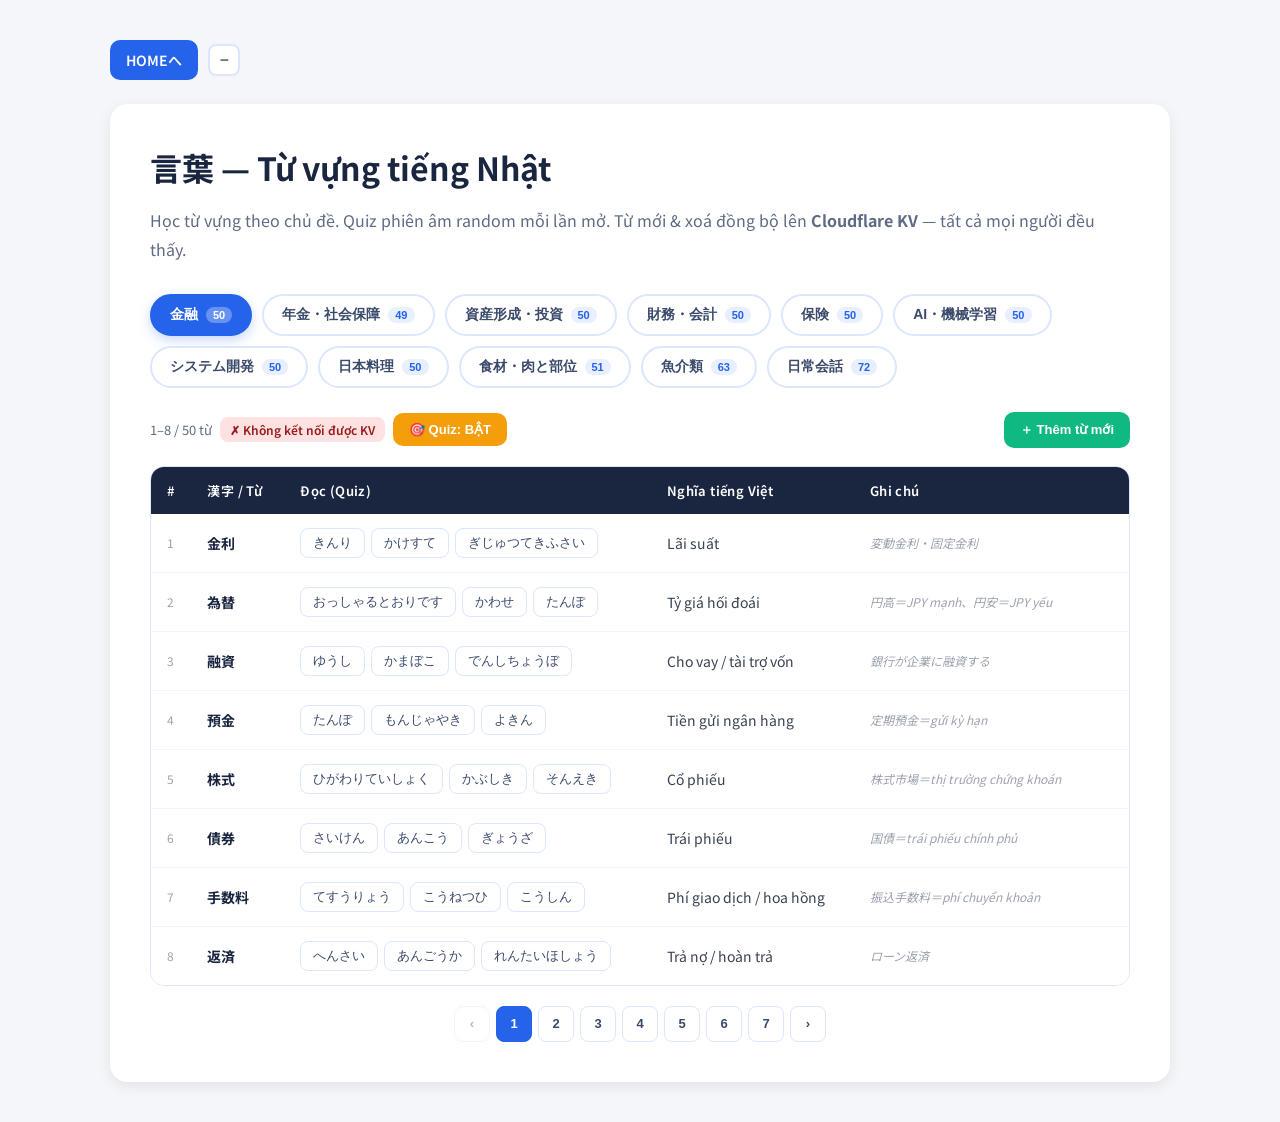
<file: JP_Study/jp_kotoba_v1.html>
<!DOCTYPE html>
<html lang="vi">
<head>
<meta charset="UTF-8">
<meta name="viewport" content="width=device-width, initial-scale=1.0">
<title>言葉 - Kotoba Study</title>
<link rel="stylesheet" href="../css/subpage.css">
<link rel="stylesheet" href="../css/kotoba.css">
<style>
/* ── Delete button (×) on every row ── */
.del-row {
  background: none; border: none; cursor: pointer;
  color: #cbd5e1; font-size: 15px; font-weight: 700;
  padding: 2px 6px; border-radius: 5px; line-height: 1;
  transition: 0.15s; opacity: 0;
}
tbody tr:hover .del-row { opacity: 1; }
.del-row:hover { background: #fee2e2; color: #dc2626; }
thead th:last-child, tbody td:last-child { width: 32px; padding: 6px 8px; }
</style>
</head>
<body>
<div class="container">
  <div class="top-bar" style="display:flex;align-items:center;gap:10px">
    <a onclick="history.back(); return false;" href="../index.html" class="home-btn">HOMEへ</a>
    <button id="headerCollapseBtn" onclick="toggleKotobaHeader()" style="display:inline-flex;align-items:center;justify-content:center;width:32px;height:32px;border-radius:8px;border:2px solid #dbe6ff;background:white;color:#5f6b84;font-size:16px;font-weight:700;cursor:pointer;transition:0.15s;flex-shrink:0" title="Ẩn/hiện tiêu đề">－</button>
  </div>
  <div class="card">
    <div id="kotobaHeaderBody">
    <h1>言葉 — Từ vựng tiếng Nhật</h1>
    <p class="desc">Học từ vựng theo chủ đề. Quiz phiên âm random mỗi lần mở. Từ mới & xoá đồng bộ lên <strong>Cloudflare KV</strong> — tất cả mọi người đều thấy.</p>
    <div class="config-banner" id="configBanner">
      ⚠️ <strong>Chưa cấu hình Worker URL.</strong> Mở file, tìm <code>const WORKER_URL</code> và điền URL Worker vào.
    </div>
    </div>
    <div class="cat-bar" id="catBar">
      <div class="skeleton" style="width:90px;height:38px;border-radius:24px;"></div>
      <div class="skeleton" style="width:120px;height:38px;border-radius:24px;margin-left:6px;"></div>
      <div class="skeleton" style="width:100px;height:38px;border-radius:24px;margin-left:6px;"></div>
    </div>
    <div class="toolbar">
      <div class="toolbar-left">
        <span class="info-text" id="infoText"></span>
        <span class="sync-status load" id="syncStatus">⏳ Đang tải...</span>
        <button class="btn-quiz-toggle" id="quizToggle" onclick="toggleQuiz()">🎯 Quiz: BẬT</button>
      </div>
      <button class="btn-add" id="btnAdd" onclick="openModal()">＋ Thêm từ mới</button>
    </div>
    <div class="table-wrap" id="tableWrap">
      <table>
        <thead><tr>
          <th>#</th><th>漢字 / Từ</th><th>Đọc (Quiz)</th>
          <th>Nghĩa tiếng Việt</th><th>Ghi chú</th><th></th>
        </tr></thead>
        <tbody id="tbody"></tbody>
      </table>
    </div>
    <div id="emptyState" class="empty" style="display:none">Chưa có từ nào trong chủ đề này.</div>
    <div class="pagination" id="pagination"></div>
  </div>
</div>

<!-- Modal thêm từ -->
<div class="modal-overlay" id="modalOverlay">
  <div class="modal">
    <h2>➕ Thêm từ mới</h2>
    <p class="modal-note">Lưu lên <strong>Cloudflare KV</strong> — tất cả mọi người đều thấy.</p>
    <div class="form-group"><label>Chủ đề</label><select id="fCat"></select></div>
    <div class="form-group"><label>漢字 / Từ</label><input type="text" id="fKanji" placeholder="例: 確認, API..."></div>
    <div class="form-group"><label>Cách đọc</label><input type="text" id="fReading" placeholder="例: かくにん, エーピーアイ..."></div>
    <div class="form-group"><label>Nghĩa tiếng Việt</label><input type="text" id="fMeaning" placeholder="Xác nhận, Giao diện lập trình..."></div>
    <div class="form-group"><label>Ghi chú (tuỳ chọn)</label><textarea id="fNote" placeholder="Ví dụ, cách dùng..."></textarea></div>
    <div class="modal-actions">
      <button class="btn-cancel" onclick="closeModal()">Huỷ</button>
      <button class="btn-save" id="btnSave" onclick="saveWord()">💾 Lưu lên KV</button>
    </div>
  </div>
</div>

<script>
const WORKER_URL = "https://kotoba-worker.trungpq1912.workers.dev";

// ============================================================
//  DEFAULT DATA
// ============================================================
const DEFAULT_DATA = {

// ━━━━━━━━━━━━━━━━━━━━━━━━━━━━━━━━━━━━━━━━━━━━━━━━━━━━━━━━━
// 1. 金融
// ━━━━━━━━━━━━━━━━━━━━━━━━━━━━━━━━━━━━━━━━━━━━━━━━━━━━━━━━━
"金融": [
  { kanji:"金利",       reading:"きんり",            meaning:"Lãi suất",                         note:"変動金利・固定金利" },
  { kanji:"為替",       reading:"かわせ",            meaning:"Tỷ giá hối đoái",                   note:"円高＝JPY mạnh、円安＝JPY yếu" },
  { kanji:"融資",       reading:"ゆうし",            meaning:"Cho vay / tài trợ vốn",             note:"銀行が企業に融資する" },
  { kanji:"預金",       reading:"よきん",            meaning:"Tiền gửi ngân hàng",                note:"定期預金＝gửi kỳ hạn" },
  { kanji:"株式",       reading:"かぶしき",          meaning:"Cổ phiếu",                          note:"株式市場＝thị trường chứng khoán" },
  { kanji:"債券",       reading:"さいけん",          meaning:"Trái phiếu",                        note:"国債＝trái phiếu chính phủ" },
  { kanji:"手数料",     reading:"てすうりょう",      meaning:"Phí giao dịch / hoa hồng",          note:"振込手数料＝phí chuyển khoản" },
  { kanji:"返済",       reading:"へんさい",          meaning:"Trả nợ / hoàn trả",                 note:"ローン返済" },
  { kanji:"担保",       reading:"たんぽ",            meaning:"Tài sản thế chấp",                  note:"担保なし＝unsecured loan" },
  { kanji:"利益",       reading:"りえき",            meaning:"Lợi nhuận",                         note:"純利益＝lợi nhuận ròng" },
  { kanji:"口座",       reading:"こうざ",            meaning:"Tài khoản ngân hàng",               note:"口座開設＝mở tài khoản" },
  { kanji:"振込",       reading:"ふりこみ",          meaning:"Chuyển khoản",                      note:"振込先＝tài khoản nhận" },
  { kanji:"入金",       reading:"にゅうきん",        meaning:"Tiền vào / nạp tiền",               note:"入金確認＝xác nhận nhận tiền" },
  { kanji:"出金",       reading:"しゅっきん",        meaning:"Tiền ra / rút tiền",                note:"出金制限＝giới hạn rút" },
  { kanji:"残高",       reading:"ざんだか",          meaning:"Số dư tài khoản",                   note:"残高照会＝kiểm tra số dư" },
  { kanji:"利率",       reading:"りりつ",            meaning:"Lãi suất (%)",                      note:"年利＝lãi suất năm" },
  { kanji:"与信",       reading:"よしん",            meaning:"Cấp hạn mức tín dụng",              note:"与信審査＝thẩm định tín dụng" },
  { kanji:"決済",       reading:"けっさい",          meaning:"Thanh toán / quyết toán",           note:"キャッシュレス決済" },
  { kanji:"引落",       reading:"ひきおとし",        meaning:"Tự động trừ tiền (GIRO)",           note:"口座引落＝trừ tự động từ TK" },
  { kanji:"本人確認",   reading:"ほんにんかくにん",  meaning:"Xác minh danh tính / KYC",          note:"eKYC＝xác minh điện tử" },
  { kanji:"口座凍結",   reading:"こうざとうけつ",    meaning:"Đóng băng tài khoản",               note:"不正利用時に実施" },
  { kanji:"審査",       reading:"しんさ",            meaning:"Thẩm định / xét duyệt",             note:"ローン審査＝thẩm định vay" },
  { kanji:"元金",       reading:"がんきん",          meaning:"Gốc (của khoản vay)",               note:"元金返済＝trả gốc" },
  { kanji:"引当金",     reading:"ひきあてきん",      meaning:"Dự phòng (kế toán)",                note:"貸倒引当金＝dự phòng nợ xấu" },
  { kanji:"貸倒",       reading:"かしだおれ",        meaning:"Nợ xấu / không thu hồi được",       note:"貸倒損失＝tổn thất nợ xấu" },
  { kanji:"資金繰り",   reading:"しきんぐり",        meaning:"Quản lý dòng tiền",                 note:"資金繰り表＝bảng dòng tiền" },
  { kanji:"暗証番号",   reading:"あんしょうばんごう", meaning:"Mã PIN",                           note:"4桁の暗証番号" },
  { kanji:"限度額",     reading:"げんどがく",        meaning:"Hạn mức / giới hạn",               note:"カード限度額" },
  { kanji:"送金",       reading:"そうきん",          meaning:"Gửi tiền / chuyển tiền",            note:"海外送金＝chuyển tiền quốc tế" },
  { kanji:"両替",       reading:"りょうがえ",        meaning:"Đổi tiền",                          note:"外貨両替＝đổi ngoại tệ" },
  { kanji:"信用",       reading:"しんよう",          meaning:"Tín dụng / uy tín",                 note:"信用格付け＝credit rating" },
  { kanji:"借入",       reading:"かりいれ",          meaning:"Vay / khoản vay",                   note:"借入残高＝dư nợ vay" },
  { kanji:"抵当",       reading:"ていとう",          meaning:"Thế chấp bất động sản",             note:"抵当権＝mortgage lien" },
  { kanji:"連帯保証",   reading:"れんたいほしょう",  meaning:"Bảo lãnh liên đới",                 note:"連帯保証人が必要" },
  { kanji:"繰上返済",   reading:"くりあげへんさい",  meaning:"Trả nợ trước hạn",                  note:"手数料がかかる場合あり" },
  { kanji:"金融機関",   reading:"きんゆうきかん",    meaning:"Tổ chức tài chính",                 note:"銀行・信金・ノンバンクなど" },
  { kanji:"リボ払い",   reading:"リボばらい",        meaning:"Trả góp revolving",                 note:"残高が増えやすいので注意" },
  { kanji:"分割払い",   reading:"ぶんかつばらい",    meaning:"Trả góp theo kỳ",                   note:"3回・6回払いなど" },
  { kanji:"不正利用",   reading:"ふせいりよう",      meaning:"Sử dụng trái phép / gian lận",      note:"カードの不正利用" },
  { kanji:"電子マネー", reading:"でんしマネー",      meaning:"Tiền điện tử (e-money)",            note:"Suica・PayPayなど" },
  { kanji:"口座振替",   reading:"こうざふりかえ",    meaning:"Ghi nợ trực tiếp (direct debit)",   note:"公共料金の自動引落" },
  { kanji:"ローン",     reading:"ローン",            meaning:"Khoản vay (loan)",                  note:"住宅ローン・カーローン" },
  { kanji:"利子",       reading:"りし",              meaning:"Tiền lãi (lãi phải trả)",           note:"利子＝interest payment" },
  { kanji:"融通",       reading:"ゆうずう",          meaning:"Linh hoạt xoay vòng vốn",           note:"資金を融通する" },
  { kanji:"一括払い",   reading:"いっかつばらい",    meaning:"Thanh toán một lần",                note:"手数料なし" },
  { kanji:"QRコード決済", reading:"キューアールコードけっさい", meaning:"Thanh toán QR code",    note:"PayPay・LINE Pay" },
  { kanji:"通帳",       reading:"つうちょう",        meaning:"Sổ ngân hàng",                      note:"通帳記帳＝cập nhật sổ" },
  { kanji:"ファクタリング", reading:"ファクタリング", meaning:"Bán khoản phải thu (factoring)",   note:"売掛金の早期資金化" },
  { kanji:"社債",       reading:"しゃさい",          meaning:"Trái phiếu công ty",                note:"社債発行で資金調達" },
  { kanji:"手形",       reading:"てがた",            meaning:"Hối phiếu / kỳ phiếu (bill)",       note:"約束手形・為替手形" },
],

// ━━━━━━━━━━━━━━━━━━━━━━━━━━━━━━━━━━━━━━━━━━━━━━━━━━━━━━━━━
// 2. 年金・社会保障
// ━━━━━━━━━━━━━━━━━━━━━━━━━━━━━━━━━━━━━━━━━━━━━━━━━━━━━━━━━
"年金・社会保障": [
  { kanji:"年金",          reading:"ねんきん",              meaning:"Lương hưu / niên kim",                note:"公的年金＝hưu trí nhà nước" },
  { kanji:"国民年金",      reading:"こくみんねんきん",      meaning:"Bảo hiểm hưu trí quốc dân",          note:"20〜60歳が加入対象" },
  { kanji:"厚生年金",      reading:"こうせいねんきん",      meaning:"Bảo hiểm hưu trí lao động",          note:"会社員・公務員が対象" },
  { kanji:"老齢年金",      reading:"ろうれいねんきん",      meaning:"Lương hưu tuổi già",                  note:"原則65歳から受給" },
  { kanji:"障害年金",      reading:"しょうがいねんきん",    meaning:"Trợ cấp tàn tật",                    note:"1〜3級の障害認定が必要" },
  { kanji:"遺族年金",      reading:"いぞくねんきん",        meaning:"Trợ cấp tử tuất",                    note:"配偶者・子が対象" },
  { kanji:"保険料",        reading:"ほけんりょう",          meaning:"Phí bảo hiểm / đóng góp hàng tháng", note:"毎月納付" },
  { kanji:"標準報酬月額",  reading:"ひょうじゅんほうしゅうげつがく", meaning:"Mức lương chuẩn tính bảo hiểm", note:"保険料算定の基準" },
  { kanji:"天引き",        reading:"てんびき",              meaning:"Khấu trừ tự động từ lương",           note:"給与から天引きされる" },
  { kanji:"免除",          reading:"めんじょ",              meaning:"Miễn nộp phí",                        note:"保険料免除申請" },
  { kanji:"猶予",          reading:"ゆうよ",                meaning:"Gia hạn / hoãn nộp",                  note:"納付猶予制度" },
  { kanji:"納付",          reading:"のうふ",                meaning:"Nộp / thanh toán phí",                note:"保険料の納付" },
  { kanji:"被保険者",      reading:"ひほけんしゃ",          meaning:"Người tham gia bảo hiểm (và các loại 第1〜3号)", note:"第1号=自営業、第2号=会社員、第3号=配偶者扶養" },
  { kanji:"事業主",        reading:"じぎょうぬし",          meaning:"Chủ doanh nghiệp / sử dụng LĐ",      note:"保険料を折半して負担" },
  { kanji:"確定拠出年金",  reading:"かくていきょしゅつねんきん", meaning:"Quỹ hưu trí DC",                note:"運用結果で受給額が変わる" },
  { kanji:"企業型DC",      reading:"きぎょうがたディーシー", meaning:"DC do công ty đóng góp",            note:"会社が掛金を拠出" },
  { kanji:"iDeCo",         reading:"イデコ",                meaning:"DC cá nhân (Individual DC)",          note:"個人型確定拠出年金" },
  { kanji:"掛金",          reading:"かけきん",              meaning:"Phí đóng góp định kỳ",                note:"iDeCoの掛金は所得控除対象" },
  { kanji:"拠出",          reading:"きょしゅつ",            meaning:"Đóng góp (tiền/vốn)",                 note:"掛金を拠出する" },
  { kanji:"受給",          reading:"じゅきゅう",            meaning:"Nhận hưởng lương hưu / trợ cấp",     note:"受給開始年齢" },
  { kanji:"繰り下げ",      reading:"くりさげ",              meaning:"Hoãn nhận (tăng mức hưởng)",          note:"75歳まで繰り下げ可能" },
  { kanji:"繰り上げ",      reading:"くりあげ",              meaning:"Nhận sớm (giảm mức hưởng)",           note:"60歳から繰り上げ可能" },
  { kanji:"脱退一時金",    reading:"だったいいちじきん",    meaning:"Trợ cấp rút quỹ một lần",            note:"外国人帰国時に申請可能" },
  { kanji:"申請",          reading:"しんせい",              meaning:"Đăng ký / nộp đơn",                   note:"年金受給の申請" },
  { kanji:"記録照会",      reading:"きろくしょうかい",      meaning:"Tra cứu hồ sơ đóng bảo hiểm",        note:"ねんきんネットで確認可能" },
  { kanji:"日本年金機構",  reading:"にほんねんきんきこう",  meaning:"Cơ quan Hưu trí Nhật Bản (JPS)",     note:"年金記録を管理" },
  { kanji:"ねんきんネット", reading:"ねんきんネット",       meaning:"Cổng tra cứu hưu trí online",         note:"マイナポータルと連携" },
  { kanji:"マイナンバー",  reading:"マイナンバー",          meaning:"Mã số cá nhân (My Number)",           note:"年金・税務などに利用" },
  { kanji:"社会保険",      reading:"しゃかいほけん",        meaning:"Bảo hiểm xã hội",                    note:"健康・年金・雇用・労災" },
  { kanji:"健康保険",      reading:"けんこうほけん",        meaning:"Bảo hiểm y tế",                      note:"7割を保険が負担" },
  { kanji:"雇用保険",      reading:"こようほけん",          meaning:"Bảo hiểm thất nghiệp",               note:"失業給付の基盤" },
  { kanji:"労災保険",      reading:"ろうさいほけん",        meaning:"Bảo hiểm tai nạn lao động",          note:"業務上の怪我に適用" },
  { kanji:"介護保険",      reading:"かいごほけん",          meaning:"Bảo hiểm chăm sóc dài hạn",          note:"40歳以上が加入対象" },
  { kanji:"扶養",          reading:"ふよう",                meaning:"Người phụ thuộc (tax dependent)",     note:"扶養控除＝giảm trừ gia cảnh" },
  { kanji:"給付",          reading:"きゅうふ",              meaning:"Trợ cấp / chi trả",                   note:"給付金＝khoản trợ cấp" },
  { kanji:"失業給付",      reading:"しつぎょうきゅうふ",    meaning:"Trợ cấp thất nghiệp",                note:"雇用保険から支給" },
  { kanji:"育児休業",      reading:"いくじきゅうぎょう",    meaning:"Nghỉ nuôi con nhỏ",                   note:"育休と略す" },
  { kanji:"産前産後休業",  reading:"さんぜんさんごきゅうぎょう", meaning:"Nghỉ trước/sau sinh",            note:"産休と略す" },
  { kanji:"高額療養費",    reading:"こうがくりょうようひ",  meaning:"Hoàn phí y tế vượt hạn mức",         note:"月の上限を超えた医療費を還付" },
  { kanji:"傷病手当金",    reading:"しょうびょうてあてきん", meaning:"Trợ cấp ốm đau",                   note:"連続3日以上の休業で支給" },
  { kanji:"基礎年金番号",  reading:"きそねんきんばんごう",  meaning:"Số hồ sơ bảo hiểm cơ bản",           note:"年金手帳に記載" },
  { kanji:"受給資格",      reading:"じゅきゅうしかく",      meaning:"Điều kiện được hưởng",                note:"10年以上の加入が必要" },
  { kanji:"在職老齢年金",  reading:"ざいしょくろうれいねんきん", meaning:"Lương hưu khi vẫn đang làm việc", note:"給与と年金の調整あり" },
  { kanji:"年金分割",      reading:"ねんきんぶんかつ",      meaning:"Chia lương hưu khi ly hôn",           note:"離婚時の厚生年金分割" },
  { kanji:"特別支給",      reading:"とくべつしきゅう",      meaning:"Chi trả đặc biệt (hưu trí chuyển tiếp)", note:"60〜65歳の移行期に支給" },
  { kanji:"付加年金",      reading:"ふかねんきん",          meaning:"Lương hưu bổ sung (加算型)",          note:"国民年金に上乗せできる" },
  { kanji:"任意加入",      reading:"にんいかにゅう",        meaning:"Tham gia tự nguyện",                  note:"60歳以降も任意加入できる" },
  { kanji:"繰越納付",      reading:"くりこしのうふ",        meaning:"Nộp phí bù (catch-up)",               note:"免除期間を後から納付できる" },
  { kanji:"所得代替率",    reading:"しょとくだいたいりつ",  meaning:"Tỷ lệ thay thế thu nhập",             note:"現役世代の収入に対する年金の割合" },
],

// ━━━━━━━━━━━━━━━━━━━━━━━━━━━━━━━━━━━━━━━━━━━━━━━━━━━━━━━━━
// 3. 資産形成・投資 / 4. 財務・会計 / 5. 保険
// ━━━━━━━━━━━━━━━━━━━━━━━━━━━━━━━━━━━━━━━━━━━━━━━━━━━━━━━━━
"資産形成・投資": [
  { kanji:"資産形成",          reading:"しさんけいせい",         meaning:"Tích lũy tài sản",                    note:"老後に向けた資産形成" },
  { kanji:"積立",              reading:"つみたて",               meaning:"Tích lũy / đóng góp định kỳ",         note:"毎月積立投資" },
  { kanji:"投資信託",          reading:"とうししんたく",         meaning:"Quỹ đầu tư tương hỗ (Fund)",          note:"分散投資に適している" },
  { kanji:"信託報酬",          reading:"しんたくほうしゅう",     meaning:"Phí quản lý quỹ (expense ratio)",     note:"低いほど有利" },
  { kanji:"インデックスファンド", reading:"インデックスファンド", meaning:"Quỹ chỉ số (index fund)",             note:"市場平均に連動" },
  { kanji:"複利",              reading:"ふくり",                 meaning:"Lãi kép (compound interest)",         note:"長期投資で効果大" },
  { kanji:"分散投資",          reading:"ぶんさんとうし",         meaning:"Đầu tư đa dạng hóa",                  note:"リスク軽減のため" },
  { kanji:"運用益",            reading:"うんようえき",           meaning:"Lợi nhuận từ đầu tư",                 note:"非課税で再投資できる" },
  { kanji:"NISA",              reading:"ニーサ",                 meaning:"Tài khoản miễn thuế đầu tư",          note:"年間投資枠あり" },
  { kanji:"非課税",            reading:"ひかぜい",               meaning:"Miễn thuế",                           note:"NISA口座内の利益は非課税" },
  { kanji:"所得控除",          reading:"しょとくこうじょ",       meaning:"Giảm trừ thu nhập chịu thuế",         note:"iDeCoの掛金は全額控除" },
  { kanji:"配当",              reading:"はいとう",               meaning:"Cổ tức",                              note:"配当利回り＝dividend yield" },
  { kanji:"証券",              reading:"しょうけん",             meaning:"Chứng khoán",                         note:"証券会社＝công ty chứng khoán" },
  { kanji:"リスク",            reading:"リスク",                 meaning:"Rủi ro đầu tư",                       note:"リスク許容度＝khẩu vị rủi ro" },
  { kanji:"ポートフォリオ",    reading:"ポートフォリオ",         meaning:"Danh mục đầu tư",                     note:"分散されたポートフォリオ" },
  { kanji:"リバランス",        reading:"リバランス",             meaning:"Tái cân bằng danh mục",               note:"比率が崩れたら実施" },
  { kanji:"株価",              reading:"かぶか",                 meaning:"Giá cổ phiếu",                        note:"株価が上昇・下落する" },
  { kanji:"時価総額",          reading:"じかそうがく",           meaning:"Vốn hóa thị trường (market cap)",     note:"大型株・小型株の基準" },
  { kanji:"PER",               reading:"ピーイーアール",         meaning:"Chỉ số P/E (giá/lợi nhuận)",          note:"割高・割安の目安" },
  { kanji:"ROE",               reading:"アールオーイー",         meaning:"Tỷ suất lợi nhuận vốn chủ",          note:"Return on Equity" },
  { kanji:"ETF",               reading:"イーティーエフ",         meaning:"Quỹ hoán đổi danh mục (ETF)",         note:"Exchange Traded Fund" },
  { kanji:"ドルコスト平均法",  reading:"ドルコストへいきんほう", meaning:"Đầu tư định kỳ cố định (DCA)",        note:"定期定額で買う戦略" },
  { kanji:"元本",              reading:"がんぽん",               meaning:"Vốn gốc đầu tư",                      note:"元本割れ＝lỗ vốn gốc" },
  { kanji:"含み益",            reading:"ふくみえき",             meaning:"Lãi chưa thực hiện (unrealized gain)", note:"売却するまで確定しない" },
  { kanji:"含み損",            reading:"ふくみそん",             meaning:"Lỗ chưa thực hiện (unrealized loss)", note:"塩漬けになりやすい" },
  { kanji:"確定申告",          reading:"かくていしんこく",       meaning:"Khai báo thuế thu nhập cá nhân",      note:"投資収益は要申告の場合あり" },
  { kanji:"特定口座",          reading:"とくていこうざ",         meaning:"TK chứng khoán khấu trừ thuế tự động", note:"源泉徴収あり口座が便利" },
  { kanji:"REITs",             reading:"リーツ",                 meaning:"Quỹ đầu tư bất động sản",             note:"不動産への間接投資" },
  { kanji:"信用取引",          reading:"しんようとりひき",       meaning:"Giao dịch ký quỹ (margin trading)",   note:"レバレッジ効果あり、リスク大" },
  { kanji:"空売り",            reading:"からうり",               meaning:"Bán khống (short selling)",           note:"価格下落で利益を狙う" },
  { kanji:"上場",              reading:"じょうじょう",           meaning:"Niêm yết trên sàn",                   note:"IPO＝Initial Public Offering" },
  { kanji:"節税",              reading:"せつぜい",               meaning:"Giảm thiểu thuế hợp pháp",            note:"iDeCo・NISAは節税効果あり" },
  { kanji:"新NISA",            reading:"しんニーサ",             meaning:"New NISA (từ 2024)",                   note:"年360万円まで投資可能" },
  { kanji:"成長投資枠",        reading:"せいちょうとうしわく",   meaning:"Khung đầu tư tăng trưởng (New NISA)", note:"年240万円枠、個別株も可能" },
  { kanji:"つみたて投資枠",    reading:"つみたてとうしわく",     meaning:"Khung đầu tư tích lũy (New NISA)",   note:"年120万円枠" },
  { kanji:"運用会社",          reading:"うんようがいしゃ",       meaning:"Công ty quản lý quỹ (fund house)",    note:"投資信託を運用する会社" },
  { kanji:"基準価額",          reading:"きじゅんかがく",         meaning:"Giá NAV của quỹ đầu tư",              note:"1口あたりの時価" },
  { kanji:"目論見書",          reading:"もくろみしょ",           meaning:"Bản cáo bạch quỹ (prospectus)",       note:"投資前に必ず確認" },
  { kanji:"為替リスク",        reading:"かわせリスク",           meaning:"Rủi ro tỷ giá hối đoái",              note:"海外投資時に発生" },
  { kanji:"分配金",            reading:"ぶんぱいきん",           meaning:"Tiền phân phối của quỹ",              note:"毎月分配型は注意が必要" },
  { kanji:"騰落率",            reading:"とうらくりつ",           meaning:"Tỷ lệ tăng/giảm giá trị quỹ",        note:"過去のパフォーマンス確認に使う" },
  { kanji:"純資産総額",        reading:"じゅんしさんそうがく",   meaning:"Tổng tài sản ròng của quỹ (AUM)",    note:"大きいほど安定的" },
  { kanji:"乗り換え",          reading:"のりかえ",               meaning:"Chuyển đổi quỹ đầu tư",               note:"スイッチング＝同じ意味" },
  { kanji:"長期保有",          reading:"ちょうきほゆう",         meaning:"Nắm giữ dài hạn",                     note:"buy and hold戦略" },
  { kanji:"手取り",            reading:"てどり",                 meaning:"Thu nhập thực nhận (sau thuế & BH)",  note:"税・社会保険を差し引いた額" },
  { kanji:"財産形成",          reading:"ざいさんけいせい",       meaning:"Tích lũy tài sản (bối cảnh HR)",      note:"財形貯蓄＝tiết kiệm qua công ty" },
  { kanji:"確定利回り",        reading:"かくていりまわり",       meaning:"Lãi suất cố định đến đáo hạn (YTM)",  note:"債券投資の指標" },
  { kanji:"変動金利",          reading:"へんどうきんり",         meaning:"Lãi suất thay đổi (variable rate)",   note:"固定金利との違いに注意" },
  { kanji:"レバレッジ",        reading:"レバレッジ",             meaning:"Đòn bẩy tài chính (leverage)",        note:"利益も損失も拡大する" },
  { kanji:"アセットアロケーション", reading:"アセットアロケーション", meaning:"Phân bổ tài sản",                note:"株・債券・現金の比率を決める" },
],

"財務・会計": [
  { kanji:"財務",       reading:"ざいむ",           meaning:"Tài chính doanh nghiệp",              note:"財務諸表＝báo cáo tài chính" },
  { kanji:"損益",       reading:"そんえき",         meaning:"Lãi lỗ / P&L",                        note:"損益計算書＝income statement" },
  { kanji:"負債",       reading:"ふさい",           meaning:"Nợ phải trả / liability",              note:"流動負債・固定負債" },
  { kanji:"純資産",     reading:"じゅんしさん",     meaning:"Vốn chủ sở hữu (net assets)",         note:"総資産－総負債" },
  { kanji:"税務",       reading:"ぜいむ",           meaning:"Thuế vụ",                              note:"税務申告＝khai thuế" },
  { kanji:"源泉徴収",   reading:"げんせんちょうしゅう", meaning:"Khấu trừ thuế tại nguồn",          note:"給与から自動徴収" },
  { kanji:"経費",       reading:"けいひ",           meaning:"Chi phí kinh doanh (expense)",         note:"経費精算＝hoàn chi phí" },
  { kanji:"予算",       reading:"よさん",           meaning:"Ngân sách / budget",                   note:"予算管理＝budget management" },
  { kanji:"収益",       reading:"しゅうえき",       meaning:"Doanh thu / revenue",                  note:"収益認識＝revenue recognition" },
  { kanji:"監査",       reading:"かんさ",           meaning:"Kiểm toán / audit",                    note:"内部監査・外部監査" },
  { kanji:"決算",       reading:"けっさん",         meaning:"Quyết toán / closing accounts",        note:"四半期決算＝quarterly closing" },
  { kanji:"勘定科目",   reading:"かんじょうかもく",  meaning:"Danh mục tài khoản (chart of accounts)", note:"資産・負債・収益・費用など" },
  { kanji:"仕訳",       reading:"しわけ",           meaning:"Bút toán / journal entry",             note:"仕訳帳＝nhật ký kế toán" },
  { kanji:"売掛金",     reading:"うりかけきん",     meaning:"Khoản phải thu (AR)",                  note:"売掛金回収＝thu hồi AR" },
  { kanji:"買掛金",     reading:"かいかけきん",     meaning:"Khoản phải trả (AP)",                  note:"支払いサイト＝payment terms" },
  { kanji:"貸借対照表", reading:"たいしゃくたいしょうひょう", meaning:"Bảng cân đối kế toán (B/S)", note:"Balance Sheet" },
  { kanji:"キャッシュフロー", reading:"キャッシュフロー", meaning:"Dòng tiền (cash flow)",          note:"CF計算書＝cash flow statement" },
  { kanji:"減価償却",   reading:"げんかしょうきゃく", meaning:"Khấu hao tài sản cố định",           note:"定額法・定率法" },
  { kanji:"棚卸資産",   reading:"たなおろししさん",  meaning:"Hàng tồn kho (inventory)",             note:"FIFO・加重平均法など" },
  { kanji:"固定資産",   reading:"こていしさん",     meaning:"Tài sản cố định",                      note:"土地・建物・機械など" },
  { kanji:"のれん",     reading:"のれん",           meaning:"Lợi thế thương mại (goodwill)",        note:"M&A時に発生" },
  { kanji:"原価",       reading:"げんか",           meaning:"Giá vốn (cost of goods)",              note:"売上原価＝COGS" },
  { kanji:"粗利",       reading:"あらり",           meaning:"Lợi nhuận gộp (gross profit)",         note:"売上－売上原価" },
  { kanji:"営業利益",   reading:"えいぎょうりえき",  meaning:"Lợi nhuận hoạt động kinh doanh",      note:"EBIT に相当" },
  { kanji:"経常利益",   reading:"けいじょうりえき",  meaning:"Lợi nhuận thường xuyên",              note:"営業利益＋営業外収益" },
  { kanji:"当期純利益", reading:"とうきじゅんりえき", meaning:"Lợi nhuận ròng kỳ này",              note:"Net income" },
  { kanji:"EBITDA",     reading:"イービットディーエー", meaning:"Lợi nhuận trước khấu hao & thuế",  note:"企業価値評価に使う" },
  { kanji:"ROA",        reading:"アールオーエー",   meaning:"Tỷ suất lợi nhuận trên tài sản",      note:"Return on Assets" },
  { kanji:"自己資本比率", reading:"じこしほんひりつ", meaning:"Tỷ lệ vốn chủ sở hữu",              note:"安全性の指標" },
  { kanji:"流動比率",   reading:"りゅうどうひりつ",  meaning:"Tỷ lệ thanh khoản hiện hành",         note:"Current Ratio" },
  { kanji:"連結決算",   reading:"れんけつけっさん",  meaning:"Quyết toán hợp nhất",                 note:"子会社を含めた財務諸表" },
  { kanji:"法人税",     reading:"ほうじんぜい",     meaning:"Thuế thu nhập doanh nghiệp",           note:"Corporate Income Tax" },
  { kanji:"消費税",     reading:"しょうひぜい",     meaning:"Thuế tiêu thụ / VAT",                  note:"現在10%（軽減税率8%）" },
  { kanji:"会計基準",   reading:"かいけいきじゅん",  meaning:"Chuẩn mực kế toán",                   note:"JGAAP・IFRS・US GAAP" },
  { kanji:"内部統制",   reading:"ないぶとうせい",    meaning:"Kiểm soát nội bộ",                    note:"J-SOX法に対応" },
  { kanji:"予実管理",   reading:"よじつかんり",      meaning:"Quản lý ngân sách vs thực tế",        note:"予算と実績の差異分析" },
  { kanji:"月次決算",   reading:"げつじけっさん",    meaning:"Quyết toán hàng tháng",               note:"月次で損益を確認する" },
  { kanji:"有価証券報告書", reading:"ゆうかしょうけんほうこくしょ", meaning:"Báo cáo chứng khoán hàng năm", note:"上場企業が提出義務あり" },
  { kanji:"税理士",     reading:"ぜいりし",          meaning:"Đại lý thuế / chuyên gia thuế",       note:"確定申告のサポートをする" },
  { kanji:"インボイス",  reading:"インボイス",       meaning:"Hóa đơn VAT (invoice system)",         note:"2023年10月から導入" },
  { kanji:"電子帳簿",   reading:"でんしちょうぼ",    meaning:"Sổ kế toán điện tử",                  note:"電子帳簿保存法に対応" },
  { kanji:"繰延税金",   reading:"くりのべぜいきん",  meaning:"Thuế thu nhập hoãn lại",              note:"DTA・DTL" },
  { kanji:"資金調達",   reading:"しきんちょうたつ",  meaning:"Huy động vốn",                        note:"増資・借入・社債発行など" },
  { kanji:"増資",       reading:"ぞうし",            meaning:"Tăng vốn (phát hành thêm cổ phiếu)", note:"第三者割当増資など" },
  { kanji:"減損",       reading:"げんそん",          meaning:"Giảm giá trị tài sản (impairment)",   note:"のれんの減損が多い" },
  { kanji:"財務レバレッジ", reading:"ざいむレバレッジ", meaning:"Đòn bẩy tài chính",                note:"負債を活用した収益拡大" },
  { kanji:"会計監査人", reading:"かいけいかんさにん", meaning:"Kiểm toán viên độc lập",              note:"公認会計士・監査法人" },
  { kanji:"原価計算",   reading:"げんかけいさん",    meaning:"Tính giá thành sản phẩm",             note:"製造業で重要な会計手法" },
  { kanji:"費用対効果", reading:"ひようたいこうか",  meaning:"Tỷ lệ chi phí / hiệu quả (ROI)",      note:"費用対効果を検討する" },
  { kanji:"損益分岐点", reading:"そんえきぶんきてん", meaning:"Điểm hoà vốn (break-even point)",    note:"売上がこの点を超えると黒字" },
],

"保険": [
  { kanji:"生命保険",       reading:"せいめいほけん",       meaning:"Bảo hiểm nhân thọ",                    note:"死亡・高度障害に備える" },
  { kanji:"損害保険",       reading:"そんがいほけん",       meaning:"Bảo hiểm phi nhân thọ / thiệt hại",    note:"火災・自動車・傷害など" },
  { kanji:"火災保険",       reading:"かさいほけん",         meaning:"Bảo hiểm cháy nổ nhà ở",               note:"住宅ローンで加入必須" },
  { kanji:"地震保険",       reading:"じしんほけん",         meaning:"Bảo hiểm động đất",                    note:"火災保険に付帯する形で加入" },
  { kanji:"自動車保険",     reading:"じどうしゃほけん",     meaning:"Bảo hiểm xe ô tô",                     note:"自賠責と任意保険がある" },
  { kanji:"自賠責保険",     reading:"じばいせきほけん",     meaning:"Bảo hiểm trách nhiệm bắt buộc ô tô",   note:"加入が法律で義務付け" },
  { kanji:"任意保険",       reading:"にんいほけん",         meaning:"Bảo hiểm tự nguyện",                   note:"自賠責を超える補償" },
  { kanji:"医療保険",       reading:"いりょうほけん",       meaning:"Bảo hiểm y tế (bổ sung)",              note:"入院・手術費用を補償" },
  { kanji:"がん保険",       reading:"がんほけん",           meaning:"Bảo hiểm ung thư",                     note:"診断・入院・手術を保障" },
  { kanji:"収入保障保険",   reading:"しゅうにゅうほしょうほけん", meaning:"Bảo hiểm bảo đảm thu nhập",      note:"働けなくなった時に月額支給" },
  { kanji:"定期保険",       reading:"ていきほけん",         meaning:"Bảo hiểm có kỳ hạn (term life)",       note:"掛け捨て型が多い" },
  { kanji:"終身保険",       reading:"しゅうしんほけん",     meaning:"Bảo hiểm trọn đời (whole life)",       note:"貯蓄性あり、保険料高め" },
  { kanji:"養老保険",       reading:"ようろうほけん",       meaning:"Bảo hiểm hỗn hợp (endowment)",         note:"満期時に満期保険金あり" },
  { kanji:"個人年金保険",   reading:"こじんねんきんほけん", meaning:"Bảo hiểm niên kim cá nhân",            note:"老後の私的年金として活用" },
  { kanji:"学資保険",       reading:"がくしほけん",         meaning:"Bảo hiểm giáo dục",                    note:"子どもの教育費を準備" },
  { kanji:"就業不能保険",   reading:"しゅうぎょうふのうほけん", meaning:"Bảo hiểm mất khả năng lao động",   note:"長期入院・就業不能時に支給" },
  { kanji:"ペット保険",     reading:"ペットほけん",         meaning:"Bảo hiểm thú cưng",                    note:"動物病院の診療費を補償" },
  { kanji:"旅行保険",       reading:"りょこうほけん",       meaning:"Bảo hiểm du lịch",                     note:"海外旅行保険が一般的" },
  { kanji:"賠償責任保険",   reading:"ばいしょうせきにんほけん", meaning:"Bảo hiểm trách nhiệm bồi thường",  note:"個人賠償責任保険" },
  { kanji:"保険金",         reading:"ほけんきん",           meaning:"Tiền bồi thường / chi trả bảo hiểm",  note:"死亡保険金・入院保険金" },
  { kanji:"給付金",         reading:"きゅうふきん",         meaning:"Tiền trợ cấp bảo hiểm",                note:"手術給付金・診断給付金" },
  { kanji:"被保険者",       reading:"ひほけんしゃ",         meaning:"Người được bảo hiểm",                  note:"保険の対象となる人" },
  { kanji:"保険契約者",     reading:"ほけんけいやくしゃ",   meaning:"Người ký hợp đồng bảo hiểm",          note:"保険料を支払う人" },
  { kanji:"受取人",         reading:"うけとりにん",         meaning:"Người thụ hưởng bảo hiểm",             note:"死亡保険金の受取人" },
  { kanji:"告知義務",       reading:"こくちぎむ",           meaning:"Nghĩa vụ khai báo sức khỏe",           note:"虚偽告知は契約解除の原因" },
  { kanji:"免責",           reading:"めんせき",             meaning:"Miễn trách nhiệm bồi thường",          note:"免責事項＝các trường hợp không bồi" },
  { kanji:"免責金額",       reading:"めんせききんがく",     meaning:"Số tiền khấu trừ (deductible)",        note:"この金額以下は補償されない" },
  { kanji:"保険証券",       reading:"ほけんしょうけん",     meaning:"Chứng nhận bảo hiểm (policy)",         note:"契約内容が記載された書類" },
  { kanji:"保険期間",       reading:"ほけんきかん",         meaning:"Thời hạn bảo hiểm",                    note:"1年・10年・終身など" },
  { kanji:"解約返戻金",     reading:"かいやくへんれいきん", meaning:"Tiền hoàn lại khi hủy hợp đồng",      note:"早期解約は損になりやすい" },
  { kanji:"引受",           reading:"ひきうけ",             meaning:"Chấp nhận bảo hiểm (underwriting)",   note:"引受審査で加入可否を判断" },
  { kanji:"再保険",         reading:"さいほけん",           meaning:"Tái bảo hiểm (reinsurance)",           note:"保険会社自身がリスクを分散" },
  { kanji:"特約",           reading:"とくやく",             meaning:"Điều khoản bổ sung (rider)",           note:"主契約に付加する特約" },
  { kanji:"主契約",         reading:"しゅけいやく",         meaning:"Hợp đồng bảo hiểm chính",              note:"特約と組み合わせる" },
  { kanji:"更新",           reading:"こうしん",             meaning:"Gia hạn hợp đồng bảo hiểm",           note:"定期保険は満期後に更新" },
  { kanji:"払済保険",       reading:"はらいずみほけん",     meaning:"Bảo hiểm đã thanh toán hết phí",      note:"以降の保険料支払いが不要" },
  { kanji:"保険金請求",     reading:"ほけんきんせいきゅう", meaning:"Yêu cầu thanh toán bảo険金",         note:"事故・入院後に請求手続きを行う" },
  { kanji:"査定",           reading:"さてい",               meaning:"Thẩm định bồi thường",                 note:"損害額を調査・評価すること" },
  { kanji:"共済",           reading:"きょうさい",           meaning:"Hội tương hỗ / cooperative insurance", note:"JA共済・こくみん共済など" },
  { kanji:"団体保険",       reading:"だんたいほけん",       meaning:"Bảo hiểm theo nhóm / công ty",        note:"企業が従業員向けに加入" },
  { kanji:"実損払い",       reading:"じっそんばらい",       meaning:"Bồi thường theo thiệt hại thực tế",   note:"実際の損害額を支払う方式" },
  { kanji:"フラット35",     reading:"フラットさんじゅうご", meaning:"Vay mua nhà lãi cố định 35 năm",      note:"住宅金融支援機構の住宅ローン" },
  { kanji:"団体信用生命保険", reading:"だんたいしんようせいめいほけん", meaning:"Bảo hiểm nhân thọ tín dụng nhóm (団信)", note:"住宅ローン返済中に死亡時に適用" },
  { kanji:"指定代理請求",   reading:"していだいりせいきゅう", meaning:"Ủy quyền yêu cầu bồi thường",      note:"本人が請求できない時に代理人が行う" },
  { kanji:"保険料率",       reading:"ほけんりょうりつ",     meaning:"Tỷ lệ phí bảo hiểm",                   note:"リスクに応じて設定される" },
  { kanji:"保障",           reading:"ほしょう",             meaning:"Bảo vệ / đảm bảo (coverage)",         note:"保険と混同されやすい" },
  { kanji:"補償",           reading:"ほしょう",             meaning:"Bồi thường thiệt hại",                 note:"損害保険で使われる語" },
  { kanji:"掛け捨て",       reading:"かけすて",             meaning:"Bảo hiểm không có tiền hoàn lại",     note:"貯蓄性がない分、保険料が安い" },
  { kanji:"貯蓄型保険",     reading:"ちょちくがたほけん",   meaning:"Bảo hiểm có tích lũy",                note:"満期保険金・解約返戻金あり" },
  { kanji:"保険料控除",     reading:"ほけんりょうこうじょ",  meaning:"Giảm trừ thuế phí bảo hiểm",          note:"生命・介護・個人年金の3種" },
],

// ━━━━━━━━━━━━━━━━━━━━━━━━━━━━━━━━━━━━━━━━━━━━━━━━━━━━━━━━━
// 6. AI・機械学習 / 7. システム開発
// ━━━━━━━━━━━━━━━━━━━━━━━━━━━━━━━━━━━━━━━━━━━━━━━━━━━━━━━━━
"AI・機械学習": [
  { kanji:"機械学習",        reading:"きかいがくしゅう",     meaning:"Học máy (Machine Learning)",          note:"MLとも略す" },
  { kanji:"深層学習",        reading:"しんそうがくしゅう",   meaning:"Học sâu (Deep Learning)",             note:"ニューラルネットワークを使用" },
  { kanji:"自然言語処理",    reading:"しぜんげんごしょり",   meaning:"Xử lý ngôn ngữ tự nhiên (NLP)",      note:"NLPとも略す" },
  { kanji:"学習データ",      reading:"がくしゅうデータ",     meaning:"Dữ liệu huấn luyện",                  note:"データ量が精度に影響" },
  { kanji:"推論",            reading:"すいろん",             meaning:"Suy luận / inference",                note:"モデルによる推論処理" },
  { kanji:"過学習",          reading:"かがくしゅう",         meaning:"Overfitting",                         note:"汎化性能が低下する現象" },
  { kanji:"特徴量",          reading:"とくちょうりょう",     meaning:"Feature (đặc trưng đầu vào)",         note:"特徴量エンジニアリング" },
  { kanji:"モデル",          reading:"モデル",               meaning:"Mô hình AI/ML",                       note:"モデルの学習・評価・推論" },
  { kanji:"チューニング",    reading:"チューニング",         meaning:"Tinh chỉnh (fine-tuning)",             note:"ハイパーパラメータの調整" },
  { kanji:"プロンプト",      reading:"プロンプト",           meaning:"Lệnh nhập cho AI (prompt)",           note:"プロンプトエンジニアリング" },
  { kanji:"生成AI",          reading:"せいせいエーアイ",     meaning:"AI tạo sinh (Generative AI)",         note:"LLM・画像生成AIなど" },
  { kanji:"自動化",          reading:"じどうか",             meaning:"Tự động hóa",                         note:"業務自動化＝RPA・AI automation" },
  { kanji:"データ基盤",      reading:"データきばん",         meaning:"Nền tảng dữ liệu",                    note:"データ基盤の整備が重要" },
  { kanji:"前処理",          reading:"ぜんしょり",           meaning:"Tiền xử lý dữ liệu",                  note:"クレンジング・正規化など" },
  { kanji:"埋め込み",        reading:"うめこみ",             meaning:"Embedding (vector hóa)",              note:"テキストの埋め込み表現" },
  { kanji:"形態素解析",      reading:"けいたいそかいせき",   meaning:"Phân tích hình thái học (tokenize)",  note:"MeCab・SudachiなどのNLPツール" },
  { kanji:"ファインチューニング", reading:"ファインチューニング", meaning:"Fine-tuning mô hình",             note:"事前学習済みモデルを追加学習" },
  { kanji:"転移学習",        reading:"てんいがくしゅう",     meaning:"Transfer learning",                   note:"他タスクの知識を転用" },
  { kanji:"強化学習",        reading:"きょうかがくしゅう",   meaning:"Reinforcement learning",              note:"報酬を最大化する学習" },
  { kanji:"アノテーション",  reading:"アノテーション",       meaning:"Gán nhãn dữ liệu (annotation)",       note:"学習データ作成の重要工程" },
  { kanji:"ハルシネーション", reading:"ハルシネーション",     meaning:"Ảo giác AI (hallucination)",          note:"LLMが嘘をつく現象" },
  { kanji:"RAG",             reading:"ラグ",                 meaning:"Retrieval-Augmented Generation",      note:"検索結果をLLMに与える手法" },
  { kanji:"LLM",             reading:"エルエルエム",         meaning:"Đại ngôn ngữ mô hình (Large LM)",    note:"GPT・Claude・Geminiなど" },
  { kanji:"トークン",        reading:"トークン",             meaning:"Đơn vị xử lý ngôn ngữ (token)",      note:"LLMの入出力の基本単位" },
  { kanji:"ベクトルDB",      reading:"ベクトルデービー",     meaning:"Cơ sở dữ liệu vector",               note:"RAGの検索に使われる" },
  { kanji:"エージェント",    reading:"エージェント",         meaning:"AI Agent (tác nhân tự trị)",          note:"自律的にタスクを実行するAI" },
  { kanji:"評価指標",        reading:"ひょうかしひょう",     meaning:"Chỉ số đánh giá mô hình",             note:"精度・再現率・F1スコアなど" },
  { kanji:"バイアス",        reading:"バイアス",             meaning:"Thiên kiến / bias trong AI",          note:"学習データに偏りがある場合に発生" },
  { kanji:"説明可能AI",      reading:"せつめいかのうエーアイ", meaning:"AI có thể giải thích (XAI)",        note:"なぜその結果を出したか説明できる" },
  { kanji:"マルチモーダル",  reading:"マルチモーダル",       meaning:"Đa phương thức (multimodal AI)",      note:"テキスト＋画像を同時に処理" },
  { kanji:"データサイエンス", reading:"データサイエンス",    meaning:"Khoa học dữ liệu",                    note:"統計・ML・可視化を組み合わせる" },
  { kanji:"音声認識",        reading:"おんせいにんしき",     meaning:"Nhận dạng giọng nói (ASR)",           note:"Whisper・文字起こしAIなど" },
  { kanji:"画像認識",        reading:"がぞうにんしき",       meaning:"Nhận dạng hình ảnh",                  note:"物体検出・顔認証など" },
  { kanji:"異常検知",        reading:"いじょうけんち",       meaning:"Phát hiện bất thường",                note:"不正・障害・品質管理に応用" },
  { kanji:"需要予測",        reading:"じゅようよそく",       meaning:"Dự báo nhu cầu",                      note:"小売・物流・在庫管理に活用" },
  { kanji:"チャットボット",  reading:"チャットボット",       meaning:"Chatbot",                              note:"カスタマーサポートで広く使われる" },
  { kanji:"機械翻訳",        reading:"きかいほんやく",       meaning:"Dịch máy (machine translation)",      note:"DeepL・Google翻訳など" },
  { kanji:"精度",            reading:"せいど",               meaning:"Độ chính xác (accuracy)",             note:"再現率・F値と合わせて評価" },
  { kanji:"教師あり学習",    reading:"きょうしありがくしゅう", meaning:"Học có giám sát",                   note:"正解ラベルが必要" },
  { kanji:"教師なし学習",    reading:"きょうしなしがくしゅう", meaning:"Học không giám sát",                note:"クラスタリングなど" },
  { kanji:"オーケストレーション", reading:"オーケストレーション", meaning:"Điều phối đa tác nhân AI",       note:"複数AIエージェントを組み合わせる" },
  { kanji:"コンテキスト窓",  reading:"コンテキストまど",     meaning:"Cửa sổ ngữ cảnh (context window)",   note:"LLMが一度に処理できるトークン数" },
  { kanji:"グラウンディング", reading:"グラウンディング",     meaning:"Căn cứ hóa / grounding",             note:"AIの回答を事実・データに基づかせる" },
  { kanji:"ゼロショット",    reading:"ゼロショット",         meaning:"Zero-shot (không có ví dụ)",          note:"学習例なしに推論させる手法" },
  { kanji:"フューショット",  reading:"フューショット",       meaning:"Few-shot (vài ví dụ)",                note:"少数の例示でタスクを学習させる" },
  { kanji:"蒸留",            reading:"じょうりゅう",         meaning:"Distillation (nén mô hình)",          note:"大モデルの知識を小モデルに転移" },
  { kanji:"量子化",          reading:"りょうしか",           meaning:"Quantization (giảm kích thước model)", note:"メモリ効率化・推論高速化" },
  { kanji:"トレードオフ",    reading:"トレードオフ",         meaning:"Đánh đổi (trade-off)",                note:"精度vs速度などのバランス" },
  { kanji:"倫理",            reading:"りんり",               meaning:"Đạo đức AI",                          note:"AIの公平性・透明性の確保" },
  { kanji:"ガバナンス",      reading:"ガバナンス",           meaning:"Quản trị AI",                         note:"EUのAI規制など国際的に議論中" },
],

"システム開発": [
  { kanji:"API",               reading:"エーピーアイ",          meaning:"Giao diện lập trình ứng dụng",        note:"REST API・GraphQL API" },
  { kanji:"クラウド",          reading:"クラウド",              meaning:"Điện toán đám mây",                    note:"AWS・Azure・GCP" },
  { kanji:"データベース",      reading:"データベース",          meaning:"Cơ sở dữ liệu",                       note:"RDB・NoSQLなど" },
  { kanji:"セキュリティ",      reading:"セキュリティ",          meaning:"Bảo mật (security)",                   note:"情報セキュリティポリシー" },
  { kanji:"認証",              reading:"にんしょう",            meaning:"Xác thực (authentication)",            note:"OAuth・JWTなどの認証方式" },
  { kanji:"デプロイ",          reading:"デプロイ",              meaning:"Triển khai (deployment)",               note:"本番環境へのデプロイ" },
  { kanji:"要件定義",          reading:"ようけんていぎ",        meaning:"Đặc tả yêu cầu (requirements)",        note:"システム開発の最初のフェーズ" },
  { kanji:"マイグレーション",  reading:"マイグレーション",      meaning:"Di chuyển dữ liệu/hệ thống",           note:"DBマイグレーション" },
  { kanji:"障害",              reading:"しょうがい",            meaning:"Sự cố hệ thống (incident)",            note:"障害対応＝incident response" },
  { kanji:"バージョン管理",    reading:"バージョンかんり",      meaning:"Quản lý phiên bản",                    note:"GitによるVCS" },
  { kanji:"リファクタリング",  reading:"リファクタリング",      meaning:"Tái cấu trúc code",                    note:"動作を変えずにコードを改善" },
  { kanji:"スケーラビリティ",  reading:"スケーラビリティ",      meaning:"Khả năng mở rộng (scalability)",       note:"水平スケール vs 垂直スケール" },
  { kanji:"レイテンシ",        reading:"レイテンシ",            meaning:"Độ trễ phản hồi (latency)",            note:"低レイテンシが求められる" },
  { kanji:"スループット",      reading:"スループット",          meaning:"Thông lượng (throughput)",             note:"単位時間内の処理件数" },
  { kanji:"マイクロサービス",  reading:"マイクロサービス",      meaning:"Kiến trúc microservices",              note:"サービスを小さく分割する設計" },
  { kanji:"コンテナ",          reading:"コンテナ",              meaning:"Container (Docker/K8s)",               note:"DockerでコンテナをBuildする" },
  { kanji:"CI/CD",             reading:"シーアイシーディー",    meaning:"Tích hợp & triển khai liên tục",       note:"GitHub Actions・Jenkins" },
  { kanji:"クラウドネイティブ", reading:"クラウドネイティブ",   meaning:"Thiết kế tối ưu cho cloud",           note:"Kubernetes・Serverlessなど" },
  { kanji:"サーバーレス",      reading:"サーバーレス",          meaning:"Serverless",                           note:"AWS Lambda・Cloudflare Workers" },
  { kanji:"IaC",               reading:"アイエーシー",          meaning:"Infrastructure as Code",               note:"Terraform・AWS CDK" },
  { kanji:"アジャイル",        reading:"アジャイル",            meaning:"Phương pháp phát triển linh hoạt",    note:"スクラム・カンバンなど" },
  { kanji:"スクラム",          reading:"スクラム",              meaning:"Scrum",                                note:"スプリント・スタンドアップ" },
  { kanji:"コードレビュー",    reading:"コードレビュー",        meaning:"Đánh giá code",                        note:"PRにコメントしてレビューする" },
  { kanji:"ステージング",      reading:"ステージング",          meaning:"Môi trường staging (pre-prod)",        note:"本番前の最終確認環境" },
  { kanji:"ロールバック",      reading:"ロールバック",          meaning:"Hoàn nguyên (rollback)",               note:"デプロイ失敗時に実施" },
  { kanji:"冗長化",            reading:"じょうちょうか",        meaning:"Dự phòng / redundancy",               note:"SPoFを排除するための設計" },
  { kanji:"SLA",               reading:"エスエルエー",          meaning:"Thỏa thuận mức dịch vụ (SLA)",        note:"稼働率99.9%などを定める" },
  { kanji:"非同期処理",        reading:"ひどうきしょり",        meaning:"Xử lý bất đồng bộ (async)",           note:"キューを使った非同期処理" },
  { kanji:"バッチ処理",        reading:"バッチしょり",          meaning:"Xử lý theo lô (batch)",               note:"夜間バッチ・定期実行" },
  { kanji:"トランザクション",  reading:"トランザクション",      meaning:"Giao dịch CSDL (transaction)",        note:"ACID特性を保証する" },
  { kanji:"暗号化",            reading:"あんごうか",            meaning:"Mã hóa (encryption)",                  note:"TLS・AES・RSAなど" },
  { kanji:"脆弱性",            reading:"ぜいじゃくせい",        meaning:"Lỗ hổng bảo mật (vulnerability)",    note:"CVE・ペネトレーションテスト" },
  { kanji:"ゼロトラスト",      reading:"ゼロトラスト",          meaning:"Mô hình bảo mật zero trust",          note:"境界防御から脱却したセキュリティ" },
  { kanji:"オブザーバビリティ", reading:"オブザーバビリティ",   meaning:"Khả năng quan sát hệ thống",          note:"ログ・メトリクス・トレース" },
  { kanji:"キャッシュ",        reading:"キャッシュ",            meaning:"Bộ nhớ đệm (cache)",                  note:"Redis・Memcachedなど" },
  { kanji:"メッセージキュー",  reading:"メッセージキュー",      meaning:"Hàng đợi thông điệp (MQ)",            note:"Kafka・RabbitMQなど" },
  { kanji:"オーケストレーション", reading:"オーケストレーション", meaning:"Điều phối dịch vụ (orchestration)",  note:"Kubernetes・Temporal" },
  { kanji:"サービスメッシュ",  reading:"サービスメッシュ",      meaning:"Service mesh",                         note:"Istio・Linkerdなど" },
  { kanji:"テスト駆動開発",    reading:"テストくどうかいはつ",  meaning:"Test-Driven Development (TDD)",       note:"先にテストを書く開発手法" },
  { kanji:"仕様書",            reading:"しようしょ",            meaning:"Tài liệu đặc tả (specification)",      note:"機能仕様書・設計仕様書" },
  { kanji:"技術的負債",        reading:"ぎじゅつてきふさい",    meaning:"Nợ kỹ thuật (technical debt)",        note:"短期対応の積み重ねで発生する" },
  { kanji:"ドメイン駆動設計",  reading:"ドメインくどうせっけい", meaning:"Domain-Driven Design (DDD)",         note:"業務ロジックを中心に設計する" },
  { kanji:"イベント駆動",      reading:"イベントくどう",        meaning:"Event-driven architecture",           note:"非同期・疎結合なシステム設計" },
  { kanji:"API仕様",           reading:"エーピーアイしよう",    meaning:"Đặc tả API",                          note:"OpenAPI (Swagger)で記述することが多い" },
  { kanji:"モノリス",          reading:"モノリス",              meaning:"Kiến trúc nguyên khối (monolith)",    note:"マイクロサービスとの対比" },
  { kanji:"ペアプログラミング", reading:"ペアプログラミング",   meaning:"Pair programming",                     note:"2人で1台のPCで開発する手法" },
  { kanji:"コンフリクト",      reading:"コンフリクト",          meaning:"Xung đột (merge conflict)",           note:"Gitでのマージ時に発生" },
  { kanji:"リポジトリ",        reading:"リポジトリ",            meaning:"Kho mã nguồn (repository)",           note:"GitHubのリポジトリ" },
  { kanji:"ブランチ",          reading:"ブランチ",              meaning:"Nhánh code (branch)",                  note:"main・develop・feature branch" },
  { kanji:"マージ",            reading:"マージ",                meaning:"Hợp nhất code (merge)",               note:"PRのマージ＝PR merge" },
],

// ━━━━━━━━━━━━━━━━━━━━━━━━━━━━━━━━━━━━━━━━━━━━━━━━━━━━━━━━━
// 8. 日本料理 — Định食 & Izakaya
// ━━━━━━━━━━━━━━━━━━━━━━━━━━━━━━━━━━━━━━━━━━━━━━━━━━━━━━━━━
"日本料理": [
  // ── 定食・食堂 ──
  { kanji:"定食",         reading:"ていしょく",       meaning:"Cơm phần (set meal)",                  note:"主菜＋ご飯＋味噌汁＋漬物が基本" },
  { kanji:"日替わり定食",  reading:"ひがわりていしょく", meaning:"Cơm phần thay đổi hằng ngày",        note:"毎日メニューが変わる" },
  { kanji:"ご飯",          reading:"ごはん",           meaning:"Cơm (trắng)",                          note:"小・中・大盛から選べる" },
  { kanji:"大盛",          reading:"おおもり",         meaning:"Phần lớn (extra large rice)",          note:"有料の場合あり" },
  { kanji:"味噌汁",        reading:"みそしる",         meaning:"Canh miso",                             note:"定食の定番セット" },
  { kanji:"漬物",          reading:"つけもの",         meaning:"Dưa muối / đồ chua Nhật",             note:"たくあん・梅干しなど" },
  { kanji:"焼き魚",        reading:"やきざかな",       meaning:"Cá nướng",                              note:"定食の主菜の定番" },
  { kanji:"煮魚",          reading:"にざかな",         meaning:"Cá kho / cá nấu",                      note:"さばの味噌煮が人気" },
  { kanji:"唐揚げ",        reading:"からあげ",         meaning:"Gà chiên kiểu Nhật",                   note:"定食・居酒屋の定番" },
  { kanji:"生姜焼き",      reading:"しょうがやき",     meaning:"Thịt heo xào gừng",                    note:"ランチの定番メニュー" },
  { kanji:"かつ丼",        reading:"かつどん",         meaning:"Cơm thịt heo chiên xù",               note:"カツ＝とんかつ" },
  { kanji:"天丼",          reading:"てんどん",         meaning:"Cơm tôm/rau tempura",                  note:"天ぷらをご飯にのせた丼" },
  { kanji:"親子丼",        reading:"おやこどん",       meaning:"Cơm gà trứng (oyako-don)",             note:"鶏肉と卵を使う" },
  { kanji:"牛丼",          reading:"ぎゅうどん",       meaning:"Cơm thịt bò (gyudon)",                 note:"吉野家・松屋・すき家が有名" },
  { kanji:"海鮮丼",        reading:"かいせんどん",     meaning:"Cơm hải sản sống",                     note:"刺身を載せた丼" },
  { kanji:"ラーメン",      reading:"ラーメン",         meaning:"Mì ramen",                              note:"醤油・塩・味噌・豚骨" },
  { kanji:"うどん",        reading:"うどん",           meaning:"Mì udon",                               note:"太くてもちもちした麺" },
  { kanji:"そば",          reading:"そば",             meaning:"Mì soba (kiều mạch)",                  note:"ざる・かけ・天ぷらそば" },
  { kanji:"天ぷら",        reading:"てんぷら",         meaning:"Bánh chiên tempura",                   note:"衣をつけて揚げた料理" },
  { kanji:"刺身",          reading:"さしみ",           meaning:"Sashimi (hải sản sống thái lát)",      note:"醤油＋わさびで食べる" },
  { kanji:"寿司",          reading:"すし",             meaning:"Sushi",                                 note:"握り・巻き・ちらしなど" },
  { kanji:"おにぎり",      reading:"おにぎり",         meaning:"Cơm nắm",                               note:"コンビニで最も売れる食品の一つ" },
  { kanji:"カレー",        reading:"カレー",           meaning:"Cà ri Nhật (Japanese curry)",          note:"カレーライス＝cơm cà ri" },
  { kanji:"とんかつ",      reading:"とんかつ",         meaning:"Thịt heo chiên xù",                    note:"ヒレ・ロース・メンチカツ" },
  { kanji:"冷やし中華",    reading:"ひやしちゅうか",   meaning:"Mì lạnh (hè)",                         note:"夏季限定メニューが多い" },

  // ── 居酒屋 (Izakaya) ──
  { kanji:"居酒屋",        reading:"いざかや",         meaning:"Quán nhậu Nhật (izakaya)",             note:"仕事終わりに同僚と行く" },
  { kanji:"生ビール",      reading:"なまビール",       meaning:"Bia tươi (draft beer)",                note:"とりあえず生！" },
  { kanji:"酎ハイ",        reading:"チューハイ",       meaning:"Cocktail sochu + soda (chuhai)",       note:"レモン・梅・グレープフルーツ味" },
  { kanji:"ハイボール",    reading:"ハイボール",       meaning:"Rượu whisky + soda (highball)",        note:"サントリー角ハイが定番" },
  { kanji:"お通し",        reading:"おとおし",         meaning:"Món khai vị tính tiền bắt buộc",      note:"着席時に自動提供される" },
  { kanji:"枝豆",          reading:"えだまめ",         meaning:"Đậu edamame luộc",                     note:"居酒屋のド定番おつまみ" },
  { kanji:"焼き鳥",        reading:"やきとり",         meaning:"Gà xiên nướng (yakitori)",             note:"もも・ねぎま・つくね・レバーなど" },
  { kanji:"もも",          reading:"もも",             meaning:"Đùi gà (thịt đùi)",                   note:"焼き鳥の定番部位" },
  { kanji:"ねぎま",        reading:"ねぎま",           meaning:"Gà + hành nướng xen kẽ",              note:"ネギ＋間（に鶏肉）" },
  { kanji:"つくね",        reading:"つくね",           meaning:"Nem gà viên nướng",                    note:"たれ・塩どちらも人気" },
  { kanji:"たれ",          reading:"たれ",             meaning:"Nước sốt ngọt mặn",                   note:"焼き鳥はたれか塩を選ぶ" },
  { kanji:"刺し盛り",      reading:"さしもり",         meaning:"Đĩa sashimi tổng hợp",                note:"お造り盛り合わせとも言う" },
  { kanji:"冷奴",          reading:"ひやっこ",         meaning:"Đậu phụ lạnh",                         note:"しょうが・ねぎ・醤油で食べる" },
  { kanji:"だし巻き卵",    reading:"だしまきたまご",   meaning:"Trứng cuộn dashi",                     note:"居酒屋・定食屋の定番" },
  { kanji:"もんじゃ焼き",  reading:"もんじゃやき",     meaning:"Bánh xèo kiểu Tokyo",                  note:"お好み焼きより水分が多い" },
  { kanji:"お好み焼き",    reading:"おこのみやき",     meaning:"Bánh xèo kiểu Nhật (okonomiyaki)",    note:"広島風・大阪風" },
  { kanji:"たこ焼き",      reading:"たこやき",         meaning:"Bánh bạch tuộc (takoyaki)",            note:"大阪のソウルフード" },
  { kanji:"餃子",          reading:"ぎょうざ",         meaning:"Bánh sủi cảo chiên (gyoza)",           note:"焼き・水・揚げ餃子" },
  { kanji:"揚げ出し豆腐",  reading:"あげだしどうふ",   meaning:"Đậu phụ chiên sốt dashi",             note:"外はカリ、中はとろとろ" },
  { kanji:"締め",          reading:"しめ",             meaning:"Món ăn kết thúc buổi nhậu",           note:"ラーメン・雑炊・お茶漬けなど" },
  { kanji:"お会計",        reading:"おかいけい",       meaning:"Tính tiền",                             note:"お会計お願いします" },
  { kanji:"割り勘",        reading:"わりかん",         meaning:"Chia tiền đều (Dutch pay)",            note:"幹事が集金するパターンも" },
  { kanji:"二次会",        reading:"にじかい",         meaning:"Tiệc thứ hai (after-party)",           note:"一次会→二次会→三次会" },
  { kanji:"乾杯",          reading:"かんぱい",         meaning:"Chúc mừng / Cạn ly (Cheers!)",        note:"着席後まず乾杯" },
  { kanji:"おかわり",      reading:"おかわり",         meaning:"Thêm (nước / cơm)",                   note:"おかわり自由＝refill miễn phí" },
],

// ━━━━━━━━━━━━━━━━━━━━━━━━━━━━━━━━━━━━━━━━━━━━━━━━━━━━━━━━━
// 9. 食材・肉と部位 — Thực phẩm, thịt và các bộ phận
// ━━━━━━━━━━━━━━━━━━━━━━━━━━━━━━━━━━━━━━━━━━━━━━━━━━━━━━━━━
"食材・肉と部位": [
  // ── 牛肉 (Bò) ──
  { kanji:"牛肉",         reading:"ぎゅうにく",       meaning:"Thịt bò",                              note:"和牛・国産牛・輸入牛" },
  { kanji:"ロース",       reading:"ロース",           meaning:"Thịt thăn lưng bò/heo",               note:"リブロース＝rib loin" },
  { kanji:"サーロイン",   reading:"サーロイン",       meaning:"Thịt thăn ngoài (sirloin)",            note:"ステーキに最適" },
  { kanji:"ヒレ",         reading:"ヒレ",             meaning:"Thịt phi lê / thăn nội (tenderloin)",  note:"最も柔らかい部位" },
  { kanji:"バラ",         reading:"バラ",             meaning:"Thịt ba rọi / sườn bò (short rib / belly)", note:"脂肪と肉が層になっている" },
  { kanji:"モモ",         reading:"モモ",             meaning:"Thịt đùi (round)",                     note:"赤身が多くヘルシー" },
  { kanji:"肩ロース",     reading:"かたロース",       meaning:"Thịt vai (chuck roll)",               note:"焼肉・すき焼きに向く" },
  { kanji:"ランプ",       reading:"ランプ",           meaning:"Thịt mông (rump)",                     note:"赤身が多くステーキに" },
  { kanji:"タン",         reading:"タン",             meaning:"Lưỡi bò (tongue)",                     note:"焼き肉の人気部位" },
  { kanji:"ハラミ",       reading:"ハラミ",           meaning:"Thịt hoành cách mô (skirt/diaphragm)", note:"焼き肉で人気、赤身" },
  { kanji:"カルビ",       reading:"カルビ",           meaning:"Sườn ngắn (short rib / バラ肉)",      note:"韓国語起源、焼き肉の定番" },
  { kanji:"ホルモン",     reading:"ホルモン",         meaning:"Nội tạng / lòng bò/heo",              note:"大腸・小腸・胃・心臓など" },
  { kanji:"レバー",       reading:"レバー",           meaning:"Gan (liver)",                           note:"牛・豚・鶏レバー" },
  { kanji:"ミノ",         reading:"ミノ",             meaning:"Dạ dày bò (thứ nhất, rumen)",          note:"焼き肉の内臓部位" },
  { kanji:"センマイ",     reading:"センマイ",         meaning:"Tổ ong bò (dạ dày thứ ba, omasum)",    note:"三枚=センマイの由来" },

  // ── 豚肉 (Heo) ──
  { kanji:"豚肉",         reading:"ぶたにく",         meaning:"Thịt heo",                              note:"国産・輸入豚肉" },
  { kanji:"豚バラ",       reading:"ぶたバラ",         meaning:"Ba rọi heo",                            note:"ラーメン・焼肉に" },
  { kanji:"豚ロース",     reading:"ぶたロース",       meaning:"Thăn lưng heo",                        note:"とんかつに最適" },
  { kanji:"豚ヒレ",       reading:"ぶたヒレ",         meaning:"Phi lê / thăn nội heo",               note:"低脂肪・ヘルシー" },
  { kanji:"豚肩",         reading:"ぶたかた",         meaning:"Thịt vai heo",                         note:"角煮・煮込みに向く" },
  { kanji:"豚モモ",       reading:"ぶたモモ",         meaning:"Đùi heo",                               note:"ハム・ソーセージの原料" },

  // ── 鶏肉 (Gà) ──
  { kanji:"鶏肉",         reading:"とりにく",         meaning:"Thịt gà",                               note:"むね・もも・手羽・ささみ" },
  { kanji:"鶏むね",       reading:"とりむね",         meaning:"Ức gà (chicken breast)",               note:"低脂肪・高タンパク" },
  { kanji:"鶏もも",       reading:"とりもも",         meaning:"Đùi gà (chicken thigh)",               note:"ジューシーで人気" },
  { kanji:"手羽先",       reading:"てばさき",         meaning:"Cánh gà (wing tip)",                   note:"居酒屋の定番おつまみ" },
  { kanji:"手羽元",       reading:"てばもと",         meaning:"Cánh gà đùi (drumette)",               note:"骨付き・ジューシー" },
  { kanji:"ささみ",       reading:"ささみ",           meaning:"Thịt bên cạnh ức gà (tenderloin)",    note:"最も脂質が少ない部位" },
  { kanji:"砂肝",         reading:"すなぎも",         meaning:"Mề gà (gizzard)",                      note:"コリコリした食感" },
  { kanji:"鶏皮",         reading:"とりかわ",         meaning:"Da gà",                                 note:"焼き鳥で人気" },

  // ── 魚介類 (Hải sản) ──
  { kanji:"まぐろ",       reading:"まぐろ",           meaning:"Cá ngừ (tuna)",                        note:"赤身・中トロ・大トロ" },
  { kanji:"サーモン",     reading:"サーモン",         meaning:"Cá hồi (salmon)",                      note:"刺身・寿司で大人気" },
  { kanji:"えび",         reading:"えび",             meaning:"Tôm",                                   note:"車海老・甘エビ・ブラックタイガー" },
  { kanji:"いか",         reading:"いか",             meaning:"Mực (squid)",                           note:"刺身・天ぷら・焼きいか" },
  { kanji:"たこ",         reading:"たこ",             meaning:"Bạch tuộc (octopus)",                  note:"たこ焼き・刺身" },
  { kanji:"あじ",         reading:"あじ",             meaning:"Cá thu Nhật (horse mackerel)",         note:"塩焼き・なめろう" },
  { kanji:"さば",         reading:"さば",             meaning:"Cá mackerel",                          note:"味噌煮・しめさばが人気" },
  { kanji:"さんま",       reading:"さんま",           meaning:"Cá dao (Pacific saury)",               note:"秋の旬魚・塩焼きが定番" },
  { kanji:"かつお",       reading:"かつお",           meaning:"Cá ngừ vằn (bonito)",                  note:"かつおのたたき＝tataki" },
  { kanji:"ほたて",       reading:"ほたて",           meaning:"Sò điệp (scallop)",                    note:"刺身・バター焼き" },
  { kanji:"かき",         reading:"かき",             meaning:"Hàu (oyster)",                         note:"生牡蠣・カキフライ" },
  { kanji:"あさり",       reading:"あさり",           meaning:"Nghêu (clam)",                         note:"酒蒸し・味噌汁の具" },

  // ── 野菜・食材 (Rau củ & nguyên liệu) ──
  { kanji:"大根",         reading:"だいこん",         meaning:"Củ cải trắng (daikon)",               note:"おでん・漬物・大根おろし" },
  { kanji:"ごぼう",       reading:"ごぼう",           meaning:"Rễ ngưu bàng (burdock root)",         note:"きんぴらごぼう" },
  { kanji:"れんこん",     reading:"れんこん",         meaning:"Củ sen (lotus root)",                  note:"穴が空いた見た目が特徴" },
  { kanji:"なす",         reading:"なす",             meaning:"Cà tím (eggplant)",                    note:"焼きなす・麻婆茄子" },
  { kanji:"ほうれん草",   reading:"ほうれんそう",     meaning:"Rau bina (spinach)",                   note:"おひたし・炒め物" },
  { kanji:"わかめ",       reading:"わかめ",           meaning:"Rong biển wakame",                     note:"味噌汁・サラダ" },
  { kanji:"豆腐",         reading:"とうふ",           meaning:"Đậu phụ (tofu)",                       note:"木綿・絹ごし豆腐" },
  { kanji:"こんにゃく",   reading:"こんにゃく",       meaning:"Nưa (konjac)",                         note:"おでん・煮物に" },
  { kanji:"わさび",       reading:"わさび",           meaning:"Mù tạt xanh (wasabi)",                note:"刺身・寿司に添える" },
  { kanji:"だし",         reading:"だし",             meaning:"Nước dùng (soup stock)",              note:"かつお・昆布だし" },
],

// ━━━━━━━━━━━━━━━━━━━━━━━━━━━━━━━━━━━━━━━━━━━━━━━━━━━━━━━━━
// 10. 魚介類 — Cá và hải sản
// ━━━━━━━━━━━━━━━━━━━━━━━━━━━━━━━━━━━━━━━━━━━━━━━━━━━━━━━━━
"魚介類": [
  // ── まぐろ・高級魚 (Cá ngừ & cá cao cấp) ──
  { kanji:"まぐろ",       reading:"まぐろ",         meaning:"Cá ngừ (tuna)",                       note:"赤身・中トロ・大トロの3ランク" },
  { kanji:"赤身",         reading:"あかみ",         meaning:"Thịt nạc đỏ (phần thịt bình thường)", note:"まぐろの最も安い部位" },
  { kanji:"中トロ",       reading:"ちゅうトロ",     meaning:"Cá ngừ vân mỡ vừa (medium fatty tuna)", note:"赤身と大トロの中間" },
  { kanji:"大トロ",       reading:"おおトロ",       meaning:"Cá ngừ bụng béo nhất (fatty tuna)",   note:"最も高級・脂がたっぷり" },
  { kanji:"かつお",       reading:"かつお",         meaning:"Cá ngừ vằn (bonito / skipjack tuna)", note:"かつおのたたき＝tataki" },
  { kanji:"ぶり",         reading:"ぶり",           meaning:"Cá cam Nhật (yellowtail / amberjack)", note:"冬の旬魚・照り焼きが人気" },
  { kanji:"はまち",       reading:"はまち",         meaning:"Cá cam non (young yellowtail)",       note:"ぶりより小さい段階の呼び名" },
  { kanji:"ひらめ",       reading:"ひらめ",         meaning:"Cá thờn bơn (flounder)",              note:"高級白身魚・縁側が人気" },
  { kanji:"たい",         reading:"たい",           meaning:"Cá tráp (sea bream / snapper)",       note:"めでたい魚＝lễ Tết, cưới hỏi" },
  { kanji:"さわら",       reading:"さわら",         meaning:"Cá cờ Nhật (Spanish mackerel)",       note:"春の旬魚・塩焼きが定番" },
  { kanji:"きんめだい",   reading:"きんめだい",     meaning:"Cá mắt vàng (splendid alfonsino)",    note:"煮付けが絶品・高級魚" },
  { kanji:"のどぐろ",     reading:"のどぐろ",       meaning:"Cá cổ đen (blackthroat seaperch)",   note:"「白いトロ」と呼ばれる超高級魚" },
  { kanji:"あんこう",     reading:"あんこう",       meaning:"Cá mặt quỷ (anglerfish / monkfish)", note:"冬の鍋料理に使う" },
  { kanji:"ふぐ",         reading:"ふぐ",           meaning:"Cá nóc (pufferfish)",                  note:"毒あり・免許が必要な調理" },

  // ── 青魚 (Cá xanh / cá béo) ──
  { kanji:"さば",         reading:"さば",           meaning:"Cá thu (mackerel)",                   note:"味噌煮・しめさばが人気" },
  { kanji:"さんま",       reading:"さんま",         meaning:"Cá dao (Pacific saury)",              note:"秋の旬魚・塩焼きが定番" },
  { kanji:"あじ",         reading:"あじ",           meaning:"Cá tráp ngựa (horse mackerel)",       note:"塩焼き・なめろう・アジフライ" },
  { kanji:"いわし",       reading:"いわし",         meaning:"Cá trích (sardine)",                   note:"刺身・つみれ・煮干し" },
  { kanji:"にしん",       reading:"にしん",         meaning:"Cá trích Atlantic (herring)",          note:"数の子＝trứng cá trích" },
  { kanji:"こはだ",       reading:"こはだ",         meaning:"Cá chép lá (gizzard shad) - sushi",   note:"江戸前寿司の定番ネタ" },

  // ── サーモン・淡水魚 (Cá hồi & cá nước ngọt) ──
  { kanji:"サーモン",     reading:"サーモン",       meaning:"Cá hồi Na Uy / Đại Tây Dương (Atlantic salmon)", note:"刺身・寿司で大人気" },
  { kanji:"鮭",           reading:"さけ",           meaning:"Cá hồi Thái Bình Dương (Pacific salmon)", note:"塩鮭・ちゃんちゃん焼き" },
  { kanji:"ます",         reading:"ます",           meaning:"Cá hồi vân / cá hồi sông (trout)",   note:"サクラマス・ニジマスなど" },
  { kanji:"うなぎ",       reading:"うなぎ",         meaning:"Lươn Nhật (Japanese eel)",             note:"土用の丑の日に食べる風習" },
  { kanji:"あゆ",         reading:"あゆ",           meaning:"Cá ayu / cá suối (sweetfish)",        note:"夏の川魚・塩焼きが定番" },
  { kanji:"どじょう",     reading:"どじょう",       meaning:"Cá chạch (loach)",                    note:"どじょう鍋・柳川鍋" },

  // ── えび・かに (Tôm & cua) ──
  { kanji:"えび",         reading:"えび",           meaning:"Tôm (shrimp / prawn)",                note:"車海老・甘エビ・ブラックタイガー" },
  { kanji:"車海老",       reading:"くるまえび",     meaning:"Tôm hùm Nhật (Japanese tiger prawn)", note:"高級食材・天ぷらに最適" },
  { kanji:"甘エビ",       reading:"あまエビ",       meaning:"Tôm ngọt (sweet shrimp)",             note:"生食・寿司ネタに" },
  { kanji:"ボタンエビ",   reading:"ボタンエビ",     meaning:"Tôm mẫu đơn (spot prawn)",            note:"甘エビより大きい・濃厚な甘み" },
  { kanji:"伊勢海老",     reading:"いせえび",       meaning:"Tôm hùm Nhật (Japanese spiny lobster)", note:"高級食材・お祝い料理に" },
  { kanji:"かに",         reading:"かに",           meaning:"Cua",                                  note:"ズワイ・タラバ・毛ガニの3種が有名" },
  { kanji:"ズワイガニ",   reading:"ズワイガニ",     meaning:"Cua tuyết (snow crab)",               note:"越前ガニ・松葉ガニとも" },
  { kanji:"タラバガニ",   reading:"タラバガニ",     meaning:"Cua vua Alaska (king crab)",          note:"大きくて食べ応えあり" },
  { kanji:"毛ガニ",       reading:"けガニ",         meaning:"Cua lông (horsehair crab)",            note:"ミソが濃厚・北海道が産地" },
  { kanji:"ワタリガニ",   reading:"ワタリガニ",     meaning:"Cua bơi (blue crab / swimming crab)", note:"渡り蟹ともいう" },

  // ── いか・たこ (Mực & bạch tuộc) ──
  { kanji:"いか",         reading:"いか",           meaning:"Mực (squid)",                         note:"スルメイカ・ヤリイカ・アオリイカ" },
  { kanji:"スルメイカ",   reading:"スルメイカ",     meaning:"Mực khô / mực thường (Japanese flying squid)", note:"最もポピュラーなイカ" },
  { kanji:"ヤリイカ",     reading:"ヤリイカ",       meaning:"Mực lá (spear squid)",                note:"身が甘く刺身向き" },
  { kanji:"アオリイカ",   reading:"アオリイカ",     meaning:"Mực thân rộng (bigfin reef squid)",   note:"イカの王様・高級刺身" },
  { kanji:"こうイカ",     reading:"こういか",       meaning:"Mực nang (cuttlefish)",               note:"烏賊とも書く・墨が多い" },
  { kanji:"たこ",         reading:"たこ",           meaning:"Bạch tuộc (octopus)",                 note:"たこ焼き・刺身・酢だこ" },

  // ── 貝類 (Trai, sò, hàu) ──
  { kanji:"かき",         reading:"かき",           meaning:"Hàu (oyster)",                        note:"生牡蠣・カキフライ・鍋" },
  { kanji:"ほたて",       reading:"ほたて",         meaning:"Sò điệp (scallop)",                   note:"刺身・バター焼き・干し貝柱" },
  { kanji:"あさり",       reading:"あさり",         meaning:"Nghêu (Manila clam)",                  note:"酒蒸し・味噌汁・ボンゴレ" },
  { kanji:"はまぐり",     reading:"はまぐり",       meaning:"Ngao lớn (hard clam)",                note:"ひな祭りのお吸い物に使う" },
  { kanji:"しじみ",       reading:"しじみ",         meaning:"Hến (freshwater clam)",               note:"肝臓に良いとされる・味噌汁に" },
  { kanji:"あわび",       reading:"あわび",         meaning:"Bào ngư (abalone)",                   note:"高級食材・柔らかく旨味が強い" },
  { kanji:"さざえ",       reading:"さざえ",         meaning:"Ốc xoắn (turban shell)",              note:"つぼ焼きが定番・磯の風味" },
  { kanji:"みる貝",       reading:"みるがい",       meaning:"Trai voi (geoduck / mirugai)",        note:"寿司ネタとして人気・コリコリ" },
  { kanji:"とり貝",       reading:"とりがい",       meaning:"Trai tim (cockle)",                   note:"寿司ネタ・甘みがある" },
  { kanji:"つぶ貝",       reading:"つぶがい",       meaning:"Ốc thập tự (whelk)",                  note:"煮付け・刺身・居酒屋メニュー" },

  // ── うに・その他 (Nhum biển & khác) ──
  { kanji:"うに",         reading:"うに",           meaning:"Nhum biển / trứng nhím biển (sea urchin)", note:"バフンウニ・ムラサキウニ" },
  { kanji:"いくら",       reading:"いくら",         meaning:"Trứng cá hồi (salmon roe)",           note:"醤油漬けにして寿司・丼に" },
  { kanji:"数の子",       reading:"かずのこ",       meaning:"Trứng cá trích (herring roe)",        note:"おせち料理の定番" },
  { kanji:"たらこ",       reading:"たらこ",         meaning:"Trứng cá minh thái (pollock roe)",    note:"辛子明太子の原料" },
  { kanji:"明太子",       reading:"めんたいこ",     meaning:"Trứng cá cay (spicy pollock roe)",    note:"博多名物・パスタにも合う" },
  { kanji:"なまこ",       reading:"なまこ",         meaning:"Hải sâm (sea cucumber)",              note:"酢なまこ・珍味の一つ" },
  { kanji:"しらす",       reading:"しらす",         meaning:"Cá con (whitebait / shirasu)",        note:"釜揚げしらす・しらす丼" },
  { kanji:"ちりめんじゃこ", reading:"ちりめんじゃこ", meaning:"Cá cơm khô nhỏ (dried tiny fish)", note:"ご飯のお供・カルシウム豊富" },
  { kanji:"かまぼこ",     reading:"かまぼこ",       meaning:"Chả cá hấp (fish cake)",             note:"おでん・お雑煮・正月料理" },
  { kanji:"ちくわ",       reading:"ちくわ",         meaning:"Chả cá ống (tube fish cake)",        note:"おでん・弁当の定番" },
  { kanji:"さつまあげ",   reading:"さつまあげ",     meaning:"Chả cá chiên kiểu Satsuma",          note:"薩摩揚げ＝揚げ蒲鉾" },
],

// ━━━━━━━━━━━━━━━━━━━━━━━━━━━━━━━━━━━━━━━━━━━━━━━━━━━━━━━━━
// 11. 日常会話 — N2レベル (bỏ từ quá cơ bản, focus từ hay dùng)
// ━━━━━━━━━━━━━━━━━━━━━━━━━━━━━━━━━━━━━━━━━━━━━━━━━━━━━━━━━
"日常会話": [
  // ── 社交・気遣い (Xã giao & quan tâm) ──
  { kanji:"お疲れ様です",     reading:"おつかれさまです",    meaning:"Cảm ơn vì công sức (văn phòng)",      note:"退社時・会議後に必ず言う" },
  { kanji:"ご苦労様です",     reading:"ごくろうさまです",    meaning:"Cảm ơn vì đã vất vả (cấp trên→dưới)", note:"目上から目下に使う" },
  { kanji:"お世話になっております", reading:"おせわになっております", meaning:"Cảm ơn sự quan tâm (kính ngữ)", note:"メール・電話の冒頭に必須" },
  { kanji:"ご無沙汰しております", reading:"ごぶさたしております", meaning:"Xin lỗi vì lâu không liên lạc",    note:"久しぶりに連絡する際に使う" },
  { kanji:"お手数おかけします", reading:"おてすうおかけします", meaning:"Xin lỗi vì đã gây phiền",           note:"依頼・お願いの後に添える" },
  { kanji:"ご迷惑をおかけします", reading:"ごめいわくをおかけします", meaning:"Xin lỗi vì đã làm phiền",    note:"謝罪・事前お断りに使う" },
  { kanji:"おっしゃる通りです", reading:"おっしゃるとおりです", meaning:"Đúng như anh/chị nói (đồng ý lịch sự)", note:"目上への強い同意表現" },
  { kanji:"なるほど",         reading:"なるほど",            meaning:"À ra vậy / tôi hiểu",                 note:"相槌として頻繁に使う" },
  { kanji:"確かに",           reading:"たしかに",            meaning:"Đúng thật / quả thật",               note:"論理的な同意を示す" },
  { kanji:"おっしゃる",       reading:"おっしゃる",          meaning:"Nói (kính ngữ của 言う)",             note:"目上の言葉を引用する際" },
  { kanji:"伺います",         reading:"うかがいます",        meaning:"Tôi sẽ đến thăm (kính ngữ)",         note:"訪問・質問の謙譲語" },
  { kanji:"存じます",         reading:"ぞんじます",          meaning:"Tôi nghĩ / tôi biết (kính ngữ cao)", note:"知っています・思いますの謙譲語" },
  { kanji:"ご連絡差し上げます", reading:"ごれんらくさしあげます", meaning:"Tôi sẽ liên lạc lại",            note:"折り返しご連絡差し上げます" },

  // ── 職場・ビジネス (Công sở) ──
  { kanji:"ほうれんそう",     reading:"ほうれんそう",        meaning:"Báo cáo・liên lạc・tham vấn (3 nguyên tắc)", note:"報告・連絡・相談の略" },
  { kanji:"承知しました",     reading:"しょうちしました",    meaning:"Đã hiểu / tôi đồng ý (kính ngữ)",   note:"わかりましたの最丁寧形" },
  { kanji:"かしこまりました", reading:"かしこまりました",    meaning:"Vâng, tôi xin lĩnh (tối kính ngữ)", note:"接客・応対での最高敬語" },
  { kanji:"取り急ぎ",         reading:"とりいそぎ",          meaning:"Trước tiên / xin báo gấp",           note:"メール結びによく使う" },
  { kanji:"折り返し",         reading:"おりかえし",          meaning:"Gọi lại / phản hồi lại",             note:"折り返しご連絡します" },
  { kanji:"ご確認のほど",     reading:"ごかくにんのほど",    meaning:"Kính nhờ xem xét / xác nhận",       note:"メールで確認依頼する時" },
  { kanji:"ご検討ください",   reading:"ごけんとうください",  meaning:"Kính mong anh/chị xem xét",         note:"提案・依頼メールの定型文" },
  { kanji:"ご査収ください",   reading:"ごさしゅうください",  meaning:"Kính gửi để xem xét (tài liệu đính kèm)", note:"添付ファイルを送る時" },
  { kanji:"一応",             reading:"いちおう",            meaning:"Tạm thời / để chắc chắn",           note:"一応確認しました" },
  { kanji:"お手数ですが",     reading:"おてすうですが",      meaning:"Xin phiền anh/chị...",               note:"依頼の前置きに使う" },
  { kanji:"議事録",           reading:"ぎじろく",            meaning:"Biên bản cuộc họp",                  note:"議事録を取る" },
  { kanji:"稟議",             reading:"りんぎ",              meaning:"Phê duyệt nội bộ (ringgi)",          note:"稟議書を回覧する" },
  { kanji:"名刺",             reading:"めいし",              meaning:"Danh thiếp",                         note:"名刺交換のマナーが大切" },
  { kanji:"締め切り",         reading:"しめきり",            meaning:"Hạn chót (deadline)",                note:"締め切りはいつですか？" },
  { kanji:"残業",             reading:"ざんぎょう",          meaning:"Làm thêm giờ (overtime)",            note:"残業代＝phụ cấp OT" },
  { kanji:"出張",             reading:"しゅっちょう",        meaning:"Công tác",                           note:"出張に行く" },
  { kanji:"有給",             reading:"ゆうきゅう",          meaning:"Nghỉ phép có lương",                 note:"有給を取る" },

  // ── 生活・手続き (Sinh hoạt & thủ tục) ──
  { kanji:"光熱費",           reading:"こうねつひ",          meaning:"Chi phí điện nước gas",              note:"毎月の光熱費を節約する" },
  { kanji:"敷金",             reading:"しききん",            meaning:"Tiền đặt cọc thuê nhà",             note:"退去時に一部返金" },
  { kanji:"礼金",             reading:"れいきん",            meaning:"Tiền lễ không hoàn lại",            note:"日本特有の慣習" },
  { kanji:"更新料",           reading:"こうしんりょう",      meaning:"Phí gia hạn hợp đồng thuê",         note:"2年ごとに発生することが多い" },
  { kanji:"ゴミ分別",         reading:"ゴミぶんべつ",        meaning:"Phân loại rác",                     note:"プラ・燃えるゴミ・缶瓶" },
  { kanji:"引越し",           reading:"ひっこし",            meaning:"Chuyển nhà",                         note:"引越し業者を手配する" },
  { kanji:"住民票",           reading:"じゅうみんひょう",    meaning:"Hộ khẩu / giấy đăng ký cư trú",    note:"転入届を出す" },
  { kanji:"役所",             reading:"やくしょ",            meaning:"Trụ sở hành chính địa phương",      note:"市役所・区役所・町役場" },
  { kanji:"マイナンバーカード", reading:"マイナンバーカード", meaning:"Thẻ mã số cá nhân (My Number Card)", note:"各種手続きで必要" },
  { kanji:"確定申告",         reading:"かくていしんこく",    meaning:"Khai báo thuế thu nhập cá nhân",    note:"フリーランスは毎年2月〜3月" },

  // ── 病院・健康 (Bệnh viện & sức khoẻ - N2 level) ──
  { kanji:"処方箋",           reading:"しょほうせん",        meaning:"Đơn thuốc",                         note:"薬局で処方箋を出す" },
  { kanji:"診察",             reading:"しんさつ",            meaning:"Khám bệnh",                         note:"診察室に入ってください" },
  { kanji:"問診票",           reading:"もんしんひょう",      meaning:"Phiếu hỏi triệu chứng",             note:"初診時に記入する" },
  { kanji:"紹介状",           reading:"しょうかいじょう",    meaning:"Thư giới thiệu (bệnh viện → BV lớn)", note:"大きな病院を受診する際に必要" },
  { kanji:"初診",             reading:"しょしん",            meaning:"Khám lần đầu (first visit)",        note:"初診料がかかる" },
  { kanji:"再診",             reading:"さいしん",            meaning:"Tái khám",                          note:"同じ病院への2回目以降の受診" },
  { kanji:"健康診断",         reading:"けんこうしんだん",    meaning:"Khám sức khoẻ định kỳ",             note:"毎年実施が義務付けられている" },
  { kanji:"救急",             reading:"きゅうきゅう",        meaning:"Cấp cứu",                           note:"救急車＝xe cứu thương (119番)" },

  // ── 交通・移動 (Giao thông N2) ──
  { kanji:"乗り過ごす",       reading:"のりすごす",          meaning:"Ngồi qua trạm / đi nhầm",          note:"うっかり乗り過ごした" },
  { kanji:"乗り継ぎ",         reading:"のりつぎ",            meaning:"Nối chuyến / transit",              note:"乗り継ぎ時間が短い" },
  { kanji:"終電",             reading:"しゅうでん",          meaning:"Chuyến tàu/metro cuối",             note:"終電を逃すと大変" },
  { kanji:"始発",             reading:"しはつ",              meaning:"Chuyến tàu/xe đầu tiên trong ngày", note:"始発で帰宅する" },
  { kanji:"遅延",             reading:"ちえん",              meaning:"Trễ / chậm (tàu, sự kiện)",        note:"電車が遅延している" },
  { kanji:"振替輸送",         reading:"ふりかえゆそう",      meaning:"Dịch vụ thay thế khi tàu bị huỷ",  note:"別の路線で代替輸送される" },

  // ── 感情・状況 (Cảm xúc & tình huống tự nhiên) ──
  { kanji:"気が引ける",       reading:"きがひける",          meaning:"Cảm thấy ngại / không tiện",        note:"お願いするのが気が引ける" },
  { kanji:"遠慮する",         reading:"えんりょする",        meaning:"Nhún nhường / kiêng dè",            note:"遠慮なく食べてください" },
  { kanji:"気を遣う",         reading:"きをつかう",          meaning:"Chú ý / quan tâm đến người khác",  note:"場の空気を読む文化と関係" },
  { kanji:"空気を読む",       reading:"くうきをよむ",        meaning:"Đọc không khí / hiểu ý ngầm",      note:"日本の社会で重要なスキル" },
  { kanji:"建前",             reading:"たてまえ",            meaning:"Quan điểm trước mặt / mặt ngoài",  note:"本音と建前＝本音≠言葉" },
  { kanji:"本音",             reading:"ほんね",              meaning:"Suy nghĩ thật / tâm tư thực",      note:"建前の裏にある本音" },
  { kanji:"根回し",           reading:"ねまわし",            meaning:"Vận động hành lang / chuẩn bị trước khi họp", note:"会議前に個別に説明・同意を取る" },
  { kanji:"馴れ合い",         reading:"なれあい",            meaning:"Quan hệ bè phái / dễ dãi quá mức", note:"馴れ合いは組織の硬直を招く" },

  // ── 趣味・会話フレーズ (Sở thích & câu hỏi tự nhiên) ──
  { kanji:"どうぞよろしく",   reading:"どうぞよろしく",      meaning:"Nhờ cậy / xin hãy quan tâm",       note:"よろしくお願いしますの略形" },
  { kanji:"ちなみに",         reading:"ちなみに",            meaning:"Nhân tiện / à tiện thể nói",       note:"話題を広げる接続表現" },
  { kanji:"そういえば",       reading:"そういえば",          meaning:"À nhân tiện / nói đến điều đó",    note:"思い出したことを言い出す時" },
  { kanji:"いかがですか",     reading:"いかがですか",        meaning:"Anh/chị thấy thế nào? (lịch sự)", note:"どうですか の丁寧形" },
  { kanji:"差し支えなければ", reading:"さしつかえなければ",  meaning:"Nếu không phiền...",               note:"聞きにくいことを尋ねる前置き" },
  { kanji:"念のため",         reading:"ねんのため",          meaning:"Cho chắc / phòng khi",             note:"念のため確認します" },
  { kanji:"ともかく",         reading:"ともかく",            meaning:"Dù sao / thế nào đi nữa",          note:"とにかく と同じ意味" },
  { kanji:"むしろ",           reading:"むしろ",              meaning:"Thà / ngược lại thì tốt hơn",      note:"むしろそちらの方がいい" },
  { kanji:"どちらかといえば", reading:"どちらかといえば",    meaning:"Nếu phải chọn thì...",             note:"曖昧な選択肢を示す表現" },
  { kanji:"さすが",           reading:"さすが",              meaning:"Đúng là / thật xứng đáng",         note:"褒め言葉・感嘆として使う" },
],

}; // END DEFAULT_DATA

// ============================================================
//  STATE
// ============================================================
const PER_PAGE = 8;
let allData     = {};
let kvData      = {};        // user-added words from KV
let hiddenKeys  = new Set(); // "cat||kanji" pairs hidden by user
let currentCat  = "";
let currentPage = 1;
let quizMode    = true;
let quizState   = {};

// ============================================================
//  API
// ============================================================
async function apiFetch(path, opts) {
  const res = await fetch(WORKER_URL + path, opts);
  if (!res.ok) { const e = await res.json().catch(()=>({})); throw new Error(e.error||`HTTP ${res.status}`); }
  return res.json();
}
const fetchKV     = ()    => apiFetch("/api/words", { cache:"no-store" });
const fetchHidden = ()    => apiFetch("/api/hidden", { cache:"no-store" });
const postWord    = (p)   => apiFetch("/api/words",  { method:"POST",   headers:{"Content-Type":"application/json"}, body:JSON.stringify(p) });
const deleteWordKV= (c,i) => apiFetch("/api/words",  { method:"DELETE", headers:{"Content-Type":"application/json"}, body:JSON.stringify({cat:c,index:i}) });
const postHide    = (k)   => apiFetch("/api/hidden", { method:"POST",   headers:{"Content-Type":"application/json"}, body:JSON.stringify({key:k,hidden:true}) });
const postUnhide  = (k)   => apiFetch("/api/hidden", { method:"POST",   headers:{"Content-Type":"application/json"}, body:JSON.stringify({key:k,hidden:false}) });

// ============================================================
//  BUILD — merge default + KV, filter hidden
// ============================================================
function hKey(cat, kanji) { return `${cat}||${kanji}`; }

function buildAllData() {
  allData = {};
  for (const cat in DEFAULT_DATA) {
    allData[cat] = DEFAULT_DATA[cat]
      .filter(w => !hiddenKeys.has(hKey(cat, w.kanji)))
      .map(w => ({ ...w, _user:false }));
  }
  for (const cat in kvData) {
    if (!allData[cat]) allData[cat] = [];
    kvData[cat]
      .filter(w => !hiddenKeys.has(hKey(cat, w.kanji)))
      .forEach(w => allData[cat].push({ ...w, _user:true }));
  }
  // remove empty cats
  for (const cat in allData) if (!allData[cat].length) delete allData[cat];
}

// ============================================================
//  QUIZ
// ============================================================
function getAllReadings() {
  const s = new Set();
  for (const c in allData) allData[c].forEach(w => s.add(w.reading));
  return [...s];
}
function genOptions(correct) {
  const others = getAllReadings().filter(r => r !== correct).sort(() => Math.random()-.5).slice(0,2);
  return [correct, ...others].sort(() => Math.random()-.5);
}
function qKey(cat, i) { return `${cat}__${i}`; }
function initQuiz(cat, words, start) {
  words.forEach((w, i) => {
    const k = qKey(cat, start+i);
    if (!quizState[k])
      quizState[k] = { answered:false, correct:null, selected:null, options:genOptions(w.reading) };
  });
}

// ============================================================
//  STATUS
// ============================================================
function setStatus(type, msg) {
  const el = document.getElementById("syncStatus");
  el.className = `sync-status ${type}`;
  el.textContent = msg;
}

// ============================================================
//  RENDER
// ============================================================
function renderCats() {
  const bar = document.getElementById("catBar");
  bar.innerHTML = "";
  Object.keys(allData).forEach(cat => {
    const btn = document.createElement("button");
    btn.className = "cat-btn" + (cat===currentCat ? " active" : "");
    btn.innerHTML = `${cat} <span class="badge">${allData[cat].length}</span>`;
    btn.onclick = () => { currentCat=cat; currentPage=1; renderCats(); renderTable(); };
    bar.appendChild(btn);
  });
}

function renderTable() {
  const words      = allData[currentCat] || [];
  const total      = words.length;
  const totalPages = Math.max(1, Math.ceil(total/PER_PAGE));
  if (currentPage > totalPages) currentPage = totalPages;
  const start     = (currentPage-1)*PER_PAGE;
  const pageWords = words.slice(start, start+PER_PAGE);

  document.getElementById("infoText").textContent =
    total===0 ? "" : `${start+1}–${Math.min(start+PER_PAGE,total)} / ${total} từ`;

  const empty     = document.getElementById("emptyState");
  const tableWrap = document.getElementById("tableWrap");
  empty.style.display     = total===0 ? "block" : "none";
  tableWrap.style.display = total===0 ? "none"  : "block";

  if (quizMode) initQuiz(currentCat, pageWords, start);

  const tbody = document.getElementById("tbody");
  tbody.innerHTML = "";
  pageWords.forEach((w, i) => {
    const gi  = start+i;
    const key = qKey(currentCat, gi);
    const qs  = quizState[key];
    const tr  = document.createElement("tr");

    // #
    const tdN = document.createElement("td"); tdN.className="num"; tdN.textContent=gi+1; tr.appendChild(tdN);

    // Kanji
    const tdK = document.createElement("td"); tdK.className="kanji";
    tdK.innerHTML = w.kanji + (w._user ? '<span class="user-badge">追加</span>' : "");
    tr.appendChild(tdK);

    // Reading / Quiz
    const tdR = document.createElement("td"); tdR.className="reading";
    if (!quizMode) {
      tdR.textContent = w.reading;
    } else {
      const wrap = document.createElement("div"); wrap.className="quiz-cell";
      const optsD = document.createElement("div"); optsD.className="quiz-options";
      (qs.options||[]).forEach(opt => {
        const b = document.createElement("button"); b.className="quiz-opt"; b.textContent=opt;
        if (qs.answered) {
          b.classList.add("disabled");
          if (opt===w.reading) b.classList.add("correct");
          else if (opt===qs.selected) b.classList.add("wrong");
        } else {
          b.onclick = () => { quizState[key]={...qs, answered:true, selected:opt, correct:opt===w.reading}; renderTable(); };
        }
        optsD.appendChild(b);
      });
      wrap.appendChild(optsD);
      if (qs.answered) {
        const hint = document.createElement("span"); hint.className="quiz-hint";
        hint.style.color = qs.correct ? "#10b981" : "#ef4444";
        hint.textContent = qs.correct ? "✓ Chính xác!" : `✗ Đáp án: ${w.reading}`;
        wrap.appendChild(hint);
      }
      tdR.appendChild(wrap);
    }
    tr.appendChild(tdR);

    // Meaning
    const tdM = document.createElement("td"); tdM.className="meaning"; tdM.textContent=w.meaning; tr.appendChild(tdM);
    // Note
    const tdNote = document.createElement("td"); tdNote.className="note"; tdNote.textContent=w.note||""; tr.appendChild(tdNote);

    // × Delete button (always shown on hover, works for all words)
    const tdDel = document.createElement("td");
    if (WORKER_URL) {
      const btn = document.createElement("button");
      btn.className = "del-row";
      btn.title = w._user ? "Xoá từ này" : "Ẩn từ này";
      btn.textContent = "×";
      btn.onclick = () => hideOrDeleteWord(w);
      tdDel.appendChild(btn);
    }
    tr.appendChild(tdDel);
    tbody.appendChild(tr);
  });

  renderPagination(totalPages);
}

function renderPagination(totalPages) {
  const pg = document.getElementById("pagination");
  pg.innerHTML = "";
  if (totalPages<=1) return;
  const mk = (label, page, disabled, active) => {
    const b = document.createElement("button");
    b.className = "page-btn"+(disabled?" disabled":"")+(active?" active":"");
    b.textContent = label;
    if (!disabled) b.onclick = () => { currentPage=page; renderTable(); };
    return b;
  };
  pg.appendChild(mk("‹", currentPage-1, currentPage===1, false));
  for (let p=1; p<=totalPages; p++) pg.appendChild(mk(p,p,false,p===currentPage));
  pg.appendChild(mk("›", currentPage+1, currentPage===totalPages, false));
}

// ============================================================
//  QUIZ TOGGLE
// ============================================================
function toggleQuiz() {
  quizMode = !quizMode;
  const btn = document.getElementById("quizToggle");
  if (quizMode) {
    btn.textContent="🎯 Quiz: BẬT"; btn.classList.remove("off");
    const ws=allData[currentCat]||[], st=(currentPage-1)*PER_PAGE;
    ws.slice(st,st+PER_PAGE).forEach((w,i)=>{
      quizState[qKey(currentCat,st+i)]={answered:false,correct:null,selected:null,options:genOptions(w.reading)};
    });
  } else { btn.textContent="👁 Quiz: TẮT"; btn.classList.add("off"); }
  renderTable();
}

// ============================================================
//  HIDE / DELETE — unified × button logic
// ============================================================
async function hideOrDeleteWord(w) {
  const label = w._user ? "xoá" : "ẩn";
  if (!confirm(`${label === "xoá" ? "Xoá" : "Ẩn"} từ「${w.kanji}」?\n${w._user ? "Từ sẽ bị xoá khỏi KV." : "Từ sẽ bị ẩn với tất cả mọi người."}`)) return;

  setStatus("load","⏳ Đang xử lý...");
  try {
    if (w._user) {
      // Delete from KV
      const kvList = kvData[currentCat]||[];
      const kvIdx  = kvList.findIndex(x=>x.kanji===w.kanji&&x.reading===w.reading);
      if (kvIdx < 0) { alert("Không tìm thấy trong KV."); return; }
      await deleteWordKV(currentCat, kvIdx);
      kvData[currentCat].splice(kvIdx,1);
      if (!kvData[currentCat].length) delete kvData[currentCat];
    } else {
      // Hide default word via hidden API
      const k = hKey(currentCat, w.kanji);
      await postHide(k);
      hiddenKeys.add(k);
    }
    buildAllData(); quizState={};
    if (!allData[currentCat]) currentCat=Object.keys(allData)[0]||"";
    renderCats(); renderTable();
    setStatus("ok","✓ Đã cập nhật");
  } catch(e) { setStatus("err","✗ Lỗi"); alert(e.message); }
}

// ============================================================
//  MODAL
// ============================================================
function openModal() {
  const sel = document.getElementById("fCat");
  sel.innerHTML = "";
  // also include all DEFAULT_DATA cats (even if temporarily all hidden)
  const allCats = new Set([...Object.keys(DEFAULT_DATA), ...Object.keys(kvData)]);
  allCats.forEach(cat => {
    const o = document.createElement("option"); o.value=cat; o.textContent=cat;
    if(cat===currentCat) o.selected=true; sel.appendChild(o);
  });
  const no = document.createElement("option"); no.value="__new__"; no.textContent="＋ Tạo chủ đề mới...";
  sel.appendChild(no);
  ["fKanji","fReading","fMeaning","fNote"].forEach(id=>document.getElementById(id).value="");
  document.getElementById("modalOverlay").classList.add("show");
}
function closeModal() { document.getElementById("modalOverlay").classList.remove("show"); }

async function saveWord() {
  let cat = document.getElementById("fCat").value;
  if (cat==="__new__") {
    cat=prompt("Nhập tên chủ đề mới:"); if(!cat?.trim()) return; cat=cat.trim();
  }
  const kanji  = document.getElementById("fKanji").value.trim();
  const reading= document.getElementById("fReading").value.trim();
  const meaning= document.getElementById("fMeaning").value.trim();
  const note   = document.getElementById("fNote").value.trim();
  if (!kanji||!reading||!meaning) { alert("Vui lòng điền đầy đủ: Từ, Cách đọc, Nghĩa."); return; }

  const btnSave = document.getElementById("btnSave");
  btnSave.disabled=true; btnSave.textContent="⏳ Đang lưu...";
  try {
    await postWord({cat,kanji,reading,meaning,note});
    if(!kvData[cat]) kvData[cat]=[];
    kvData[cat].push({kanji,reading,meaning,note,_user:true});
    buildAllData(); quizState={};
    currentCat=cat; currentPage=1;
    renderCats(); renderTable();
    setStatus("ok","✓ Đã lưu lên KV");
    closeModal();
  } catch(e) {
    setStatus("err","✗ Lỗi lưu"); alert("Lỗi: "+e.message);
  } finally {
    btnSave.disabled=false; btnSave.textContent="💾 Lưu lên KV";
  }
}

document.getElementById("modalOverlay").addEventListener("click",function(e){if(e.target===this)closeModal();});

// ============================================================
//  INIT
// ============================================================
async function init() {
  if (!WORKER_URL) {
    document.getElementById("configBanner").classList.add("show");
    document.getElementById("btnAdd").disabled = true;
    setStatus("err","⚠️ Chưa cấu hình");
  }

  // Render defaults immediately
  buildAllData();
  currentCat = Object.keys(allData)[0]||"";
  renderCats(); renderTable();

  if (WORKER_URL) {
    setStatus("load","⏳ Đang tải...");
    try {
      // Load both KV words + hidden list in parallel
      const [kv, hidObj] = await Promise.all([fetchKV(), fetchHidden().catch(()=>({}))]);
      kvData = kv;
      hiddenKeys = new Set(Object.keys(hidObj||{}).filter(k => hidObj[k]===true));
      buildAllData(); quizState={};
      // keep current cat if still valid
      if (!allData[currentCat]) currentCat = Object.keys(allData)[0]||"";
      renderCats(); renderTable();
      const n = Object.values(kvData).reduce((s,a)=>s+a.length,0);
      setStatus("ok", n>0 ? `✓ Đồng bộ (+${n} từ mới)` : "✓ Đồng bộ");
    } catch(e) {
      setStatus("err","✗ Không kết nối được KV");
      console.error(e);
    }
  }
}
init();
</script>

<script>
// ── Kotoba header collapse ──────────────────────────────────
function toggleKotobaHeader() {
  const ids  = ["kotobaHeaderBody", "catBar"];   // ← thêm "catBar" vào đây
  const btn  = document.getElementById("headerCollapseBtn");
  const open = document.getElementById("kotobaHeaderBody").style.display !== "none";
  ids.forEach(id => {
    const el = document.getElementById(id);
    if (el) el.style.display = open ? "none" : "";
  });
  btn.textContent    = open ? "＋" : "－";
  btn.style.borderColor = open ? "#2563eb" : "#dbe6ff";
  btn.style.color       = open ? "#2563eb" : "#5f6b84";
  try { localStorage.setItem("kotoba_header_open", open ? "0" : "1"); } catch(e) {}
}

// Restore on load
(function() {
  try {
    if (localStorage.getItem("kotoba_header_open") === "0") {
      ["kotobaHeaderBody", "catBar"].forEach(id => {
        const el = document.getElementById(id);
        if (el) el.style.display = "none";
      });
      const btn = document.getElementById("headerCollapseBtn");
      btn.textContent       = "＋";
      btn.style.borderColor = "#2563eb";
      btn.style.color       = "#2563eb";
    }
  } catch(e) {}
})();
</script>
</body>
</html>
</file>
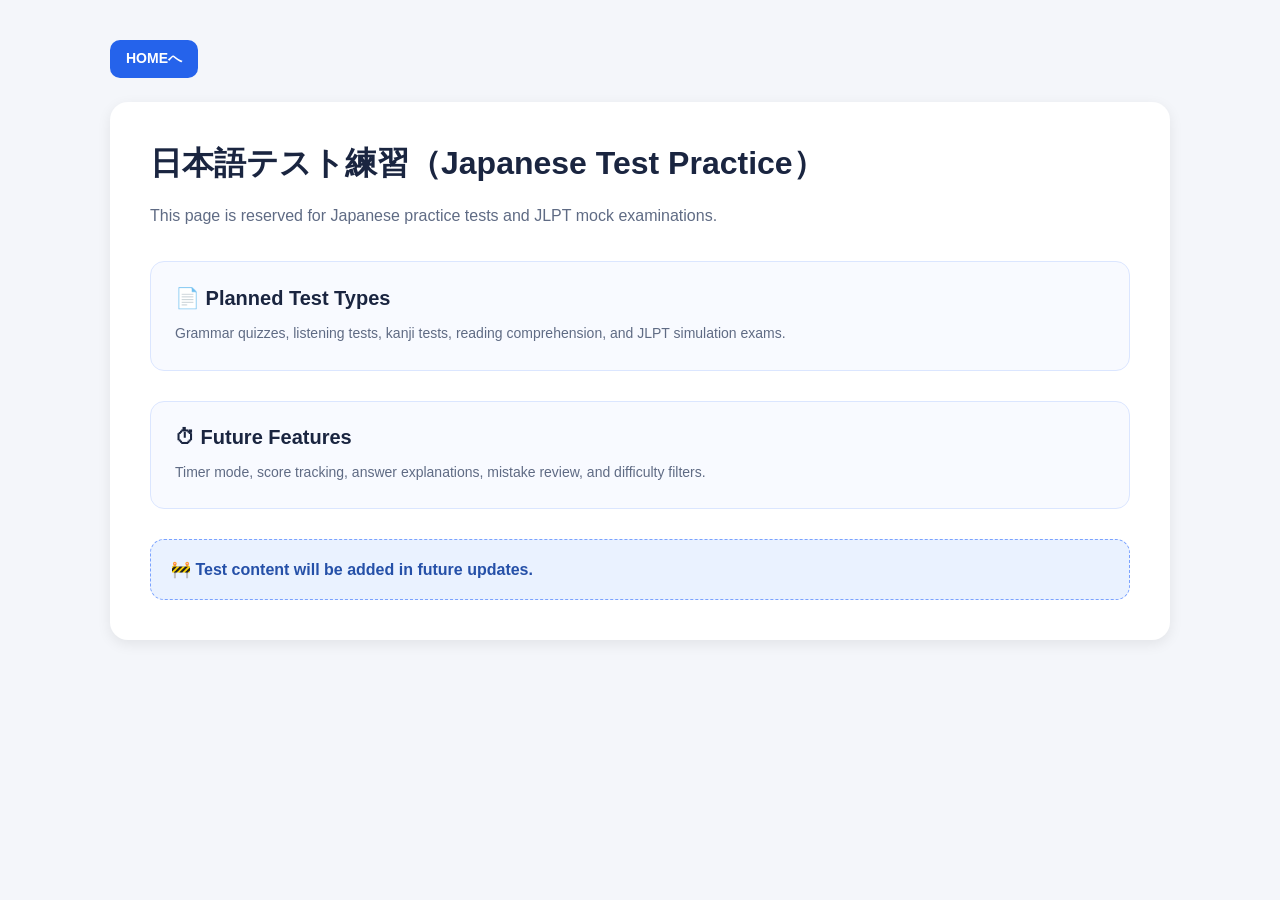
<file: JP_Study/jp_test_v1.html>
<!DOCTYPE html>
<html lang="ja">
<head>
  <meta charset="UTF-8" />
  <meta name="viewport" content="width=device-width, initial-scale=1.0" />
  <meta name="theme-color" content="#1a2540">
  <title>Japanese Test Practice</title>
  <link rel="stylesheet" href="../css/subpage.css" />
</head>

<body>

  <div class="container">

    <div class="top-bar">

      <a
        href="../index.html"
        class="home-btn"
      >
        HOMEへ
      </a>

    </div>

    <div class="card">

      <h1>日本語テスト練習（Japanese Test Practice）</h1>

      <p class="desc">
        This page is reserved for Japanese practice tests
        and JLPT mock examinations.
      </p>

      <div class="section">

        <h2>📄 Planned Test Types</h2>

        <p>
          Grammar quizzes, listening tests, kanji tests,
          reading comprehension, and JLPT simulation exams.
        </p>

      </div>

      <div class="section">

        <h2>⏱ Future Features</h2>

        <p>
          Timer mode, score tracking, answer explanations,
          mistake review, and difficulty filters.
        </p>

      </div>

      <div class="coming">
        🚧 Test content will be added in future updates.
      </div>

    </div>

  </div>

</body>
</html>
</file>
<file: css/index.css>
*{ margin:0; padding:0; box-sizing:border-box; }
body{ font-family: Arial, sans-serif; background:#f4f6fa; color:#1a1a28; min-height:100vh; }
.layout{ display:flex; min-height:100vh; }
/* Sidebar */
.sidebar{ width:280px; background:#1a2540; color:white; padding:24px 16px; box-shadow:2px 0 10px rgba(0,0,0,0.1); }
.logo{ font-size:22px; font-weight:bold; margin-bottom:32px; letter-spacing:0.5px; }
.menu{ display:flex; flex-direction:column; gap:10px; }
/* Parent menu */
.menu-group{ border-radius:12px; overflow:hidden; background:rgba(255,255,255,0.04); }
.menu-toggle{ width:100%; border:none; background:none; color:#ffffff; cursor:pointer; display:flex; justify-content:space-between; align-items:center; padding:14px 16px; font-size:15px; font-weight:600; transition:0.2s ease; }
.menu-toggle:hover{ background:rgba(255,255,255,0.08); }
.toggle-icon{ font-size:18px; font-weight:bold; }
/* Sub menu */
.submenu{ display:block; padding:10px; margin:0 8px 10px; background:rgba(255,255,255,0.10); border:1px solid rgba(255,255,255,0.14); border-radius:12px; backdrop-filter:blur(4px); }
.submenu a{ display:block; text-decoration:none; color:#dbe4ff; padding:12px 14px; border-radius:10px; font-size:14px; margin-bottom:6px; transition:all 0.2s ease; }
.submenu a:hover{ background:rgba(255,255,255,0.08); color:white; transform:translateX(4px); }
.submenu a.active{ background:#3b82f6; color:white; box-shadow: 0 0 0 1px rgba(255,255,255,0.08), 0 4px 10px rgba(37,99,235,0.35); }
/* Other menu */
.menu-link{ text-decoration:none; color:#dbe4ff; padding:14px 16px; border-radius:10px; font-size:15px; font-weight:500; transition:all 0.2s ease; }
.menu-link:hover{ background:rgba(255,255,255,0.08); color:white; transform:translateX(4px); }
/* Content */
.content{ flex:1; display:flex; justify-content:center; align-items:center; padding:40px; }
.welcome-card{ background:white; padding:40px; border-radius:16px; box-shadow:0 4px 14px rgba(0,0,0,0.08); width:100%; max-width:700px; }
.welcome-card h1{ font-size:32px; margin-bottom:16px; color:#1a2540; }
.welcome-card p{ color:#667788; line-height:1.7; font-size:16px; }
/* Mobile */
@media(max-width:768px){
  .layout{ flex-direction:column; }
  .sidebar{ width:100%; padding:16px; }
  .logo{ margin-bottom:18px; font-size:20px; }
  .content{ padding:20px; }
  .welcome-card{ padding:24px; }
  .welcome-card h1{ font-size:24px; }
  .welcome-card p{ font-size:14px; }
}
</file>
<file: css/grammar.css>
/* ══════════════════════════════════════════
   VARIABLES & RESET
══════════════════════════════════════════ */
:root {
  --n5c:#085041;--n5b:#e1f5ee;--n5br:#5ac49a;
  --n4c:#0C447C;--n4b:#ddeeff;--n4br:#5a9bd4;
  --n3c:#3C3489;--n3b:#EEEDFE;--n3br:#8880d8;
  --n2c:#7a4f1a;--n2b:#fdf3e3;--n2br:#c8943a;
  --n1c:#712B13;--n1b:#FAECE7;--n1br:#d4826a;
  --kec:#1a5c3a;--keb:#e3f5ec;--kebr:#4aaa78;
  --itc:#1a4a6c;--itb:#e3eef8;--itbr:#5a8ab8;
  --text:#1a1a28;--muted:#667788;--border:#dde5ee;
  --bg:#f4f6fa;--card:#ffffff;
  --hl:#0f6e3a;
  --jp:'Noto Serif JP',serif;
  --sans:'Noto Sans JP','IBM Plex Sans',sans-serif;
  --ui:'IBM Plex Sans',sans-serif;
}
*{box-sizing:border-box;margin:0;padding:0}
body{font-family:var(--ui);background:var(--bg);color:var(--text);font-size:14px;line-height:1.5}

/* ══════════════════════════════════════════
   TAB SYSTEM
══════════════════════════════════════════ */
.app-header{
  background:#1a2540;
  padding:16px 24px 0;
  position:sticky;top:0;z-index:100;
  box-shadow:0 2px 12px rgba(0,0,0,0.25);
}
.app-title{
  color:#fff;font-size:16px;font-weight:600;
  font-family:var(--jp);letter-spacing:0.03em;
  margin-bottom:10px;
  display:flex;align-items:center;gap:10px;
}
.app-title small{font-family:var(--ui);font-size:11px;color:#8a9ab8;font-weight:400}
.tab-bar{display:flex;gap:2px;overflow-x:auto;padding-bottom:0;scrollbar-width:none}
.tab-bar::-webkit-scrollbar{display:none}
.tab-btn{
  padding:8px 14px;border:none;background:transparent;
  color:#8a9ab8;cursor:pointer;font-family:var(--ui);
  font-size:12px;font-weight:500;white-space:nowrap;
  border-bottom:3px solid transparent;
  transition:all 0.15s;border-radius:4px 4px 0 0;
  display:flex;align-items:center;gap:6px;
}
.tab-btn:hover{color:#c0d0e8;background:rgba(255,255,255,0.06)}
.tab-btn.active{color:#fff;border-bottom-color:#5a9de8;background:rgba(255,255,255,0.1)}
.tab-dot{width:8px;height:8px;border-radius:50%;display:inline-block}
.tab-count{font-size:10px;opacity:0.7;background:rgba(255,255,255,0.15);padding:1px 5px;border-radius:10px}

/* ══════════════════════════════════════════
   CONTENT PANELS
══════════════════════════════════════════ */
.tab-panel{display:none;padding:20px 24px}
.tab-panel.active{display:block}

.panel-intro{
  background:var(--card);border-radius:8px;
  padding:14px 18px;margin-bottom:16px;
  border-left:4px solid var(--border);
  display:flex;align-items:center;gap:16px;
  box-shadow:0 1px 4px rgba(0,0,0,0.06);
}
.panel-intro-title{font-size:15px;font-weight:600;font-family:var(--jp)}
.panel-intro-desc{font-size:12px;color:var(--muted);margin-top:3px}
.panel-intro-count{
  margin-left:auto;text-align:center;
  background:var(--bg);border-radius:6px;
  padding:8px 14px;min-width:70px;
}
.panel-intro-count .num{font-size:22px;font-weight:700;line-height:1}
.panel-intro-count .lbl{font-size:10px;color:var(--muted);margin-top:2px}

/* ══════════════════════════════════════════
   SECTION HEADERS
══════════════════════════════════════════ */
.sh{
  font-size:11px;font-weight:600;letter-spacing:0.08em;
  text-transform:uppercase;padding:6px 12px;
  border-radius:4px;margin:14px 0 0;
  display:flex;align-items:center;gap:8px;
}
.sh-n5{color:var(--n5c);background:var(--n5b);border-left:3px solid var(--n5br)}
.sh-n4{color:var(--n4c);background:var(--n4b);border-left:3px solid var(--n4br)}
.sh-n3{color:var(--n3c);background:var(--n3b);border-left:3px solid var(--n3br)}
.sh-n2{color:var(--n2c);background:var(--n2b);border-left:3px solid var(--n2br)}
.sh-n1{color:var(--n1c);background:var(--n1b);border-left:3px solid var(--n1br)}
.sh-ke{color:var(--kec);background:var(--keb);border-left:3px solid var(--kebr)}
.sh-it{color:var(--itc);background:var(--itb);border-left:3px solid var(--itbr)}
.sh-cnt{margin-left:auto;font-size:10px;opacity:0.8}

/* ══════════════════════════════════════════
   TABLE
══════════════════════════════════════════ */
.gt{width:100%;border-collapse:collapse;margin-top:4px;background:var(--card);border-radius:6px;overflow:hidden;box-shadow:0 1px 4px rgba(0,0,0,0.06)}
.gt thead tr{background:#f0f4fa}
.gt th{font-family:var(--ui);font-size:10.5px;font-weight:600;letter-spacing:0.06em;text-transform:uppercase;color:var(--muted);padding:8px 10px;text-align:left;border-bottom:1.5px solid var(--border)}
.gt td{font-size:12px;padding:8px 10px;vertical-align:top;border-bottom:0.5px solid #edf1f7;line-height:1.5}
.gt tr:last-child td{border-bottom:none}
.gt tr:nth-child(even) td{background:#fafbfd}
.gt tr:hover td{background:#f0f5ff}
.num{color:var(--muted);font-size:11px;text-align:center;width:32px}
.pat{font-family:var(--jp);font-size:13px;font-weight:500;line-height:1.4}
.conj{font-family:var(--jp);font-size:11px;color:var(--muted);line-height:1.6}
.mean{font-size:12px;font-weight:500}
.ex-jp{font-family:var(--jp);font-size:11.5px;color:var(--text);line-height:1.6}
.ex-jp .hl{color:var(--hl);font-weight:600}
.ex-vn{font-size:10.5px;color:var(--muted);font-style:italic;margin-top:2px;line-height:1.4}
.note{font-size:11px;color:#4a3828;line-height:1.55}
.note .diff{font-size:10px;color:#2a4a6a;background:#eef4fb;border:0.5px solid #b0c8e0;border-radius:2px;padding:2px 5px;margin-top:3px;display:block}
.note .warn{font-size:10px;color:#7a1a1a;background:#fdf0f0;border:0.5px solid #e8b0b0;border-radius:2px;padding:2px 5px;margin-top:3px;display:block}

/* Level badges */
.lv{display:inline-block;font-size:9.5px;padding:1px 5px;border-radius:3px;font-weight:600;vertical-align:middle;margin-left:4px;font-family:var(--ui)}
.lv-n5{background:var(--n5b);color:var(--n5c)}
.lv-n4{background:var(--n4b);color:var(--n4c)}
.lv-n3{background:var(--n3b);color:var(--n3c)}
.lv-n2{background:var(--n2b);color:var(--n2c)}
.lv-n1{background:var(--n1b);color:var(--n1c)}
.lv-ke{background:var(--keb);color:var(--kec)}
.lv-it{background:var(--itb);color:var(--itc)}

/* Col widths */
.cw-num{width:36px}
.cw-pat{width:18%}
.cw-conj{width:18%}
.cw-mean{width:13%}
.cw-ex{width:27%}
.cw-note{width:24%}

/* ══════════════════════════════════════════
   PRINT STYLES
══════════════════════════════════════════ */
@media print {
  .app-header,.tab-bar,.tab-btn,.no-print{display:none!important}
  .tab-panel{display:block!important;padding:0!important}
  .tab-panel:not(.active){page-break-before:always}
  body{background:#fff;font-size:10pt}
  .gt td{font-size:9pt;padding:5px 6px}
  .gt th{font-size:8.5pt;padding:5px 6px}
  .ex-jp{font-size:9pt}
  .note{font-size:8.5pt}
  .panel-intro{page-break-after:avoid}
  .sh{page-break-after:avoid}
  .gt tr{page-break-inside:avoid}
  @page{size:A4;margin:12mm 10mm}
}
.print-btn{
  position:fixed;bottom:20px;right:20px;
  background:#1a2540;color:#fff;border:none;
  padding:10px 18px;border-radius:6px;cursor:pointer;
  font-family:var(--ui);font-size:13px;font-weight:500;
  box-shadow:0 4px 14px rgba(0,0,0,0.3);z-index:200;
  transition:transform 0.1s;
}
.print-btn:hover{transform:translateY(-1px)}
/* ══════════════════════════════════════════
   MOBILE RESPONSIVE
══════════════════════════════════════════ */

html {
  -webkit-text-size-adjust: 100%;
  scroll-behavior: smooth;
}

body {
  overflow-x: hidden;
}

/* Mobile */
@media screen and (max-width: 768px) {

  body{
    font-size:13px;
    line-height:1.45;
  }

  /* Header */
  .app-header{
    padding:12px 12px 0;
  }

  .app-title{
    font-size:14px;
    line-height:1.4;
    flex-direction:column;
    align-items:flex-start;
    gap:4px;
  }

  .app-title small{
    font-size:10px;
    line-height:1.4;
  }

  /* Tabs */
  .tab-bar{
    overflow-x:auto;
    -webkit-overflow-scrolling:touch;
    padding-bottom:2px;
  }

  .tab-btn{
    font-size:11px;
    padding:10px 12px;
    min-height:44px;
    flex-shrink:0;
  }

  .tab-count{
    font-size:9px;
  }

  /* Panel */
  .tab-panel{
    padding:12px;
  }

  .panel-intro{
    flex-direction:column;
    align-items:flex-start;
    gap:10px;
    padding:12px;
  }

  .panel-intro-title{
    font-size:14px;
  }

  .panel-intro-desc{
    font-size:11px;
  }

  .panel-intro-count{
    margin-left:0;
    width:100%;
  }

  /* Section header */
  .sh{
    font-size:10px;
    line-height:1.4;
    padding:8px 10px;
    flex-wrap:wrap;
  }

  /* TABLE RESPONSIVE */
  .gt{
    display:block;
    overflow-x:auto;
    white-space:nowrap;
    -webkit-overflow-scrolling:touch;
    border-radius:8px;
  }

  .gt table{
    min-width:900px;
  }

  .gt th{
    font-size:10px;
    padding:8px;
  }

  .gt td{
    font-size:11px;
    padding:8px;
    vertical-align:top;
  }

  .pat{
    font-size:12px;
  }

  .conj{
    font-size:10px;
  }

  .mean{
    font-size:11px;
  }

  .ex-jp{
    font-size:11px;
    line-height:1.6;
  }

  .ex-vn{
    font-size:10px;
  }

  .note{
    font-size:10px;
    line-height:1.5;
  }

  .note .diff,
  .note .warn{
    font-size:9px;
  }

  .lv{
    font-size:8px;
    padding:1px 4px;
  }

  /* Print button */
  .print-btn{
    right:12px;
    bottom:12px;
    padding:10px 14px;
    font-size:12px;
  }
}

/* Small phones */
@media screen and (max-width: 480px){

  .app-title{
    font-size:13px;
  }

  .tab-btn{
    padding:9px 10px;
    font-size:10px;
  }

  .tab-panel{
    padding:10px;
  }

  .panel-intro{
    padding:10px;
  }

  .gt td{
    padding:7px;
  }

  .gt th{
    padding:7px;
  }
}

/* HOME BUTTON */

.home-link{
  display:inline-flex;
  align-items:center;
  justify-content:center;
  text-decoration:none;

  background:#2563eb;
  color:#fff;

  padding:6px 12px;
  border-radius:8px;

  font-size:12px;
  font-weight:600;

  margin-right:12px;

  transition:all 0.2s ease;
}

.home-link:hover{
  background:#1d4ed8;
}

/* Mobile */
@media screen and (max-width:768px){

  .home-link{
    font-size:11px;
    padding:5px 10px;
    margin-right:8px;
  }
}
</file>
<file: css/subpage.css>
*{ margin:0; padding:0; box-sizing:border-box; }
body{ font-family:Arial, sans-serif; background:#f4f6fa; color:#1a1a28; min-height:100vh; }
.container{ max-width:1100px; margin:0 auto; padding:40px 20px; }
.top-bar{ margin-bottom:24px; }
.home-btn{ display:inline-flex; align-items:center; justify-content:center; text-decoration:none; background:#2563eb; color:#fff; padding:10px 16px; border-radius:10px; font-size:14px; font-weight:600; transition:0.2s ease; }
.home-btn:hover{ background:#1d4ed8; }
.card{ background:white; border-radius:18px; padding:40px; box-shadow:0 4px 14px rgba(0,0,0,0.08); }
h1{ font-size:32px; color:#1a2540; margin-bottom:16px; }
.desc{ color:#5f6b84; line-height:1.8; font-size:16px; margin-bottom:30px; }
.section{ margin-top:30px; padding:24px; border-radius:14px; background:#f8faff; border:1px solid #dbe6ff; }
.section h2{ color:#1a2540; margin-bottom:12px; font-size:20px; }
.section p{ color:#5f6b84; line-height:1.7; font-size:14px; }
.coming{ margin-top:30px; background:#eaf2ff; border:1px dashed #7aa2ff; padding:20px; border-radius:14px; color:#2550a8; font-weight:600; }

/* Dành riêng cho trang Convert2MD */
.feature-grid{ display:grid; grid-template-columns:repeat(auto-fit,minmax(260px,1fr)); gap:20px; }
.feature-card{ background:#f8faff; border:1px solid #dbe6ff; border-radius:14px; padding:24px; }
.feature-card h2{ color:#1a2540; margin-bottom:12px; font-size:20px; }
.feature-card p{ color:#5f6b84; line-height:1.7; font-size:14px; }
.code-block{ margin-top:28px; background:#1a2540; color:#dbe4ff; padding:20px; border-radius:14px; overflow:auto; font-size:13px; line-height:1.7; }

/* Mobile */
@media(max-width:768px){
  .container{ padding:12px 10px; }
  .card{ padding:18px 14px; }
  h1{ font-size:24px; }
  .desc{ font-size:14px; }
  .section{ padding:18px; }
  .section h2{ font-size:18px; }
  .feature-card{ padding:18px; }
}
</file>
<file: css/kotoba.css>
/* =====================================================
   kotoba.css — Styles for jp_kotoba_v1.html
   ===================================================== */
@import url('https://fonts.googleapis.com/css2?family=Noto+Sans+JP:wght@400;500;700&display=swap');

body { font-family: 'Noto Sans JP', Arial, sans-serif; }

/* ── Category Tabs ─────────────────────────────────── */
.cat-bar {
  display: flex;
  gap: 10px;
  flex-wrap: wrap;
  margin-bottom: 24px;
}

.cat-btn {
  display: inline-flex;
  align-items: center;
  gap: 8px;
  padding: 10px 18px;
  border-radius: 24px;
  border: 2px solid #dbe6ff;
  background: white;
  color: #3a4a6b;
  font-size: 14px;
  font-weight: 600;
  cursor: pointer;
  transition: 0.2s ease;
}
.cat-btn:hover            { border-color: #2563eb; color: #2563eb; background: #eef4ff; }
.cat-btn.active           { background: #2563eb; color: white; border-color: #2563eb; box-shadow: 0 4px 12px rgba(37,99,235,0.25); }
.cat-btn .badge           { font-size: 11px; padding: 2px 7px; border-radius: 20px; font-weight: 700; }
.cat-btn.active .badge    { background: rgba(255,255,255,0.3); color: white; }
.cat-btn:not(.active) .badge { background: #e8efff; color: #2563eb; }

/* ── Toolbar ───────────────────────────────────────── */
.toolbar {
  display: flex;
  align-items: center;
  justify-content: space-between;
  flex-wrap: wrap;
  gap: 10px;
  margin-bottom: 18px;
}
.toolbar-left { display: flex; gap: 8px; align-items: center; flex-wrap: wrap; }
.info-text    { color: #5f6b84; font-size: 13px; }

.sync-status {
  font-size: 12px;
  padding: 4px 10px;
  border-radius: 8px;
  display: inline-flex;
  align-items: center;
  gap: 5px;
  font-weight: 600;
}
.sync-status.ok   { background: #d1fae5; color: #065f46; }
.sync-status.err  { background: #fee2e2; color: #991b1b; }
.sync-status.load { background: #fef3c7; color: #92400e; }

.btn-add {
  display: inline-flex;
  align-items: center;
  gap: 6px;
  background: #10b981;
  color: white;
  border: none;
  padding: 9px 16px;
  border-radius: 10px;
  font-size: 13px;
  font-weight: 600;
  cursor: pointer;
  transition: 0.2s ease;
}
.btn-add:hover    { background: #059669; }
.btn-add:disabled { background: #9ca3af; cursor: not-allowed; }

.btn-quiz-toggle {
  display: inline-flex;
  align-items: center;
  gap: 6px;
  background: #f59e0b;
  color: white;
  border: none;
  padding: 9px 16px;
  border-radius: 10px;
  font-size: 13px;
  font-weight: 600;
  cursor: pointer;
  transition: 0.2s ease;
}
.btn-quiz-toggle:hover { background: #d97706; }
.btn-quiz-toggle.off   { background: #e5e7eb; color: #6b7280; }

/* ── Table ─────────────────────────────────────────── */
.table-wrap { overflow-x: auto; border-radius: 14px; border: 1px solid #dbe6ff; }

table                { width: 100%; border-collapse: collapse; background: white; }
thead                { background: #1a2540; color: white; }
thead th             { padding: 14px 16px; text-align: left; font-size: 13px; font-weight: 600; letter-spacing: 0.4px; }
tbody tr             { border-bottom: 1px solid #f0f4ff; transition: background 0.15s; }
tbody tr:last-child  { border-bottom: none; }
tbody tr:hover       { background: #f8fbff; }
tbody td             { padding: 14px 16px; font-size: 14px; vertical-align: middle; }

td.num     { color: #9ca3af; font-size: 12px; width: 36px; }
td.kanji   { font-size: 14px; font-weight: 700; color: #1a2540; }
td.reading { color: #2563eb; font-size: 15px; }
td.meaning { color: #374151; }
td.note    { color: #9ca3af; font-size: 12px; font-style: italic; }

.user-badge {
  font-size: 10px;
  background: #d1fae5;
  color: #065f46;
  padding: 2px 6px;
  border-radius: 6px;
  margin-left: 6px;
  vertical-align: middle;
}

.del-btn {
  background: none;
  border: none;
  cursor: pointer;
  color: #fca5a5;
  font-size: 14px;
  padding: 4px 6px;
  border-radius: 6px;
  transition: 0.15s;
  opacity: 0.5;
}
.del-btn:hover { background: #fee2e2; color: #dc2626; opacity: 1; }

/* ── Quiz ──────────────────────────────────────────── */
.quiz-cell    { display: flex; flex-direction: column; gap: 6px; }
.quiz-options { display: flex; gap: 6px; flex-wrap: wrap; }

.quiz-opt {
  padding: 5px 12px;
  border-radius: 8px;
  border: 1.5px solid #dbe6ff;
  background: white;
  color: #3a4a6b;
  font-size: 13px;
  cursor: pointer;
  transition: 0.15s ease;
}
.quiz-opt:hover:not(.disabled) { border-color: #2563eb; background: #eef4ff; color: #2563eb; }
.quiz-opt.correct  { background: #d1fae5; border-color: #10b981; color: #065f46; font-weight: 700; }
.quiz-opt.wrong    { background: #fee2e2; border-color: #ef4444; color: #991b1b; text-decoration: line-through; }
.quiz-opt.disabled { cursor: default; }

.quiz-hint { font-size: 11px; font-weight: 600; }

/* ── Pagination ────────────────────────────────────── */
.pagination { display: flex; gap: 6px; justify-content: center; margin-top: 20px; flex-wrap: wrap; }

.page-btn {
  width: 36px;
  height: 36px;
  display: inline-flex;
  align-items: center;
  justify-content: center;
  border-radius: 8px;
  border: 1.5px solid #dbe6ff;
  background: white;
  color: #3a4a6b;
  font-size: 13px;
  font-weight: 600;
  cursor: pointer;
  transition: 0.15s ease;
}
.page-btn:hover   { border-color: #2563eb; color: #2563eb; }
.page-btn.active  { background: #2563eb; color: white; border-color: #2563eb; }
.page-btn.disabled { opacity: 0.4; pointer-events: none; }

/* ── Modal ─────────────────────────────────────────── */
.modal-overlay {
  display: none;
  position: fixed;
  inset: 0;
  background: rgba(10,15,35,0.55);
  backdrop-filter: blur(4px);
  z-index: 1000;
  align-items: center;
  justify-content: center;
}
.modal-overlay.show { display: flex; }

.modal {
  background: white;
  border-radius: 20px;
  padding: 36px;
  width: 100%;
  max-width: 480px;
  box-shadow: 0 20px 60px rgba(0,0,0,0.2);
  animation: modalIn 0.25s ease;
}
@keyframes modalIn {
  from { opacity: 0; transform: scale(0.92) translateY(12px); }
  to   { opacity: 1; transform: none; }
}

.modal h2   { font-size: 20px; color: #1a2540; margin-bottom: 6px; }
.modal-note { font-size: 12px; color: #9ca3af; margin-bottom: 20px; }
.modal-note strong { color: #2563eb; }

.form-group { margin-bottom: 16px; }
.form-group label {
  display: block;
  font-size: 12px;
  font-weight: 700;
  color: #5f6b84;
  margin-bottom: 6px;
  text-transform: uppercase;
  letter-spacing: 0.5px;
}
.form-group input,
.form-group select,
.form-group textarea {
  width: 100%;
  padding: 10px 14px;
  border: 1.5px solid #dbe6ff;
  border-radius: 10px;
  font-size: 14px;
  color: #1a2540;
  outline: none;
  transition: 0.15s ease;
  font-family: inherit;
}
.form-group input:focus,
.form-group select:focus,
.form-group textarea:focus { border-color: #2563eb; }
.form-group textarea { resize: vertical; min-height: 70px; }

.modal-actions { display: flex; gap: 10px; justify-content: flex-end; margin-top: 24px; }

.btn-cancel {
  padding: 10px 20px;
  border-radius: 10px;
  border: 1.5px solid #dbe6ff;
  background: white;
  color: #5f6b84;
  font-size: 14px;
  font-weight: 600;
  cursor: pointer;
}
.btn-cancel:hover { background: #f4f6fa; }

.btn-save {
  padding: 10px 20px;
  border-radius: 10px;
  border: none;
  background: #2563eb;
  color: white;
  font-size: 14px;
  font-weight: 600;
  cursor: pointer;
  min-width: 110px;
}
.btn-save:hover    { background: #1d4ed8; }
.btn-save:disabled { background: #9ca3af; cursor: not-allowed; }

/* ── Misc ──────────────────────────────────────────── */
.empty { text-align: center; padding: 40px; color: #9ca3af; font-size: 14px; }

.config-banner {
  background: #fff7ed;
  border: 1px solid #fed7aa;
  border-radius: 12px;
  padding: 16px 20px;
  margin-bottom: 20px;
  font-size: 13px;
  color: #9a3412;
  display: none;
  line-height: 1.7;
}
.config-banner.show { display: block; }
.config-banner code {
  background: #fef3c7;
  padding: 2px 6px;
  border-radius: 4px;
  font-size: 12px;
  font-family: monospace;
}

@keyframes pulse { 0%,100%{ opacity: 1; } 50%{ opacity: 0.4; } }
.skeleton {
  background: #e8efff;
  border-radius: 6px;
  display: inline-block;
  animation: pulse 1.5s infinite;
}

/* ── Tablet ─────────────────────────────────────────── */
@media (max-width: 900px) {
  /* Ẩn cột Ghi chú trên tablet */
  thead th:nth-child(5),
  tbody td:nth-child(5) { display: none; }
}

/* ── Mobile ─────────────────────────────────────────── */
@media (max-width: 768px) {
  /* Ẩn thêm cột × (delete) */
  thead th:nth-child(6),
  tbody td:nth-child(6) { display: none; }

  /* Cat bar: scroll ngang thay vì wrap xuống dòng */
  .cat-bar {
    flex-wrap: nowrap;
    overflow-x: auto;
    -webkit-overflow-scrolling: touch;
    padding-bottom: 6px;
    gap: 8px;
    /* ẩn scrollbar nhưng vẫn scroll được */
    scrollbar-width: none;
  }
  .cat-bar::-webkit-scrollbar { display: none; }

  /* Cat button nhỏ hơn để fit ngang */
  .cat-btn {
    padding: 8px 12px;
    font-size: 12px;
    white-space: nowrap;
    flex-shrink: 0;
  }
  .cat-btn .badge { font-size: 10px; padding: 1px 5px; }

  /* Toolbar stack dọc, full width */
  .toolbar {
    flex-direction: column;
    align-items: stretch;
    gap: 8px;
  }
  .toolbar-left {
    flex-wrap: wrap;
    gap: 6px;
  }
  .btn-add,
  .btn-quiz-toggle {
    width: 100%;
    justify-content: center;
    padding: 10px;
  }

  /* Table: cell nhỏ lại */
  tbody td     { padding: 10px 10px; font-size: 13px; }
  thead th     { padding: 10px 10px; font-size: 12px; }
  td.kanji     { font-size: 13px; }
  td.reading   { font-size: 13px; }

  /* Quiz options: wrap tốt hơn */
  .quiz-options { gap: 5px; }
  .quiz-opt     { padding: 5px 9px; font-size: 12px; }

  /* Pagination nhỏ lại */
  .page-btn { width: 32px; height: 32px; font-size: 12px; }
}

/* ── Small phones (≤480px) ──────────────────────────── */
@media (max-width: 480px) {
  /* Chỉ còn # | 漢字 | Quiz | Nghĩa — bỏ hết còn lại */
  thead th:nth-child(1),
  tbody td:nth-child(1) { width: 28px; padding: 8px 6px; }

  tbody td { padding: 9px 8px; }
  thead th { padding: 9px 8px; }

  /* Quiz options xuống dòng từng cái */
  .quiz-options { flex-direction: column; gap: 4px; }
  .quiz-opt     { width: 100%; text-align: center; }

  /* Modal full screen */
  .modal {
    padding: 24px 20px;
    border-radius: 14px 14px 0 0;
    position: fixed;
    bottom: 0; left: 0; right: 0;
    max-width: 100%;
    margin: 0;
    animation: slideUp 0.25s ease;
  }
  @keyframes slideUp {
    from { transform: translateY(100%); opacity: 0; }
    to   { transform: translateY(0);    opacity: 1; }
  }
}
</file>
